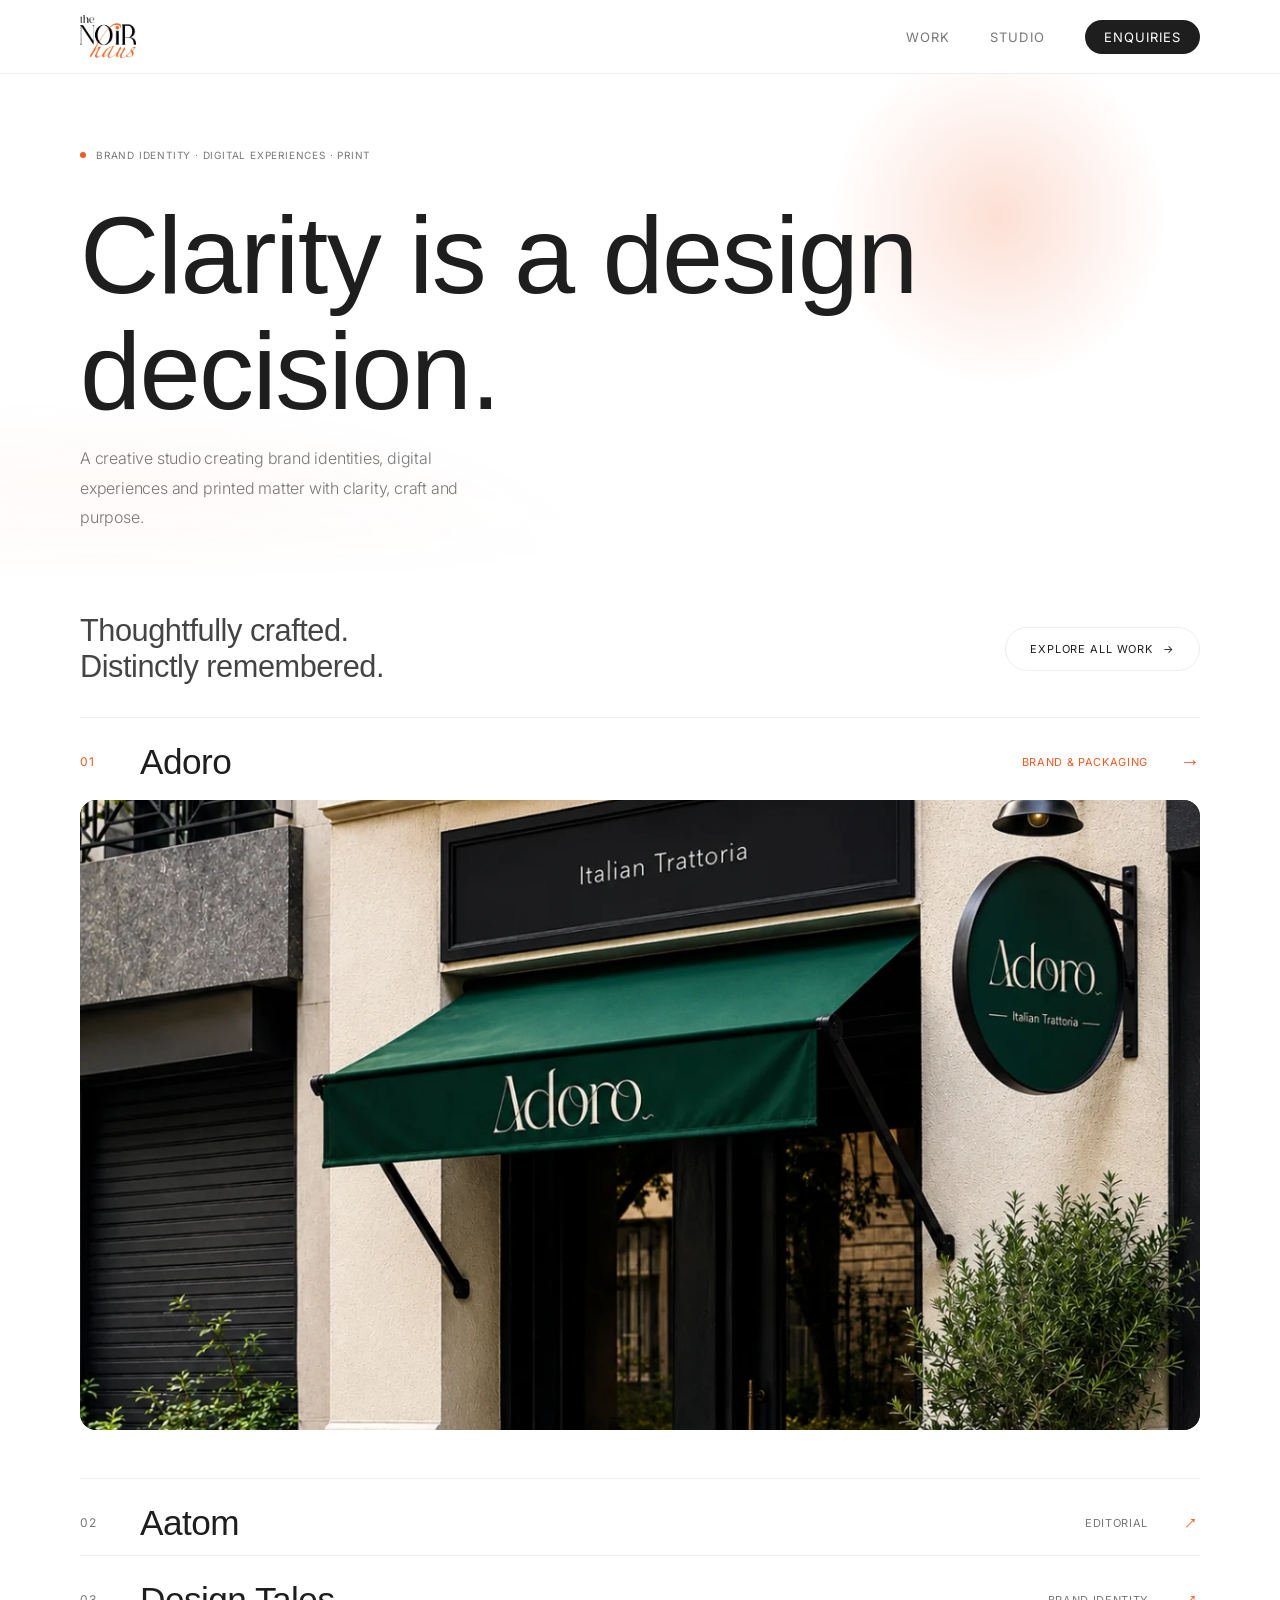
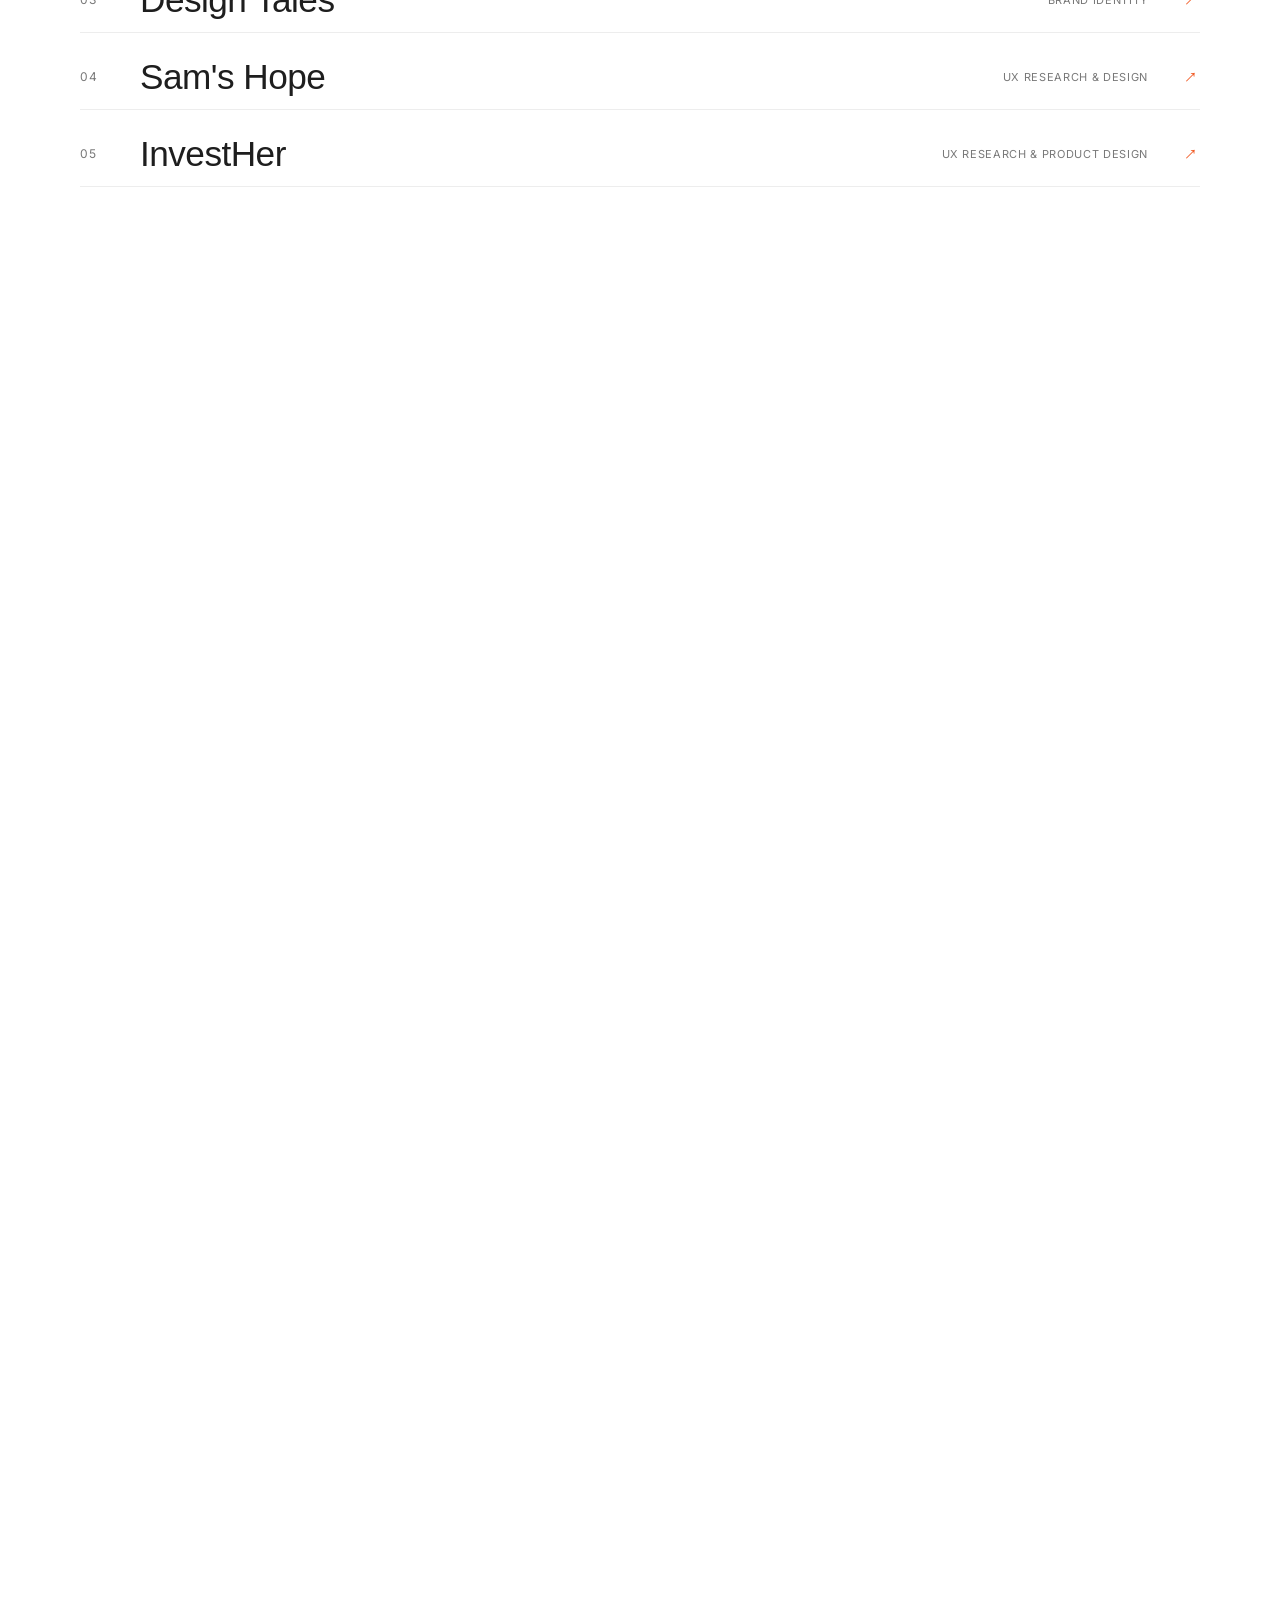
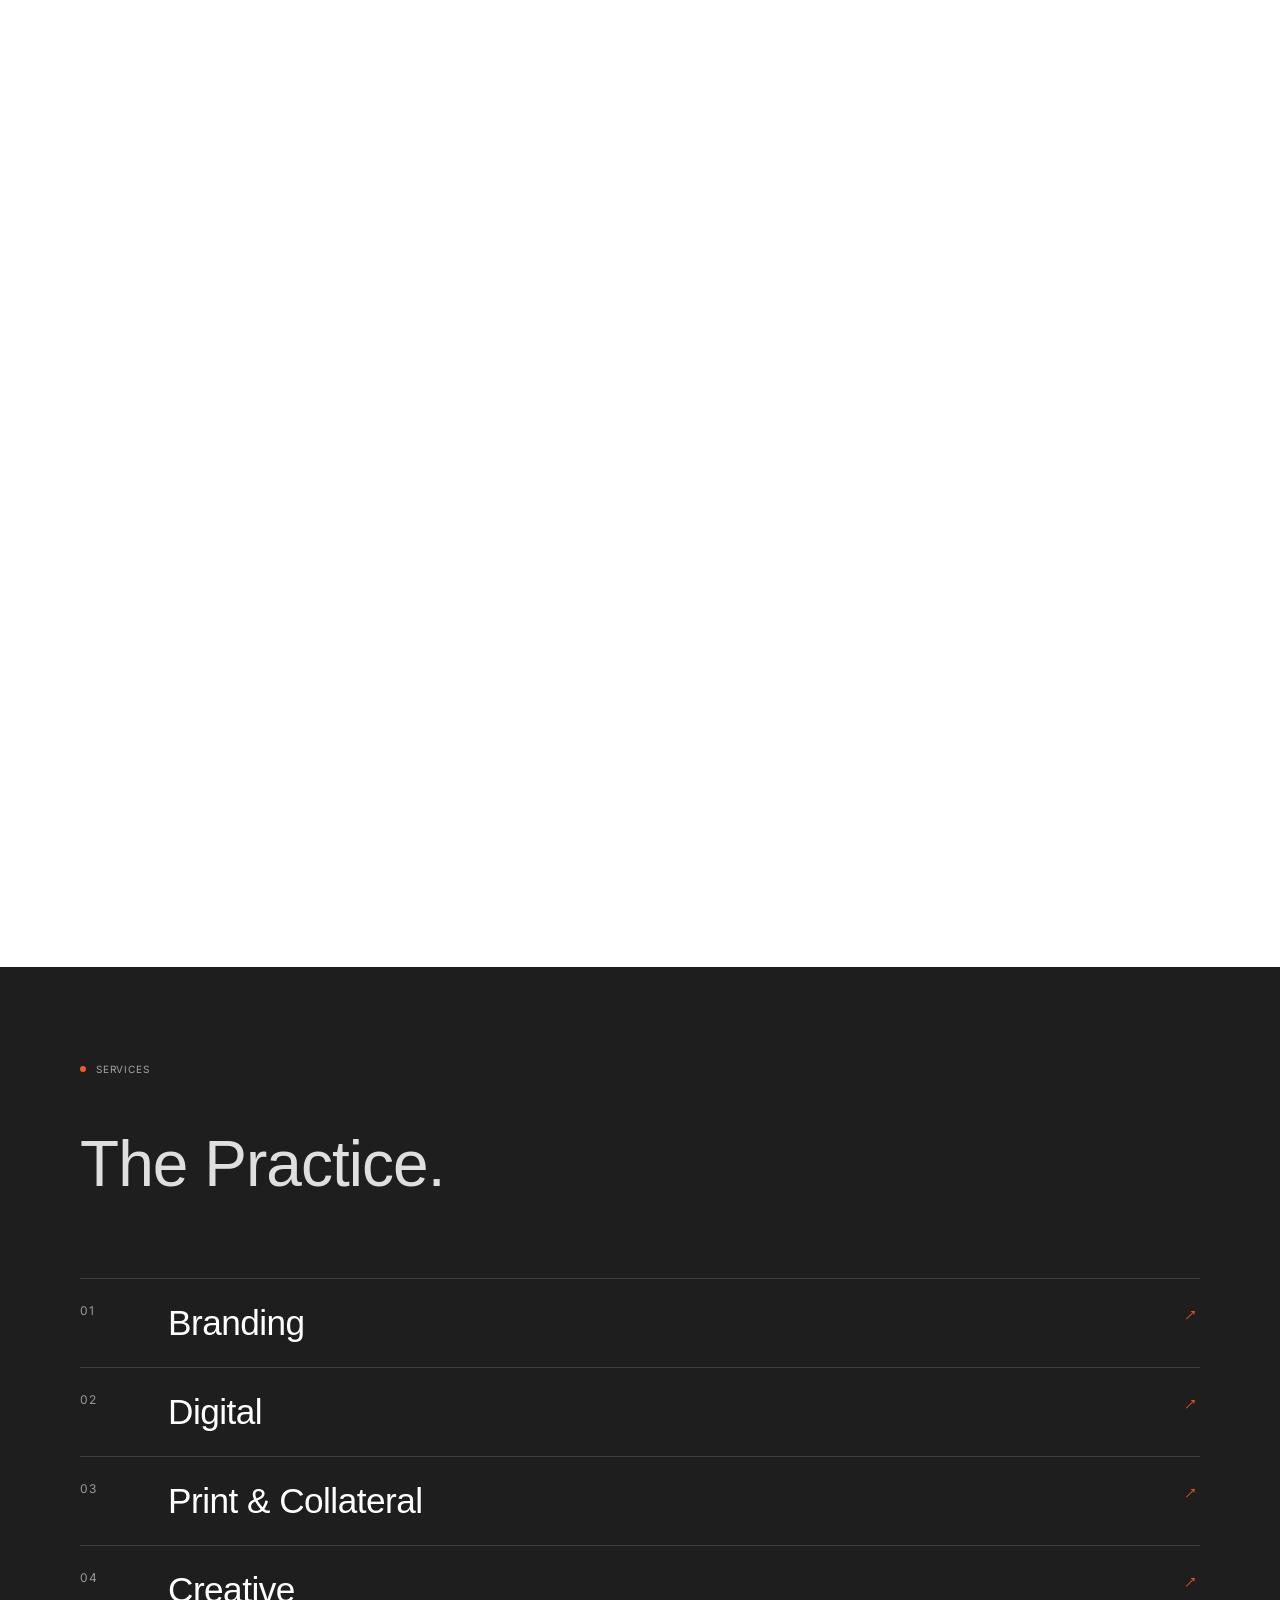
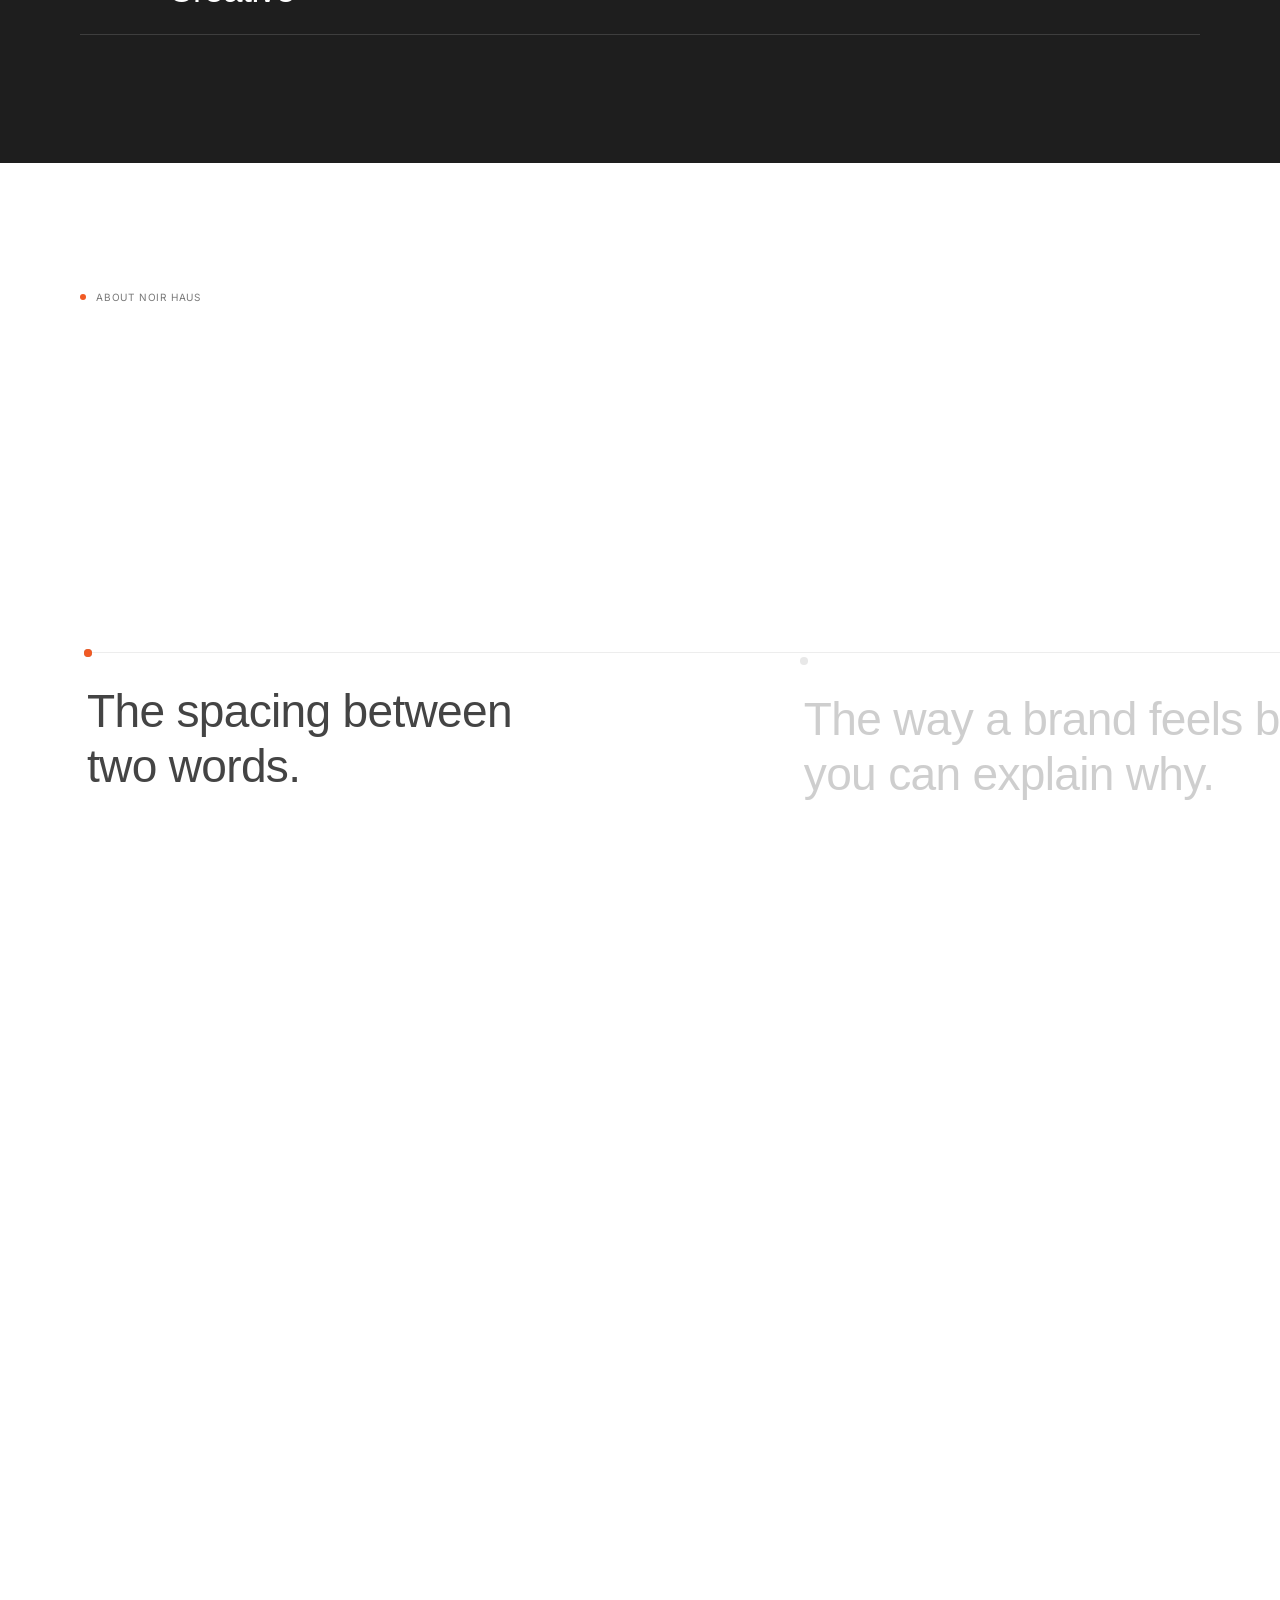
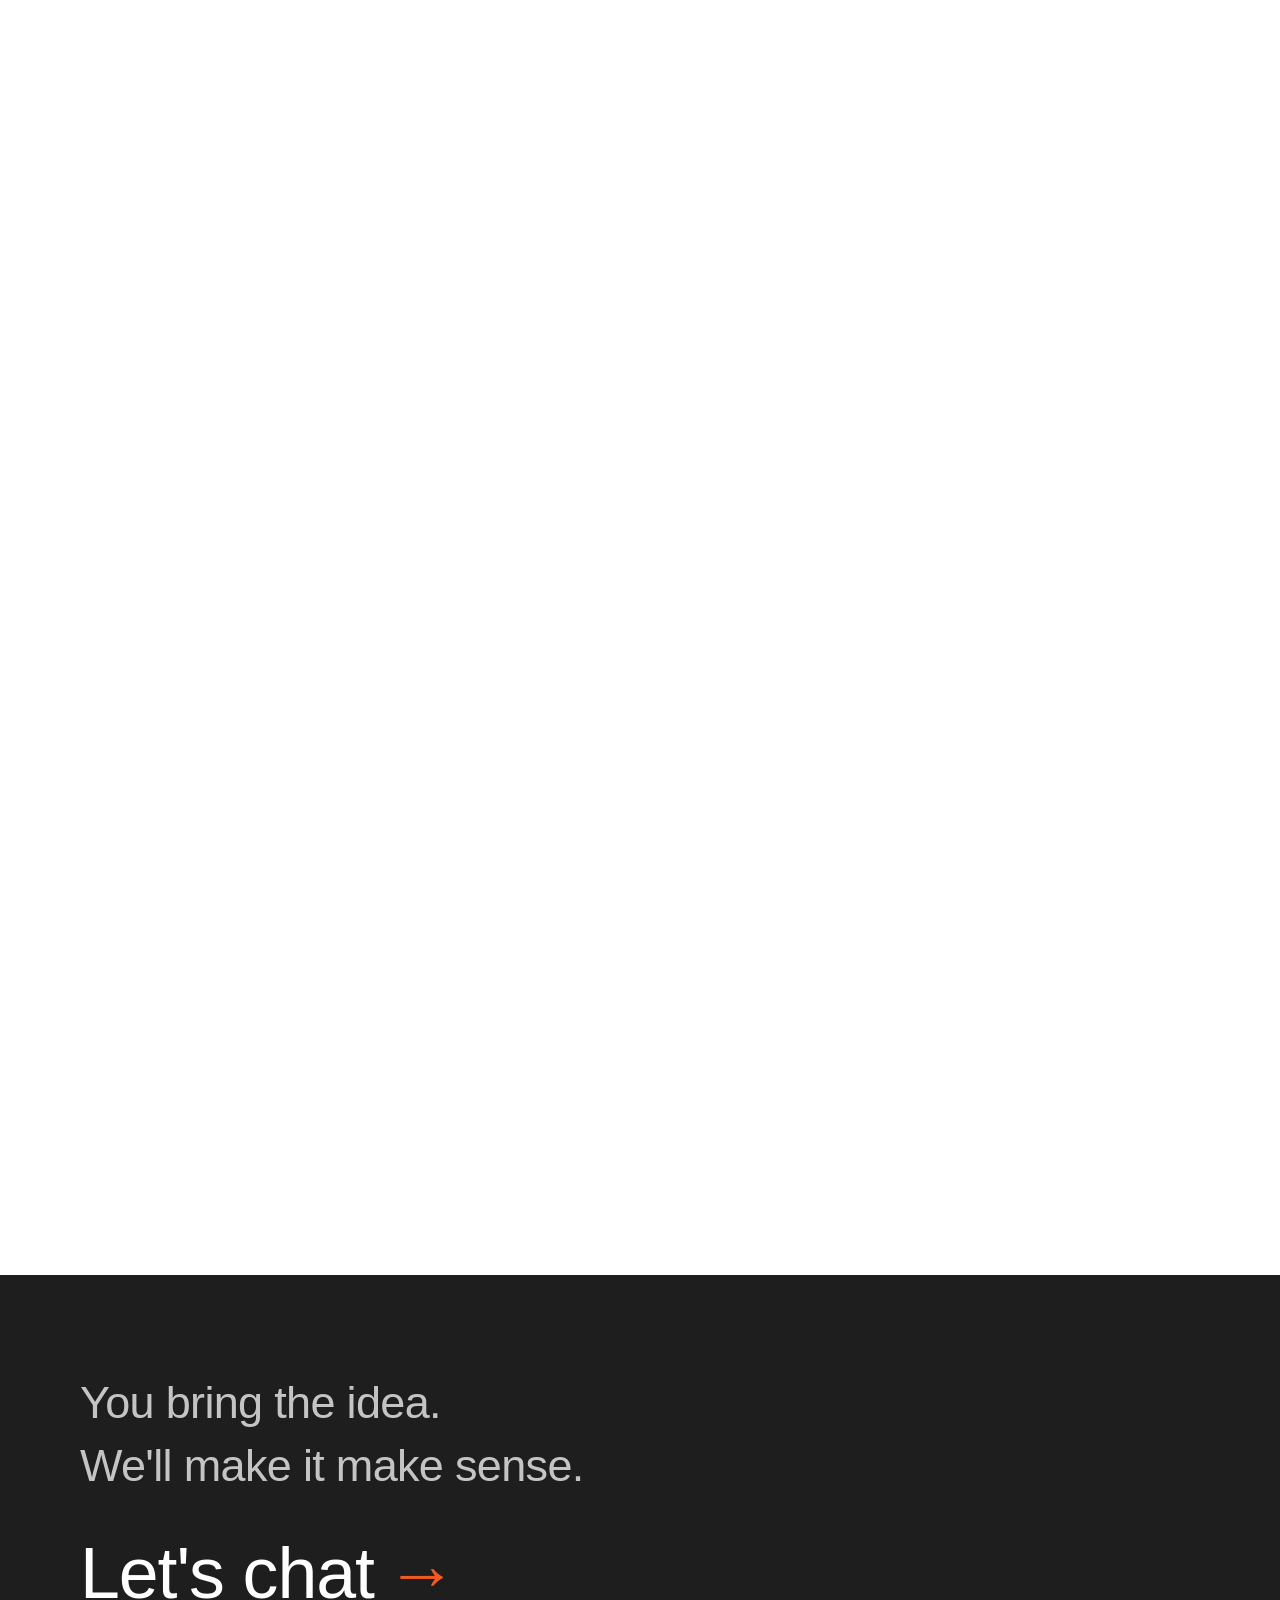
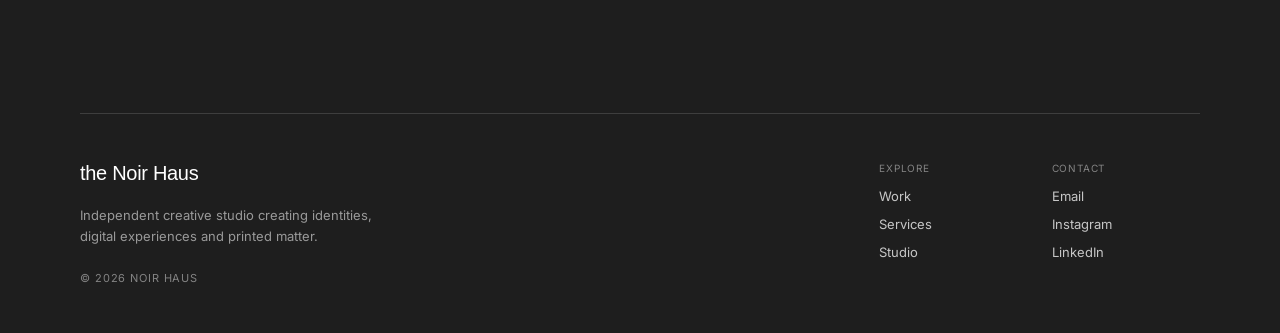
<file: project/index.html>
<!DOCTYPE html>
<html lang="en">
<head>
<meta charset="UTF-8">
<meta name="viewport" content="width=device-width, initial-scale=1">
<title>The Noir Haus — Homepage Hero</title>
<link rel="stylesheet" href="_ds/the-noir-haus-design-system-ba36cd91-7f9a-45d4-92bb-fae37fb37674/tokens/colors.css">
<link rel="stylesheet" href="_ds/the-noir-haus-design-system-ba36cd91-7f9a-45d4-92bb-fae37fb37674/tokens/typography.css">
<link rel="stylesheet" href="_ds/the-noir-haus-design-system-ba36cd91-7f9a-45d4-92bb-fae37fb37674/tokens/spacing.css">
<link rel="stylesheet" href="_ds/the-noir-haus-design-system-ba36cd91-7f9a-45d4-92bb-fae37fb37674/tokens/effects.css">
<style>
*{box-sizing:border-box;margin:0;padding:0}
html,body{background:var(--bg-page);color:var(--text-primary);font-family:var(--font-sans)}
body{min-height:100vh;display:flex;flex-direction:column;position:relative;overflow-x:hidden}
main.hero{position:relative;overflow:hidden;isolation:isolate}
main.hero::before{content:"";position:absolute;inset:0;z-index:-1;pointer-events:none;background:radial-gradient(circle 260px at var(--mx,78%) var(--my,28%),color-mix(in oklch,var(--accent) 19%,transparent) 0%,transparent 65%),radial-gradient(55% 45% at 8% 95%,color-mix(in oklch,var(--accent) 5%,transparent) 0%,transparent 70%);transition:background-position .3s ease-out;-webkit-mask-image:linear-gradient(to bottom,#000 0,#000 calc(100% - 110px),transparent 100%);mask-image:linear-gradient(to bottom,#000 0,#000 calc(100% - 110px),transparent 100%)}
header.site,main.hero{position:relative;z-index:1}
a{color:inherit;text-decoration:none}
.grid{display:grid;grid-template-columns:repeat(12,1fr);gap:var(--space-5);max-width:var(--container-max);width:100%;margin:0 auto;padding:0 60px}
@keyframes reveal{from{opacity:0;transform:translateY(8px)}to{opacity:1;transform:translateY(0)}}
.reveal{opacity:0;animation:reveal .6s cubic-bezier(.16,.8,.24,1) forwards}

header.site{padding:14px 0;border-bottom:1px solid var(--border-subtle);position:sticky;top:0;background:var(--bg-page);z-index:30;transform:translateY(0);transition:transform .5s cubic-bezier(.16,.8,.24,1)}
header.site.nav-hidden{transform:translateY(-100%)}
header.site .grid{align-items:center}
.logo{grid-column:1 / 5;display:flex;align-items:center}
.logo img{height:57px;width:auto;display:block}
nav.primary{grid-column:9 / 13;display:flex;align-items:center;justify-content:flex-end;gap:40px}
nav.primary a{position:relative;font-size:13px;font-weight:var(--fw-regular);letter-spacing:var(--ls-wide);text-transform:uppercase;color:var(--text-secondary);transition:color .5s cubic-bezier(.16,.8,.24,1),letter-spacing .5s cubic-bezier(.16,.8,.24,1)}
nav.primary a::after{content:"";position:absolute;left:0;right:0;bottom:-6px;width:4px;height:4px;margin:0 auto;border-radius:50%;background:var(--accent);opacity:0;transform:scale(.4);transition:opacity .5s cubic-bezier(.16,.8,.24,1),transform .5s cubic-bezier(.16,.8,.24,1)}
nav.primary a:hover,nav.primary a:active{color:var(--accent);text-shadow:0 0 .35px currentColor,0 0 .35px currentColor}
.nav-cta{border:1px solid var(--border-strong);padding:8px 18px;border-radius:240px;background:var(--noir-950);color:#fff!important;transition:background .5s cubic-bezier(.16,.8,.24,1)}
.nav-cta::after{display:none}
.nav-cta:hover,.nav-cta:active{background:var(--accent);border-color:var(--accent);color:#fff!important}
.scroll-top{position:fixed;right:24px;bottom:24px;width:48px;height:48px;border-radius:50%;background:var(--noir-950);border:1px solid var(--border-strong);color:#fff;display:flex;align-items:center;justify-content:center;cursor:pointer;z-index:40;opacity:0;visibility:hidden;transform:translateY(8px);transition:opacity .4s cubic-bezier(.16,.8,.24,1),transform .4s cubic-bezier(.16,.8,.24,1),background .4s cubic-bezier(.16,.8,.24,1)}
.scroll-top.visible{opacity:1;visibility:visible;transform:translateY(0)}
.scroll-top:hover{background:var(--accent);border-color:var(--accent)}
.scroll-top:active{opacity:.8}
.scroll-top svg{width:18px;height:18px}
@media (max-width:640px){.scroll-top{right:16px;bottom:16px;width:44px;height:44px}}
nav.primary a:hover::after,nav.primary a:active::after{opacity:1;transform:scale(1)}
nav.primary a:active{opacity:.8}
.menu-toggle{display:none;grid-column:12/13;justify-self:end;width:32px;height:22px;position:relative;background:none;border:none;padding:0;cursor:pointer;z-index:21}
.menu-toggle span{position:absolute;left:6px;top:10px;width:20px;height:2px;background:var(--text-primary);transition:transform .35s cubic-bezier(.16,.8,.24,1),opacity .35s cubic-bezier(.16,.8,.24,1),background .35s}
.menu-toggle span::before,.menu-toggle span::after{content:"";position:absolute;left:0;height:2px;background:var(--text-primary);transition:transform .35s cubic-bezier(.16,.8,.24,1),width .35s,left .35s}
.menu-toggle span::before{top:-8px;width:26px;left:-4px}
.menu-toggle span::after{top:8px;width:16px;left:2px}
.menu-toggle.open span{background:transparent}
.menu-toggle.open span::before{top:0;left:-6px;width:24px;transform:rotate(45deg)}
.menu-toggle.open span::after{top:0;left:-6px;width:24px;transform:rotate(-45deg)}
.menu-toggle.open span::before,.menu-toggle.open span::after{background:var(--text-primary)}

main.hero{flex:1;display:flex;flex-direction:column;justify-content:flex-start;padding:calc(var(--space-9)*.7) 0 var(--space-7)}
section.work{padding:var(--space-6) 0 0;position:relative;z-index:1}
section.work>.grid{padding-bottom:var(--space-9)}
section.work>section.services{width:100%;max-width:100%;margin-left:0}
.work-head{grid-column:1/13;display:flex;align-items:baseline;justify-content:space-between;padding-top:var(--space-5);padding-bottom:0}
.work-eyebrow{font-size:10px;letter-spacing:var(--ls-wide);text-transform:uppercase;color:var(--text-secondary);display:flex;align-items:center;gap:10px}
.work-eyebrow .dot{width:6px;height:6px;border-radius:50%;background:var(--accent);flex:none}
.work-tagline-row{grid-column:1/13;display:flex;align-items:center;justify-content:space-between;gap:var(--space-6);padding-bottom:0}
.work-tagline{font-family:var(--font-display);font-weight:var(--fw-regular);font-size:clamp(1.4rem,2.4vw,2rem);letter-spacing:var(--ls-heading);color:var(--text-primary);max-width:640px}
.explore-btn{display:inline-flex;align-items:center;gap:10px;font-size:11px;letter-spacing:var(--ls-wide);text-transform:uppercase;color:var(--text-primary);border:1px solid var(--border-subtle);padding:14px 24px;border-radius:999px;transition:background .3s,color .3s,border-color .3s;flex:none}
.explore-btn:hover{background:var(--accent);border-color:var(--accent);color:var(--bg-page)}
.work-list{grid-column:1/13}
section.work .grid{row-gap:var(--space-6)}
.proj{border-top:1px solid var(--border-subtle);position:relative}
.work-list .proj:last-child{border-bottom:1px solid var(--border-subtle)}
.proj-head{display:flex;align-items:center;gap:32px;padding:var(--space-5) 60px var(--space-3);cursor:pointer;position:sticky;top:0;background:var(--bg-page);z-index:1;margin:0 -60px;width:calc(100% + 120px)}
.proj-head .idx{font-size:12px;color:var(--text-secondary);letter-spacing:var(--ls-wide);width:28px;flex:none;transition:color .5s cubic-bezier(.16,.8,.24,1)}
.proj-head .name{font-family:var(--font-display);font-weight:var(--fw-regular);font-size:clamp(1.3rem,3vw,2.2rem);letter-spacing:var(--ls-heading);color:var(--text-primary);flex:1;transition:color .5s cubic-bezier(.16,.8,.24,1)}
.proj-head .cat{font-size:11px;letter-spacing:.06em;text-transform:uppercase;color:var(--text-secondary);white-space:nowrap;flex:none;transition:color .5s cubic-bezier(.16,.8,.24,1)}
.proj-head .arrow{font-family:var(--font-display);font-size:20px;color:var(--accent);transform:rotate(-45deg);transition:transform .5s cubic-bezier(.16,.8,.24,1);flex:none}
.proj-head:hover .arrow{transform:rotate(0deg)}
.proj.open .idx{color:var(--accent)}
.proj.open .cat{color:var(--accent)}
.proj.open .arrow{transform:rotate(0deg)}
.proj-body{display:grid;grid-template-rows:1fr}
.proj-body-inner{min-height:0;overflow:hidden;max-height:0;transition:max-height .6s cubic-bezier(.16,.8,.24,1)}
.proj-detail{display:grid;grid-template-columns:repeat(12,1fr);gap:var(--space-6);align-items:start;padding-bottom:var(--space-7);padding-top:6px}
.proj-detail .media image-slot,.proj-detail .media img{border-radius:16px;overflow:hidden}
.proj-detail .media{grid-column:1/13;aspect-ratio:16/9;overflow:hidden;border-radius:16px;background:var(--pbg,transparent);opacity:0;transform:translateY(16px);transition:opacity .6s cubic-bezier(.16,.8,.24,1),transform .6s cubic-bezier(.16,.8,.24,1)}
.proj.open .proj-detail .media{opacity:1;transform:translateY(0)}
.hero .grid{row-gap:56px;align-content:start}
h1.headline{grid-column:1 / 12;font-family:var(--font-display);font-weight:var(--fw-regular);font-size:110px;line-height:var(--lh-tight);letter-spacing:var(--ls-heading);color:var(--text-primary);max-width:16ch;position:relative;isolation:isolate}
p.supporting{grid-column:1 / 6;font-size:16px;font-weight:300;letter-spacing:-0.2px;line-height:1.85;color:var(--text-secondary);max-width:42ch;margin-top:-40px}
.meta{grid-column:1 / 12;font-size:10px;letter-spacing:var(--ls-wide);text-transform:uppercase;color:var(--text-secondary);display:flex;align-items:center;gap:10px;margin-bottom:-28px}
.meta .dot{width:6px;height:6px;border-radius:50%;background:var(--accent);flex:none}

.links-row{grid-column:1 / 13;display:flex;justify-content:space-between;align-items:flex-end;padding-top:var(--space-6);margin-top:-40px}
.links-row .link{font-family:var(--font-display);font-weight:var(--fw-semibold);font-size:var(--fs-h4);letter-spacing:var(--ls-heading);display:inline-flex;align-items:baseline;gap:var(--space-2);position:relative;transition:color .6s cubic-bezier(.16,.8,.24,1)}
.links-row .link::after{content:"";position:absolute;left:0;bottom:-4px;width:100%;height:1px;background:var(--accent);transform:scaleX(0);transform-origin:left;transition:transform .6s cubic-bezier(.16,.8,.24,1)}
.links-row .link:hover{color:var(--accent)}
.links-row .link:hover::after{transform:scaleX(1)}
.links-row .link:active{opacity:.8}
.links-row .link .arrow{transition:transform .6s cubic-bezier(.16,.8,.24,1)}
.links-row .link:hover .arrow{transform:translateX(6px)}
.links-row .link.secondary{border-bottom:1px solid var(--border-strong);padding-bottom:2px}
.links-row .link.secondary:hover{border-color:var(--accent)}

@media (max-width:1024px){
.grid{gap:var(--space-4)}
header.site{padding:var(--space-5) 0}
.logo{grid-column:1/6}
nav.primary{grid-column:6/13;gap:var(--space-5)}
nav.primary a{font-size:12px}
main.hero{padding:calc(var(--space-9)*.7) 0 var(--space-4)}
section.work{padding:var(--space-5) 0 0}
section.work>.grid{padding-bottom:var(--space-8)}
.hero .grid{row-gap:var(--space-7)}
h1.headline{grid-column:1/13;max-width:20ch;font-size:calc(clamp(2.75rem,6.5vw,4.5rem) + 30px)}
p.supporting{grid-column:1/8;max-width:none}
.links-row{padding-top:var(--space-6)}
.links-row .link{font-size:var(--fs-h4)}
.proj-head{padding:var(--space-4) var(--space-4) var(--space-3);gap:20px;margin:0 calc(-1*var(--space-4));width:calc(100% + var(--space-4)*2)}
.proj-head .cat{display:none}
}

@media (max-width:640px){
:root{--mx:88%;--my:48%}
main.hero::before{background-position:0 0;background:radial-gradient(circle 260px at 88% 48%,color-mix(in oklch,var(--accent) 19%,transparent) 0%,transparent 65%),radial-gradient(55% 45% at 8% 95%,color-mix(in oklch,var(--accent) 5%,transparent) 0%,transparent 70%)}
.grid{gap:0;padding:0 var(--space-5)}
header.site{padding:var(--space-5) 0}
.logo{grid-column:1/9}
.logo img{height:35px}
.menu-toggle{display:block}
body.menu-open{overflow:hidden}
body.menu-open header.site{z-index:25}
nav.primary{position:fixed;top:0;left:0;right:0;height:66.67vh;z-index:20;background:#fff;display:flex;flex-direction:column;justify-content:center;align-items:flex-start;gap:0;padding:32px;visibility:hidden;opacity:0;transform:translateY(-12px);box-shadow:0 40px 80px -20px rgba(30,30,30,.35);transition:opacity .5s cubic-bezier(.16,.8,.24,1),transform .5s cubic-bezier(.16,.8,.24,1),visibility 0s linear .5s}
nav.primary.open{visibility:visible;opacity:1;transform:translateY(0);transition:opacity .5s cubic-bezier(.16,.8,.24,1),transform .5s cubic-bezier(.16,.8,.24,1)}
nav.primary a{color:var(--text-primary);font-size:32px;text-transform:none;letter-spacing:0;font-family:var(--font-display);padding:14px 0;width:100%;border-bottom:1px solid var(--border-subtle);opacity:0;transform:translateY(16px);transition:opacity .5s cubic-bezier(.16,.8,.24,1),transform .5s cubic-bezier(.16,.8,.24,1)}
nav.primary.open a{opacity:1;transform:translateY(0)}
nav.primary.open a:nth-child(1){transition-delay:.08s}
nav.primary.open a:nth-child(2){transition-delay:.15s}
nav.primary.open a:nth-child(3){transition-delay:.22s}
nav.primary.open a:nth-child(4){transition-delay:.29s}
.nav-cta{margin-top:24px;background:none;border:1px solid var(--border-strong);border-radius:240px;padding:12px 28px;width:auto;text-align:center;font-size:14px!important;color:var(--text-primary)!important}
.nav-cta:hover,.nav-cta:active{background:var(--accent);border-color:var(--accent)}
nav.primary a:not(.nav-cta)::after{left:auto;right:0;bottom:auto;top:50%;transform:translateY(-50%) scale(.4);margin:0}
nav.primary a[aria-current]:not(.nav-cta)::after{opacity:1;transform:translateY(-50%) scale(1)}
nav.primary a:not(.nav-cta):hover,nav.primary a:not(.nav-cta):active{color:var(--accent)}
nav.primary a:not(.nav-cta):hover::after,nav.primary a:not(.nav-cta):active::after{opacity:1;transform:translateY(-50%) scale(1)}
main.hero{padding:var(--space-8) 0;justify-content:flex-start}
.hero .grid{row-gap:var(--space-6)}
h1.headline{grid-column:1/13;max-width:none;font-size:calc(clamp(2.25rem,11vw,3rem) + 20px);letter-spacing:var(--ls-heading)}
p.supporting{grid-column:1/13;max-width:none;font-size:var(--fs-body);margin-top:-10px}
.links-row{grid-column:1/13;flex-direction:column;align-items:flex-start;gap:var(--space-5);padding-top:var(--space-6)}
.links-row .link{font-size:var(--fs-body-lg)}
.links-row .link.secondary{border-bottom:none;padding-bottom:0;color:var(--text-secondary)}
section.work{padding:var(--space-4) 0 0}
section.work>.grid{padding-bottom:var(--space-7)}
#work-runway{display:none!important;height:0!important}
.work-tagline-row{flex-direction:column;align-items:flex-start;gap:var(--space-4)}
.work-tagline{font-size:1.6rem;white-space:normal;max-width:none}
.work-tagline br{display:inline}
.explore-btn{font-size:10px;padding:10px 18px}
.proj-head{padding:var(--space-3) 0;gap:14px;margin:0;width:100%}
.proj-head .name{font-size:1.5rem}
.proj-detail{padding-bottom:var(--space-6);display:block;width:100%}
.proj-detail .media{width:100%;box-sizing:border-box;opacity:1!important;transform:none!important}
.proj-head{position:static;cursor:default}
.proj-body-inner{max-height:none!important;background:transparent;border-radius:0}
}
section.services{padding:var(--space-9) 0 var(--space-10);position:relative;z-index:1;background:var(--bg-inverse);width:100vw;margin-left:calc(50% - 50vw)}
.svc-label{grid-column:1/13;display:flex;align-items:center;gap:10px;font-size:10px;letter-spacing:var(--ls-wide);text-transform:uppercase;color:rgba(255,255,255,.6)}
.svc-label .dot{width:6px;height:6px;border-radius:50%;background:var(--accent);flex:none}
.svc-headline{grid-column:1/10;font-family:var(--font-display);font-weight:var(--fw-regular);font-size:clamp(2.4rem,5.4vw,4.6rem);line-height:var(--lh-tight);letter-spacing:var(--ls-heading);color:var(--text-on-dark);max-width:14ch;margin:var(--space-5) 0 var(--space-7)}
.svc-list{grid-column:1/13;border-top:1px solid rgba(255,255,255,.14)}
.svc-row{display:grid;grid-template-columns:64px minmax(0,1fr) 32px;align-items:start;gap:var(--space-5);cursor:pointer;padding:var(--space-5) 0;border-bottom:1px solid rgba(255,255,255,.14);position:relative;transition:padding-left .6s cubic-bezier(.16,.8,.24,1)}
.svc-row::before{content:"";position:absolute;left:0;right:0;top:0;bottom:0;background:var(--accent);opacity:0;transition:opacity .5s cubic-bezier(.16,.8,.24,1);pointer-events:none;z-index:-1}
.svc-row.is-open{padding-left:var(--space-3)}
.svc-num{font-size:12px;letter-spacing:var(--ls-wide);color:rgba(255,255,255,.55);transition:color .5s cubic-bezier(.16,.8,.24,1),transform .5s cubic-bezier(.16,.8,.24,1)}
.svc-row.is-open .svc-num{color:var(--accent)}
.svc-name{font-family:var(--font-display);font-weight:var(--fw-regular);font-size:clamp(1.3rem,3vw,2.2rem);letter-spacing:var(--ls-heading);color:var(--text-on-dark);transition:color .5s cubic-bezier(.16,.8,.24,1)}
.svc-main{min-width:0}
.svc-reveal{display:grid;grid-template-rows:0fr;opacity:0;transition:grid-template-rows .4s cubic-bezier(.16,.8,.24,1),opacity .32s cubic-bezier(.16,.8,.24,1)}
.svc-reveal>*{min-height:0;overflow:hidden}
.svc-row.is-open .svc-reveal{grid-template-rows:1fr;opacity:1}
.svc-points{list-style:none;display:flex;flex-direction:column;gap:6px;padding-top:var(--space-4);transform:translateY(-4px);transition:transform .4s cubic-bezier(.16,.8,.24,1)}
.svc-points li{display:flex;align-items:baseline;gap:10px;font-size:13px;font-weight:300;letter-spacing:.01em;line-height:1.5;color:rgba(255,255,255,.6)}
.svc-point-mark{width:4px;height:4px;border-radius:50%;background:rgba(255,255,255,.32);flex:none;align-self:center;margin-right:2px}
.svc-row.is-open .svc-points{transform:translateY(0)}
.svc-arrow{font-family:var(--font-display);font-size:20px;color:var(--accent);justify-self:end;transform:rotate(-45deg);transition:transform .5s cubic-bezier(.16,.8,.24,1)}
.svc-row.is-open .svc-arrow{transform:rotate(0deg) translateX(4px)}
.svc-row:active{opacity:.8}
.site-footer{background:var(--bg-inverse);width:100vw;margin-left:calc(50% - 50vw);position:relative;z-index:1;padding:var(--space-9) 0 var(--space-7);overflow:hidden}
.site-footer .grid{row-gap:0}
.ft-cta-row{grid-column:1/13;display:flex;justify-content:space-between;align-items:flex-end;gap:var(--space-6)}
.ft-cta{display:flex;align-items:baseline;gap:var(--space-3);width:fit-content;font-family:var(--font-display);font-weight:var(--fw-regular);letter-spacing:var(--ls-heading);font-size:clamp(2.6rem,5.6vw,4.8rem);color:var(--text-on-dark);transition:color .5s cubic-bezier(.16,.8,.24,1)}
.ft-cta .arrow{color:var(--accent);transition:transform .5s cubic-bezier(.16,.8,.24,1)}
.ft-cta:hover{color:var(--accent)}
.ft-cta:hover .arrow{transform:translateX(10px)}
.ft-cta:active{opacity:.8}
.ft-cta-sub{font-family:var(--font-display);font-weight:var(--fw-regular);font-size:clamp(1rem,1.6vw,1.3rem);line-height:1.4;letter-spacing:var(--ls-heading);color:rgba(255,255,255,.55);text-align:right;max-width:32ch}
.ft-divider{grid-column:1/13;border-top:1px solid rgba(255,255,255,.14);margin-top:var(--space-8)}
.ft-brand{grid-column:1/6;margin-top:var(--space-7);display:flex;flex-direction:column;gap:12px}
.ft-brand-name{font-family:var(--font-display);font-weight:var(--fw-regular);font-size:var(--fs-h4);letter-spacing:var(--ls-heading);color:var(--text-on-dark)}
.ft-brand-desc{font-size:13px;line-height:1.6;color:rgba(255,255,255,.55);max-width:38ch}
.ft-copy{font-size:11px;letter-spacing:var(--ls-wide);text-transform:uppercase;color:rgba(255,255,255,.45);margin-top:4px}
.ft-social{display:flex;gap:var(--space-5);margin-top:4px}
.ft-social a{font-size:11px;letter-spacing:var(--ls-wide);text-transform:uppercase;color:rgba(255,255,255,.75);transition:color .5s cubic-bezier(.16,.8,.24,1)}
.ft-social a:hover{color:var(--accent)}
.ft-group{grid-column:span 3;margin-top:var(--space-7);display:flex;flex-direction:column;gap:12px}
.ft-explore{grid-column:7/10}
.ft-contact{grid-column:10/13}
.ft-group-label{font-size:10px;letter-spacing:var(--ls-wide);text-transform:uppercase;color:rgba(255,255,255,.45);margin-bottom:2px}
.ft-group a{font-size:13px;color:rgba(255,255,255,.75);transition:color .5s cubic-bezier(.16,.8,.24,1);width:fit-content}
.ft-group a:hover{color:var(--accent)}
@media (min-width:1025px){
.ft-cta-sub{text-align:left;font-size:45px}
.ft-cta{width:488px;height:152px;align-items:center}
.ft-brand{gap:20px}
.ft-br{display:inline}
}
.ft-br{display:none}
@media (max-width:1024px){
.site-footer{padding:var(--space-8) 0 var(--space-6)}
.ft-cta-row{flex-direction:column;align-items:flex-start;gap:var(--space-4)}
.ft-cta-sub{text-align:left;max-width:60%;box-sizing:border-box;font-size:32px}
.ft-cta{width:fit-content;white-space:nowrap;font-size:clamp(40px,8.8vw,88px)}
.ft-brand{display:contents}
.ft-brand-name{grid-column:1/13;margin-top:var(--space-6);order:1;font-size:clamp(22px,3.4vw,28px)}
.ft-brand-desc{grid-column:1/13;order:2}
.ft-copy{grid-column:1/13;order:5;margin-top:var(--space-6)}
.ft-group-label{font-size:clamp(11px,1.5vw,13px)}
.ft-group a{font-size:clamp(15px,2vw,18px)}
.ft-explore{grid-column:1/7;margin-top:var(--space-6);order:3}
.ft-contact{grid-column:7/13;margin-top:var(--space-6);order:4}
section.services,section.about{padding:var(--space-8) 0 var(--space-9)}
.svc-headline{grid-column:1/13;max-width:18ch}
.svc-row{grid-template-columns:52px minmax(0,1fr) 28px;gap:var(--space-4);row-gap:var(--space-3)}
.svc-desc{grid-column:2/4}
.svc-arrow{grid-column:3;grid-row:1}
}
@media (max-width:640px){
section.services{padding:var(--space-7) 0 var(--space-8)}
.svc-headline{font-size:clamp(2rem,10vw,2.8rem);max-width:none;margin:var(--space-4) 0 var(--space-6)}
.svc-row{grid-template-columns:44px minmax(0,1fr) 24px;padding:var(--space-4) 0;min-height:64px}
.svc-name{font-size:1.5rem}
.svc-points li{font-size:12.5px}
.svc-row.is-open{padding-left:0}
}
section.about{padding:var(--space-9) 0 calc(var(--space-10)*.75);position:relative;z-index:1;background:var(--bg-page)}
.ab-label{grid-column:1/13;display:flex;align-items:center;gap:10px;font-size:10px;letter-spacing:var(--ls-wide);text-transform:uppercase;color:var(--text-secondary)}
.ab-label .dot{width:6px;height:6px;border-radius:50%;background:var(--accent);flex:none}
.ab-statement{grid-column:1/12;font-family:var(--font-display);font-weight:var(--fw-regular);font-size:clamp(2.6rem,6.6vw,5.6rem);line-height:1.04;letter-spacing:var(--ls-heading);color:var(--text-primary);margin:var(--space-5) 0 0}
section.about .grid{row-gap:var(--space-2)}
.ab-statement .ab-line{display:block;overflow:hidden}
.ab-statement .ab-line>span{display:block;transform:translateY(var(--ab-y,110%));opacity:var(--ab-o,0);will-change:transform}
.ab-scroll{position:relative;height:280vh}
.ab-pin{position:sticky;top:0;height:auto;display:flex;align-items:center;overflow:hidden;padding:var(--space-6) 0}
.ab-pin>.grid{align-content:center}
.ab-stage{grid-column:1/13;position:relative;height:clamp(300px,22vw,400px);width:100vw;margin-left:calc(50% - 50vw);overflow:hidden;margin-top:calc(var(--space-5)*.75)}
.ab-track{position:absolute;left:7px;top:100px;width:4200px;height:158px;display:flex;align-items:flex-start;will-change:transform}
.ab-rail{position:absolute;left:0;top:15px;height:1px;background:var(--border-subtle)}
.ab-rail-fill{display:block;width:100%;height:100%;background:var(--accent);transform:scaleX(var(--ab-fill,0));transform-origin:left center}
.ab-note{flex:none;width:56vw;max-width:720px;padding-right:var(--space-9);padding-top:var(--space-6);position:relative;top:15px;opacity:calc(.26 + .74 * var(--ab-act,0));transform:translateY(calc((1 - var(--ab-act,0)) * 8px))}
.ab-note::before,.ab-note::after{content:"";position:absolute;left:-3.5px;top:-3.5px;width:8px;height:8px;border-radius:50%}
.ab-note::before{background:var(--border-strong)}
.ab-note::after{background:var(--accent);opacity:var(--ab-act,0);transform:scale(calc(.6 + .4 * var(--ab-act,0)))}
.ab-note .t{font-family:var(--font-display);font-weight:var(--fw-regular);font-size:clamp(1.8rem,3.6vw,3.1rem);line-height:1.2;letter-spacing:var(--ls-heading);color:var(--text-primary);text-wrap:pretty}
.ab-note.is-payoff .t{color:var(--accent-500,var(--accent));max-width:660px}
@media (max-width:1024px){.ab-statement{grid-column:1/13}.ab-note{width:72vw}}
@media (max-width:640px){
section.about{padding:var(--space-7) 0 var(--space-8)}
.ab-statement{font-size:clamp(2rem,10.5vw,3rem);margin:var(--space-4) 0 0}
.ab-scroll{height:230vh}
.ab-pin{position:sticky;top:0;height:auto;padding:var(--space-6) 0;overflow:hidden;display:block;background:var(--bg-page)}
.ab-stage{position:static;height:auto;width:auto;margin-left:0;overflow:visible;margin-top:calc(var(--space-5)*1.3)}
.ab-track{position:static;width:auto;height:auto;flex-direction:column;padding:0 0 0 var(--space-5);gap:var(--space-6);transform:none!important}
.ab-rail{left:0;right:auto;top:6px;width:1px;height:auto}
.ab-rail-fill{transform:scaleY(var(--ab-fill,0));transform-origin:top center}
.ab-note{width:auto;max-width:none;padding-right:0;padding-top:0;top:0;opacity:calc(.12 + .88 * var(--ab-act,0))}
.ab-note::before,.ab-note::after{left:calc(-1 * var(--space-5) - 3.5px);top:6px}
.ab-note .t{font-size:1.5rem}
.ab-note{min-width:0}
.ab-note.is-payoff .t{width:100%!important;max-width:100%!important;box-sizing:border-box}
.site-footer{padding:var(--space-7) 0 var(--space-6)}
.ft-cta-sub{font-size:20px;max-width:none}
.ft-divider{margin-top:var(--space-6)}
.ft-brand{margin-top:var(--space-6);gap:10px}
.ft-brand-name{font-size:clamp(20px,5vw,24px)}
.ft-brand-desc{font-size:clamp(13px,3.4vw,14px)}
.ft-copy{padding-bottom:45px;font-size:11px;margin-top:var(--space-5)}
.ft-group-label{font-size:11px}
.ft-group a{font-size:clamp(14px,3.6vw,16px)}
.ft-explore,.ft-contact{grid-column:1/13;margin-top:var(--space-5)}
}
</style>
</head>
<body>
<header class="site">
<div class="grid">
<a class="logo" href="index.html" aria-label="The Noir Haus" style="height:45px"><img src="./asset-1-3000-msk4z5c7-dc0f.png" alt="The Noir Haus" style="width:56px;height:43px"></a>
<button class="menu-toggle" aria-label="Menu" aria-expanded="false"><span></span><span></span></button>
<nav class="primary">
<a href="Work.html">Work</a>
<a href="Studio.html">Studio</a>
<a class="nav-cta" href="Enquire.dc.html">Enquiries</a>
</nav>
</div>
</header>
<main class="hero" data-comment-anchor="54b031671c-main">
<div class="grid">
<div class="meta reveal" style="animation-delay:.1s"><span class="dot"></span>Brand Identity · Digital Experiences · Print</div>
<h1 class="headline reveal" style="animation-delay:.15s">Clarity is a design decision.</h1>
<p class="supporting reveal" style="animation-delay:.22s">A creative studio creating brand identities, digital experiences and printed matter with clarity, craft and purpose.</p>
</div>
</main>
<section class="work" id="work">
<div class="grid">
<div class="work-tagline-row" data-comment-anchor="ca86b76d29-div">
<div class="work-tagline" style="color:var(--noir-83)">Thoughtfully crafted.<br>Distinctly remembered.</div>
<a class="explore-btn" href="Work.html">Explore All Work<span class="arrow">→</span></a>
</div>
<div class="work-list">

<div class="proj" data-index="0" style="--pbg:#2E3A2C">
<a class="proj-head" href="Adoro.dc.html" aria-label="View Adoro" style="z-index:1"><span class="idx">01</span><span class="name">Adoro</span><span class="cat">Brand &amp; Packaging</span><span class="arrow">→</span></a>
<div class="proj-body"><div class="proj-body-inner"><div class="proj-detail">
<div class="media"><img src="w-adoro.webp" alt="Adoro — preview" style="width:100%;height:100%;object-fit:cover;object-position:50% 36.513%"></div>
</div></div></div>
</div>

<div class="proj" data-index="1" style="--pbg:#142B5C">
<a class="proj-head" href="AATOM - Project Page.dc.html" aria-label="View Aatom" style="z-index:2"><span class="idx">02</span><span class="name">Aatom</span><span class="cat">Editorial</span><span class="arrow">→</span></a>
<div class="proj-body"><div class="proj-body-inner"><div class="proj-detail">
<div class="media"><img src="w-3.webp" alt="AATOM — preview" style="width:100%;height:100%;object-fit:cover;object-position:50% 56.628%"></div>
</div></div></div>
</div>

<div class="proj" data-index="2" style="--pbg:#241214">
<a class="proj-head" href="Design Tales.dc.html" aria-label="View Design Tales" style="z-index:3"><span class="idx">03</span><span class="name">Design Tales</span><span class="cat">Brand Identity</span><span class="arrow">→</span></a>
<div class="proj-body"><div class="proj-body-inner"><div class="proj-detail">
<div class="media"><img src="w-0.webp" alt="Design Tales — preview" style="width:100%;height:100%;object-fit:cover;object-position:50% 50%"></div>
</div></div></div>
</div>

<div class="proj" data-index="3" style="--pbg:#6B5F49">
<a class="proj-head" href="Sam's Hope.dc.html" aria-label="View Sam's Hope" style="z-index:4"><span class="idx">04</span><span class="name">Sam's Hope</span><span class="cat">UX Research &amp; Design</span><span class="arrow">→</span></a>
<div class="proj-body"><div class="proj-body-inner"><div class="proj-detail">
<div class="media"><img src="assets/samshope/macbook.png" alt="Sam's Hope — preview" style="width:100%;height:100%;object-fit:cover;object-position:50% 50%"></div>
</div></div></div>
</div>

<div class="proj" data-index="4" style="--pbg:#3E2A20">
<div class="proj-head" aria-label="View InvestHer" style="z-index:5"><span class="idx">05</span><span class="name">InvestHer</span><span class="cat">UX Research &amp; Product Design</span><span class="arrow">→</span></div>
<div class="proj-body"><div class="proj-body-inner"><div class="proj-detail">
<div class="media"><img src="assets/investher/cover.webp" alt="InvestHer — preview" style="width:100%;height:100%;object-fit:cover;object-position:50% 50%"></div>
</div></div></div>
</div>

</div>
</div>
<section class="services" id="services">
<div class="grid">
<div class="svc-label"><span class="dot"></span>Services</div>
<h2 class="svc-headline" style="color:#FFFFFFDB;font-size:64px">The Practice.</h2>
<div class="svc-list">
<div class="svc-row" role="button" tabindex="0" aria-expanded="false"><span class="svc-num">01</span><div class="svc-main"><span class="svc-name">Branding</span><div class="svc-reveal"><div><ul class="svc-points"><li><span class="svc-point-mark"></span>Logo Design</li><li><span class="svc-point-mark"></span>Visual Identity</li><li><span class="svc-point-mark"></span>Brand Guidelines</li></ul></div></div></div><span class="svc-arrow">→</span></div>
<div class="svc-row" role="button" tabindex="0" aria-expanded="false"><span class="svc-num">02</span><div class="svc-main"><span class="svc-name">Digital</span><div class="svc-reveal"><div><ul class="svc-points"><li><span class="svc-point-mark"></span>UX/UI Design</li><li><span class="svc-point-mark"></span>Website Design</li><li><span class="svc-point-mark"></span>Digital Products</li></ul></div></div></div><span class="svc-arrow">→</span></div>
<div class="svc-row" role="button" tabindex="0" aria-expanded="false"><span class="svc-num">03</span><div class="svc-main"><span class="svc-name">Print &amp; Collateral</span><div class="svc-reveal"><div><ul class="svc-points"><li><span class="svc-point-mark"></span>Brochures &amp; Banners</li><li><span class="svc-point-mark"></span>Pitch Decks</li><li><span class="svc-point-mark"></span>Invitations &amp; Stationery</li></ul></div></div></div><span class="svc-arrow">→</span></div>
<div class="svc-row" role="button" tabindex="0" aria-expanded="false"><span class="svc-num">04</span><div class="svc-main"><span class="svc-name">Creative</span><div class="svc-reveal"><div><ul class="svc-points"><li><span class="svc-point-mark"></span>Social Media</li><li><span class="svc-point-mark"></span>Illustration</li><li><span class="svc-point-mark"></span>Art Direction</li></ul></div></div></div><span class="svc-arrow">→</span></div>
</div>
</div>
</section>
</section>
<section class="about" id="about">
<div class="ab-scroll"><div class="ab-pin">
<div class="grid">
<div class="ab-label"><span class="dot"></span>About Noir Haus</div>
<h2 class="ab-statement">
<span class="ab-line"><span>We notice things.</span></span>
<span class="ab-line"><span>Then we can't unsee them.</span></span>
</h2>
<div class="ab-stage"><div class="ab-track">
<div class="ab-rail"><span class="ab-rail-fill"></span></div>
<div class="ab-note"><p class="t" style="color:var(--noir-83)">The spacing between two words.</p></div>
<div class="ab-note"><p class="t" style="color:var(--noir-83)">The way a brand feels before you can explain why.</p></div>
<div class="ab-note"><p class="t" style="color:var(--noir-83)">The click that feels obvious.</p></div>
<div class="ab-note"><p class="t" style="color:var(--noir-83)">The piece of print you don't want to throw away.</p></div>
<div class="ab-note is-payoff"><p class="t" style="width:706px;height:102px">That's the stuff we obsess over.</p></div>
</div></div>
</div>
</div></div>
</section>
<footer class="site-footer">
<div class="grid">
<div class="ft-cta-row">
<p class="ft-cta-sub" style="color: #FFFFFFBD">You bring the idea.<br>We'll make it make sense.</p>
</div>
<a class="ft-cta" href="mailto:thenoirhaus@outlook.in" target="_blank" rel="noopener noreferrer">Let's chat<span class="arrow">→</span></a>
<div class="ft-divider"></div>
<div class="ft-brand">
<p class="ft-brand-name">the Noir Haus</p>
<p class="ft-brand-desc">Independent creative studio creating identities, digital experiences and printed matter.</p>
<p class="ft-copy">© 2026 Noir Haus</p>
</div>
<nav class="ft-group ft-explore">
<p class="ft-group-label">Explore</p>
<a href="Work.html">Work</a><a href="#services">Services</a><a href="Studio.html">Studio</a>
</nav>
<nav class="ft-group ft-contact">
<p class="ft-group-label">Contact</p>
<a href="mailto:thenoirhaus@outlook.in" target="_blank" rel="noopener noreferrer">Email</a><a href="https://www.instagram.com/thenoirhaus/" target="_blank" rel="noopener noreferrer">Instagram</a><a href="https://www.linkedin.com/in/riya-patel-103ab422a/" target="_blank" rel="noopener noreferrer">LinkedIn</a>
</nav>
</div>
</footer>
<script>const __mt=document.querySelector('.menu-toggle');if(__mt)__mt.addEventListener('click',function(){const n=document.querySelector('nav.primary');const open=n.classList.toggle('open');this.classList.toggle('open',open);this.setAttribute('aria-expanded',open);document.body.classList.toggle('menu-open',open)});document.querySelectorAll('nav.primary a').forEach(a=>a.addEventListener('click',()=>{const n=document.querySelector('nav.primary'),t=document.querySelector('.menu-toggle');if(!n||!n.classList.contains('open'))return;n.classList.remove('open');if(t){t.classList.remove('open');t.setAttribute('aria-expanded','false')}document.body.classList.remove('menu-open')}));const __heroEl=document.querySelector('main.hero');document.addEventListener('mousemove',e=>{if(window.innerWidth<=640||!__heroEl)return;const r=__heroEl.getBoundingClientRect();__heroEl.style.setProperty('--mx',((e.clientX-r.left)/r.width*100)+'%');__heroEl.style.setProperty('--my',((e.clientY-r.top)/r.height*100)+'%')});
const __header=document.querySelector('header.site');
let __lastY=window.scrollY,__navTicking=false;
function __navScroll(){
if(!__header){__navTicking=false;document.documentElement.style.setProperty('--work-pin-top','0px');return}
__navTicking=false;
const y=window.scrollY;
const delta=y-__lastY;
if(y<=8){__header.classList.remove('nav-hidden')}
else if(delta>24){__header.classList.add('nav-hidden');__lastY=y}
else if(delta<-90){__header.classList.remove('nav-hidden');__lastY=y}
document.documentElement.style.setProperty('--work-pin-top',__header.classList.contains('nav-hidden')?'0px':__header.offsetHeight+'px');
}
window.addEventListener('scroll',()=>{if(!__navTicking){__navTicking=true;requestAnimationFrame(__navScroll)}},{passive:true});
__navScroll();
const projects=[...document.querySelectorAll('.proj')];
const workList=document.querySelector('.work-list');
const TRIGGER=140;
const runway=document.createElement('div');
runway.id='work-runway';
runway.style.cssText='height:0;pointer-events:none';
const pinWrap=document.createElement('div');
pinWrap.id='work-pin';
pinWrap.style.cssText='grid-column:1/-1;position:relative';
workList.parentElement.insertBefore(pinWrap,workList);
pinWrap.appendChild(workList);
pinWrap.appendChild(runway);
const __pin=document.createElement('style');
__pin.textContent='@media(min-width:641px){html,body{overflow-x:clip}html,#work-pin,#work-runway,.work-list,.proj,.proj-body,.proj-body-inner{overflow-anchor:none}.work-list{position:sticky;top:var(--work-pin-top,0px);transition:top .35s cubic-bezier(.16,.8,.24,1)}}';
document.head.appendChild(__pin);
let SLOT=800,runwayBase=0,maxNatural=0;
function sizeRunway(){
if(window.innerWidth<=640){runway.style.height='0px';runwayBase=0;return}
maxNatural=Math.max(160,...projects.map((p,i)=>natural(i)));
runwayBase=Math.max(0,Math.ceil((projects.length-1)*SLOT+maxNatural));
runway.style.height=runwayBase+'px';
}
let headHeights=[],collapsedTop=[],naturals=[],activeIndex=-1;
function natural(i){const d=projects[i].querySelector('.proj-detail');return d?d.offsetHeight:0}
function measure(){
const listTop=pinWrap.getBoundingClientRect().top+window.scrollY;
let cum=listTop;
projects.forEach((p,i)=>{
headHeights[i]=p.querySelector('.proj-head').offsetHeight;
collapsedTop[i]=cum;
cum+=headHeights[i];
naturals[i]=natural(i);
});
}
function clamp01(v){return v<0?0:v>1?1:v}
function openAmounts(){
const n=projects.length,y=window.scrollY+TRIGGER,a=new Array(n).fill(0);
const u=(y-collapsedTop[0])/SLOT;
if(u<=0){a[0]=1;return a}
if(u>=n-1){a[n-1]=1;return a}
const k=Math.min(n-1,Math.floor(u)+1);
const f=clamp01(u-(k-1));
a[k-1]=1-f;a[k]=f;
a.closing=k-1;
return a;
}
function render(){
const t=openAmounts();let dominant=0,best=-1;
for(let i=0;i<t.length;i++){if(t[i]>best){best=t[i];dominant=i}}
projects.forEach((p,i)=>{
const inner=p.querySelector('.proj-body-inner');
const media=p.querySelector('.proj-detail .media');
inner.style.transition='none';
inner.style.maxHeight=(natural(i)*t[i])+'px';
if(media){const m=clamp01((t[i]-.15)/.85);media.style.transition='none';media.style.opacity=1;const shift=i===t.closing?-(1-t[i])*72:16*(1-m);media.style.transform='translateY('+shift.toFixed(2)+'px)'}
p.classList.toggle('open',i===dominant);
});
activeIndex=dominant;
let shown=0;
for(let i=0;i<t.length;i++)shown+=natural(i)*t[i];
runway.style.height=Math.max(0,runwayBase+maxNatural-shown)+'px';
}
let sizedW=-1;
function ensure(){
if(window.innerWidth<=640)return false;
if(sizedW!==window.innerWidth){sizedW=window.innerWidth;measure();sizeRunway()}
return true;
}
function onScroll(){
if(!ensure())return;
render();
}
ensure();
onScroll();
window.addEventListener('load',()=>{sizedW=-1;onScroll()});
requestAnimationFrame(()=>{sizedW=-1;onScroll()});
if(document.fonts&&document.fonts.ready){document.fonts.ready.then(()=>{sizedW=-1;onScroll()})}
if(window.ResizeObserver){let lastRoW=document.documentElement.clientWidth;const ro=new ResizeObserver(()=>{const w=document.documentElement.clientWidth;if(w===lastRoW)return;lastRoW=w;sizedW=-1;onScroll()});ro.observe(document.documentElement)}
projects.forEach(p=>{const im=p.querySelectorAll('img');im.forEach(x=>x.addEventListener('load',()=>{sizedW=-1;onScroll()},{once:true}))});
let __workTicking=false;
function __requestWorkUpdate(){if(!__workTicking){__workTicking=true;requestAnimationFrame(()=>{__workTicking=false;onScroll()})}}
__requestWorkUpdate();
window.addEventListener('scroll',onScroll,{passive:true});
window.addEventListener('resize',()=>{
sizedW=-1;
onScroll();
});
const __svcList=document.querySelector('.svc-list');
if(__svcList){
const __rows=[...__svcList.querySelectorAll('.svc-row')];
let __locked=null;
const __open=r=>{__rows.forEach(x=>{const on=x===r;x.classList.toggle('is-open',on);x.setAttribute('aria-expanded',on)})};
const __hoverable=matchMedia('(hover:hover) and (pointer:fine)');
__rows.forEach(r=>{
r.addEventListener('mouseenter',()=>{if(__hoverable.matches&&!__locked)__open(r)});
r.addEventListener('click',()=>{if(__locked===r){__locked=null;__open(null)}else{__locked=r;__open(r)}});
r.addEventListener('keydown',e=>{if(e.key==='Enter'||e.key===' '){e.preventDefault();r.click()}});
});
__svcList.addEventListener('mouseleave',()=>{if(__hoverable.matches&&!__locked)__open(null)});
}
const __ab=document.querySelector('section.about');
if(__ab){
const __abLines=[...__ab.querySelectorAll('.ab-line>span')];
const __abLabel=__ab.querySelector('.ab-label'),__abPin=__ab.querySelector('.ab-pin');
const __abNotes=[...__ab.querySelectorAll('.ab-note')];
const __abScroll=__ab.querySelector('.ab-scroll'),__abStage=__ab.querySelector('.ab-stage'),__abTrack=__ab.querySelector('.ab-track'),__abRail=__ab.querySelector('.ab-rail'),__abFill=__ab.querySelector('.ab-rail-fill');
const __abClamp=v=>v<0?0:v>1?1:v;
const __abEase=v=>1-Math.pow(1-v,3);
let __abTick=false;
function __abRender(){
__abTick=false;
const r=__ab.getBoundingClientRect();
const start=window.innerHeight*.92,end=window.innerHeight*.3;
const p=__abClamp((start-r.top)/(start-end));
const n=__abLines.length;
__abLines.forEach((el,i)=>{
const seg=__abClamp((p-i*.16)/.52);
const e=__abEase(seg);
el.style.setProperty('--ab-y',((1-e)*110).toFixed(2)+'%');
el.style.setProperty('--ab-o',e.toFixed(3));
});
if(__abTrack&&window.innerWidth>640){const __abDocTop=__abScroll.getBoundingClientRect().top+window.scrollY;const __abMaxScroll=document.documentElement.scrollHeight-window.innerHeight;const span=Math.max(1,Math.min(__abScroll.offsetHeight-__abPin.offsetHeight,__abMaxScroll-__abDocTop));const sp=__abClamp(-__abScroll.getBoundingClientRect().top/span);const last=__abNotes.length-1;const d=__abNotes.map(el=>el.offsetLeft);const rampX=Math.max(1,d[last]-d[0]);const contentLeft=__abLabel.getBoundingClientRect().left-__abStage.getBoundingClientRect().left;__abRail.style.height='';__abRail.style.width=__abTrack.scrollWidth+'px';__abFill.style.height='';__abFill.style.width=(rampX+1)+'px';__abTrack.style.transform='translate3d('+(contentLeft-sp*rampX).toFixed(1)+'px,0,0)';const head=d[0]+sp*rampX;__abFill.style.setProperty('--ab-fill',sp.toFixed(4));let lastAct=0;__abNotes.forEach((el,i)=>{const a=__abClamp(1+(head-d[i])/120);if(i===last)lastAct=a;el.style.setProperty('--ab-act',a.toFixed(3))})}
else if(__abTrack){const last=__abNotes.length-1;const abDocTop=__abScroll.getBoundingClientRect().top+window.scrollY;const maxScroll=document.documentElement.scrollHeight-window.innerHeight;const span=Math.max(1,Math.min(__abScroll.offsetHeight-__abPin.offsetHeight,maxScroll-abDocTop));const sp=__abClamp(-__abScroll.getBoundingClientRect().top/span);const step=1/last;__abFill.style.setProperty('--ab-fill',sp.toFixed(4));__abNotes.forEach((el,i)=>{const a=__abClamp(1+(sp-i*step)/step);el.style.setProperty('--ab-act',a.toFixed(3))})}
}
window.addEventListener('scroll',()=>{if(!__abTick){__abTick=true;requestAnimationFrame(__abRender)}},{passive:true});
window.addEventListener('resize',__abRender);
__abRender();
}
</script>
<button class="scroll-top" aria-label="Scroll to top"><svg viewBox="0 0 24 24" fill="none" stroke="currentColor" stroke-width="1.5" stroke-linecap="round" stroke-linejoin="round"><line x1="12" y1="19" x2="12" y2="5"></line><polyline points="5 12 12 5 19 12"></polyline></svg></button>
<script>const __st=document.querySelector('.scroll-top');if(__st){__st.addEventListener('click',()=>window.scrollTo({top:0,behavior:'smooth'}));let __stTick=false;function __stCheck(){__stTick=false;__st.classList.toggle('visible',window.scrollY>window.innerHeight*.6)}window.addEventListener('scroll',()=>{if(!__stTick){__stTick=true;requestAnimationFrame(__stCheck)}},{passive:true});__stCheck()}</script>
</body>
</html>
</file>
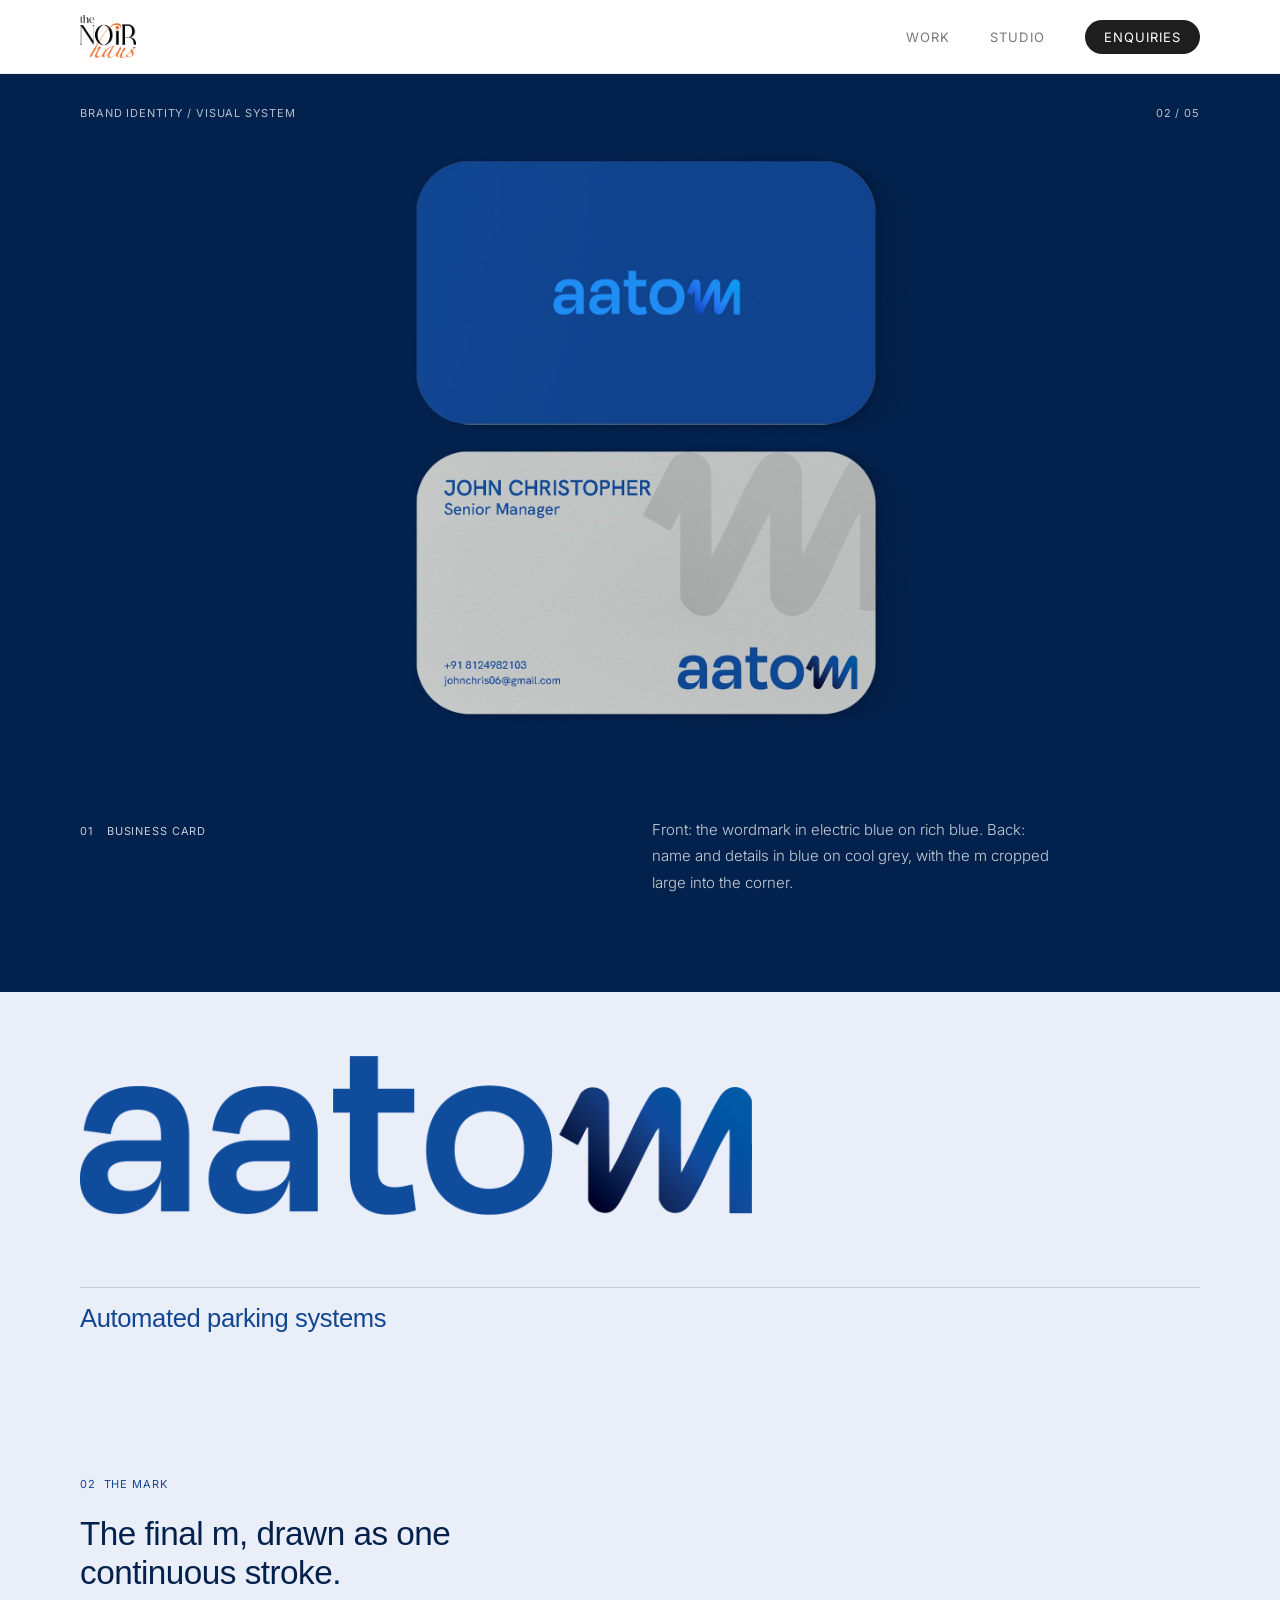
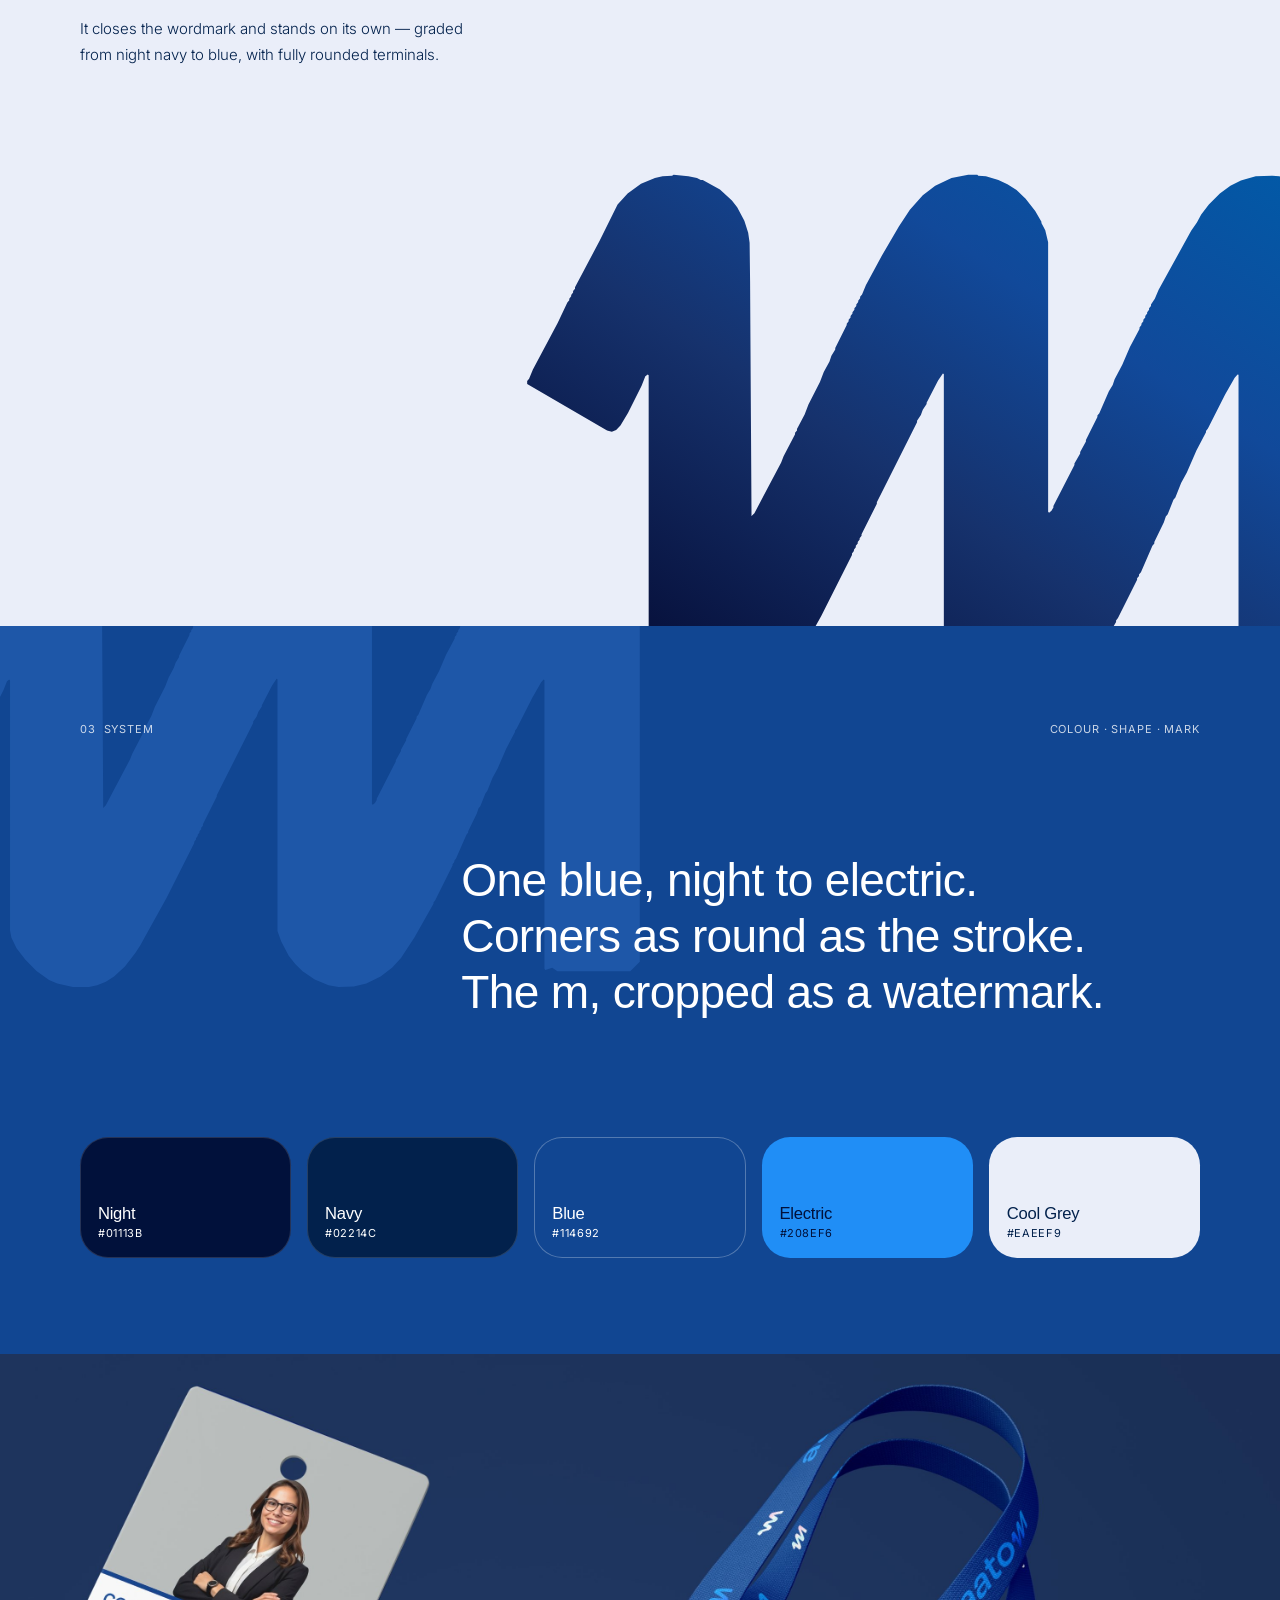
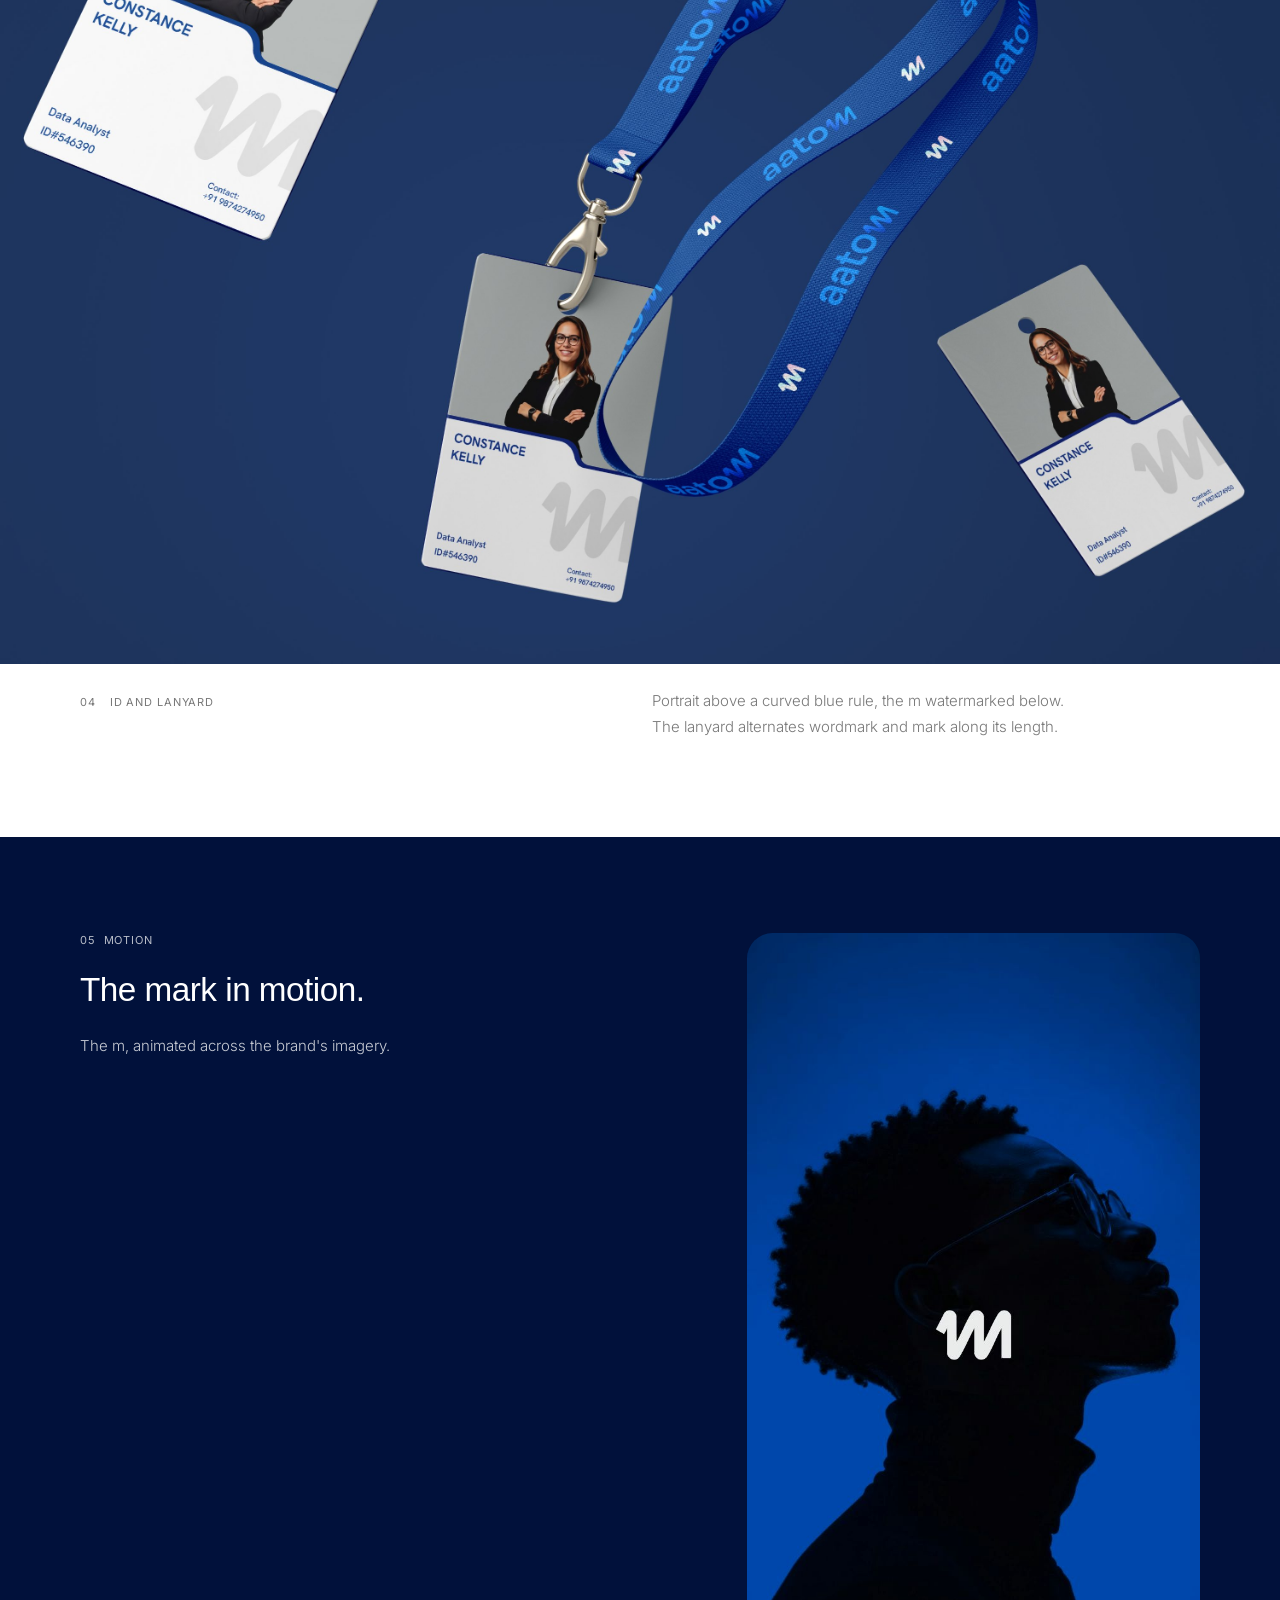
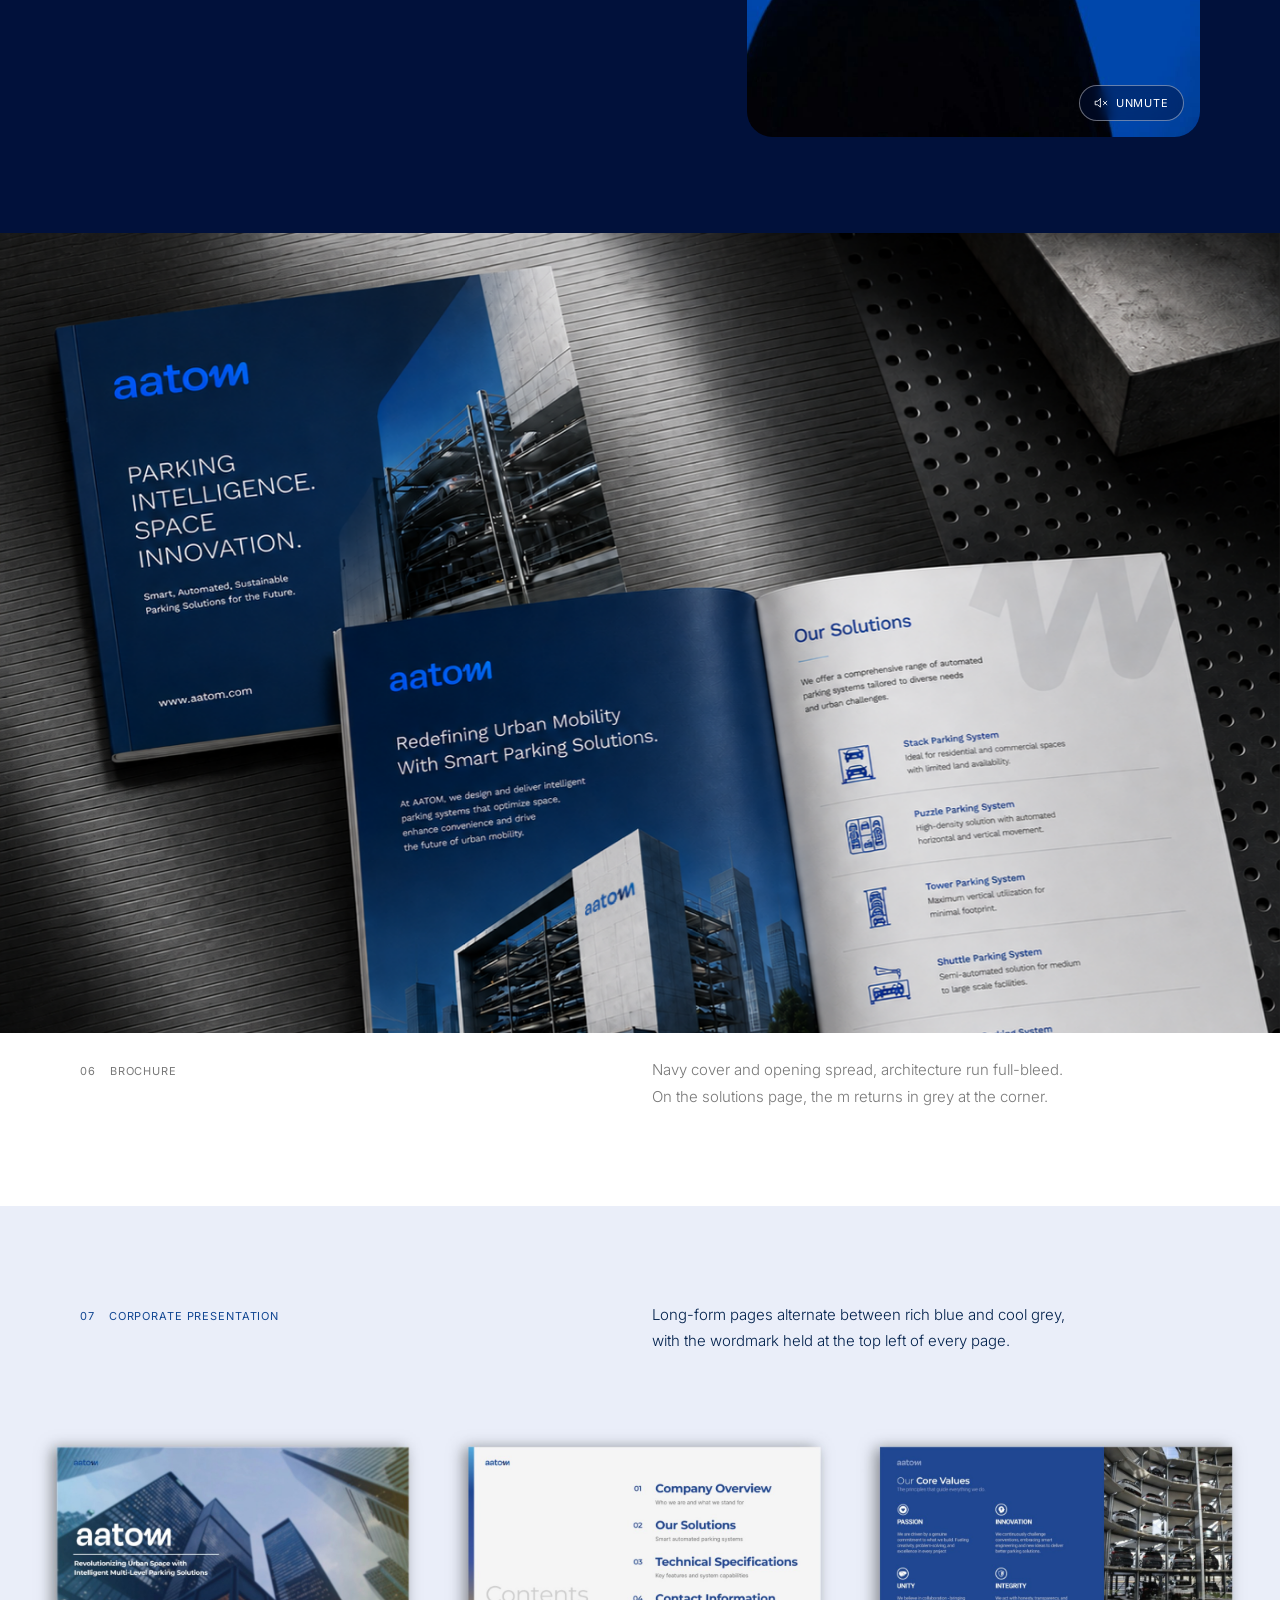
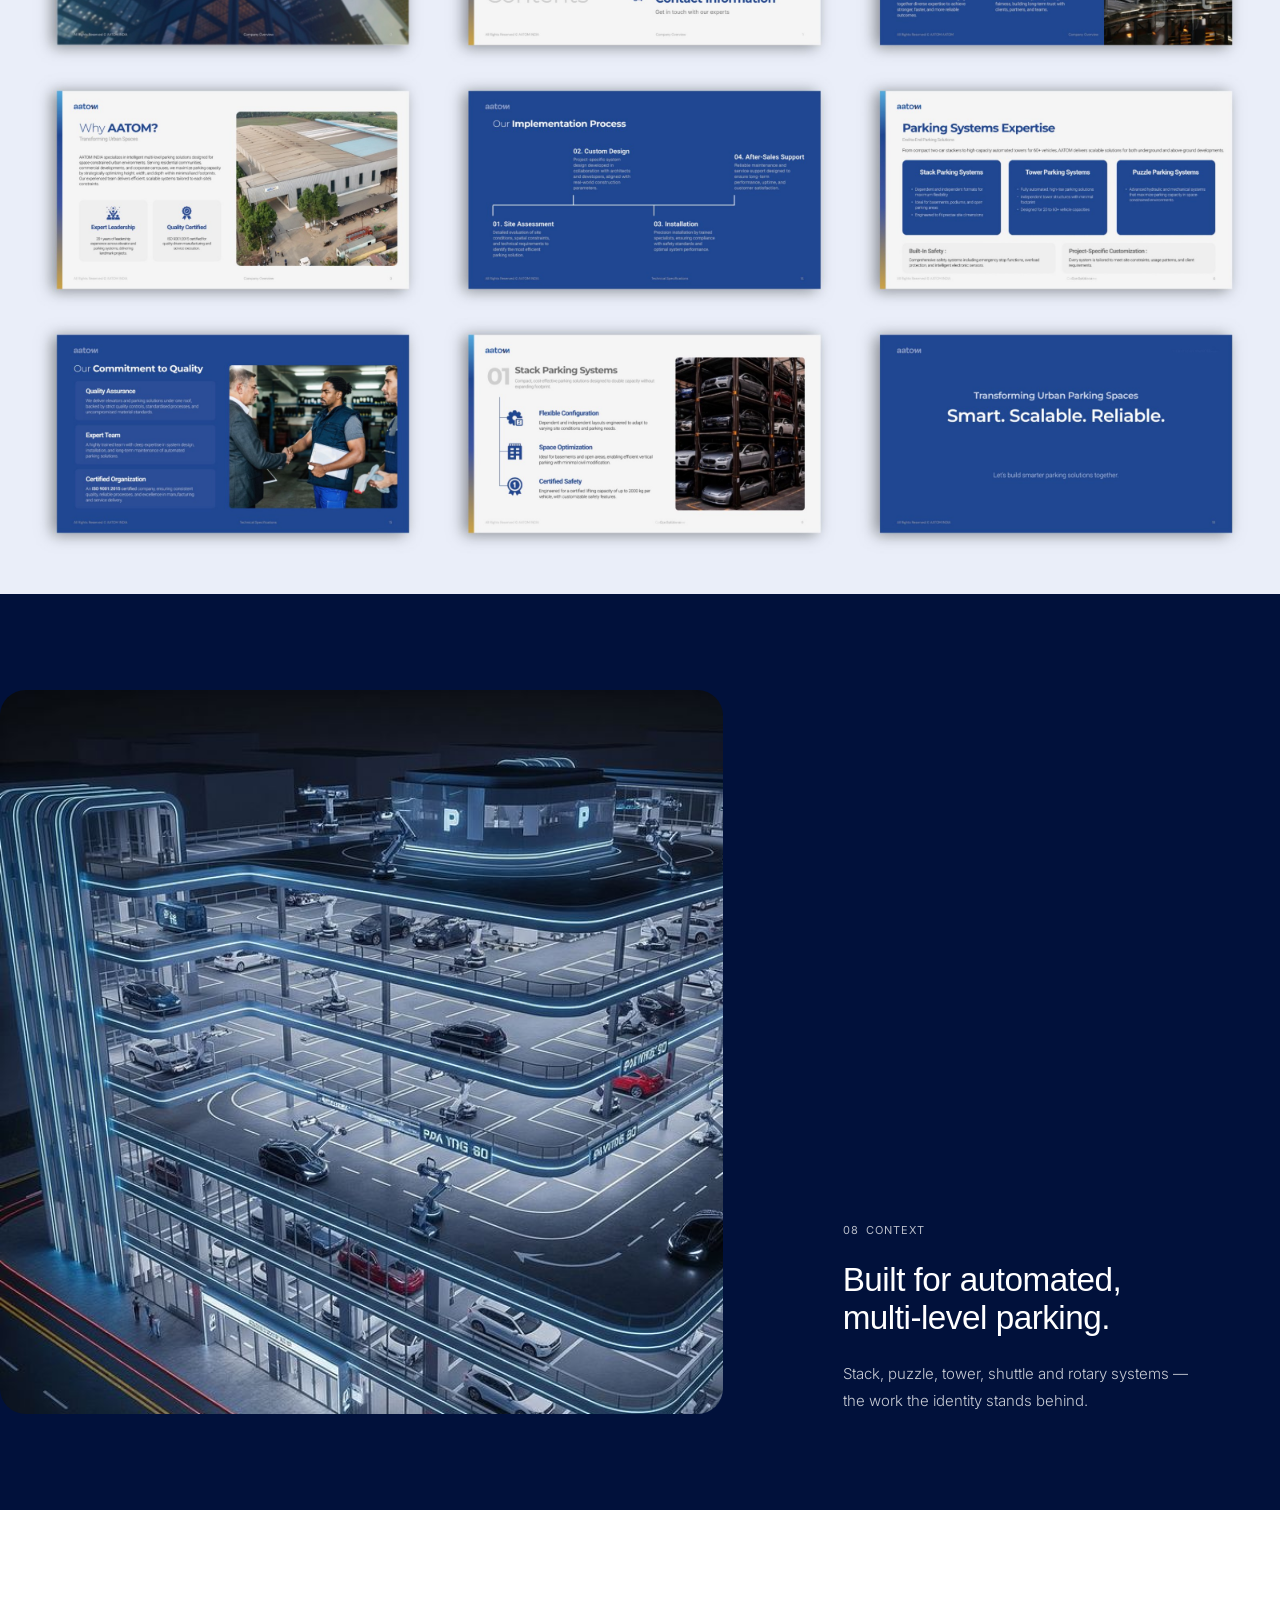
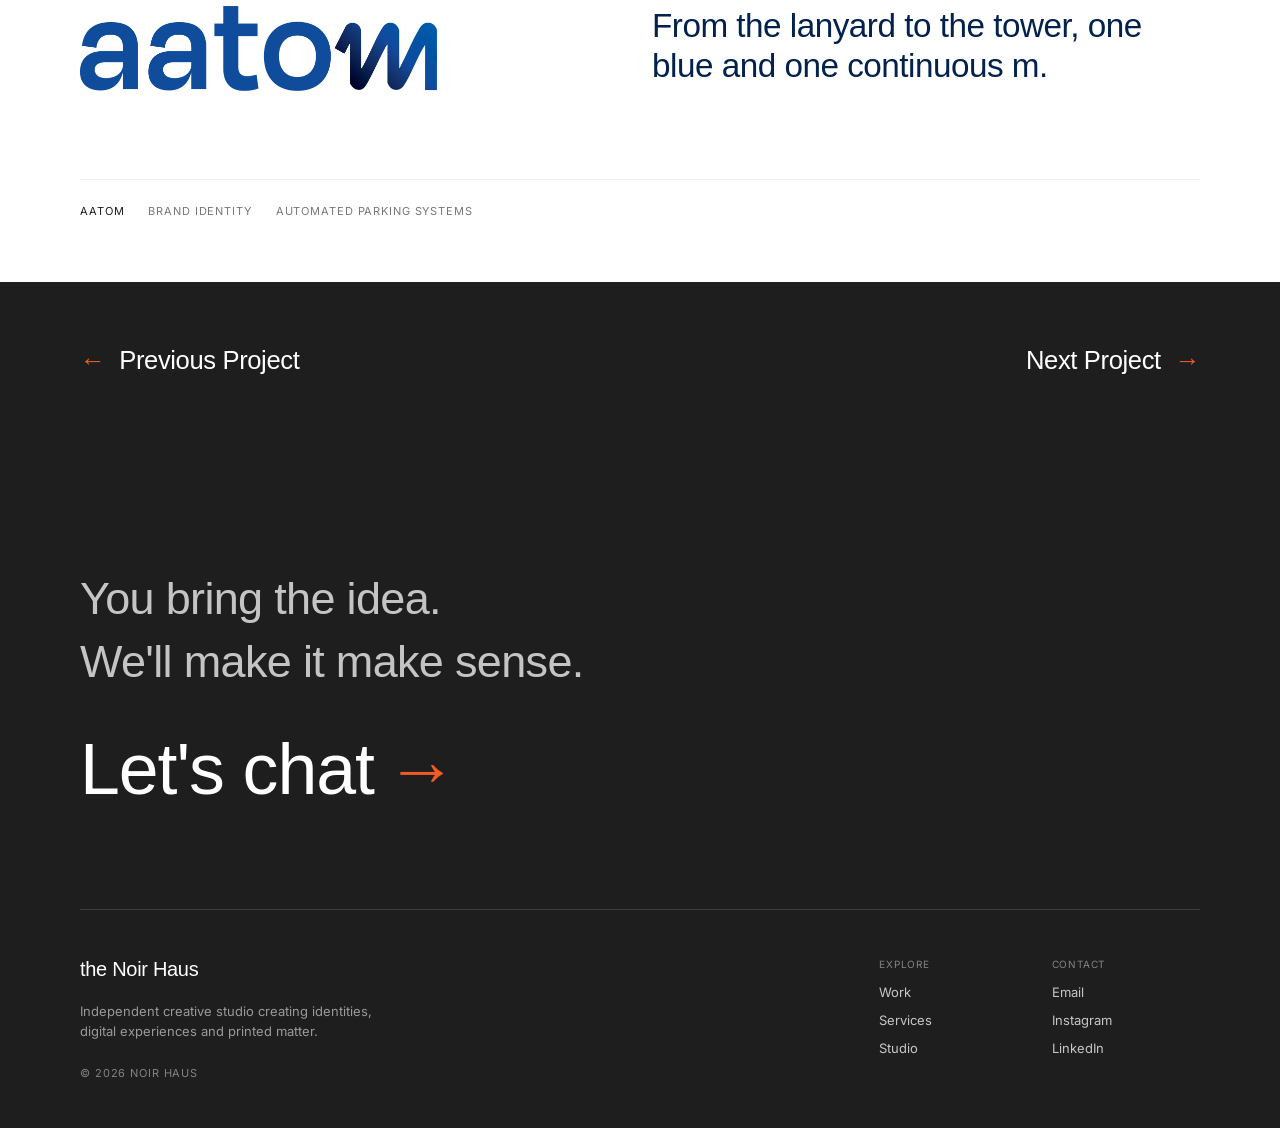
<file: project/AATOM - Project Page.dc.html>
<!DOCTYPE html>
<html lang="en">
<head>
<meta charset="UTF-8">
<meta name="viewport" content="width=device-width, initial-scale=1">
<title>AATOM — The Noir Haus</title>
<link rel="stylesheet" href="_ds/the-noir-haus-design-system-ba36cd91-7f9a-45d4-92bb-fae37fb37674/tokens/colors.css">
<link rel="stylesheet" href="_ds/the-noir-haus-design-system-ba36cd91-7f9a-45d4-92bb-fae37fb37674/tokens/typography.css">
<link rel="stylesheet" href="_ds/the-noir-haus-design-system-ba36cd91-7f9a-45d4-92bb-fae37fb37674/tokens/spacing.css">
<link rel="stylesheet" href="_ds/the-noir-haus-design-system-ba36cd91-7f9a-45d4-92bb-fae37fb37674/tokens/effects.css">
<style>
*{box-sizing:border-box;margin:0;padding:0}
html,body{background:var(--bg-page);color:var(--text-primary);font-family:var(--font-sans)}
body{min-height:100vh;display:flex;flex-direction:column;position:relative;overflow-x:hidden}
a{color:inherit;text-decoration:none}
a:hover{color:var(--accent)}
.grid{display:grid;grid-template-columns:repeat(12,1fr);gap:var(--space-5);max-width:var(--container-max);width:100%;margin:0 auto;padding:0 60px}

header.site{padding:14px 0;border-bottom:1px solid var(--border-subtle);position:sticky;top:0;background:var(--bg-page);z-index:30;transform:translateY(0);transition:transform .5s cubic-bezier(.16,.8,.24,1)}
header.site.nav-hidden{transform:translateY(-100%)}
header.site .grid{align-items:center}
.logo{grid-column:1/5;display:flex;align-items:center}
.logo img{height:57px;width:auto;display:block}
nav.primary{grid-column:9/13;display:flex;align-items:center;justify-content:flex-end;gap:40px}
nav.primary a{position:relative;font-size:13px;font-weight:var(--fw-regular);letter-spacing:var(--ls-wide);text-transform:uppercase;color:var(--text-secondary);transition:color .5s cubic-bezier(.16,.8,.24,1)}
nav.primary a::after{content:"";position:absolute;left:0;right:0;bottom:-6px;width:4px;height:4px;margin:0 auto;border-radius:50%;background:var(--accent);opacity:0;transform:scale(.4);transition:opacity .5s cubic-bezier(.16,.8,.24,1),transform .5s cubic-bezier(.16,.8,.24,1)}
nav.primary a:hover::after,nav.primary a:active::after{opacity:1;transform:scale(1)}
.nav-cta{border:1px solid var(--border-strong);padding:8px 18px;border-radius:240px;background:var(--noir-950);color:#fff!important;transition:background .5s cubic-bezier(.16,.8,.24,1)}
.nav-cta::after{display:none}
.nav-cta:hover,.nav-cta:active{background:var(--accent);border-color:var(--accent);color:#fff!important}
.menu-toggle{display:none;grid-column:12/13;justify-self:end;width:32px;height:22px;position:relative;background:none;border:none;padding:0;cursor:pointer;z-index:21}
.menu-toggle span{position:absolute;left:6px;top:10px;width:20px;height:2px;background:var(--text-primary);transition:transform .35s,opacity .35s,background .35s}
.menu-toggle span::before,.menu-toggle span::after{content:"";position:absolute;left:0;height:2px;background:var(--text-primary);transition:transform .35s,width .35s,left .35s}
.menu-toggle span::before{top:-8px;width:26px;left:-4px}
.menu-toggle span::after{top:8px;width:16px;left:2px}
.menu-toggle.open span{background:transparent}
.menu-toggle.open span::before{top:0;left:-6px;width:24px;transform:rotate(45deg)}
.menu-toggle.open span::after{top:0;left:-6px;width:24px;transform:rotate(-45deg)}
.menu-toggle.open span::before,.menu-toggle.open span::after{background:var(--text-primary)}

.scroll-top{position:fixed;right:24px;bottom:24px;width:48px;height:48px;border-radius:50%;background:var(--noir-950);border:1px solid var(--border-strong);color:#fff;display:flex;align-items:center;justify-content:center;cursor:pointer;z-index:40;opacity:0;visibility:hidden;transform:translateY(8px);transition:opacity .4s,transform .4s,background .4s}
.scroll-top.visible{opacity:1;visibility:visible;transform:translateY(0)}
.scroll-top:hover{background:var(--accent);border-color:var(--accent)}
.scroll-top svg{width:18px;height:18px}
@media (max-width:640px){.scroll-top{right:16px;bottom:16px;width:44px;height:44px}}

main{flex:1}
img{display:block;max-width:100%}

/* aatom */
:root{--at-night:#01113B;--at-navy:#02214C;--at-blue:#114692;--at-electric:#208EF6;--at-grey:#EAEEF9;--at-id:#1E345D;--bleed-l:calc(max(0px,(100vw - var(--container-max))/2) + 60px)}
main{overflow-x:clip}
.k{display:flex;gap:14px;align-items:baseline;font-size:11px;letter-spacing:var(--ls-wide);text-transform:uppercase}
img.art{display:block;width:100%;height:auto}
.full{position:relative;width:100%;overflow:hidden}
.full>img{width:100%;height:100%;object-fit:cover}
.cap{padding:var(--space-5) 0 var(--space-9)}
.cap .grid{align-items:baseline}
.cap .k{grid-column:1/6;color:var(--text-secondary)}
.cap p{grid-column:7/13;font-size:15px;font-weight:300;line-height:1.75;color:var(--text-secondary);max-width:46ch}
.at-h{font-family:var(--font-display);font-size:clamp(1.6rem,2.6vw,2.4rem);line-height:1.15;letter-spacing:var(--ls-heading)}
.at-p{font-size:15px;font-weight:300;line-height:1.75;max-width:44ch}
.op{background:var(--at-grey);color:var(--at-navy);padding:var(--space-8) 0 var(--space-7)}
.op .k{grid-column:1/13;justify-content:space-between;color:rgba(255,255,255,.72)}
.op-wm{grid-column:1/13;margin-top:var(--space-9)}
.op-wm img.art{width:60%}
.op-row{grid-column:1/13;display:flex;justify-content:space-between;align-items:baseline;gap:var(--space-5);margin-top:var(--space-7);padding-top:var(--space-4);border-top:1px solid rgba(255,255,255,.18)}
.op-row span{font-family:var(--font-display);font-size:clamp(1.15rem,2vw,1.75rem);letter-spacing:var(--ls-heading)}
.op-row span:last-child{color:rgba(255,255,255,.72)}
.op .op-row{border-top-color:rgba(2,33,76,.16)}
.op .op-row span{color:var(--at-blue)!important}
.bc{background:var(--at-navy);aspect-ratio:16/9;max-height:108vh}
.bc>img{transform:scale(.86)}
.cap.cap-navy{background:var(--at-navy);margin-top:-1px}
.cap.cap-navy .k,.cap.cap-navy p{color:rgba(255,255,255,.78)}
.hero-k{position:absolute;left:0;right:0;top:0;padding-top:var(--space-6);color:rgba(255,255,255,.72)}
.hero-k .k{grid-column:1/13;justify-content:space-between}
.op .op-wm{margin-top:0}
.mk{background:var(--at-grey);color:var(--at-navy);position:relative;overflow:hidden;padding:var(--space-9) 0;min-height:min(104vh,66vw)}
.mk>.grid{position:relative;z-index:1}
.mk-txt{grid-column:1/6;display:flex;flex-direction:column;gap:var(--space-5)}
.mk-txt .k{color:var(--at-blue)}
.mk-m{position:absolute;right:-5vw;bottom:-7vw;width:min(64vw,1100px)}
.sy{background:var(--at-blue);color:#fff;position:relative;overflow:hidden;padding:var(--space-9) 0}
.sy>.grid{position:relative;z-index:1}
.sy-wm{position:absolute;left:-8vw;top:-10vw;width:min(58vw,980px);aspect-ratio:428/283;background:#1E57A8;-webkit-mask:url(assets/aatom/mark.svg) center/contain no-repeat;mask:url(assets/aatom/mark.svg) center/contain no-repeat}
.sy .k{grid-column:1/13;justify-content:space-between;color:rgba(255,255,255,.78)}
.sy ul{grid-column:5/13;list-style:none;margin-top:var(--space-9);display:flex;flex-direction:column;gap:6px;font-family:var(--font-display);font-size:clamp(1.8rem,3.6vw,3.4rem);line-height:1.08;letter-spacing:var(--ls-heading)}
.sw{grid-column:1/13;margin-top:var(--space-9);display:grid;grid-template-columns:repeat(5,minmax(0,1fr));gap:var(--space-4)}
.sw>div{aspect-ratio:1.75/1;border-radius:clamp(14px,2.2vw,32px);padding:clamp(12px,1.4vw,20px);display:flex;flex-direction:column;justify-content:flex-end;gap:2px}
.sw .n{font-family:var(--font-display);font-size:clamp(.95rem,1.3vw,1.2rem);letter-spacing:var(--ls-heading)}
.sw .x{font-size:11px;letter-spacing:.06em}
.idc{background:var(--at-id);aspect-ratio:4500/3200;max-height:112vh}
.mo{background:var(--at-night);color:#fff;padding:var(--space-9) 0}
.mo .grid{align-items:center}
.mo-txt{grid-column:1/6;display:flex;flex-direction:column;gap:var(--space-5);align-self:start}
.mo-txt .k{color:rgba(255,255,255,.72)}
.mo-txt .at-p{color:rgba(255,255,255,.78)}
.mo-v{grid-column:8/13;aspect-ratio:9/16;max-height:96vh;background:#00275F;overflow:hidden;justify-self:end;width:100%;border-radius:clamp(16px,2vw,28px)}
.cx-img{border-radius:clamp(16px,2vw,28px);overflow:hidden}
.mo-v .mo-seq{display:block;width:100%;height:100%;object-fit:cover}
.mo-snd[hidden]{display:none!important}
.mo-v video{display:block;width:100%;height:100%;object-fit:cover}
.mo-v{position:relative}
.mo-snd{position:absolute;right:16px;bottom:16px;min-height:36px;padding:0 14px;display:flex;align-items:center;gap:8px;border-radius:240px;border:1px solid rgba(255,255,255,.4);background:rgba(1,17,59,.45);backdrop-filter:blur(6px);-webkit-backdrop-filter:blur(6px);color:#fff;font:inherit;font-size:11px;letter-spacing:var(--ls-wide);text-transform:uppercase;cursor:pointer;transition:background .4s,border-color .4s}
.mo-snd:hover{background:rgba(1,17,59,.7);border-color:#fff}
.mo-snd svg{width:14px;height:14px}
.mo-snd .on{display:none}.mo-snd[aria-pressed="true"] .on{display:inline}.mo-snd[aria-pressed="true"] .off{display:none}
.pk{background:#2b2b2b;aspect-ratio:16/10;max-height:112vh}
.pk>img{position:absolute;left:0;top:0;width:100%;height:auto;will-change:transform}
.dk{background:var(--at-grey);color:var(--at-navy);padding-top:var(--space-9)}
.dk .grid{align-items:baseline}
.dk .k{grid-column:1/6;color:var(--at-blue)}
.dk p{grid-column:7/13;font-size:15px;font-weight:300;line-height:1.75;max-width:46ch}
.dk img{width:100%;height:auto;margin-top:var(--space-6)}
.cx{background:var(--at-night);color:#fff;padding:var(--space-9) 0}
.cx .grid{align-items:end}
.cx-img{grid-column:1/8;margin-left:calc(-1*var(--bleed-l));aspect-ratio:1/1;overflow:hidden}
.cx-img img{width:100%;height:100%;object-fit:cover;transform:scale(1.1);transform-origin:0 0}
.cx-txt{grid-column:9/13;display:flex;flex-direction:column;gap:var(--space-5)}
.cx-txt .k{color:rgba(255,255,255,.72)}
.cx-txt .at-p{color:rgba(255,255,255,.78)}
.cz{padding:var(--space-9) 0 var(--space-8)}
.cz-wm{grid-column:1/5}
.cz-p{grid-column:7/13;font-family:var(--font-display);font-size:clamp(1.5rem,2.6vw,2.4rem);line-height:1.2;letter-spacing:var(--ls-heading);color:var(--at-navy)}
.cz-meta{grid-column:1/13;margin-top:var(--space-8);padding-top:var(--space-5);border-top:1px solid var(--border-subtle);display:flex;gap:24px;font-size:11px;letter-spacing:var(--ls-wide);text-transform:uppercase;color:var(--text-secondary)}
.cz-meta strong{color:var(--text-primary);font-weight:var(--fw-regular)}
/* next project */
.next-project{padding:var(--space-8) 0 var(--space-9);background:var(--bg-inverse);width:100vw;margin-left:calc(50% - 50vw)}
.next-inner{grid-column:1/13;display:flex;align-items:center;justify-content:space-between;gap:var(--space-6)}
.next-label{font-size:10px;letter-spacing:var(--ls-wide);text-transform:uppercase;color:rgba(255,255,255,.5)}
.next-link{font-family:var(--font-display);font-weight:var(--fw-regular);font-size:clamp(1.8rem,4vw,3rem);letter-spacing:var(--ls-heading);color:var(--text-on-dark);display:inline-flex;align-items:center;gap:14px;transition:color .5s cubic-bezier(.16,.8,.24,1)}
.next-link:hover{color:var(--accent)}
.next-link .arrow{color:var(--accent);transition:transform .5s cubic-bezier(.16,.8,.24,1)}
.next-link:hover .arrow{transform:translateX(10px)}
.next-link{font-size:clamp(1.25rem,2vw,1.75rem)!important;font-weight:var(--fw-regular)}
.next-link.prev:hover .arrow{transform:translateX(-10px)}

.site-footer{background:var(--bg-inverse);width:100vw;margin-left:calc(50% - 50vw);position:relative;z-index:1;padding:var(--space-9) 0 var(--space-7);overflow:hidden}
.site-footer .grid{row-gap:0}
.ft-cta-row{grid-column:1/13;display:flex;justify-content:space-between;align-items:flex-end;gap:var(--space-6)}
.ft-cta-sub{font-family:var(--font-display);font-weight:var(--fw-regular);font-size:clamp(1rem,1.6vw,1.3rem);line-height:1.4;letter-spacing:var(--ls-heading);color:rgba(255,255,255,.55);text-align:right;max-width:32ch}
.ft-cta{display:flex;align-items:baseline;gap:var(--space-3);width:fit-content;font-family:var(--font-display);font-weight:var(--fw-regular);letter-spacing:var(--ls-heading);font-size:clamp(2.6rem,5.6vw,4.8rem);color:var(--text-on-dark);transition:color .5s cubic-bezier(.16,.8,.24,1)}
.ft-cta .arrow{color:var(--accent);transition:transform .5s cubic-bezier(.16,.8,.24,1)}
.ft-cta:hover{color:var(--accent)}
.ft-cta:hover .arrow{transform:translateX(10px)}
.ft-cta:active{opacity:.8}
.ft-divider{grid-column:1/13;border-top:1px solid rgba(255,255,255,.14);margin-top:var(--space-8)}
.ft-brand{grid-column:1/6;margin-top:var(--space-7);display:flex;flex-direction:column;gap:12px}
.ft-brand-name{font-family:var(--font-display);font-weight:var(--fw-regular);font-size:var(--fs-h4);letter-spacing:var(--ls-heading);color:var(--text-on-dark)}
.ft-brand-desc{font-size:13px;line-height:1.6;color:rgba(255,255,255,.55);max-width:38ch}
.ft-copy{font-size:11px;letter-spacing:var(--ls-wide);text-transform:uppercase;color:rgba(255,255,255,.45);margin-top:4px}
.ft-group{grid-column:span 3;margin-top:var(--space-7);display:flex;flex-direction:column;gap:12px}
.ft-explore{grid-column:7/10}
.ft-contact{grid-column:10/13}
.ft-group-label{font-size:10px;letter-spacing:var(--ls-wide);text-transform:uppercase;color:rgba(255,255,255,.45);margin-bottom:2px}
.ft-group a{font-size:13px;color:rgba(255,255,255,.75);transition:color .5s cubic-bezier(.16,.8,.24,1);width:fit-content}
.ft-group a:hover{color:var(--accent)}
.ft-br{display:none}
@media (min-width:1025px){.ft-cta-sub{text-align:left;font-size:45px}.ft-cta{width:488px;height:152px;align-items:center}.ft-brand{gap:20px}.ft-br{display:inline}}

@media (max-width:1024px){
.grid{gap:var(--space-4)}
header.site{padding:var(--space-5) 0}
.logo{grid-column:1/6}
nav.primary{grid-column:6/13;gap:var(--space-5)}
nav.primary a{font-size:12px}
.site-footer{padding:var(--space-8) 0 var(--space-6)}
.ft-cta-row{flex-direction:column;align-items:flex-start;gap:var(--space-4)}
.ft-cta-sub{text-align:left;max-width:60%;box-sizing:border-box;font-size:32px}
.ft-cta{width:fit-content;white-space:nowrap;font-size:clamp(40px,8.8vw,88px)}
.ft-brand{display:contents}
.ft-brand-name{grid-column:1/13;margin-top:var(--space-6);order:1;font-size:clamp(22px,3.4vw,28px)}
.ft-brand-desc{grid-column:1/13;order:2}
.ft-copy{grid-column:1/13;order:5;margin-top:var(--space-6)}
.ft-group-label{font-size:clamp(11px,1.5vw,13px)}
.ft-group a{font-size:clamp(15px,2vw,18px)}
.ft-explore{grid-column:1/7;margin-top:var(--space-6);order:3}
.ft-contact{grid-column:7/13;margin-top:var(--space-6);order:4}
.next-inner{flex-direction:row;align-items:center;gap:var(--space-4)}
}
@media (max-width:640px){
.grid{gap:0;padding:0 var(--space-5)}
header.site{padding:var(--space-5) 0}
.logo{grid-column:1/9}
.logo img{height:35px}
.menu-toggle{display:block}
body.menu-open{overflow:hidden}
body.menu-open header.site,body.menu-open header.site.nav-hidden{transform:none!important}
body.menu-open header.site{z-index:25}
nav.primary{position:fixed;top:0;left:0;right:0;height:66.67vh;z-index:20;background:#fff;display:flex;flex-direction:column;justify-content:center;align-items:flex-start;gap:0;padding:32px;visibility:hidden;opacity:0;transform:translateY(-12px);box-shadow:0 40px 80px -20px rgba(30,30,30,.35);transition:opacity .5s cubic-bezier(.16,.8,.24,1),transform .5s cubic-bezier(.16,.8,.24,1),visibility 0s linear .5s}
nav.primary.open{visibility:visible;opacity:1;transform:translateY(0);transition:opacity .5s cubic-bezier(.16,.8,.24,1),transform .5s cubic-bezier(.16,.8,.24,1)}
nav.primary a{color:var(--text-primary);font-size:32px;text-transform:none;letter-spacing:0;font-family:var(--font-display);padding:14px 0;width:100%;border-bottom:1px solid var(--border-subtle);opacity:0;transform:translateY(16px);transition:opacity .5s cubic-bezier(.16,.8,.24,1),transform .5s cubic-bezier(.16,.8,.24,1)}
nav.primary.open a{opacity:1;transform:translateY(0)}
nav.primary.open a:nth-child(1){transition-delay:.08s}
nav.primary.open a:nth-child(2){transition-delay:.15s}
nav.primary.open a:nth-child(3){transition-delay:.22s}
.nav-cta{margin-top:24px;background:none;border:1px solid var(--border-strong);border-radius:240px;padding:12px 28px;width:auto;text-align:center;font-size:14px!important;color:var(--text-primary)!important}
.nav-cta:hover,.nav-cta:active{background:var(--accent);border-color:var(--accent)}
nav.primary a:not(.nav-cta)::after{left:auto;right:0;bottom:auto;top:50%;transform:translateY(-50%) scale(.4);margin:0}
nav.primary a[aria-current]:not(.nav-cta)::after{opacity:1;transform:translateY(-50%) scale(1)}
nav.primary a:not(.nav-cta):hover::after,nav.primary a:not(.nav-cta):active::after{opacity:1;transform:translateY(-50%) scale(1)}
.next-project{padding:var(--space-6) 0 var(--space-7)}
.next-link{font-size:clamp(1.6rem,7vw,2.2rem)}
.site-footer{padding:var(--space-7) 0 var(--space-6)}
.ft-cta-sub{font-size:20px;max-width:none}
.ft-divider{margin-top:var(--space-6)}
.ft-brand{margin-top:var(--space-6);gap:10px}
.ft-brand-name{font-size:clamp(20px,5vw,24px)}
.ft-brand-desc{font-size:clamp(13px,3.4vw,14px)}
.ft-copy{padding-bottom:45px;font-size:11px;margin-top:var(--space-5)}
.ft-group-label{font-size:11px}
.ft-group a{font-size:clamp(14px,3.6vw,16px)}
.ft-explore,.ft-contact{grid-column:1/13;margin-top:var(--space-5)}
}

@media (max-width:1024px){
.mk{min-height:0;padding-bottom:62vw}.mk-txt{grid-column:1/9}.mk-m{width:78vw;right:-6vw;bottom:-6vw}
.sy ul{grid-column:1/13}.sy-wm{width:80vw}
.sw{grid-template-columns:repeat(3,minmax(0,1fr))}
.mo-txt{grid-column:1/7}.mo-v{grid-column:8/13}
.cx-img{grid-column:1/13;margin-right:calc(-1*var(--bleed-l))}.cx-txt{grid-column:1/10;margin-top:var(--space-6)}
.cz-wm{grid-column:1/7}.cz-p{grid-column:1/13;margin-top:var(--space-6)}
}
@media (max-width:640px){
:root{--bleed-l:var(--space-5)}
.next-project{padding:var(--space-5) 0 var(--space-6)}
.next-inner{gap:var(--space-3)}
.next-link{font-size:15px!important;gap:8px;white-space:nowrap;min-height:44px}
.next-link:hover .arrow{transform:translateX(4px)}.next-link.prev:hover .arrow{transform:translateX(-4px)}
.cap{padding:var(--space-4) 0 var(--space-8)}
.cap .k,.cap p{grid-column:1/13}.cap p{margin-top:var(--space-3)}
.op{padding:var(--space-7) 0 var(--space-6)}
.op-wm{margin-top:var(--space-8)}
.op-row{flex-direction:column;gap:4px;margin-top:var(--space-6)}
.bc,.idc{aspect-ratio:4/5;max-height:none}
.idc img{object-position:58% 50%}
.mk{padding:var(--space-8) 0 84vw}.mk-txt{grid-column:1/13}.mk-m{width:104vw;right:-14vw;bottom:-8vw}
.sy{padding:var(--space-8) 0}.sy .k{flex-direction:column;gap:4px}.sy ul{margin-top:var(--space-8)}.sy-wm{width:110vw;left:-20vw;top:-16vw}
.sw{grid-template-columns:repeat(2,minmax(0,1fr));gap:var(--space-3);margin-top:var(--space-8)}
.sw>div:last-child{grid-column:1/3;aspect-ratio:3.6/1}
.mo{padding:var(--space-8) 0}.mo-txt{grid-column:1/13}.mo-v{grid-column:1/13;margin-top:var(--space-7);max-height:none}
.pk{aspect-ratio:auto;max-height:none}.pk>img{position:static;transform:none!important}
.dk{padding-top:var(--space-8)}.dk .k,.dk p{grid-column:1/13}.dk p{margin-top:var(--space-3)}
.dk img{margin-top:var(--space-5)}
.cx{padding:var(--space-8) 0}.cx-txt{grid-column:1/13}
.cz{padding:var(--space-8) 0 var(--space-7)}.cz-wm{grid-column:1/9}.cz-meta{flex-direction:column;gap:8px}
}
</style>
</head>
<body>
<header class="site">
<div class="grid">
<a class="logo" href="index.html" aria-label="The Noir Haus" style="height:45px"><img src="./asset-1-3000-msk4z5c7-dc0f.png" alt="The Noir Haus" style="width:56px;height:43px"></a>
<button class="menu-toggle" aria-label="Menu" aria-expanded="false"><span></span><span></span></button>
<nav class="primary">
<a href="Work.html">Work</a>
<a href="Studio.html">Studio</a>
<a class="nav-cta" href="Enquire.dc.html">Enquiries</a>
</nav>
</div>
</header>
<main>
<figure class="full bc" data-screen-label="Business cards"><img src="assets/aatom/business-cards.jpg" alt="AATOM business cards, front and back, on deep navy"><figcaption class="hero-k"><div class="grid"><div class="k"><span>Brand Identity / Visual System</span><span>02 / 05</span></div></div></figcaption></figure>
<section class="cap cap-navy"><div class="grid"><div class="k"><span>01</span><span>Business card</span></div><p>Front: the wordmark in electric blue on rich blue. Back: name and details in blue on cool grey, with the m cropped large into the corner.</p></div></section>
<section class="op" data-screen-label="Opening">
<div class="grid">
<h1 class="op-wm" aria-label="AATOM"><img class="art" src="assets/aatom/wordmark-blue.png" alt=""></h1>
<div class="op-row"><span>Automated parking systems</span></div>
</div>
</section>

<section class="mk" data-screen-label="The mark">
<div class="grid">
<div class="mk-txt">
<span class="k"><span>02 &nbsp;The mark</span></span>
<p class="at-h">The final m, drawn as one continuous stroke.</p>
<p class="at-p">It closes the wordmark and stands on its own — graded from night navy to blue, with fully rounded terminals.</p>
</div>
</div>
<img class="mk-m" src="assets/aatom/mark.svg" alt="AATOM m mark">
</section>

<section class="sy" data-screen-label="System">
<div class="sy-wm" aria-hidden="true"></div>
<div class="grid">
<div class="k"><span>03 &nbsp;System</span><span>Colour · Shape · Mark</span></div>
<ul><li>One blue, night to electric.</li><li>Corners as round as the stroke.</li><li>The m, cropped as a watermark.</li></ul>
<div class="sw" aria-label="Colour palette">
<div style="background:#01113B;color:#fff;box-shadow:inset 0 0 0 1px rgba(255,255,255,.14)"><span class="n">Night</span><span class="x">#01113B</span></div>
<div style="background:#02214C;color:#fff;box-shadow:inset 0 0 0 1px rgba(255,255,255,.14)"><span class="n">Navy</span><span class="x">#02214C</span></div>
<div style="background:#114692;color:#fff;box-shadow:inset 0 0 0 1px rgba(255,255,255,.28)"><span class="n">Blue</span><span class="x">#114692</span></div>
<div style="background:#208EF6;color:#01113B"><span class="n">Electric</span><span class="x">#208EF6</span></div>
<div style="background:#EAEEF9;color:#02214C"><span class="n">Cool Grey</span><span class="x">#EAEEF9</span></div>
</div>
</div>
</section>

<figure class="full idc" data-screen-label="ID and lanyard"><img src="assets/aatom/id-lanyard.jpg" alt="AATOM employee ID cards and printed lanyard"></figure>
<section class="cap"><div class="grid"><div class="k"><span>04</span><span>ID and lanyard</span></div><p>Portrait above a curved blue rule, the m watermarked below. The lanyard alternates wordmark and mark along its length.</p></div></section>

<section class="mo" data-screen-label="Motion">
<div class="grid">
<div class="mo-txt">
<span class="k"><span>05 &nbsp;Motion</span></span>
<p class="at-h">The mark in motion.</p>
<p class="at-p">The m, animated across the brand's imagery.</p>
</div>
<div class="mo-v"><video src="assets/aatom/logo-motion.mp4" poster="assets/aatom/motion-poster.jpg" muted autoplay loop playsinline webkit-playsinline preload="auto" aria-label="AATOM logo animation"></video><button class="mo-snd" type="button" aria-pressed="false" aria-label="Unmute video"><svg viewBox="0 0 24 24" fill="none" stroke="currentColor" stroke-width="1.5" stroke-linecap="round" stroke-linejoin="round"><polygon points="11 5 6 9 2 9 2 15 6 15 11 19 11 5"></polygon><g class="off"><line x1="22" y1="9" x2="16" y2="15"></line><line x1="16" y1="9" x2="22" y2="15"></line></g><g class="on"><path d="M15.5 8.5a5 5 0 0 1 0 7"></path><path d="M19 5a10 10 0 0 1 0 14"></path></g></svg><span class="off">Unmute</span><span class="on">Mute</span></button></div>
</div>
</section>

<figure class="full pk" data-screen-label="Brochure"><img src="assets/aatom/brochure-v4.png" alt="AATOM brochure cover and opening spread"></figure>
<section class="cap"><div class="grid"><div class="k"><span>06</span><span>Brochure</span></div><p>Navy cover and opening spread, architecture run full-bleed. On the solutions page, the m returns in grey at the corner.</p></div></section>

<section class="dk" data-screen-label="Presentation">
<div class="grid"><div class="k"><span>07</span><span>Corporate presentation</span></div><p>Long-form pages alternate between rich blue and cool grey, with the wordmark held at the top left of every page.</p></div>
<img src="assets/aatom/presentation-3200.jpg" alt="Nine pages from the AATOM corporate presentation">
</section>

<section class="cx" data-screen-label="Context">
<div class="grid">
<div class="cx-img"><img src="assets/aatom/parking.jpg" alt="Multi-level automated parking structure at night"></div>
<div class="cx-txt">
<span class="k"><span>08 &nbsp;Context</span></span>
<p class="at-h">Built for automated, multi-level parking.</p>
<p class="at-p">Stack, puzzle, tower, shuttle and rotary systems — the work the identity stands behind.</p>
</div>
</div>
</section>

<section class="cz">
<div class="grid">
<div class="cz-wm"><img class="art" src="assets/aatom/wordmark-blue.png" alt="AATOM"></div>
<p class="cz-p">From the lanyard to the tower, one blue and one continuous m.</p>
<div class="cz-meta"><strong>AATOM</strong><span>Brand Identity</span><span>Automated Parking Systems</span></div>
</div>
</section>
</main>

<section class="next-project">
<div class="grid">
<div class="next-inner">
<a class="next-link prev" href="Adoro.dc.html"><span class="arrow">←</span>Previous Project</a>
<a class="next-link" href="Design Tales.dc.html">Next Project<span class="arrow">→</span></a>
</div>
</div>
</section>

<footer class="site-footer">
<div class="grid">
<div class="ft-cta-row">
<p class="ft-cta-sub" style="color: #FFFFFFBD">You bring the idea.<br>We'll make it make sense.</p>
</div>
<a class="ft-cta" href="mailto:thenoirhaus@outlook.in" target="_blank" rel="noopener noreferrer">Let's chat<span class="arrow">→</span></a>
<div class="ft-divider"></div>
<div class="ft-brand">
<p class="ft-brand-name">the Noir Haus</p>
<p class="ft-brand-desc">Independent creative studio creating identities, digital experiences and printed matter.</p>
<p class="ft-copy">© 2026 Noir Haus</p>
</div>
<nav class="ft-group ft-explore">
<p class="ft-group-label">Explore</p>
<a href="Work.html">Work</a><a href="index.html#services">Services</a><a href="Studio.html">Studio</a>
</nav>
<nav class="ft-group ft-contact">
<p class="ft-group-label">Contact</p>
<a href="mailto:thenoirhaus@outlook.in" target="_blank" rel="noopener noreferrer">Email</a><a href="https://www.instagram.com/thenoirhaus/" target="_blank" rel="noopener noreferrer">Instagram</a><a href="https://www.linkedin.com/in/riya-patel-103ab422a/" target="_blank" rel="noopener noreferrer">LinkedIn</a>
</nav>
</div>
</footer>

<script>
const __mt=document.querySelector('.menu-toggle');if(__mt)__mt.addEventListener('click',function(){const n=document.querySelector('nav.primary');const open=n.classList.toggle('open');this.classList.toggle('open',open);this.setAttribute('aria-expanded',open);document.body.classList.toggle('menu-open',open)});document.querySelectorAll('nav.primary a').forEach(a=>a.addEventListener('click',()=>{const n=document.querySelector('nav.primary'),t=document.querySelector('.menu-toggle');if(!n||!n.classList.contains('open'))return;n.classList.remove('open');if(t){t.classList.remove('open');t.setAttribute('aria-expanded','false')}document.body.classList.remove('menu-open')}));
const __header=document.querySelector('header.site');
let __lastY=window.scrollY,__navTicking=false;
function __navScroll(){__navTicking=false;const y=window.scrollY;const delta=y-__lastY;if(y<=8){__header.classList.remove('nav-hidden')}else if(delta>24){__header.classList.add('nav-hidden');__lastY=y}else if(delta<-90){__header.classList.remove('nav-hidden');__lastY=y}}
window.addEventListener('scroll',()=>{if(!__navTicking){__navTicking=true;requestAnimationFrame(__navScroll)}},{passive:true});
__navScroll();
const __st=document.querySelector('.scroll-top');if(__st){__st.addEventListener('click',()=>window.scrollTo({top:0,behavior:'smooth'}));let __stTick=false;function __stCheck(){__stTick=false;__st.classList.toggle('visible',window.scrollY>window.innerHeight*.6)}window.addEventListener('scroll',()=>{if(!__stTick){__stTick=true;requestAnimationFrame(__stCheck)}},{passive:true});__stCheck()}
</script>
<button class="scroll-top" aria-label="Scroll to top"><svg viewBox="0 0 24 24" fill="none" stroke="currentColor" stroke-width="1.5" stroke-linecap="round" stroke-linejoin="round"><line x1="12" y1="19" x2="12" y2="5"></line><polyline points="5 12 12 5 19 12"></polyline></svg></button>
<script>
(function(){const f=document.querySelector('.pk'),im=f&&f.querySelector('img');if(!im)return;let t=false;
function u(){t=false;const r=f.getBoundingClientRect(),vh=innerHeight,ov=Math.max(0,im.offsetHeight-r.height);if(!ov){im.style.transform='';return}
const c=(vh-r.height)/2,d=Math.min(ov,Math.max(0,c+ov/2-r.top));im.style.transform='translate3d(0,'+(-d)+'px,0)'}
const q=()=>{if(!t){t=true;requestAnimationFrame(u)}};addEventListener('scroll',q,{passive:true});addEventListener('resize',q);im.complete?u():im.addEventListener('load',u)})();
</script>
<script>
(function(){const box=document.querySelector('.mo-v'),v=box&&box.querySelector('video'),b=box&&box.querySelector('.mo-snd');if(!v)return;
v.muted=true;v.defaultMuted=true;v.setAttribute('muted','');
let inView=false,alive=false,seq=null,snd=false;
const au=new Audio('assets/aatom/logo-motion-audio.wav');au.loop=true;au.preload='auto';au.volume=.6;
const aSync=()=>{if(!snd||seq)return;if(Math.abs(au.currentTime-v.currentTime)>.25)au.currentTime=v.currentTime};
v.addEventListener('timeupdate',aSync);v.addEventListener('pause',()=>au.pause());v.addEventListener('play',()=>{if(snd){aSync();au.play().catch(()=>{})}});
const sync=()=>{if(!b)return;b.setAttribute('aria-pressed',String(snd));b.setAttribute('aria-label',snd?'Mute video':'Unmute video')};
if(b)b.addEventListener('click',e=>{e.stopPropagation();snd=!snd;if(snd){if(!seq){au.currentTime=v.currentTime;if(v.paused)v.play().catch(()=>{})}au.play().catch(()=>{snd=false;sync()})}else au.pause();sync()});sync();
v.addEventListener('timeupdate',()=>{if(v.currentTime>0.05)alive=true});
const play=()=>{if(seq){seq.start();if(snd)au.play().catch(()=>{});return}v.muted=true;const pr=v.play();if(pr)pr.catch(()=>{})};
const stop=()=>{au.pause();if(seq)seq.stop();else v.pause()};
function fallback(){if(alive||seq)return;const c=document.createElement('canvas');c.width=360;c.height=640;c.className='mo-seq';c.setAttribute('aria-label','AATOM logo animation');const x=c.getContext('2d');
const sh=[0,1,2].map(i=>{const im=new Image();im.src='assets/aatom/motion-s'+i+'.jpg';return im});const N=71,fps=8;let f=0,raf=0,last=0,on=false;
const draw=()=>{const s=sh[Math.floor(f/24)],k=f%24;if(s.complete&&s.naturalWidth)x.drawImage(s,(k%6)*360,Math.floor(k/6)*640,360,640,0,0,360,640)};
const tick=ts=>{if(!on)return;if(ts-last>=1000/fps){last=ts;draw();f=(f+1)%N}raf=requestAnimationFrame(tick)};
seq={start(){if(on)return;on=true;raf=requestAnimationFrame(tick)},stop(){on=false;cancelAnimationFrame(raf)}};
v.pause();v.style.display='none';box.insertBefore(c,v);sh[0].onload=draw;if(inView)seq.start()}
new IntersectionObserver(e=>e.forEach(x=>{inView=x.isIntersecting;if(inView){play();setTimeout(()=>{if(inView&&!alive)fallback()},2500)}else stop()}),{threshold:.2}).observe(box);
addEventListener('touchend',()=>{if(inView&&!seq&&v.paused)play()},{passive:true});
})();
</script>
</body>
</html>
</file>
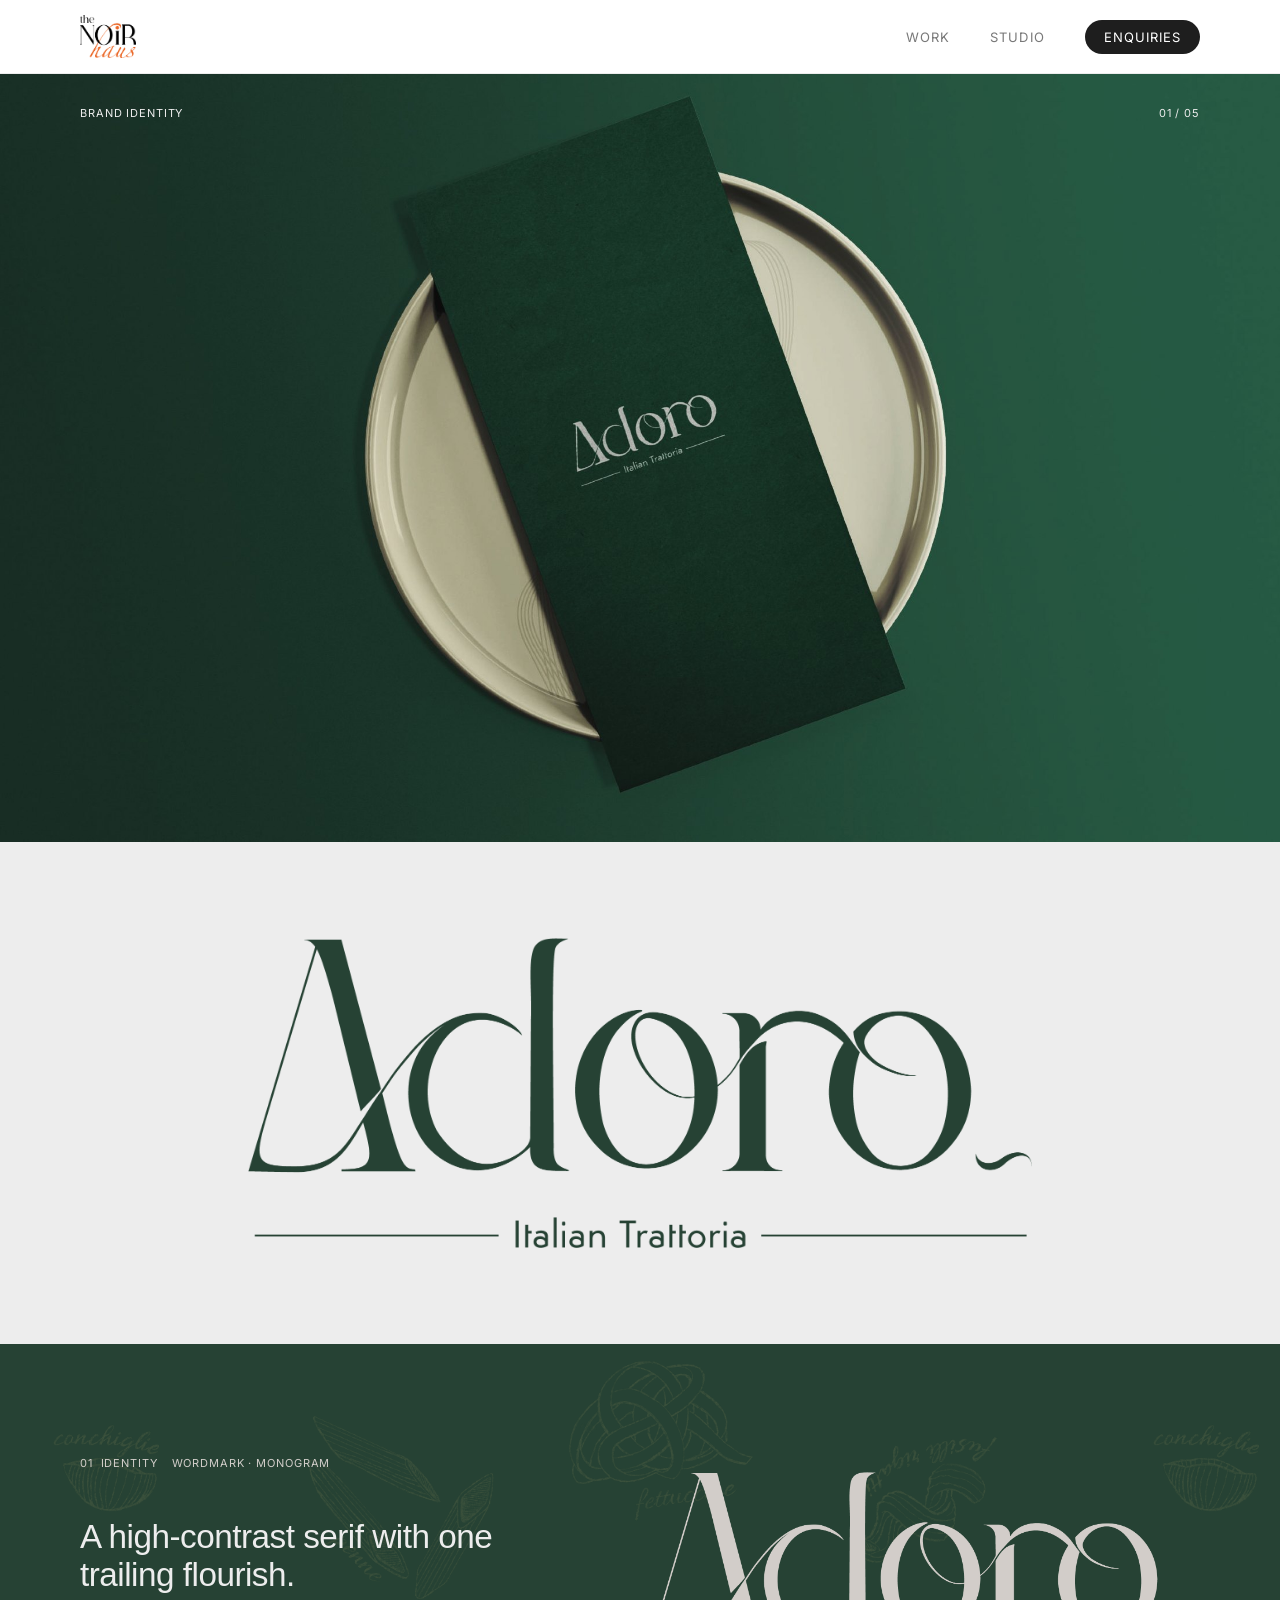
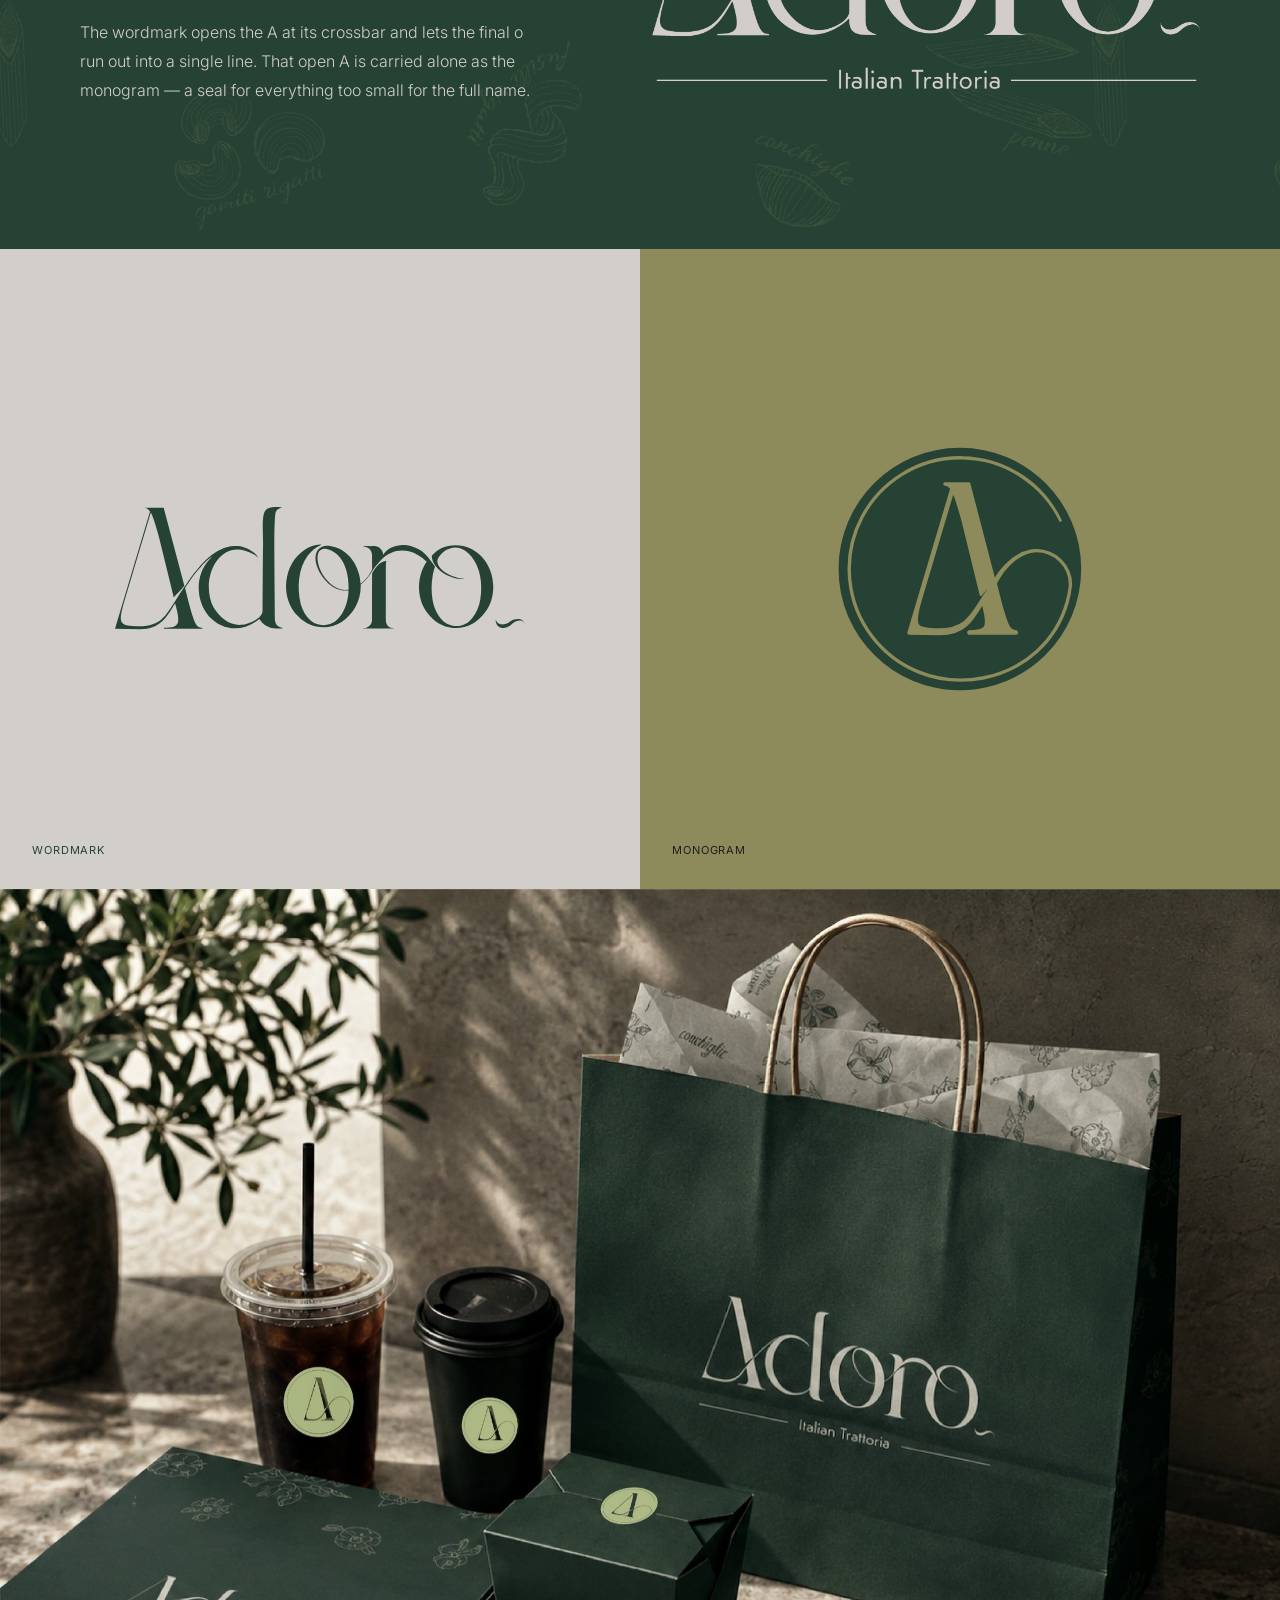
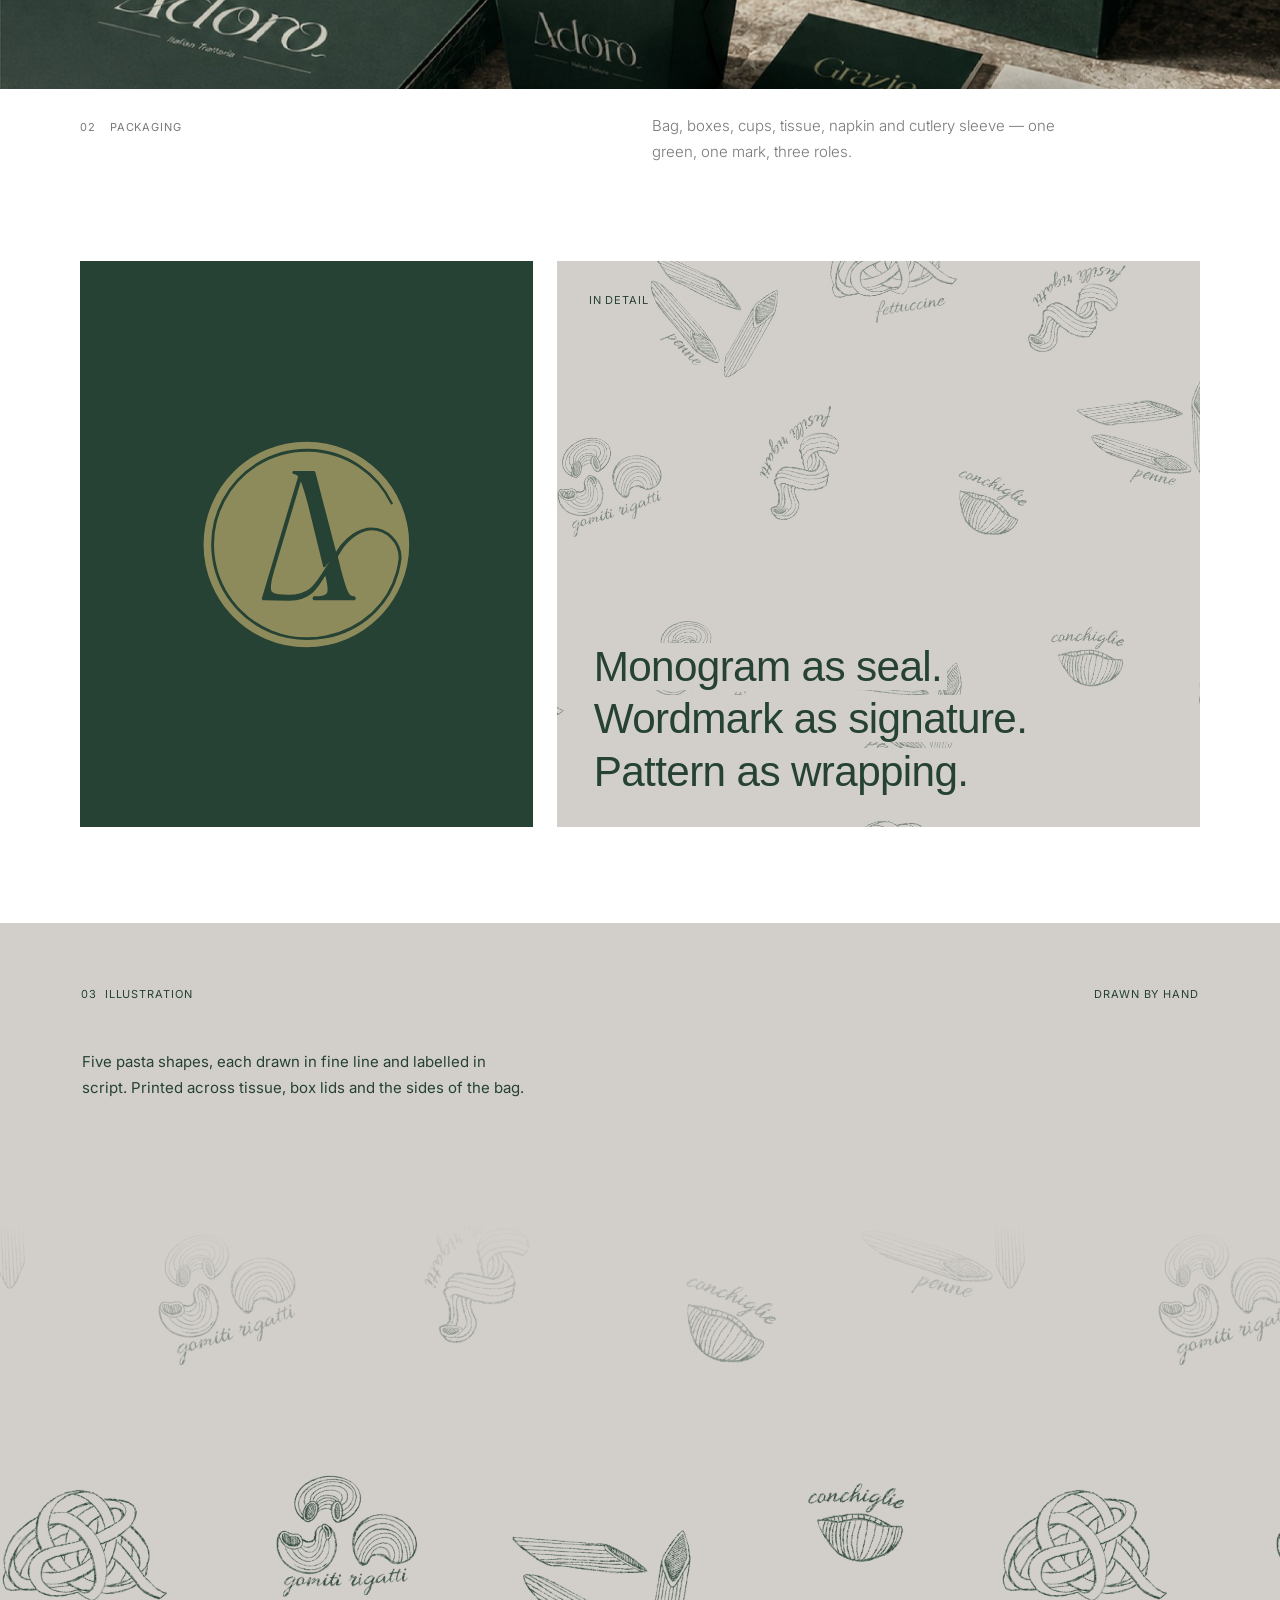
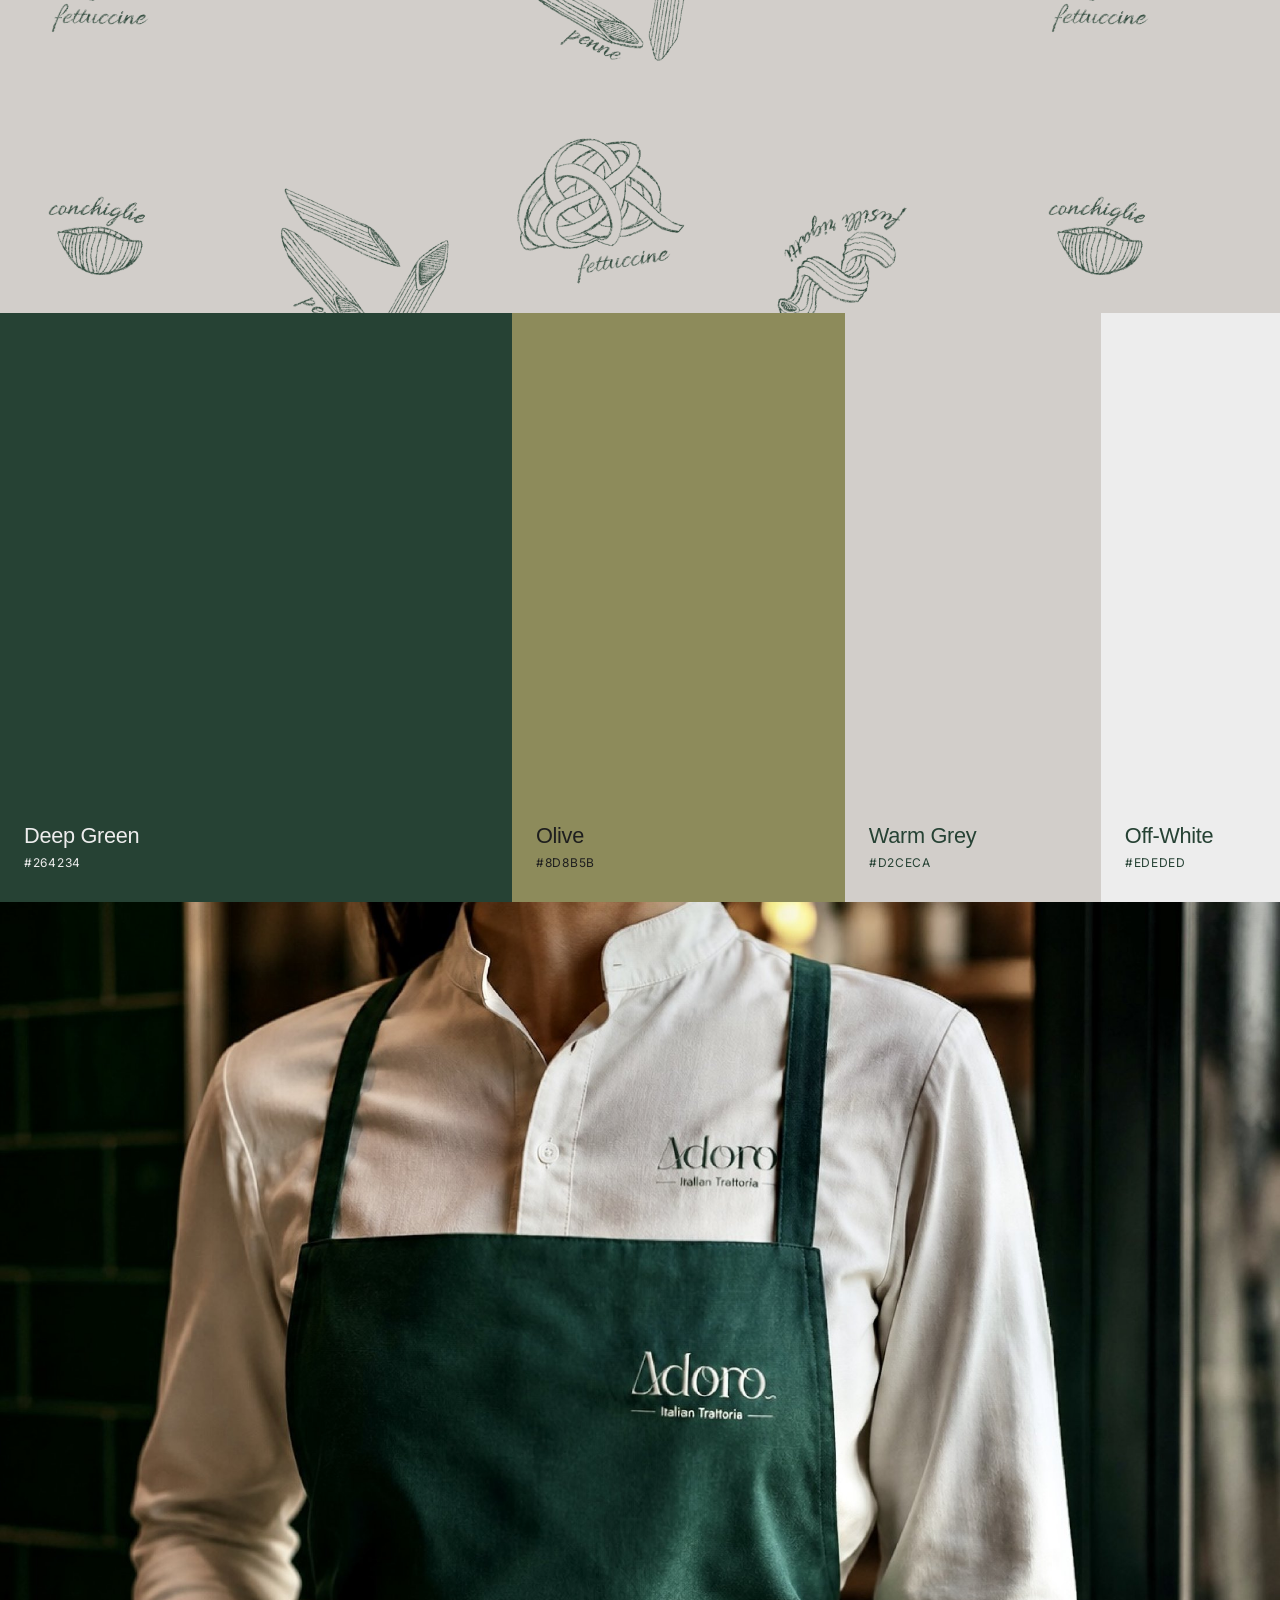
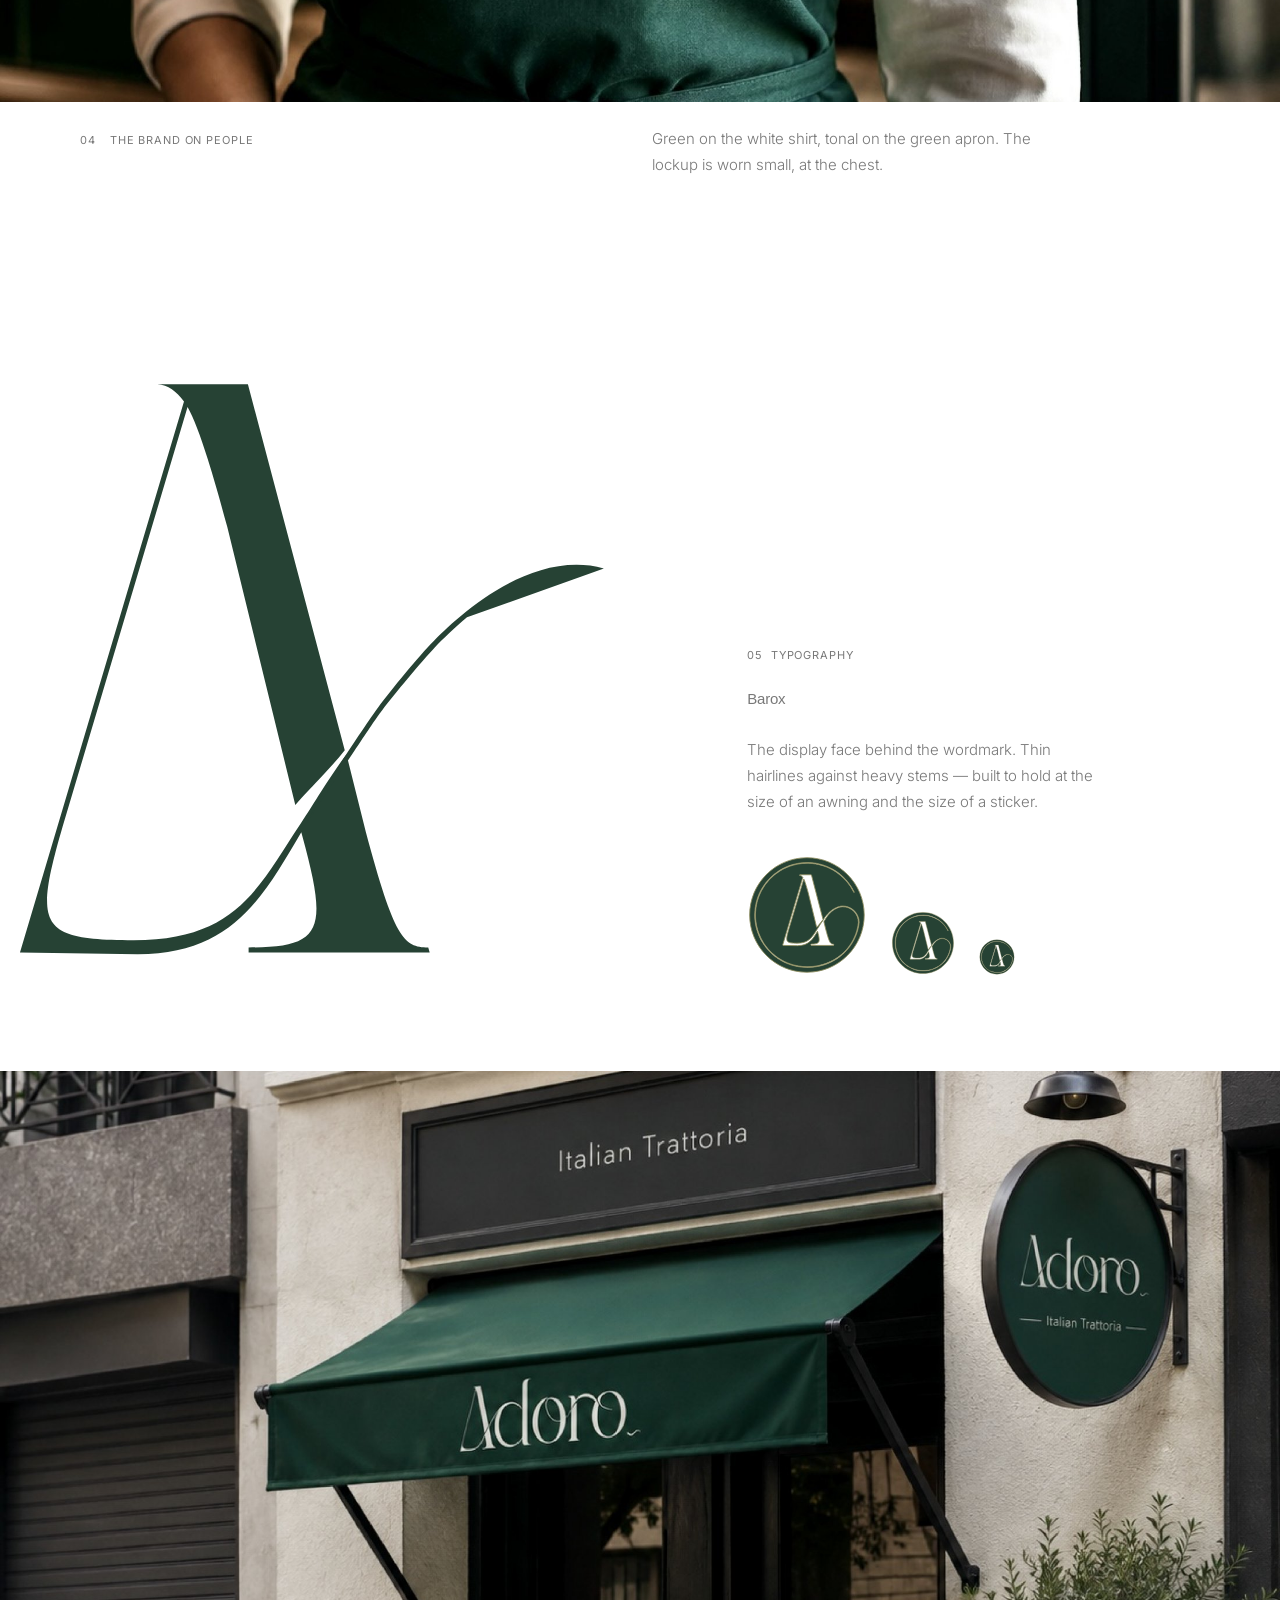
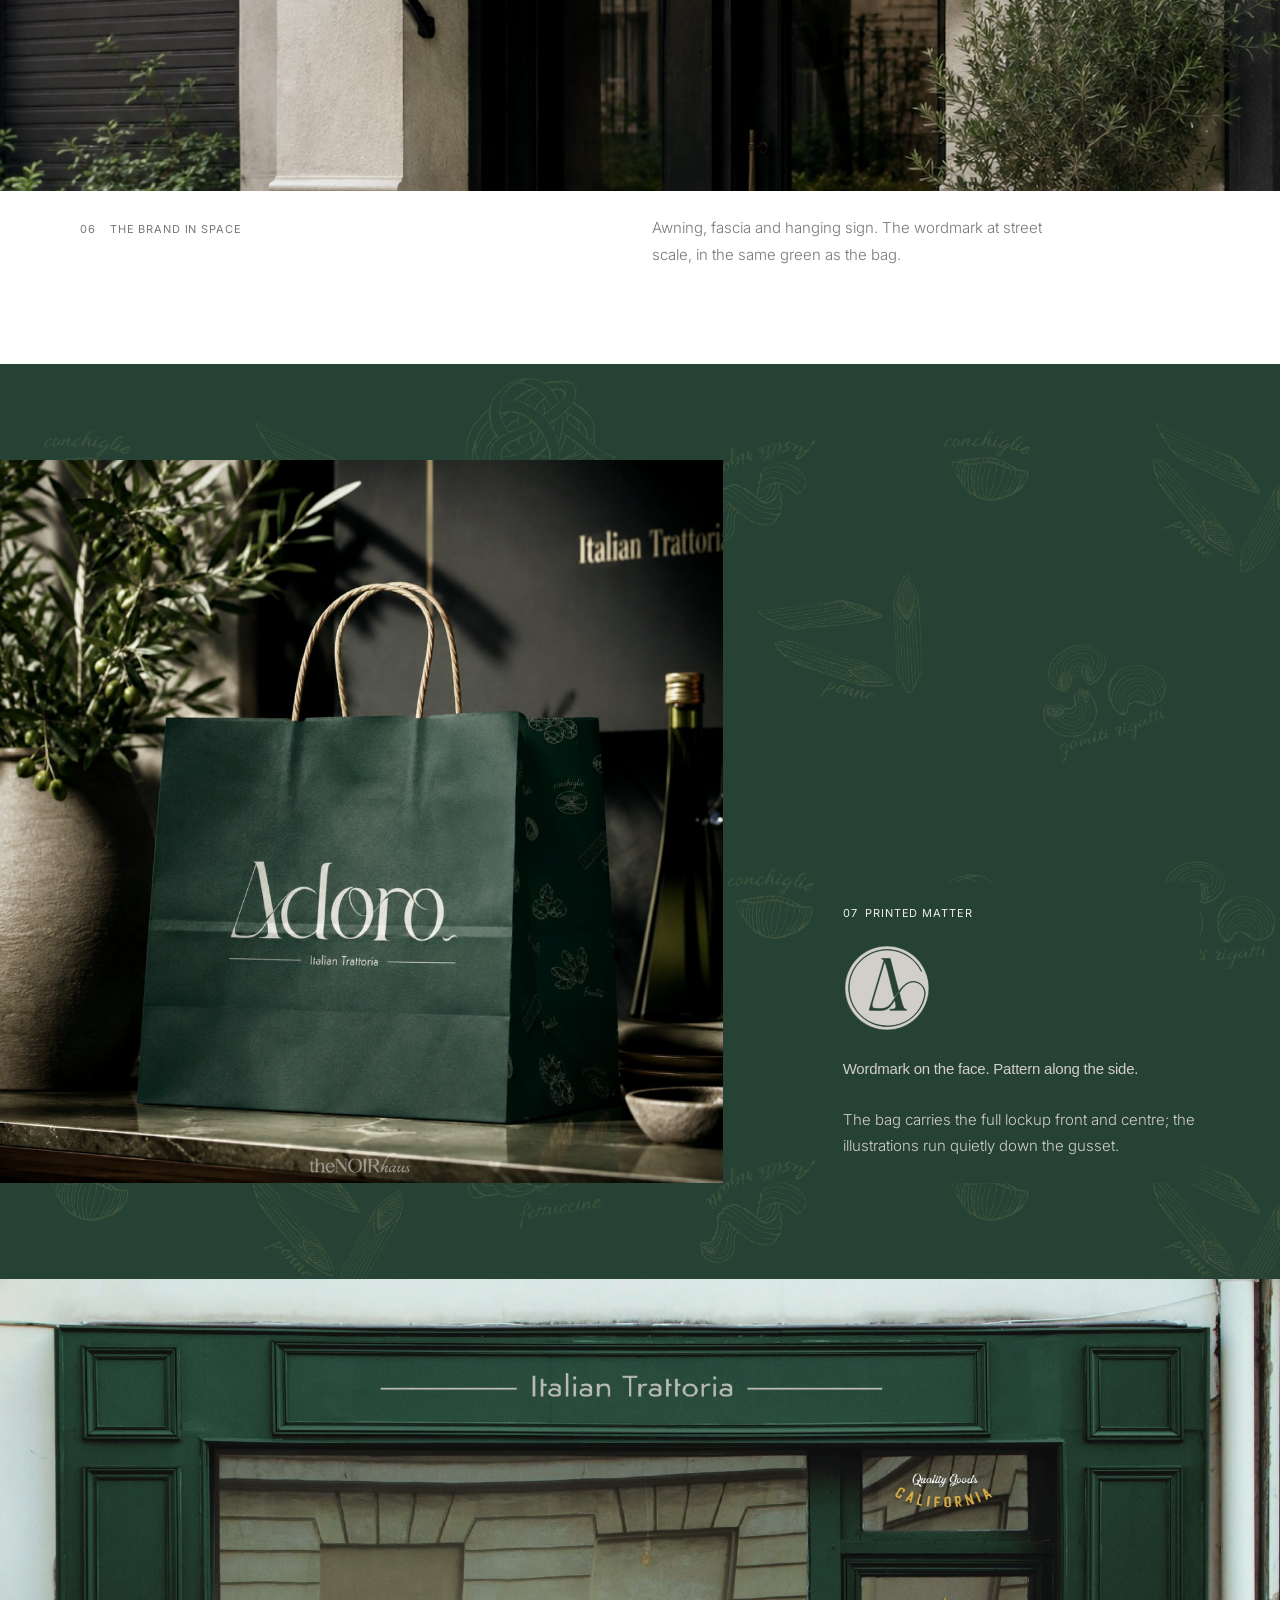
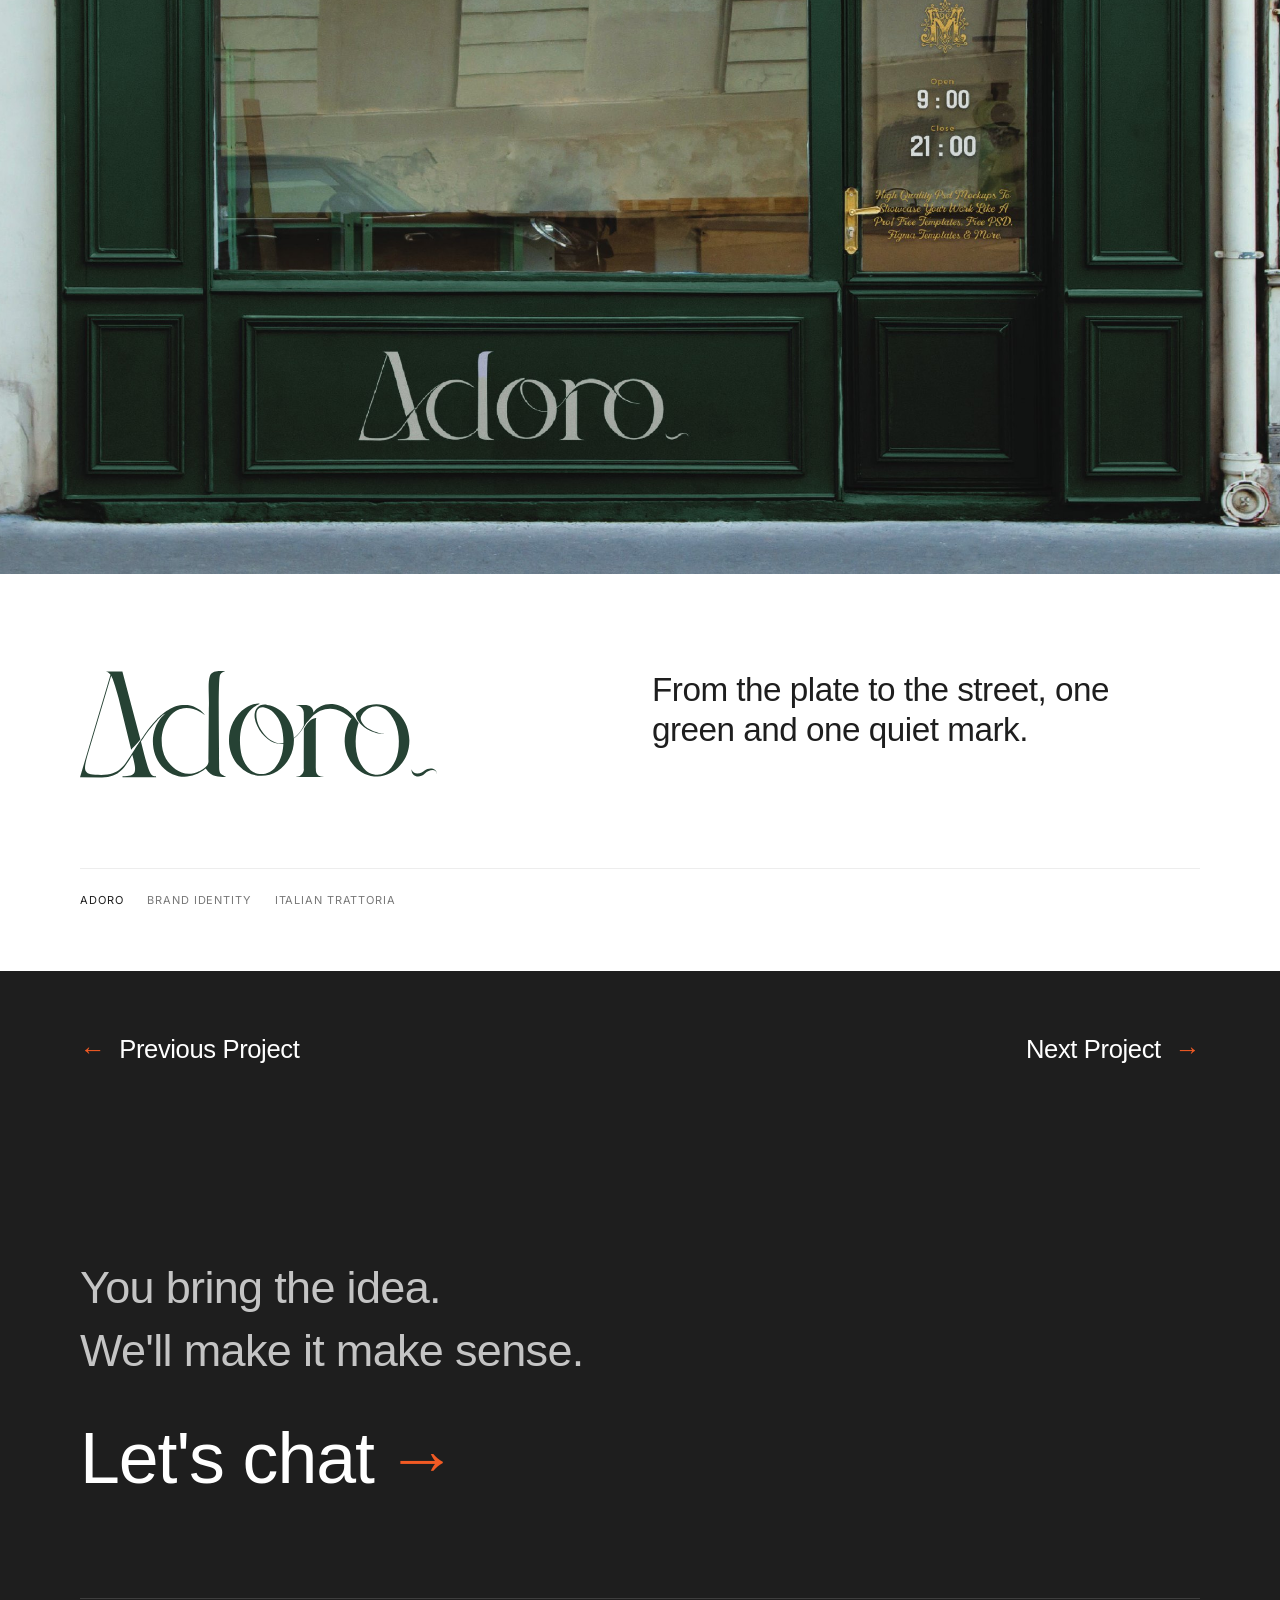
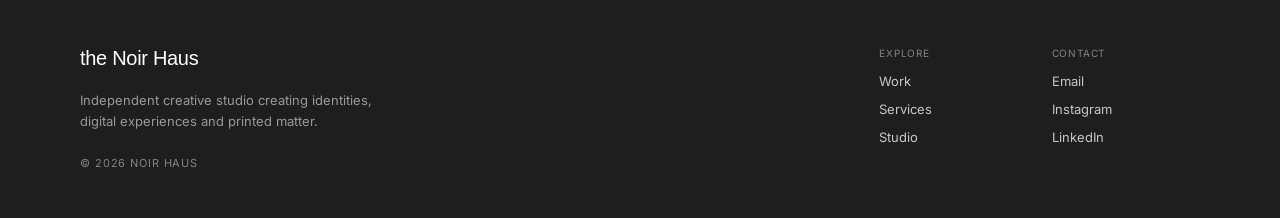
<file: project/Adoro.dc.html>
<!DOCTYPE html>
<html lang="en">
<head>
<meta charset="UTF-8">
<meta name="viewport" content="width=device-width, initial-scale=1">
<title>Adoro — The Noir Haus</title>
<link rel="stylesheet" href="_ds/the-noir-haus-design-system-ba36cd91-7f9a-45d4-92bb-fae37fb37674/tokens/colors.css">
<link rel="stylesheet" href="_ds/the-noir-haus-design-system-ba36cd91-7f9a-45d4-92bb-fae37fb37674/tokens/typography.css">
<link rel="stylesheet" href="_ds/the-noir-haus-design-system-ba36cd91-7f9a-45d4-92bb-fae37fb37674/tokens/spacing.css">
<link rel="stylesheet" href="_ds/the-noir-haus-design-system-ba36cd91-7f9a-45d4-92bb-fae37fb37674/tokens/effects.css">
<style>
*{box-sizing:border-box;margin:0;padding:0}
html,body{background:var(--bg-page);color:var(--text-primary);font-family:var(--font-sans)}
body{min-height:100vh;display:flex;flex-direction:column;position:relative;overflow-x:hidden}
a{color:inherit;text-decoration:none}
a:hover{color:var(--accent)}
.grid{display:grid;grid-template-columns:repeat(12,1fr);gap:var(--space-5);max-width:var(--container-max);width:100%;margin:0 auto;padding:0 60px}

header.site{padding:14px 0;border-bottom:1px solid var(--border-subtle);position:sticky;top:0;background:var(--bg-page);z-index:30;transform:translateY(0);transition:transform .5s cubic-bezier(.16,.8,.24,1)}
header.site.nav-hidden{transform:translateY(-100%)}
header.site .grid{align-items:center}
.logo{grid-column:1/5;display:flex;align-items:center}
.logo img{height:57px;width:auto;display:block}
nav.primary{grid-column:9/13;display:flex;align-items:center;justify-content:flex-end;gap:40px}
nav.primary a{position:relative;font-size:13px;font-weight:var(--fw-regular);letter-spacing:var(--ls-wide);text-transform:uppercase;color:var(--text-secondary);transition:color .5s cubic-bezier(.16,.8,.24,1)}
nav.primary a::after{content:"";position:absolute;left:0;right:0;bottom:-6px;width:4px;height:4px;margin:0 auto;border-radius:50%;background:var(--accent);opacity:0;transform:scale(.4);transition:opacity .5s cubic-bezier(.16,.8,.24,1),transform .5s cubic-bezier(.16,.8,.24,1)}
nav.primary a:hover::after,nav.primary a:active::after{opacity:1;transform:scale(1)}
.nav-cta{border:1px solid var(--border-strong);padding:8px 18px;border-radius:240px;background:var(--noir-950);color:#fff!important;transition:background .5s cubic-bezier(.16,.8,.24,1)}
.nav-cta::after{display:none}
.nav-cta:hover,.nav-cta:active{background:var(--accent);border-color:var(--accent);color:#fff!important}
.menu-toggle{display:none;grid-column:12/13;justify-self:end;width:32px;height:22px;position:relative;background:none;border:none;padding:0;cursor:pointer;z-index:21}
.menu-toggle span{position:absolute;left:6px;top:10px;width:20px;height:2px;background:var(--text-primary);transition:transform .35s,opacity .35s,background .35s}
.menu-toggle span::before,.menu-toggle span::after{content:"";position:absolute;left:0;height:2px;background:var(--text-primary);transition:transform .35s,width .35s,left .35s}
.menu-toggle span::before{top:-8px;width:26px;left:-4px}
.menu-toggle span::after{top:8px;width:16px;left:2px}
.menu-toggle.open span{background:transparent}
.menu-toggle.open span::before{top:0;left:-6px;width:24px;transform:rotate(45deg)}
.menu-toggle.open span::after{top:0;left:-6px;width:24px;transform:rotate(-45deg)}
.menu-toggle.open span::before,.menu-toggle.open span::after{background:var(--text-primary)}

.scroll-top{position:fixed;right:24px;bottom:24px;width:48px;height:48px;border-radius:50%;background:var(--noir-950);border:1px solid var(--border-strong);color:#fff;display:flex;align-items:center;justify-content:center;cursor:pointer;z-index:40;opacity:0;visibility:hidden;transform:translateY(8px);transition:opacity .4s,transform .4s,background .4s}
.scroll-top.visible{opacity:1;visibility:visible;transform:translateY(0)}
.scroll-top:hover{background:var(--accent);border-color:var(--accent)}
.scroll-top svg{width:18px;height:18px}
@media (max-width:640px){.scroll-top{right:16px;bottom:16px;width:44px;height:44px}}

main{flex:1}
img{display:block;max-width:100%}

/* adoro */
:root{--ad-green:#264234;--ad-olive:#8D8B5B;--ad-grey:#D2CECA;--ad-white:#EDEDED;--bleed-l:calc(max(0px,(100vw - var(--container-max))/2) + 60px)}
main{overflow-x:clip}
.k{display:flex;gap:14px;align-items:baseline;font-size:11px;letter-spacing:var(--ls-wide);text-transform:uppercase}
.k b{font-weight:var(--fw-regular);opacity:.6}
img.art{display:block;width:100%;height:auto}
.pat{position:absolute;inset:0;opacity:var(--po,1);background-image:var(--pi,url("assets/adoro/tile2-green.png"));background-size:calc(var(--ps,1000px) * var(--pk,1)) auto;background-repeat:repeat;background-position:var(--pp,0 0);pointer-events:none}
.full{position:relative;width:100%;overflow:hidden;background:var(--ad-green)}
.full>img{width:100%;height:100%;object-fit:cover}
.cap{padding:var(--space-5) 0 var(--space-9)}
.cap .grid{align-items:baseline}
.cap .k{grid-column:1/6;color:var(--text-secondary)}
.cap p{grid-column:7/13;font-size:15px;font-weight:300;line-height:1.75;color:var(--text-secondary);max-width:46ch}
.op{padding:var(--space-8) 0 var(--space-7);background:var(--ad-white)}
.op .k{grid-column:1/13;justify-content:space-between;color:var(--text-secondary)}
.op-wm{grid-column:1/13;color:var(--ad-green);margin-top:var(--space-8)}
.op-row{grid-column:1/13;display:flex;justify-content:space-between;align-items:baseline;gap:var(--space-5);margin-top:var(--space-7);padding-top:var(--space-4);border-top:1px solid var(--border-subtle)}
.op-row span{font-family:var(--font-display);font-size:clamp(1.15rem,2vw,1.75rem);letter-spacing:var(--ls-heading)}
.op-row span:last-child{color:var(--text-secondary)}
.op-wm{container-type:inline-size}
.op-wm img.art{width:70%;margin-inline:auto}
.op{padding-block:var(--space-9)!important}
.op-tag{display:flex;align-items:center;gap:2.2cqi;margin-top:1.6cqi;padding-left:3cqi;font-family:var(--font-body);font-weight:300;font-size:4.2cqi;letter-spacing:.04em;line-height:1;color:var(--ad-green);white-space:nowrap}
.op-tag i{flex:1;height:max(1px,.14cqi);background:currentColor}
.hero{height:min(94vh,60vw);min-height:440px}
.hero-k{position:absolute;left:0;right:0;top:0;padding-top:var(--space-6);color:var(--ad-white)}
.hero-k .k{grid-column:1/13;justify-content:space-between}
.op-wm{margin-top:0!important}
.idf{background:var(--ad-green);color:var(--ad-grey);padding-top:var(--space-8);position:relative;overflow:hidden}
.idf>.grid{position:relative;z-index:1}
.idf>.grid{align-items:center;padding-bottom:var(--space-9)}
.idf-txt{grid-column:1/6;display:flex;flex-direction:column;gap:var(--space-5)}
.idf .k{gap:14px}
.lock{grid-column:7/13;display:flex;flex-direction:column;gap:var(--space-5);margin:var(--space-8) 0}
.lock-line{display:flex;align-items:center;gap:22px;font-size:clamp(11px,1.25vw,18px);letter-spacing:.1em;white-space:nowrap}
.lock-line::before,.lock-line::after{content:"";flex:1;height:1px;background:currentColor;opacity:.75}
.idf-p{font-size:16px;font-weight:300;line-height:1.8;max-width:46ch}
.idf-h{margin-top:var(--space-5);font-family:var(--font-display);font-size:clamp(1.6rem,2.6vw,2.4rem);line-height:1.15;letter-spacing:var(--ls-heading);color:var(--ad-white)}
.split{display:grid;grid-template-columns:1fr 1fr;position:relative;z-index:1}
.split>div{height:min(84vh,50vw);min-height:360px;position:relative;display:flex;align-items:center;justify-content:center}
.split .k{position:absolute;left:var(--space-6);bottom:var(--space-6)}
.sp-grey{background:var(--ad-grey);color:var(--ad-green)}
.sp-grey img.art{width:64%}
.sp-olive{background:var(--ad-olive);color:var(--ad-green);--ring:var(--ad-olive)}
.sp-olive img.art{width:40%}
.sp-olive .k{color:#1E1E1E}
.pk{aspect-ratio:16/10;max-height:112vh}
.pk>img{position:absolute;left:0;top:0;width:100%;height:auto;will-change:transform}
.dt{padding:0 0 var(--space-9)}
.dt .grid{row-gap:0}
.dt-a{grid-column:1/6;background:var(--ad-green);aspect-ratio:4/5;display:flex;align-items:center;justify-content:center;color:var(--ad-olive);--ring:var(--ad-green)}
.dt-a img.art{width:48%}
.dt-b{grid-column:6/13;background:var(--ad-grey);position:relative;overflow:hidden;display:flex;flex-direction:column;justify-content:space-between;padding:var(--space-6);color:var(--ad-green)}
.dt-b .k,.dt-b ul{position:relative}
.dt-b ul{list-style:none;display:flex;flex-direction:column;gap:6px;font-family:var(--font-display);font-size:clamp(1.6rem,3.3vw,3.2rem);line-height:1.1;letter-spacing:var(--ls-heading)}
.ko{background:var(--ad-grey);padding:0 .12em;box-decoration-break:clone;-webkit-box-decoration-break:clone}
.pf{background:var(--ad-grey);position:relative;overflow:hidden;color:var(--ad-green);padding:var(--space-8) 0 var(--space-9);min-height:min(110vh,90vw)}
.pf>.grid{position:relative}
.pf .pat{-webkit-mask-image:linear-gradient(to bottom,transparent 0,transparent var(--pf-clear,300px),#000 var(--pf-full,560px));mask-image:linear-gradient(to bottom,transparent 0,transparent var(--pf-clear,300px),#000 var(--pf-full,560px))}
.pf .k{grid-column:1/13;justify-content:space-between}
.pf ol{grid-column:1/13;list-style:none;margin-top:var(--space-9);display:grid;grid-template-columns:repeat(12,1fr);row-gap:var(--space-3)}
.pf li{font-family:var(--font-display);font-size:clamp(2.8rem,8.4vw,8.6rem);line-height:.98;letter-spacing:var(--ls-heading);grid-column:1/13}
.pf li:nth-child(2){grid-column:4/13}.pf li:nth-child(3){grid-column:2/13}.pf li:nth-child(4){grid-column:6/13}.pf li:nth-child(5){grid-column:3/13}
.pf-p{grid-column:1/6;margin-top:var(--space-5);font-size:15px;line-height:1.75}
.pl{display:grid;grid-template-columns:4fr 2.6fr 2fr 1.4fr;height:min(72vh,46vw);min-height:320px}
.pl>div{display:flex;flex-direction:column;justify-content:flex-end;gap:6px;padding:var(--space-6) var(--space-5)}
.pl .n{font-family:var(--font-display);font-size:clamp(1.1rem,1.7vw,1.6rem);letter-spacing:var(--ls-heading)}
.pl .x{font-size:12px;letter-spacing:.06em}
.cl{aspect-ratio:16/10;max-height:112vh}
.cl img{object-position:50% 40%}
.ty{padding:var(--space-9) 0}
.ty .grid{align-items:end}
.ty-A{grid-column:1/7;color:var(--ad-green);margin-left:calc(-1*var(--bleed-l))}
.ty-body{grid-column:8/13;display:flex;flex-direction:column;gap:var(--space-5)}
.ty-body .k{color:var(--text-secondary)}
.ty-name{font-family:var(--font-display);font-size:clamp(2.6rem,5vw,4.6rem);line-height:1;letter-spacing:var(--ls-heading);color:var(--ad-green)}
.ty-body p{font-size:15px;font-weight:300;line-height:1.75;color:var(--text-secondary);max-width:40ch}
.seals{display:flex;align-items:flex-end;gap:var(--space-5);color:var(--ad-green);--ring:var(--ad-olive);margin-top:var(--space-4)}
.seals img{flex:none}
.sf{aspect-ratio:16/9;max-height:108vh}
.sf img{object-position:50% 36%}
.bg{background:var(--ad-green);position:relative;overflow:hidden;color:var(--ad-white);padding:var(--space-9) 0}
.bg>.grid{position:relative;align-items:end}
.bg-img{grid-column:1/8;margin-left:calc(-1*var(--bleed-l));aspect-ratio:1/1;overflow:hidden}
.bg-img img{width:100%;height:100%;object-fit:cover}
.bg-txt{grid-column:9/13;display:flex;flex-direction:column;gap:var(--space-5);background:var(--ad-green);padding:var(--space-5) 0}
.bg-txt img.art{width:88px;color:var(--ad-grey);--ring:var(--ad-green)}
.bg-h{font-family:var(--font-display);font-size:clamp(1.6rem,2.6vw,2.4rem);line-height:1.15;letter-spacing:var(--ls-heading)}
.bg-txt p{font-size:15px;font-weight:300;line-height:1.75;color:var(--ad-grey)}
.fin{aspect-ratio:1.43/1;max-height:110vh}
.fin img{object-position:50% 60%}
.cz{padding:var(--space-9) 0 var(--space-8)}
.cz-wm{grid-column:1/5;color:var(--ad-green)}
.cz-p{grid-column:7/13;font-family:var(--font-display);font-size:clamp(1.5rem,2.6vw,2.4rem);line-height:1.2;letter-spacing:var(--ls-heading)}
.cz-meta{grid-column:1/13;margin-top:var(--space-8);padding-top:var(--space-5);border-top:1px solid var(--border-subtle);display:flex;gap:24px;font-size:11px;letter-spacing:var(--ls-wide);text-transform:uppercase;color:var(--text-secondary)}
.cz-meta strong{color:var(--text-primary);font-weight:var(--fw-regular)}
/* next project */
.next-project{padding:var(--space-8) 0 var(--space-9);background:var(--bg-inverse);width:100vw;margin-left:calc(50% - 50vw)}
.next-inner{grid-column:1/13;display:flex;align-items:center;justify-content:space-between;gap:var(--space-6)}
.next-label{font-size:10px;letter-spacing:var(--ls-wide);text-transform:uppercase;color:rgba(255,255,255,.5)}
.next-link{font-family:var(--font-display);font-weight:var(--fw-regular);font-size:clamp(1.8rem,4vw,3rem);letter-spacing:var(--ls-heading);color:var(--text-on-dark);display:inline-flex;align-items:center;gap:14px;transition:color .5s cubic-bezier(.16,.8,.24,1)}
.next-link:hover{color:var(--accent)}
.next-link .arrow{color:var(--accent);transition:transform .5s cubic-bezier(.16,.8,.24,1)}
.next-link:hover .arrow{transform:translateX(10px)}
.next-link{font-size:clamp(1.25rem,2vw,1.75rem)!important;font-weight:var(--fw-regular)}
.next-link.prev:hover .arrow{transform:translateX(-10px)}

.site-footer{background:var(--bg-inverse);width:100vw;margin-left:calc(50% - 50vw);position:relative;z-index:1;padding:var(--space-9) 0 var(--space-7);overflow:hidden}
.site-footer .grid{row-gap:0}
.ft-cta-row{grid-column:1/13;display:flex;justify-content:space-between;align-items:flex-end;gap:var(--space-6)}
.ft-cta-sub{font-family:var(--font-display);font-weight:var(--fw-regular);font-size:clamp(1rem,1.6vw,1.3rem);line-height:1.4;letter-spacing:var(--ls-heading);color:rgba(255,255,255,.55);text-align:right;max-width:32ch}
.ft-cta{display:flex;align-items:baseline;gap:var(--space-3);width:fit-content;font-family:var(--font-display);font-weight:var(--fw-regular);letter-spacing:var(--ls-heading);font-size:clamp(2.6rem,5.6vw,4.8rem);color:var(--text-on-dark);transition:color .5s cubic-bezier(.16,.8,.24,1)}
.ft-cta .arrow{color:var(--accent);transition:transform .5s cubic-bezier(.16,.8,.24,1)}
.ft-cta:hover{color:var(--accent)}
.ft-cta:hover .arrow{transform:translateX(10px)}
.ft-cta:active{opacity:.8}
.ft-divider{grid-column:1/13;border-top:1px solid rgba(255,255,255,.14);margin-top:var(--space-8)}
.ft-brand{grid-column:1/6;margin-top:var(--space-7);display:flex;flex-direction:column;gap:12px}
.ft-brand-name{font-family:var(--font-display);font-weight:var(--fw-regular);font-size:var(--fs-h4);letter-spacing:var(--ls-heading);color:var(--text-on-dark)}
.ft-brand-desc{font-size:13px;line-height:1.6;color:rgba(255,255,255,.55);max-width:38ch}
.ft-copy{font-size:11px;letter-spacing:var(--ls-wide);text-transform:uppercase;color:rgba(255,255,255,.45);margin-top:4px}
.ft-group{grid-column:span 3;margin-top:var(--space-7);display:flex;flex-direction:column;gap:12px}
.ft-explore{grid-column:7/10}
.ft-contact{grid-column:10/13}
.ft-group-label{font-size:10px;letter-spacing:var(--ls-wide);text-transform:uppercase;color:rgba(255,255,255,.45);margin-bottom:2px}
.ft-group a{font-size:13px;color:rgba(255,255,255,.75);transition:color .5s cubic-bezier(.16,.8,.24,1);width:fit-content}
.ft-group a:hover{color:var(--accent)}
.ft-br{display:none}
@media (min-width:1025px){.ft-cta-sub{text-align:left;font-size:45px}.ft-cta{width:488px;height:152px;align-items:center}.ft-brand{gap:20px}.ft-br{display:inline}}

@media (max-width:1024px){
.grid{gap:var(--space-4)}
header.site{padding:var(--space-5) 0}
.logo{grid-column:1/6}
nav.primary{grid-column:6/13;gap:var(--space-5)}
nav.primary a{font-size:12px}
.site-footer{padding:var(--space-8) 0 var(--space-6)}
.ft-cta-row{flex-direction:column;align-items:flex-start;gap:var(--space-4)}
.ft-cta-sub{text-align:left;max-width:60%;box-sizing:border-box;font-size:32px}
.ft-cta{width:fit-content;white-space:nowrap;font-size:clamp(40px,8.8vw,88px)}
.ft-brand{display:contents}
.ft-brand-name{grid-column:1/13;margin-top:var(--space-6);order:1;font-size:clamp(22px,3.4vw,28px)}
.ft-brand-desc{grid-column:1/13;order:2}
.ft-copy{grid-column:1/13;order:5;margin-top:var(--space-6)}
.ft-group-label{font-size:clamp(11px,1.5vw,13px)}
.ft-group a{font-size:clamp(15px,2vw,18px)}
.ft-explore{grid-column:1/7;margin-top:var(--space-6);order:3}
.ft-contact{grid-column:7/13;margin-top:var(--space-6);order:4}
.next-inner{flex-direction:row;align-items:center;gap:var(--space-4)}
}
@media (max-width:640px){
.grid{gap:0;padding:0 var(--space-5)}
header.site{padding:var(--space-5) 0}
.logo{grid-column:1/9}
.logo img{height:35px}
.menu-toggle{display:block}
body.menu-open{overflow:hidden}
body.menu-open header.site,body.menu-open header.site.nav-hidden{transform:none!important}
body.menu-open header.site{z-index:25}
nav.primary{position:fixed;top:0;left:0;right:0;height:66.67vh;z-index:20;background:#fff;display:flex;flex-direction:column;justify-content:center;align-items:flex-start;gap:0;padding:32px;visibility:hidden;opacity:0;transform:translateY(-12px);box-shadow:0 40px 80px -20px rgba(30,30,30,.35);transition:opacity .5s cubic-bezier(.16,.8,.24,1),transform .5s cubic-bezier(.16,.8,.24,1),visibility 0s linear .5s}
nav.primary.open{visibility:visible;opacity:1;transform:translateY(0);transition:opacity .5s cubic-bezier(.16,.8,.24,1),transform .5s cubic-bezier(.16,.8,.24,1)}
nav.primary a{color:var(--text-primary);font-size:32px;text-transform:none;letter-spacing:0;font-family:var(--font-display);padding:14px 0;width:100%;border-bottom:1px solid var(--border-subtle);opacity:0;transform:translateY(16px);transition:opacity .5s cubic-bezier(.16,.8,.24,1),transform .5s cubic-bezier(.16,.8,.24,1)}
nav.primary.open a{opacity:1;transform:translateY(0)}
nav.primary.open a:nth-child(1){transition-delay:.08s}
nav.primary.open a:nth-child(2){transition-delay:.15s}
nav.primary.open a:nth-child(3){transition-delay:.22s}
.nav-cta{margin-top:24px;background:none;border:1px solid var(--border-strong);border-radius:240px;padding:12px 28px;width:auto;text-align:center;font-size:14px!important;color:var(--text-primary)!important}
.nav-cta:hover,.nav-cta:active{background:var(--accent);border-color:var(--accent)}
nav.primary a:not(.nav-cta)::after{left:auto;right:0;bottom:auto;top:50%;transform:translateY(-50%) scale(.4);margin:0}
nav.primary a[aria-current]:not(.nav-cta)::after{opacity:1;transform:translateY(-50%) scale(1)}
nav.primary a:not(.nav-cta):hover::after,nav.primary a:not(.nav-cta):active::after{opacity:1;transform:translateY(-50%) scale(1)}
.next-project{padding:var(--space-6) 0 var(--space-7)}
.next-link{font-size:clamp(1.6rem,7vw,2.2rem)}
.site-footer{padding:var(--space-7) 0 var(--space-6)}
.ft-cta-sub{font-size:20px;max-width:none}
.ft-divider{margin-top:var(--space-6)}
.ft-brand{margin-top:var(--space-6);gap:10px}
.ft-brand-name{font-size:clamp(20px,5vw,24px)}
.ft-brand-desc{font-size:clamp(13px,3.4vw,14px)}
.ft-copy{padding-bottom:45px;font-size:11px;margin-top:var(--space-5)}
.ft-group-label{font-size:11px}
.ft-group a{font-size:clamp(14px,3.6vw,16px)}
.ft-explore,.ft-contact{grid-column:1/13;margin-top:var(--space-5)}
}

@media (max-width:1024px){
:root{--pk:.72}
.pf{min-height:0;aspect-ratio:4/3.4;--pf-clear:260px;--pf-full:460px}
.idf-txt{grid-column:1/13}.lock{grid-column:1/13;margin:var(--space-8) 0 0}
.dt-a{grid-column:1/7}.dt-b{grid-column:7/13}
.pf-p{grid-column:1/9}
.ty-A{grid-column:1/8}.ty-body{grid-column:1/13;margin-top:var(--space-7)}
.bg-img{grid-column:1/13;margin-right:calc(-1*var(--bleed-l))}.bg-txt{grid-column:1/13;margin-top:var(--space-6)}
.cz-wm{grid-column:1/7}.cz-p{grid-column:1/13;margin-top:var(--space-6)}
}
@media (max-width:640px){
:root{--bleed-l:var(--space-5);--pk:.46}
.pf{aspect-ratio:auto;min-height:clamp(560px,150vw,680px);--pf-clear:230px;--pf-full:380px}
.next-project{padding:var(--space-5) 0 var(--space-6)}
.next-inner{gap:var(--space-3)}
.next-link{font-size:15px!important;gap:8px;white-space:nowrap;min-height:44px}
.next-link:hover .arrow{transform:translateX(4px)}.next-link.prev:hover .arrow{transform:translateX(-4px)}
.cap{padding:var(--space-4) 0 var(--space-8)}
.cap .k,.cap p{grid-column:1/13}.cap p{margin-top:var(--space-3)}
.op{padding:var(--space-7) 0 var(--space-6)}
.op-wm{margin-top:var(--space-7)}
.op-row{flex-direction:column;gap:4px;margin-top:var(--space-6)}
.hero{height:auto;min-height:0;aspect-ratio:4/5}
.cl,.sf,.fin{aspect-ratio:4/5;max-height:none}
.pk{aspect-ratio:1/1;max-height:none}
.cl img{object-position:50% 45%}
.idf{padding-top:var(--space-7)}
.lock{margin:var(--space-8) 0;gap:var(--space-4)}
.lock-line{gap:12px}
.idf>.grid{padding-bottom:var(--space-8)}.lock{margin-top:var(--space-7)}
.split{grid-template-columns:1fr}.split>div{height:auto;min-height:0;aspect-ratio:1/1}
.split .k{left:var(--space-5);bottom:var(--space-5)}
.dt-a,.dt-b{grid-column:1/13}.dt-b{min-height:380px;padding:var(--space-5)}
.pf{padding:var(--space-7) 0 var(--space-8)}
.pf-p{grid-column:1/13;margin-top:var(--space-4)}
.pl{grid-template-columns:1fr;height:auto}.pl>div{min-height:112px;flex-direction:row;justify-content:space-between;align-items:flex-end}
.pl>div:first-child{min-height:200px}
.ty{padding:var(--space-8) 0}
.ty-A{grid-column:1/11}
.seals{gap:var(--space-4)}
.bg{padding:var(--space-8) 0}
.cz{padding:var(--space-8) 0 var(--space-7)}
.cz-wm{grid-column:1/9}
.cz-meta{flex-direction:column;gap:8px}
}
</style>
</head>
<body>
<header class="site">
<div class="grid">
<a class="logo" href="index.html" aria-label="The Noir Haus" style="height:45px"><img src="./asset-1-3000-msk4z5c7-dc0f.png" alt="The Noir Haus" style="width:56px;height:43px"></a>
<button class="menu-toggle" aria-label="Menu" aria-expanded="false"><span></span><span></span></button>
<nav class="primary">
<a href="Work.html">Work</a>
<a href="Studio.html">Studio</a>
<a class="nav-cta" href="Enquire.dc.html">Enquiries</a>
</nav>
</div>
</header>
<main>
<figure class="full hero"><img src="assets/adoro/sheet-menu.jpg" alt="Adoro menu on a ceramic plate, deep green field"><figcaption class="hero-k"><div class="grid"><div class="k"><span>Brand Identity</span><span>01 / 05</span></div></div></figcaption></figure>
<section class="op" data-screen-label="Opening">
<div class="grid">
<h1 class="op-wm" aria-label="Adoro — Italian Trattoria"><img class="art" src="assets/adoro/logo-primary-green.png" alt=""></h1>
</div>
</section>

<section class="idf" data-screen-label="Identity">
<div class="pat" style="--pi:url(assets/adoro/tile2-olive.png);--po:.22;--ps:1100px"></div>
<div class="grid">
<div class="idf-txt">
<div class="k"><span>01 &nbsp;Identity</span><span>Wordmark · Monogram</span></div>
<p class="idf-h">A high-contrast serif with one trailing flourish.</p>
<p class="idf-p">The wordmark opens the A at its crossbar and lets the final o run out into a single line. That open A is carried alone as the monogram — a seal for everything too small for the full name.</p>
</div>
<div class="lock"><img class="art" src="assets/adoro/logo-primary-beige.png" alt="Adoro — Italian Trattoria"></div>
</div>
<div class="split">
<div class="sp-grey"><img class="art" src="assets/adoro/wm-green.svg" alt="Adoro wordmark, green on warm grey"><span class="k">Wordmark</span></div>
<div class="sp-olive"><img class="art" src="assets/adoro/mono-green.svg" alt="Adoro monogram"><span class="k">Monogram</span></div>
</div>
</section>

<figure class="full pk" data-screen-label="Packaging"><img src="assets/adoro/packaging.jpg" alt="Adoro takeaway packaging suite"></figure>
<section class="cap"><div class="grid"><div class="k"><span>02</span><span>Packaging</span></div><p>Bag, boxes, cups, tissue, napkin and cutlery sleeve — one green, one mark, three roles.</p></div></section>
<section class="dt">
<div class="grid">
<div class="dt-a"><img class="art" src="assets/adoro/mono-olive.svg" alt="Adoro monogram as seal"></div>
<div class="dt-b"><div class="pat" style="--po:.55;--ps:760px;--pp:-120px -60px"></div><span class="k">In detail</span><ul><li><span class="ko">Monogram as seal.</span></li><li><span class="ko">Wordmark as signature.</span></li><li><span class="ko">Pattern as wrapping.</span></li></ul></div>
</div>
</section>

<section class="pf" data-screen-label="Pattern">
<div class="pat" style="--ps:1000px;--pp:0 0"></div>
<div class="grid">
<div class="k"><span class="ko">03 &nbsp;Illustration</span><span class="ko">Drawn by hand</span></div>
<p class="pf-p"><span class="ko">Five pasta shapes, each drawn in fine line and labelled in script. Printed across tissue, box lids and the sides of the bag.</span></p>
</div>
</section>

<section class="pl" aria-label="Colour palette">
<div style="background:#264234;color:#EDEDED"><span class="n">Deep Green</span><span class="x">#264234</span></div>
<div style="background:#8D8B5B;color:#1E1E1E"><span class="n">Olive</span><span class="x">#8D8B5B</span></div>
<div style="background:#D2CECA;color:#264234"><span class="n">Warm Grey</span><span class="x">#D2CECA</span></div>
<div style="background:#EDEDED;color:#264234"><span class="n">Off-White</span><span class="x">#EDEDED</span></div>
</section>

<figure class="full cl" data-screen-label="On people"><img src="assets/adoro/clothing.jpg" alt="Adoro apron and shirt, front of house"></figure>
<section class="cap"><div class="grid"><div class="k"><span>04</span><span>The brand on people</span></div><p>Green on the white shirt, tonal on the green apron. The lockup is worn small, at the chest.</p></div></section>

<section class="ty" data-screen-label="Typography">
<div class="grid">
<div class="ty-A"><img class="art" src="assets/adoro/a-green.svg" alt="Adoro A, detail"></div>
<div class="ty-body">
<span class="k">05 &nbsp;Typography</span>
<p class="ty-name">Barox</p>
<p>The display face behind the wordmark. Thin hairlines against heavy stems — built to hold at the size of an awning and the size of a sticker.</p>
<div class="seals">
<img class="art" style="width:120px" src="assets/adoro/mono-green.svg" alt="">
<img class="art" style="width:64px" src="assets/adoro/mono-green.svg" alt="">
<img class="art" style="width:36px" src="assets/adoro/mono-green.svg" alt="">
</div>
</div>
</div>
</section>

<figure class="full sf" data-screen-label="In space"><img src="assets/adoro/storefront.jpg" alt="Adoro storefront with green awning and hanging sign"></figure>
<section class="cap"><div class="grid"><div class="k"><span>06</span><span>The brand in space</span></div><p>Awning, fascia and hanging sign. The wordmark at street scale, in the same green as the bag.</p></div></section>

<section class="bg" data-screen-label="Printed matter">
<div class="pat" style="--pi:url(assets/adoro/tile2-olive.png);--po:.3;--ps:900px"></div>
<div class="grid">
<div class="bg-img"><img src="assets/adoro/paperbag.jpg" alt="Adoro green paper bag with twisted kraft handles"></div>
<div class="bg-txt">
<span class="k">07 &nbsp;Printed matter</span>
<img class="art" src="assets/adoro/mono-grey.svg" alt="">
<p class="bg-h">Wordmark on the face. Pattern along the side.</p>
<p>The bag carries the full lockup front and centre; the illustrations run quietly down the gusset.</p>
</div>
</div>
</section>

<figure class="full fin" data-screen-label="Shopfront"><img src="assets/adoro/sheet-shopfront.jpg" alt="Adoro shopfront, green panelled facade"></figure>

<section class="cz">
<div class="grid">
<div class="cz-wm"><img class="art" src="assets/adoro/wm-green.svg" alt="Adoro"></div>
<p class="cz-p">From the plate to the street, one green and one quiet mark.</p>
<div class="cz-meta"><strong>Adoro</strong><span>Brand Identity</span><span>Italian Trattoria</span></div>
</div>
</section>
</main>

<section class="next-project">
<div class="grid">
<div class="next-inner">
<a class="next-link prev" href="Work.html"><span class="arrow">←</span>Previous Project</a>
<a class="next-link" href="AATOM - Project Page.dc.html">Next Project<span class="arrow">→</span></a>
</div>
</div>
</section>

<footer class="site-footer">
<div class="grid">
<div class="ft-cta-row">
<p class="ft-cta-sub" style="color: #FFFFFFBD">You bring the idea.<br>We'll make it make sense.</p>
</div>
<a class="ft-cta" href="mailto:thenoirhaus@outlook.in" target="_blank" rel="noopener noreferrer">Let's chat<span class="arrow">→</span></a>
<div class="ft-divider"></div>
<div class="ft-brand">
<p class="ft-brand-name">the Noir Haus</p>
<p class="ft-brand-desc">Independent creative studio creating identities, digital experiences and printed matter.</p>
<p class="ft-copy">© 2026 Noir Haus</p>
</div>
<nav class="ft-group ft-explore">
<p class="ft-group-label">Explore</p>
<a href="Work.html">Work</a><a href="index.html#services">Services</a><a href="Studio.html">Studio</a>
</nav>
<nav class="ft-group ft-contact">
<p class="ft-group-label">Contact</p>
<a href="mailto:thenoirhaus@outlook.in" target="_blank" rel="noopener noreferrer">Email</a><a href="https://www.instagram.com/thenoirhaus/" target="_blank" rel="noopener noreferrer">Instagram</a><a href="https://www.linkedin.com/in/riya-patel-103ab422a/" target="_blank" rel="noopener noreferrer">LinkedIn</a>
</nav>
</div>
</footer>

<script>
const __mt=document.querySelector('.menu-toggle');if(__mt)__mt.addEventListener('click',function(){const n=document.querySelector('nav.primary');const open=n.classList.toggle('open');this.classList.toggle('open',open);this.setAttribute('aria-expanded',open);document.body.classList.toggle('menu-open',open)});document.querySelectorAll('nav.primary a').forEach(a=>a.addEventListener('click',()=>{const n=document.querySelector('nav.primary'),t=document.querySelector('.menu-toggle');if(!n||!n.classList.contains('open'))return;n.classList.remove('open');if(t){t.classList.remove('open');t.setAttribute('aria-expanded','false')}document.body.classList.remove('menu-open')}));
const __header=document.querySelector('header.site');
let __lastY=window.scrollY,__navTicking=false;
function __navScroll(){__navTicking=false;const y=window.scrollY;const delta=y-__lastY;if(y<=8){__header.classList.remove('nav-hidden')}else if(delta>24){__header.classList.add('nav-hidden');__lastY=y}else if(delta<-90){__header.classList.remove('nav-hidden');__lastY=y}}
window.addEventListener('scroll',()=>{if(!__navTicking){__navTicking=true;requestAnimationFrame(__navScroll)}},{passive:true});
__navScroll();
const __st=document.querySelector('.scroll-top');if(__st){__st.addEventListener('click',()=>window.scrollTo({top:0,behavior:'smooth'}));let __stTick=false;function __stCheck(){__stTick=false;__st.classList.toggle('visible',window.scrollY>window.innerHeight*.6)}window.addEventListener('scroll',()=>{if(!__stTick){__stTick=true;requestAnimationFrame(__stCheck)}},{passive:true});__stCheck()}
</script>
<button class="scroll-top" aria-label="Scroll to top"><svg viewBox="0 0 24 24" fill="none" stroke="currentColor" stroke-width="1.5" stroke-linecap="round" stroke-linejoin="round"><line x1="12" y1="19" x2="12" y2="5"></line><polyline points="5 12 12 5 19 12"></polyline></svg></button>
<script>
(function(){const f=document.querySelector('.pk'),im=f&&f.querySelector('img');if(!im)return;let t=false;
function u(){t=false;const r=f.getBoundingClientRect(),vh=innerHeight,ov=Math.max(0,im.offsetHeight-r.height);if(!ov){im.style.transform='';return}
const c=(vh-r.height)/2,d=Math.min(ov,Math.max(0,c+ov/2-r.top));im.style.transform='translate3d(0,'+(-d)+'px,0)'}
const q=()=>{if(!t){t=true;requestAnimationFrame(u)}};addEventListener('scroll',q,{passive:true});addEventListener('resize',q);im.complete?u():im.addEventListener('load',u)})();
</script>
</body>
</html>
</file>
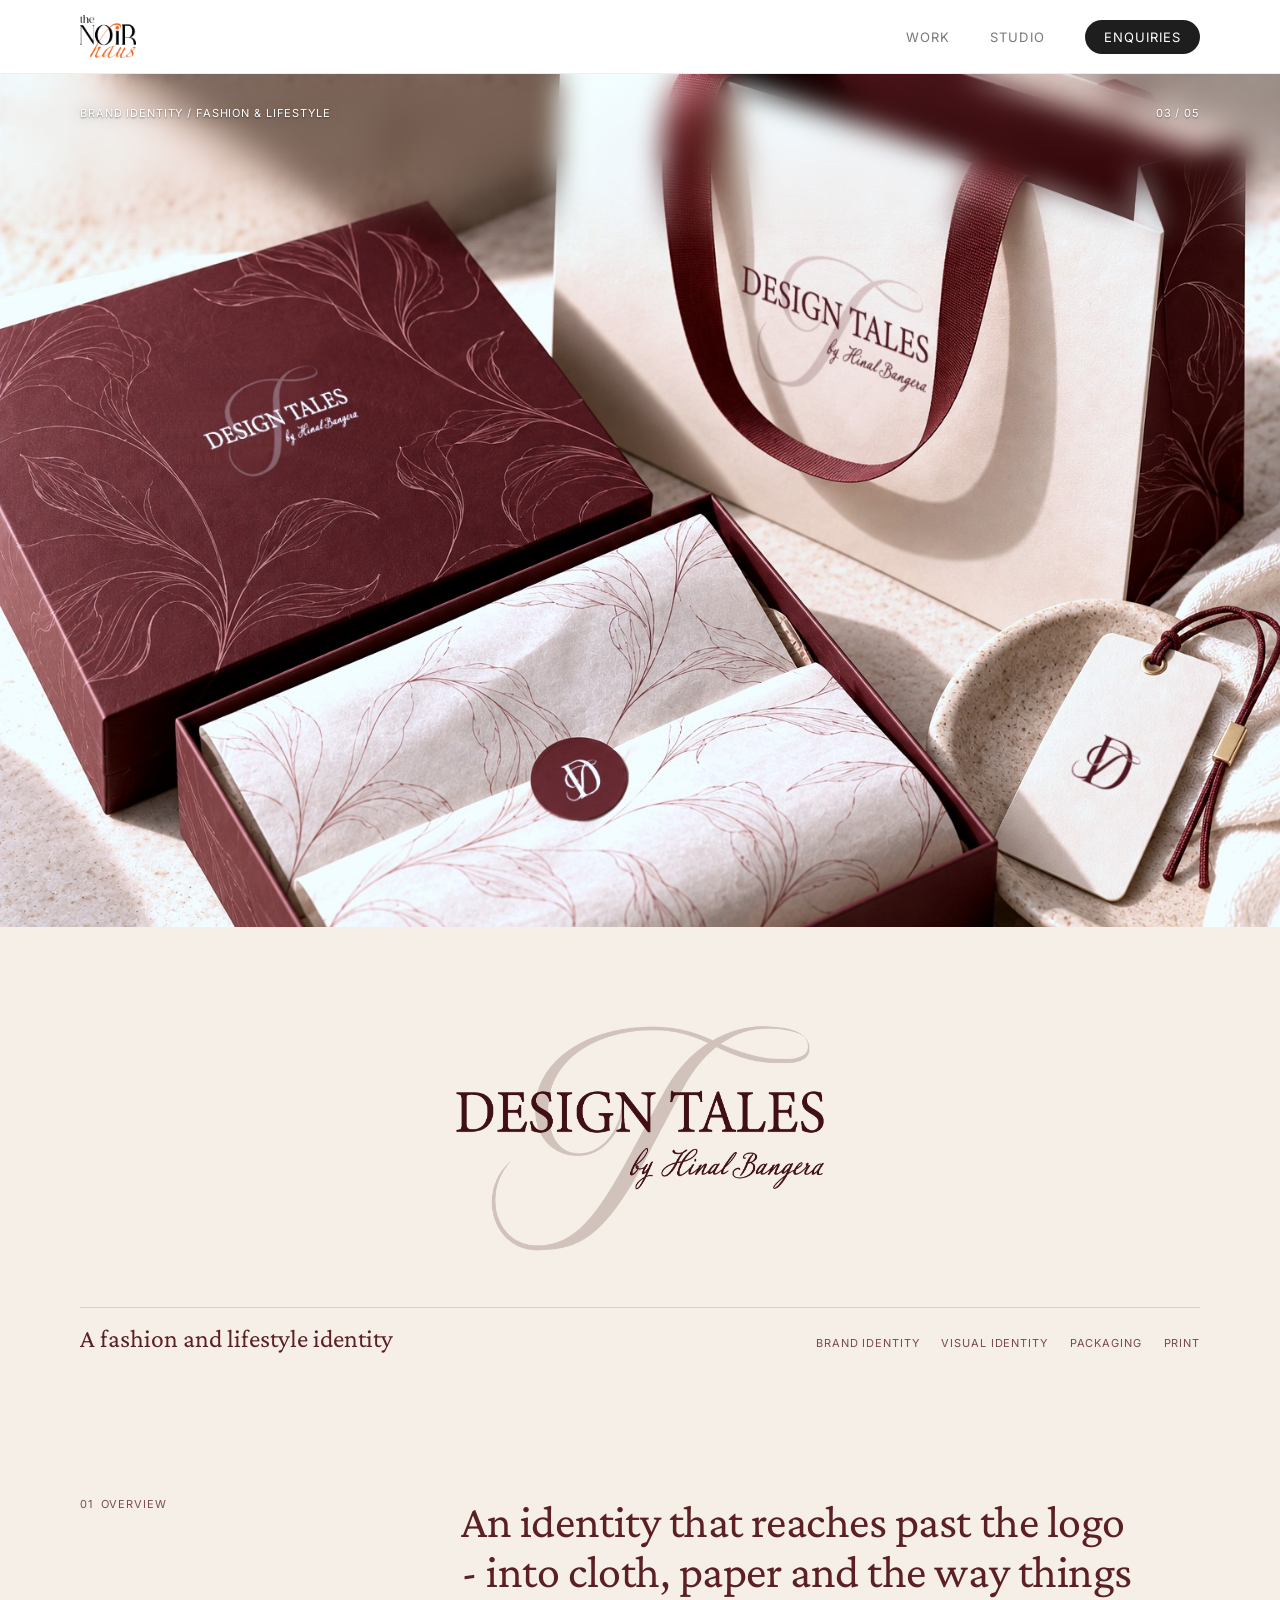
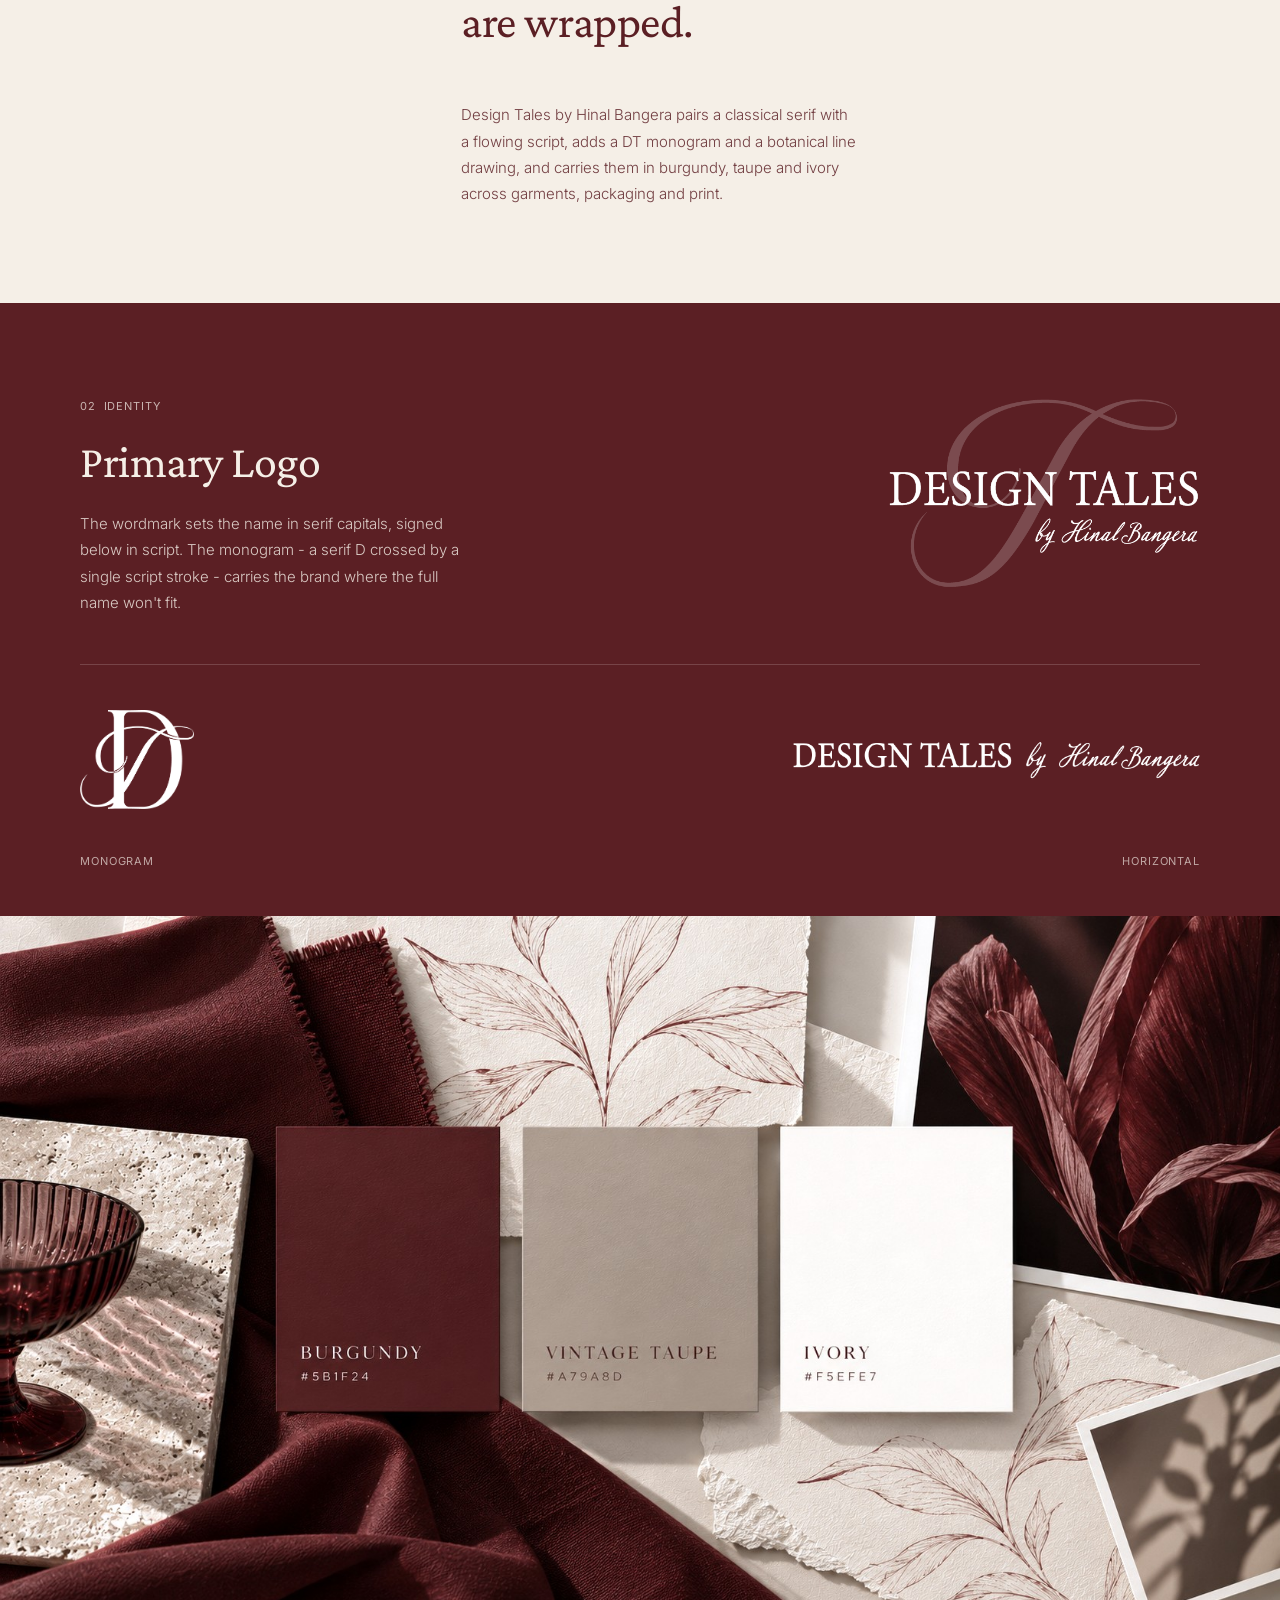
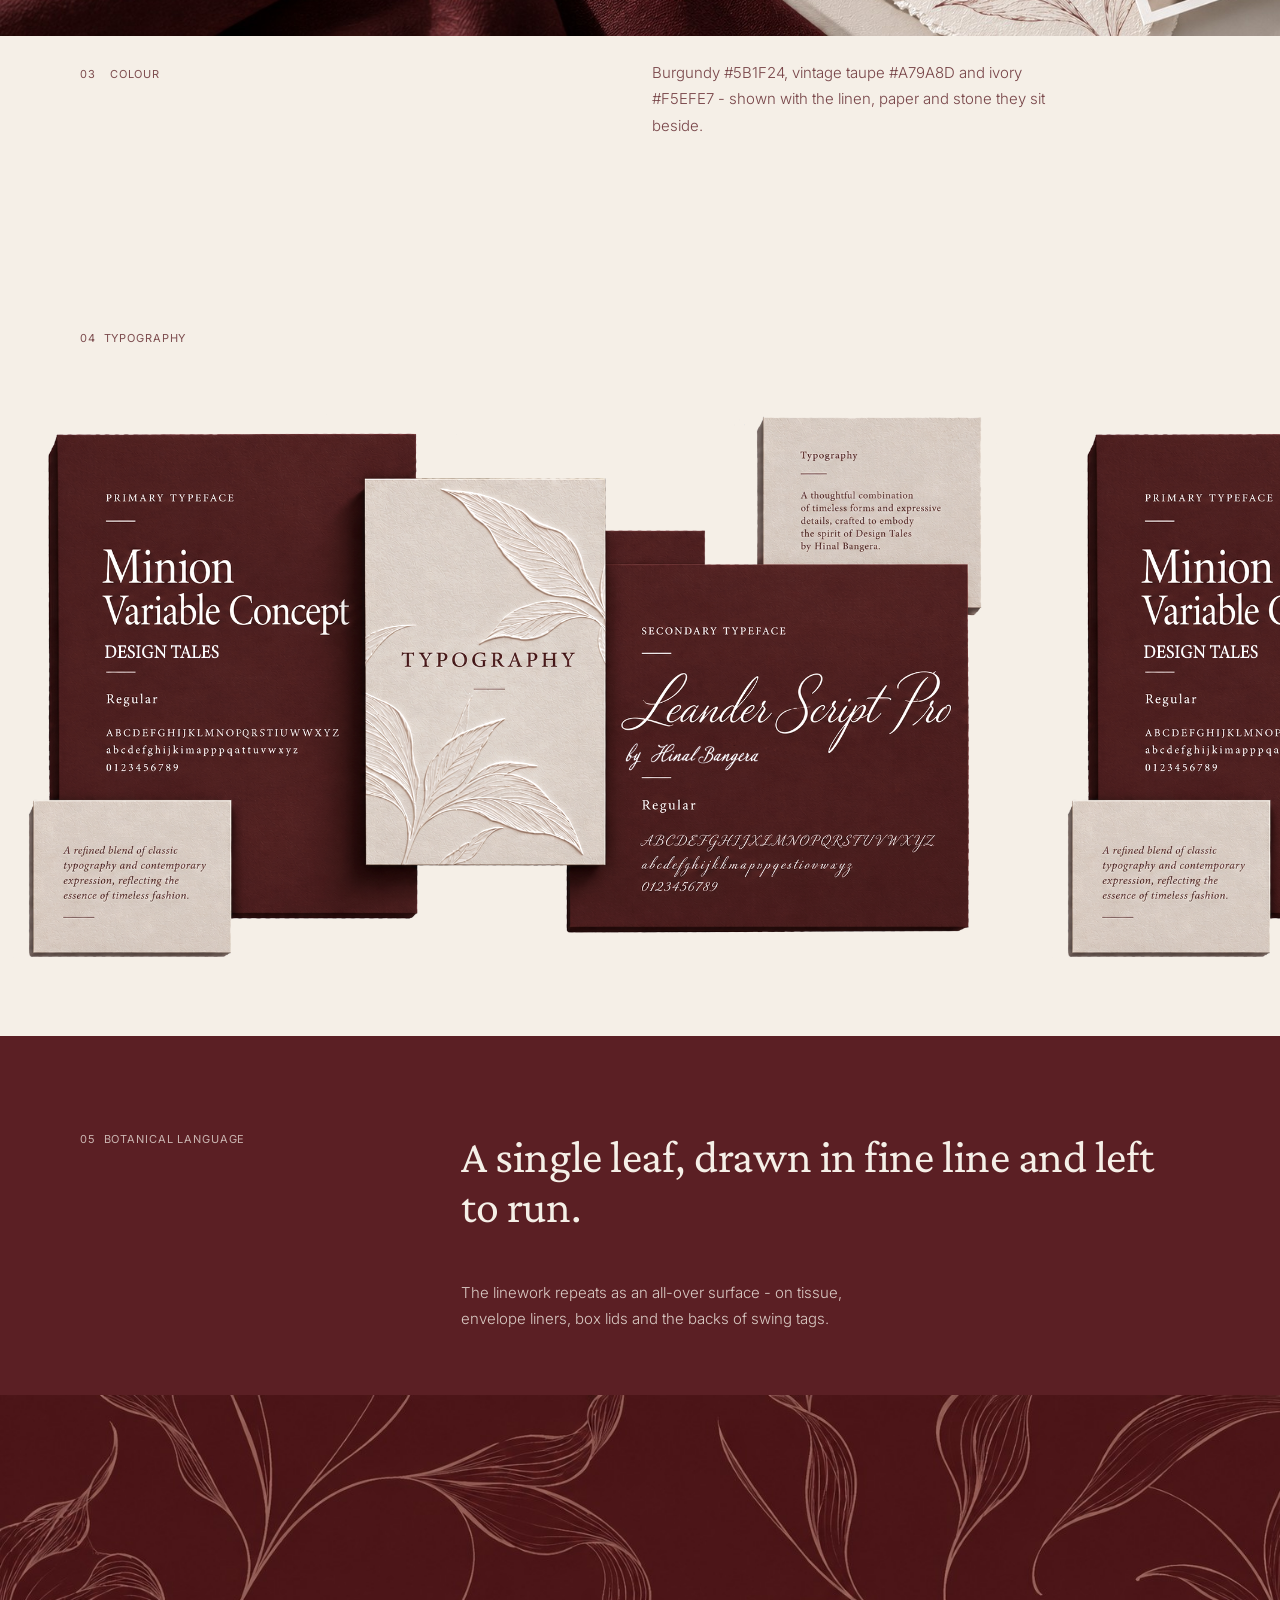
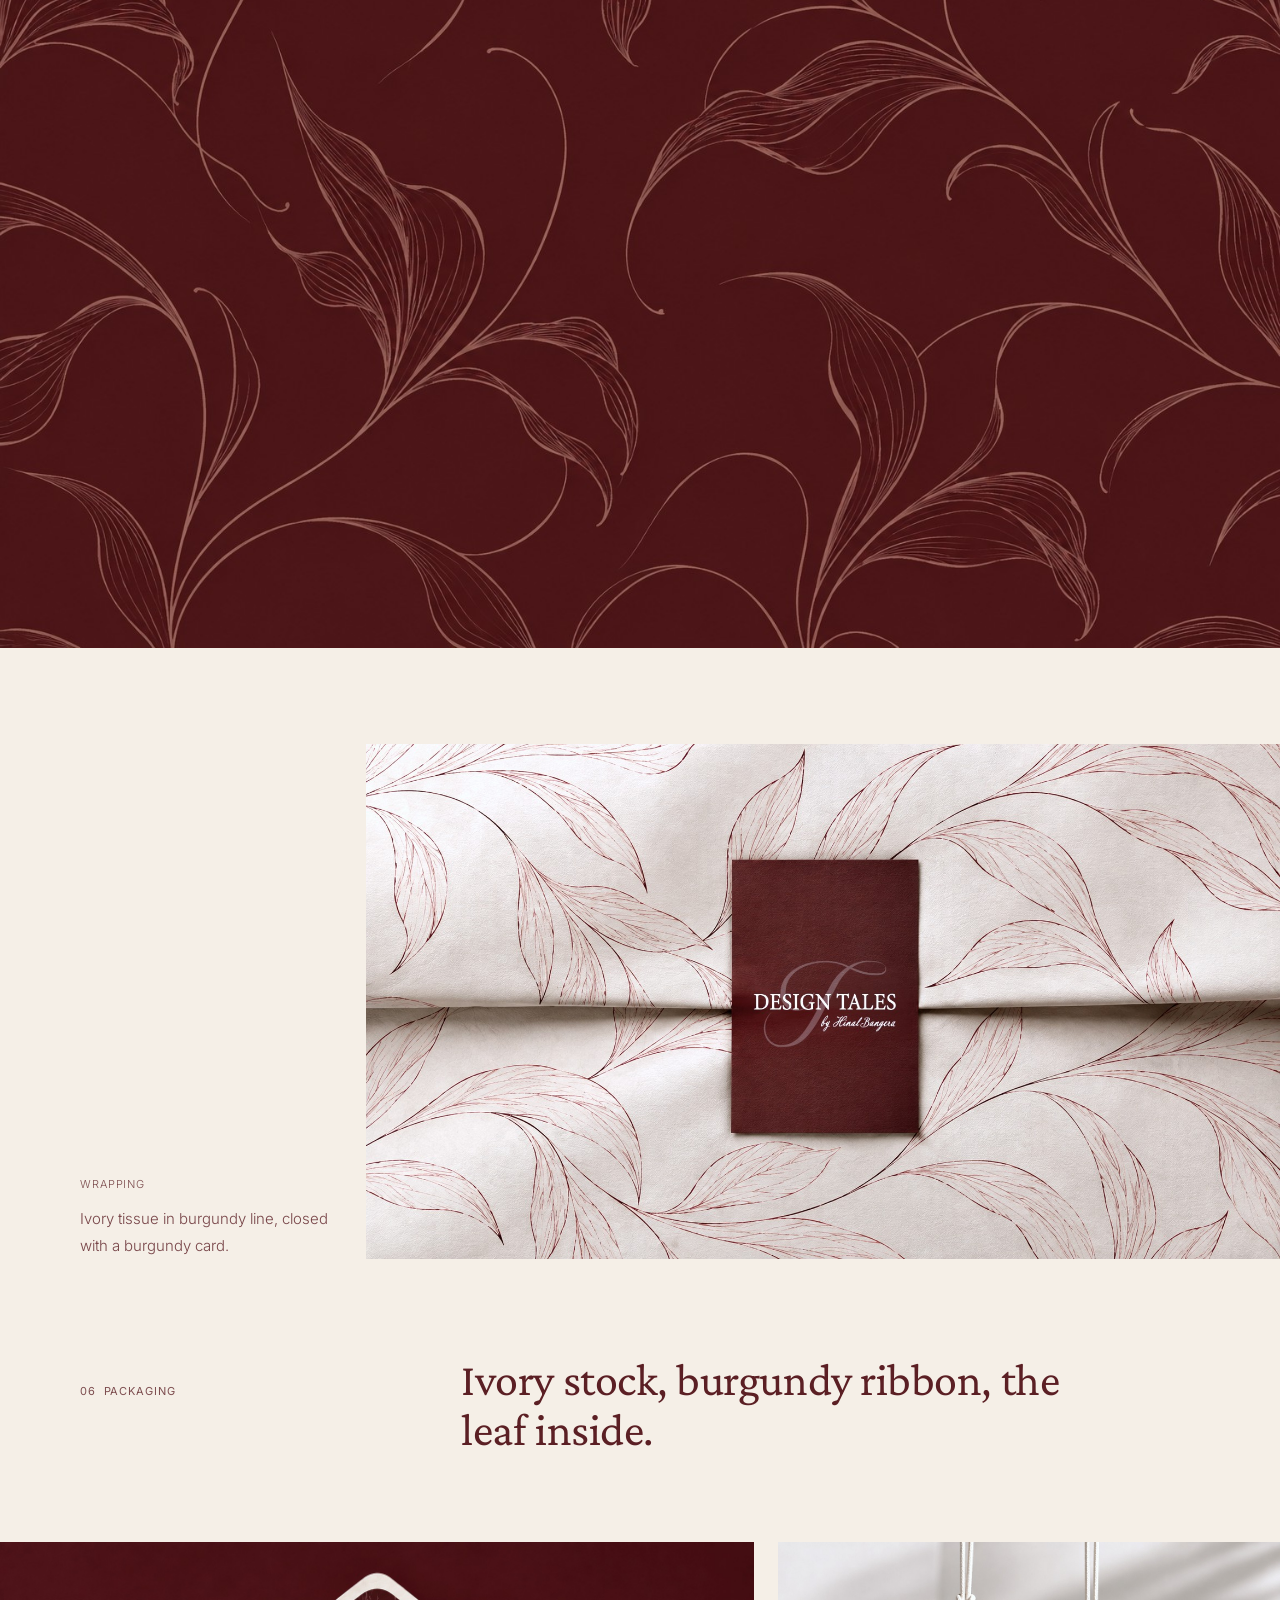
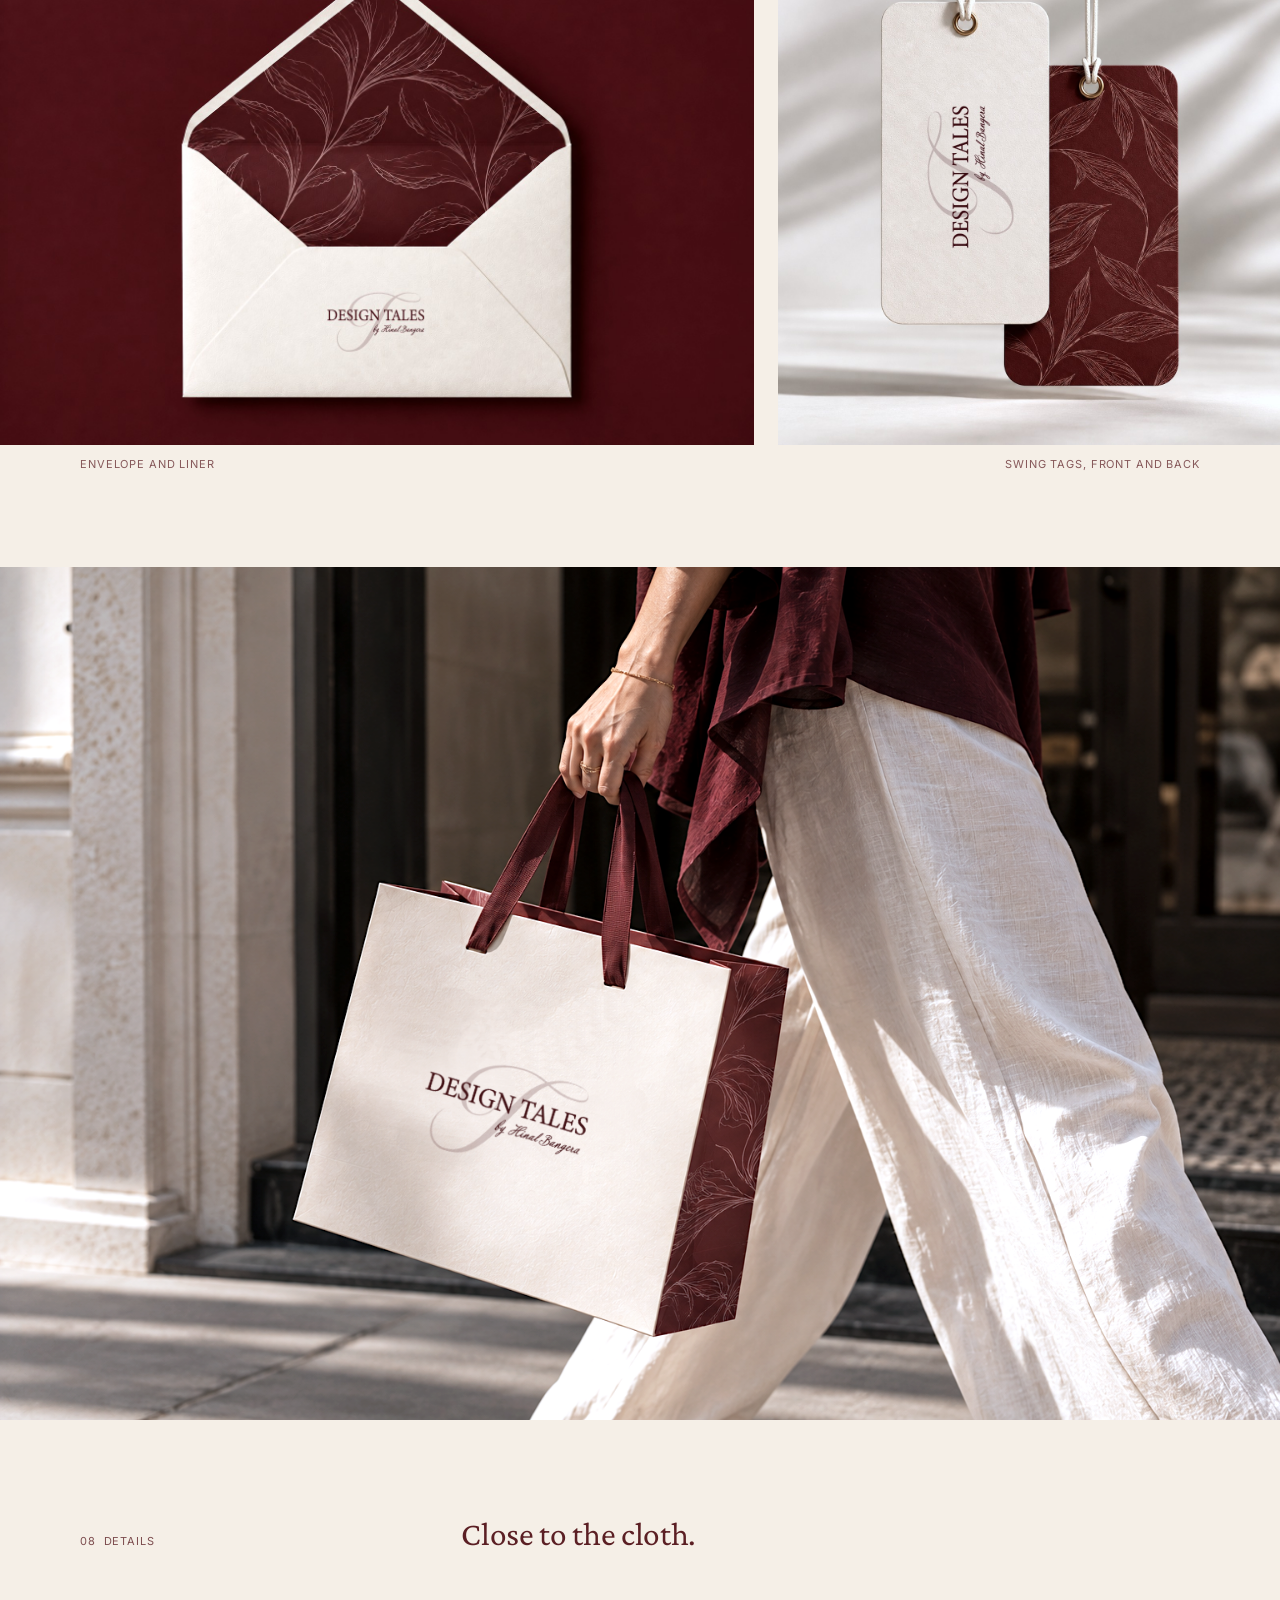
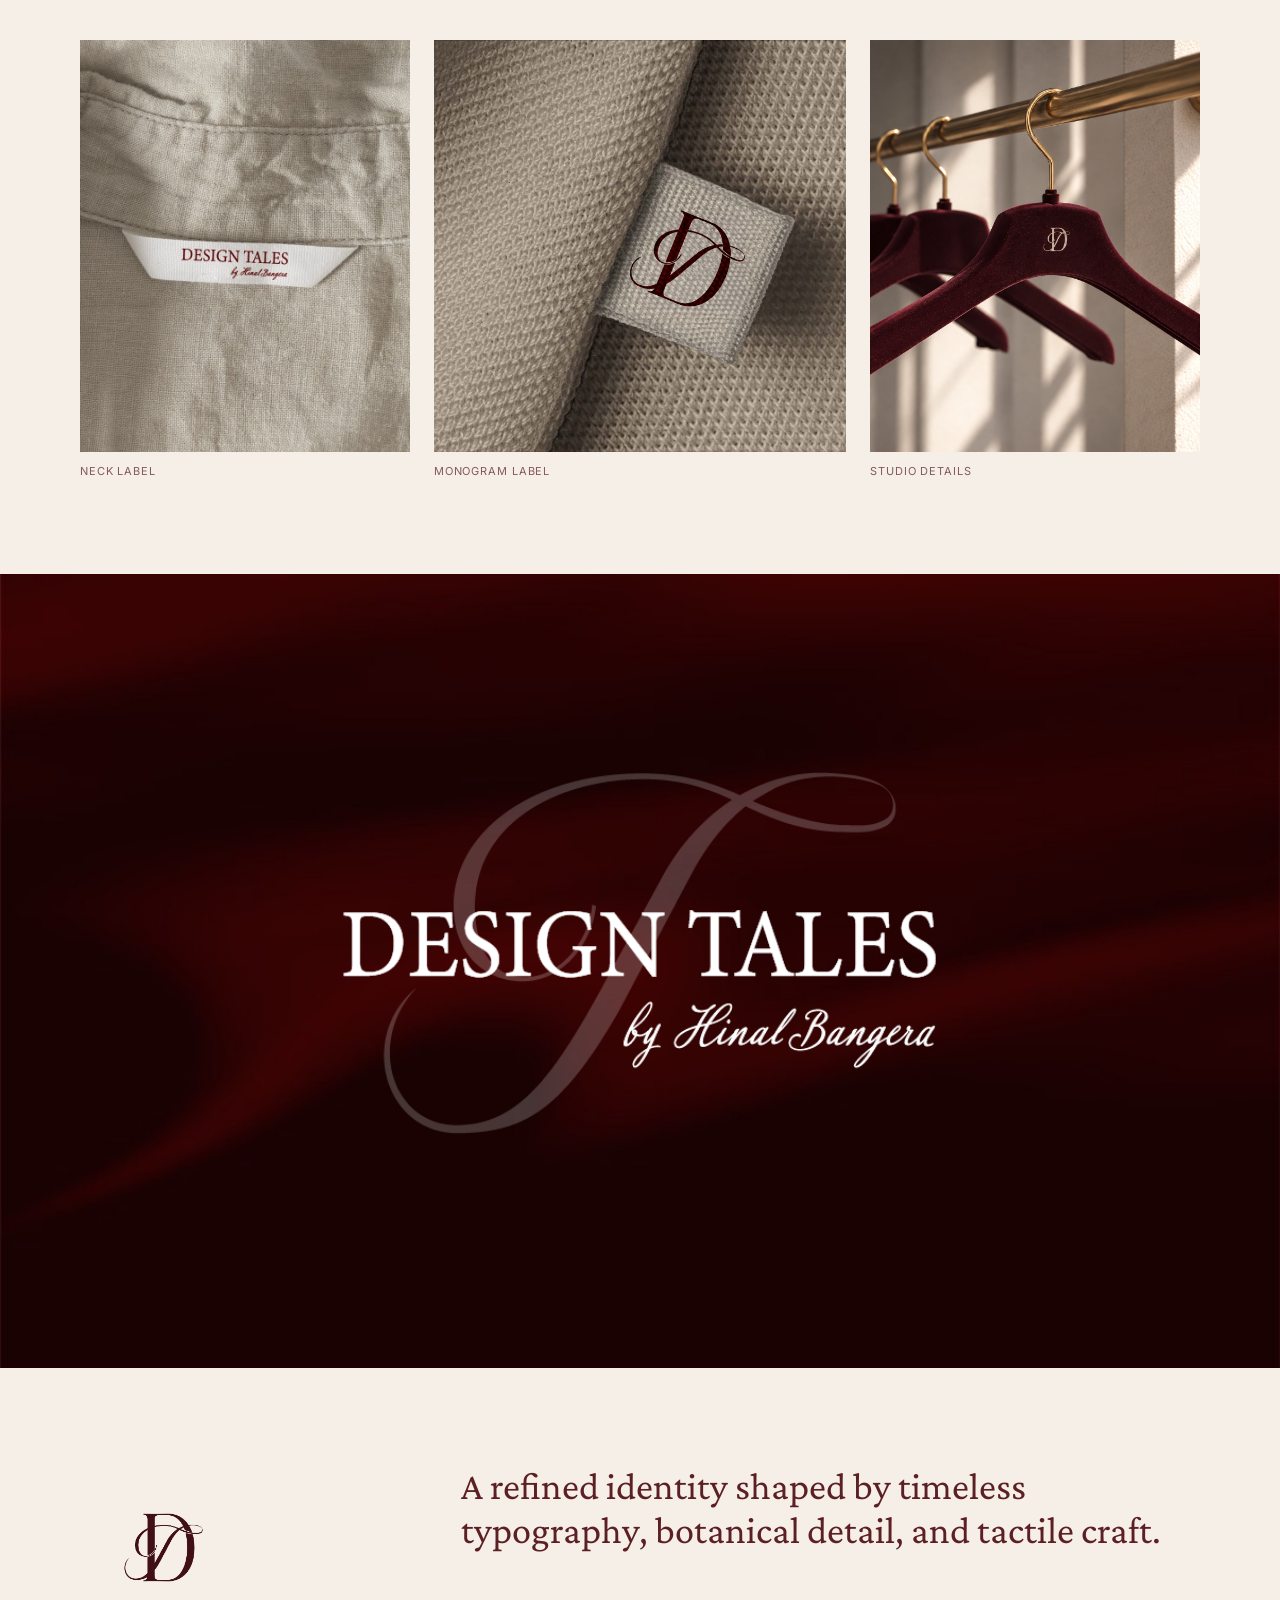
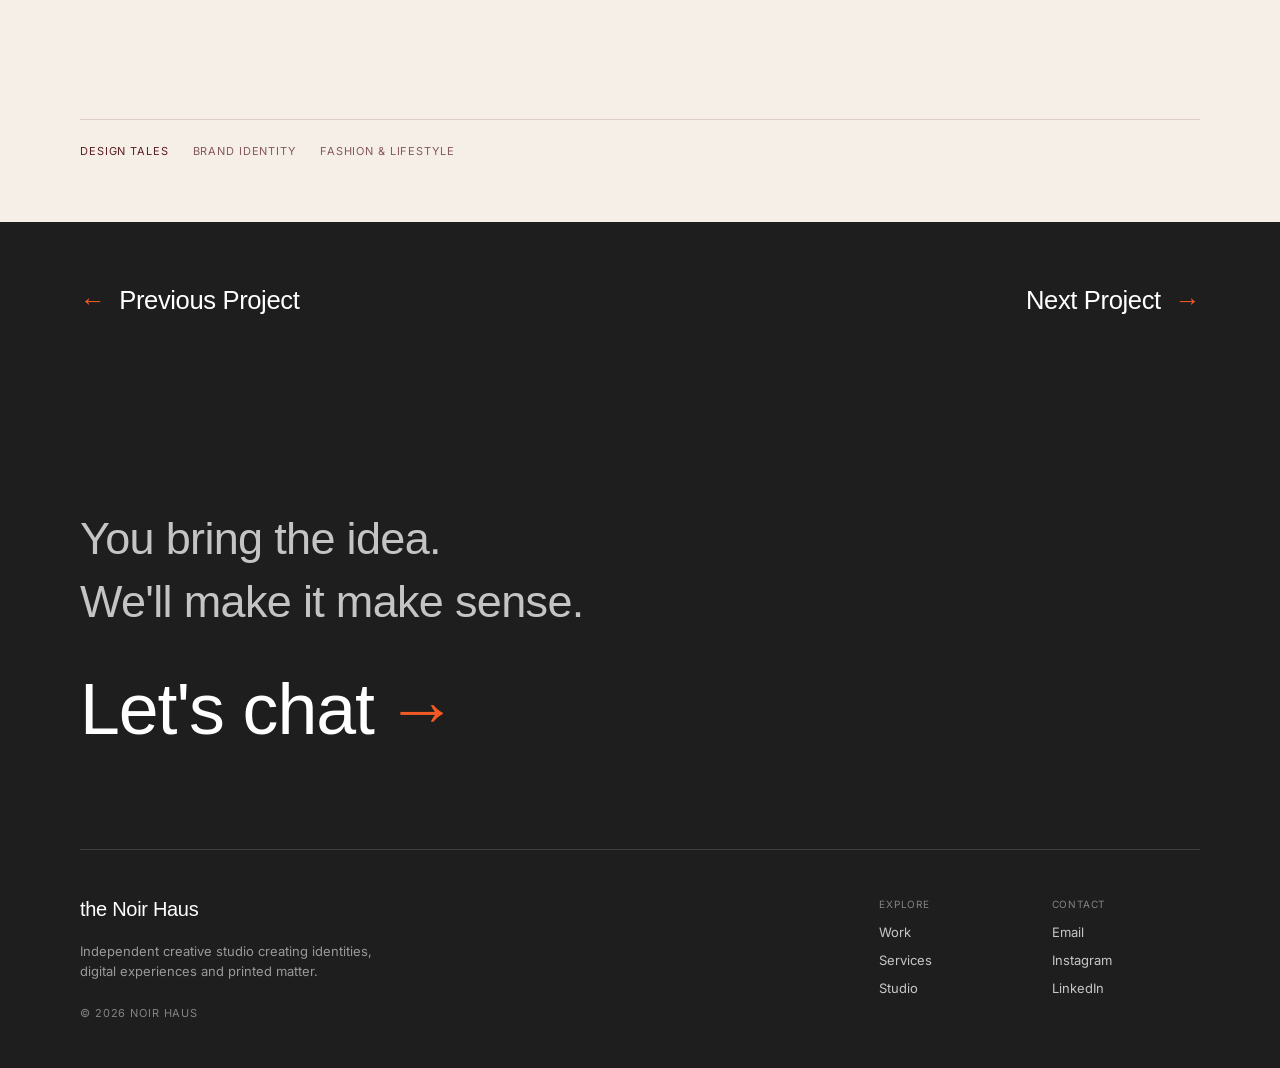
<file: project/Design Tales.dc.html>
<!DOCTYPE html>
<html lang="en">
<head>
<meta charset="UTF-8">
<meta name="viewport" content="width=device-width, initial-scale=1">
<title>Design Tales — The Noir Haus</title>
<link rel="stylesheet" href="_ds/the-noir-haus-design-system-ba36cd91-7f9a-45d4-92bb-fae37fb37674/tokens/colors.css">
<link rel="stylesheet" href="_ds/the-noir-haus-design-system-ba36cd91-7f9a-45d4-92bb-fae37fb37674/tokens/typography.css">
<link rel="stylesheet" href="_ds/the-noir-haus-design-system-ba36cd91-7f9a-45d4-92bb-fae37fb37674/tokens/spacing.css">
<link rel="stylesheet" href="_ds/the-noir-haus-design-system-ba36cd91-7f9a-45d4-92bb-fae37fb37674/tokens/effects.css">
<link rel="preconnect" href="https://fonts.googleapis.com">
<link rel="stylesheet" href="https://fonts.googleapis.com/css2?family=Crimson+Pro:wght@300;400&display=swap">
<style>
*{box-sizing:border-box;margin:0;padding:0}
html,body{background:var(--bg-page);color:var(--text-primary);font-family:var(--font-sans)}
body{min-height:100vh;display:flex;flex-direction:column;position:relative;overflow-x:hidden}
a{color:inherit;text-decoration:none}
a:hover{color:var(--accent)}
.grid{display:grid;grid-template-columns:repeat(12,1fr);gap:var(--space-5);max-width:var(--container-max);width:100%;margin:0 auto;padding:0 60px}

header.site{padding:14px 0;border-bottom:1px solid var(--border-subtle);position:sticky;top:0;background:var(--bg-page);z-index:30;transform:translateY(0);transition:transform .5s cubic-bezier(.16,.8,.24,1)}
header.site.nav-hidden{transform:translateY(-100%)}
header.site .grid{align-items:center}
.logo{grid-column:1/5;display:flex;align-items:center}
.logo img{height:57px;width:auto;display:block}
nav.primary{grid-column:9/13;display:flex;align-items:center;justify-content:flex-end;gap:40px}
nav.primary a{position:relative;font-size:13px;font-weight:var(--fw-regular);letter-spacing:var(--ls-wide);text-transform:uppercase;color:var(--text-secondary);transition:color .5s cubic-bezier(.16,.8,.24,1)}
nav.primary a::after{content:"";position:absolute;left:0;right:0;bottom:-6px;width:4px;height:4px;margin:0 auto;border-radius:50%;background:var(--accent);opacity:0;transform:scale(.4);transition:opacity .5s cubic-bezier(.16,.8,.24,1),transform .5s cubic-bezier(.16,.8,.24,1)}
nav.primary a:hover::after,nav.primary a:active::after{opacity:1;transform:scale(1)}
.nav-cta{border:1px solid var(--border-strong);padding:8px 18px;border-radius:240px;background:var(--noir-950);color:#fff!important;transition:background .5s cubic-bezier(.16,.8,.24,1)}
.nav-cta::after{display:none}
.nav-cta:hover,.nav-cta:active{background:var(--accent);border-color:var(--accent);color:#fff!important}
.menu-toggle{display:none;grid-column:12/13;justify-self:end;width:32px;height:22px;position:relative;background:none;border:none;padding:0;cursor:pointer;z-index:21}
.menu-toggle span{position:absolute;left:6px;top:10px;width:20px;height:2px;background:var(--text-primary);transition:transform .35s,opacity .35s,background .35s}
.menu-toggle span::before,.menu-toggle span::after{content:"";position:absolute;left:0;height:2px;background:var(--text-primary);transition:transform .35s,width .35s,left .35s}
.menu-toggle span::before{top:-8px;width:26px;left:-4px}
.menu-toggle span::after{top:8px;width:16px;left:2px}
.menu-toggle.open span{background:transparent}
.menu-toggle.open span::before{top:0;left:-6px;width:24px;transform:rotate(45deg)}
.menu-toggle.open span::after{top:0;left:-6px;width:24px;transform:rotate(-45deg)}
.menu-toggle.open span::before,.menu-toggle.open span::after{background:var(--text-primary)}

.scroll-top{position:fixed;right:24px;bottom:24px;width:48px;height:48px;border-radius:50%;background:var(--noir-950);border:1px solid var(--border-strong);color:#fff;display:flex;align-items:center;justify-content:center;cursor:pointer;z-index:40;opacity:0;visibility:hidden;transform:translateY(8px);transition:opacity .4s,transform .4s,background .4s}
.scroll-top.visible{opacity:1;visibility:visible;transform:translateY(0)}
.scroll-top:hover{background:var(--accent);border-color:var(--accent)}
.scroll-top svg{width:18px;height:18px}
@media (max-width:640px){.scroll-top{right:16px;bottom:16px;width:44px;height:44px}}

main{flex:1}
img{display:block;max-width:100%}

/* next project */
.next-project{padding:var(--space-8) 0 var(--space-9);background:var(--bg-inverse);width:100vw;margin-left:calc(50% - 50vw)}
.next-inner{grid-column:1/13;display:flex;align-items:center;justify-content:space-between;gap:var(--space-6)}
.next-label{font-size:10px;letter-spacing:var(--ls-wide);text-transform:uppercase;color:rgba(255,255,255,.5)}
.next-link{font-family:var(--font-display);font-weight:var(--fw-regular);font-size:clamp(1.8rem,4vw,3rem);letter-spacing:var(--ls-heading);color:var(--text-on-dark);display:inline-flex;align-items:center;gap:14px;transition:color .5s cubic-bezier(.16,.8,.24,1)}
.next-link:hover{color:var(--accent)}
.next-link .arrow{color:var(--accent);transition:transform .5s cubic-bezier(.16,.8,.24,1)}
.next-link:hover .arrow{transform:translateX(10px)}
.next-link{font-size:clamp(1.25rem,2vw,1.75rem)!important;font-weight:var(--fw-regular)}
.next-link.prev:hover .arrow{transform:translateX(-10px)}

.site-footer{background:var(--bg-inverse);width:100vw;margin-left:calc(50% - 50vw);position:relative;z-index:1;padding:var(--space-9) 0 var(--space-7);overflow:hidden}
.site-footer .grid{row-gap:0}
.ft-cta-row{grid-column:1/13;display:flex;justify-content:space-between;align-items:flex-end;gap:var(--space-6)}
.ft-cta-sub{font-family:var(--font-display);font-weight:var(--fw-regular);font-size:clamp(1rem,1.6vw,1.3rem);line-height:1.4;letter-spacing:var(--ls-heading);color:rgba(255,255,255,.55);text-align:right;max-width:32ch}
.ft-cta{display:flex;align-items:baseline;gap:var(--space-3);width:fit-content;font-family:var(--font-display);font-weight:var(--fw-regular);letter-spacing:var(--ls-heading);font-size:clamp(2.6rem,5.6vw,4.8rem);color:var(--text-on-dark);transition:color .5s cubic-bezier(.16,.8,.24,1)}
.ft-cta .arrow{color:var(--accent);transition:transform .5s cubic-bezier(.16,.8,.24,1)}
.ft-cta:hover{color:var(--accent)}
.ft-cta:hover .arrow{transform:translateX(10px)}
.ft-cta:active{opacity:.8}
.ft-divider{grid-column:1/13;border-top:1px solid rgba(255,255,255,.14);margin-top:var(--space-8)}
.ft-brand{grid-column:1/6;margin-top:var(--space-7);display:flex;flex-direction:column;gap:12px}
.ft-brand-name{font-family:var(--font-display);font-weight:var(--fw-regular);font-size:var(--fs-h4);letter-spacing:var(--ls-heading);color:var(--text-on-dark)}
.ft-brand-desc{font-size:13px;line-height:1.6;color:rgba(255,255,255,.55);max-width:38ch}
.ft-copy{font-size:11px;letter-spacing:var(--ls-wide);text-transform:uppercase;color:rgba(255,255,255,.45);margin-top:4px}
.ft-group{grid-column:span 3;margin-top:var(--space-7);display:flex;flex-direction:column;gap:12px}
.ft-explore{grid-column:7/10}
.ft-contact{grid-column:10/13}
.ft-group-label{font-size:10px;letter-spacing:var(--ls-wide);text-transform:uppercase;color:rgba(255,255,255,.45);margin-bottom:2px}
.ft-group a{font-size:13px;color:rgba(255,255,255,.75);transition:color .5s cubic-bezier(.16,.8,.24,1);width:fit-content}
.ft-group a:hover{color:var(--accent)}
.ft-br{display:none}
@media (min-width:1025px){.ft-cta-sub{text-align:left;font-size:45px}.ft-cta{width:488px;height:152px;align-items:center}.ft-brand{gap:20px}.ft-br{display:inline}}

@media (max-width:1024px){
.grid{gap:var(--space-4)}
header.site{padding:var(--space-5) 0}
.logo{grid-column:1/6}
nav.primary{grid-column:6/13;gap:var(--space-5)}
nav.primary a{font-size:12px}
.site-footer{padding:var(--space-8) 0 var(--space-6)}
.ft-cta-row{flex-direction:column;align-items:flex-start;gap:var(--space-4)}
.ft-cta-sub{text-align:left;max-width:60%;box-sizing:border-box;font-size:32px}
.ft-cta{width:fit-content;white-space:nowrap;font-size:clamp(40px,8.8vw,88px)}
.ft-brand{display:contents}
.ft-brand-name{grid-column:1/13;margin-top:var(--space-6);order:1;font-size:clamp(22px,3.4vw,28px)}
.ft-brand-desc{grid-column:1/13;order:2}
.ft-copy{grid-column:1/13;order:5;margin-top:var(--space-6)}
.ft-group-label{font-size:clamp(11px,1.5vw,13px)}
.ft-group a{font-size:clamp(15px,2vw,18px)}
.ft-explore{grid-column:1/7;margin-top:var(--space-6);order:3}
.ft-contact{grid-column:7/13;margin-top:var(--space-6);order:4}
.next-inner{flex-direction:row;align-items:center;gap:var(--space-4)}
}
@media (max-width:640px){
.grid{gap:0;padding:0 var(--space-5)}
header.site{padding:var(--space-5) 0}
.logo{grid-column:1/9}
.logo img{height:35px}
.menu-toggle{display:block}
body.menu-open{overflow:hidden}
body.menu-open header.site,body.menu-open header.site.nav-hidden{transform:none!important}
body.menu-open header.site{z-index:25}
nav.primary{position:fixed;top:0;left:0;right:0;height:66.67vh;z-index:20;background:#fff;display:flex;flex-direction:column;justify-content:center;align-items:flex-start;gap:0;padding:32px;visibility:hidden;opacity:0;transform:translateY(-12px);box-shadow:0 40px 80px -20px rgba(30,30,30,.35);transition:opacity .5s cubic-bezier(.16,.8,.24,1),transform .5s cubic-bezier(.16,.8,.24,1),visibility 0s linear .5s}
nav.primary.open{visibility:visible;opacity:1;transform:translateY(0);transition:opacity .5s cubic-bezier(.16,.8,.24,1),transform .5s cubic-bezier(.16,.8,.24,1)}
nav.primary a{color:var(--text-primary);font-size:32px;text-transform:none;letter-spacing:0;font-family:var(--font-display);padding:14px 0;width:100%;border-bottom:1px solid var(--border-subtle);opacity:0;transform:translateY(16px);transition:opacity .5s cubic-bezier(.16,.8,.24,1),transform .5s cubic-bezier(.16,.8,.24,1)}
nav.primary.open a{opacity:1;transform:translateY(0)}
nav.primary.open a:nth-child(1){transition-delay:.08s}
nav.primary.open a:nth-child(2){transition-delay:.15s}
nav.primary.open a:nth-child(3){transition-delay:.22s}
.nav-cta{margin-top:24px;background:none;border:1px solid var(--border-strong);border-radius:240px;padding:12px 28px;width:auto;text-align:center;font-size:14px!important;color:var(--text-primary)!important}
.nav-cta:hover,.nav-cta:active{background:var(--accent);border-color:var(--accent)}
nav.primary a:not(.nav-cta)::after{left:auto;right:0;bottom:auto;top:50%;transform:translateY(-50%) scale(.4);margin:0}
nav.primary a:not(.nav-cta):hover::after,nav.primary a:not(.nav-cta):active::after{opacity:1;transform:translateY(-50%) scale(1)}
.next-project{padding:var(--space-6) 0 var(--space-7)}
.next-link{font-size:clamp(1.6rem,7vw,2.2rem)}
.site-footer{padding:var(--space-7) 0 var(--space-6)}
.ft-cta-sub{font-size:20px;max-width:none}
.ft-divider{margin-top:var(--space-6)}
.ft-brand{margin-top:var(--space-6);gap:10px}
.ft-brand-name{font-size:clamp(20px,5vw,24px)}
.ft-brand-desc{font-size:clamp(13px,3.4vw,14px)}
.ft-copy{padding-bottom:45px;font-size:11px;margin-top:var(--space-5)}
.ft-group-label{font-size:11px}
.ft-group a{font-size:clamp(14px,3.6vw,16px)}
.ft-explore,.ft-contact{grid-column:1/13;margin-top:var(--space-5)}
}


:root{--dt:#5B1F24;--dt-deep:#48171b;--dt-taupe:#A79A8D;--dt-iv:#F5EFE7;--serif:'Crimson Pro',Georgia,serif;--bleed-l:calc(max(0px,(100vw - var(--container-max))/2) + 60px)}
main{overflow-x:clip;background:var(--dt-iv);color:var(--dt)}
.k{display:flex;gap:14px;align-items:baseline;font-size:11px;letter-spacing:var(--ls-wide);text-transform:uppercase}
img.art{display:block;width:100%;height:auto}
.full{position:relative;width:100%;overflow:hidden}
.full>img{width:100%;height:100%;object-fit:cover}
.dt-h{font-family:var(--serif);font-weight:400;font-size:clamp(2rem,3.6vw,3.4rem);line-height:1.08;letter-spacing:-.01em;text-wrap:pretty}
.dt-p{font-size:15px;font-weight:300;line-height:1.75;max-width:44ch;text-wrap:pretty}
.cap{padding:var(--space-5) 0 var(--space-9)}
.cap .grid{align-items:baseline}
.cap .k{grid-column:1/6;color:rgba(91,31,36,.78)}
.cap p{grid-column:7/13;font-size:15px;font-weight:300;line-height:1.75;color:rgba(91,31,36,.82);max-width:46ch}
.cap.on-dt{background:var(--dt);margin-top:-1px}.cap.on-dt .k,.cap.on-dt p{color:rgba(245,239,231,.8)}
.hero{background:var(--dt-iv);aspect-ratio:3/2}
.hero>img{object-position:50% 60%}
.hero-k{position:absolute;left:0;right:0;top:0;padding-top:var(--space-6);color:var(--dt)}
.hero-k .k{grid-column:1/13;justify-content:space-between}
.op{padding:var(--space-8) 0 var(--space-7)}
.op-logo{grid-column:2/12;margin:calc(-1*var(--space-7)) 0 calc(-1*var(--space-6))}
.op-row{grid-column:1/13;display:flex;justify-content:space-between;align-items:baseline;gap:var(--space-5);padding-top:var(--space-4);border-top:1px solid rgba(91,31,36,.16)}
.op-row .dt-sub{font-family:var(--serif);font-size:clamp(1.25rem,2vw,1.75rem)}
.op-row ul{list-style:none;display:flex;flex-wrap:wrap;justify-content:flex-end;gap:6px 22px;font-size:11px;letter-spacing:var(--ls-wide);text-transform:uppercase;color:rgba(91,31,36,.8)}
.ov{padding:var(--space-9) 0}
.ov .k{grid-column:1/4;color:rgba(91,31,36,.78)}
.ov .dt-h{grid-column:5/13}
.ov .dt-p{grid-column:5/11;margin-top:var(--space-6);color:rgba(91,31,36,.85)}
.mn{background:var(--dt);color:var(--dt-iv);padding:var(--space-9) 0 var(--space-7)}
.mn .grid{align-items:start}
.mn-txt{grid-column:1/6;display:flex;flex-direction:column;gap:var(--space-5)}
.mn-txt .k{color:rgba(245,239,231,.72)}.mn-txt .dt-p{color:rgba(245,239,231,.82)}
.mn-m{grid-column:7/13;justify-self:end;width:min(60%,312px)}
.lk{grid-column:1/13;margin-top:var(--space-5);padding-top:var(--space-5);border-top:1px solid rgba(245,239,231,.18);display:grid;display:flex;justify-content:space-between;gap:var(--space-6);align-items:flex-end}
.lk figure.lk-h{align-items:flex-end;text-align:right;flex:0 1 52%}.lk figure.lk-h .b{justify-content:flex-end;width:100%}
.lk figure{display:flex;flex-direction:column;gap:var(--space-5)}
.lk .b{height:clamp(90px,11vw,150px);display:flex;align-items:center}
.lk .b img{height:70%;width:auto;max-width:100%}
.lk .b img.wa{height:auto;width:70%;max-height:none;transform:translateY(27%)}
.lk figcaption{font-size:11px;letter-spacing:var(--ls-wide);text-transform:uppercase;color:rgba(245,239,231,.66)}
.pl{aspect-ratio:1672/941;max-height:110vh;background:var(--dt)}
.ty{padding:var(--space-9) 0 var(--space-8)}
.ty .k{grid-column:1/4;color:rgba(91,31,36,.78)}
.ty .dt-h{grid-column:5/13}
.ty .dt-p{grid-column:5/11;margin-top:var(--space-5);color:rgba(91,31,36,.85)}
.ty-mq{margin-top:var(--space-8);overflow:hidden;width:100%}.ty-tr{display:flex;width:max-content;animation:tyMq 45s linear infinite}.ty-tr img{height:clamp(320px,44vw,720px);width:auto;max-width:none;flex:none;padding-right:clamp(24px,3vw,48px)}.ty-mq:hover .ty-tr{animation-play-state:paused}@keyframes tyMq{to{transform:translateX(-50%)}}@media (prefers-reduced-motion:reduce){.ty-tr{animation-duration:180s}}
.bt{background:var(--dt);color:var(--dt-iv);padding:var(--space-9) 0 var(--space-8)}
.bt .k{grid-column:1/4;color:rgba(245,239,231,.72)}
.bt .dt-h{grid-column:5/13}
.bt .dt-p{grid-column:5/11;margin-top:var(--space-5);color:rgba(245,239,231,.82)}
.pt{aspect-ratio:3/2;max-height:108vh;background:var(--dt);margin-top:-1px}
.wr{padding:var(--space-9) 0}
.wr .grid{align-items:end}
.wr-c{grid-column:1/4;display:flex;flex-direction:column;gap:var(--space-3);font-size:15px;font-weight:300;line-height:1.75;color:rgba(91,31,36,.82)}
.wr-c .k{color:rgba(91,31,36,.78)}
.wr-i{grid-column:4/13;margin-right:calc(-1*var(--bleed-l));aspect-ratio:1672/941;overflow:hidden}
.wr-i img{width:100%;height:100%;object-fit:cover}
.pk{padding:0 0 var(--space-9)}
.pk-hd{grid-column:1/13;display:grid;grid-template-columns:subgrid;align-items:baseline;padding-bottom:var(--space-8)}
.pk-hd .k{grid-column:1/4;color:rgba(91,31,36,.78)}.pk-hd .dt-h{grid-column:5/13}
.pk-env,.pk-tag{min-width:0}
.pk-env img,.pk-tag img{width:100%;height:auto;object-fit:cover}
.pk-env img{aspect-ratio:3/2}.pk-tag img{aspect-ratio:1}
.hero::before{content:"";position:absolute;left:0;right:0;top:0;height:clamp(110px,14vw,180px);z-index:1;pointer-events:none;background:transparent;-webkit-backdrop-filter:blur(14px);backdrop-filter:blur(14px);-webkit-mask-image:linear-gradient(to bottom,#000 45%,transparent);mask-image:linear-gradient(to bottom,#000 45%,transparent)}
.hero-k{z-index:2;color:#fff!important;text-shadow:0 1px 2px rgba(0,0,0,.45),0 0 14px rgba(0,0,0,.35)}
.pk-row{grid-column:1/13;display:grid;grid-template-columns:3fr 2fr;gap:var(--space-5);align-items:start;margin:0 calc(-1*var(--bleed-l))}.pk-env .pk-cap{padding-left:var(--bleed-l)}.pk-tag .pk-cap{padding-right:var(--bleed-l);text-align:right}
.pk-cap{font-size:11px;letter-spacing:var(--ls-wide);text-transform:uppercase;color:rgba(91,31,36,.72);margin-top:var(--space-3)}
.pk-dt{grid-column:1/13;display:grid;grid-template-columns:subgrid;margin-top:var(--space-9);align-items:center}
.sl{grid-column:2/7;aspect-ratio:1;overflow:hidden}
.sl img{width:100%;height:100%;object-fit:cover;object-position:45% 81%;transform:scale(2.4);transform-origin:45% 81%}
.sl-t{grid-column:8/12;display:flex;flex-direction:column;gap:var(--space-4)}
.sl-t .k{color:rgba(91,31,36,.78)}.sl-t .dt-p{color:rgba(91,31,36,.85)}
.sl-t .dt-h{font-size:clamp(1.6rem,2.6vw,2.4rem)}
.bw{aspect-ratio:3/2;max-height:112vh;background:var(--dt)}
.bw>img{object-position:50% 40%}
.dl{padding:var(--space-9) 0}
.dl .grid{align-items:start}
.dl-hd{grid-column:1/13;display:grid;grid-template-columns:subgrid;align-items:baseline;padding-bottom:var(--space-8)}
.dl-hd .k{grid-column:1/4;color:rgba(91,31,36,.78)}
.dl-hd .dt-h{grid-column:5/13;font-size:clamp(1.6rem,2.6vw,2.4rem)}
.dl-row{grid-column:1/13;display:grid;grid-template-columns:4fr 5fr 4fr;gap:var(--space-5);align-items:start}.dl-row figure{min-width:0}
.dl-a .im,.dl-c .im{aspect-ratio:4/5;overflow:hidden}.dl-b .im{aspect-ratio:1;overflow:hidden}
.dl .im img{width:100%;height:100%;object-fit:cover}
.cl{background:var(--dt-deep) url(assets/designtales/silk.jpg) center/cover no-repeat;min-height:min(92vh,62vw);display:flex;align-items:center;justify-content:center;padding:var(--space-9) var(--space-5)}
.cl img{width:min(600px,72vw);height:auto}
.cz{padding:var(--space-9) 0 var(--space-8)}
.cz-m{grid-column:1/3}
.cz-p{grid-column:5/13;font-family:var(--serif);font-size:clamp(1.7rem,3vw,2.8rem);line-height:1.15;color:var(--dt)}
.cz-meta{grid-column:1/13;margin-top:var(--space-8);padding-top:var(--space-5);border-top:1px solid rgba(91,31,36,.16);display:flex;gap:24px;font-size:11px;letter-spacing:var(--ls-wide);text-transform:uppercase;color:rgba(91,31,36,.72)}
.cz-meta strong{color:var(--dt);font-weight:var(--fw-regular)}
@media (max-width:1024px){
.ov .dt-h,.ty .dt-h,.bt .dt-h,.pk-hd .dt-h,.dl-hd .dt-h{grid-column:1/13;margin-top:var(--space-4)}
.ov .k,.ty .k,.bt .k,.pk-hd .k,.dl-hd .k{grid-column:1/13}
.ov .dt-p,.ty .dt-p,.bt .dt-p{grid-column:1/11}
.op-logo{grid-column:1/13}
.op-row{flex-direction:column;gap:var(--space-3)}.op-row ul{justify-content:flex-start}
.mn-txt{grid-column:1/13}.mn-m{grid-column:1/13;margin-top:var(--space-7);width:min(42%,252px)}
.wr-c{grid-column:1/13;order:2;margin-top:var(--space-5)}.wr-i{grid-column:1/13;margin-left:calc(-1*var(--bleed-l))}
.sl{grid-column:1/7}.sl-t{grid-column:8/13}
.cz-m{grid-column:1/4}.cz-p{grid-column:1/13;margin-top:var(--space-6)}
}
@media (max-width:640px){
:root{--bleed-l:var(--space-5)}
.next-project{padding:var(--space-5) 0 var(--space-6)}
.next-inner{gap:var(--space-3)}
.next-link{font-size:15px!important;gap:8px;white-space:nowrap;min-height:44px}
.next-link:hover .arrow{transform:translateX(4px)}.next-link.prev:hover .arrow{transform:translateX(-4px)}
.cap{padding:var(--space-4) 0 var(--space-8)}
.cap .k,.cap p{grid-column:1/13}.cap p{margin-top:var(--space-3)}
.hero{aspect-ratio:1/1;max-height:none}.hero>img{object-position:30% 60%}
.op{padding:var(--space-7) 0 var(--space-6)}.op-logo{margin:calc(-1*var(--space-5)) -6% calc(-1*var(--space-4));width:112%}
.ov,.ty,.bt,.mn,.wr,.dl{padding-top:var(--space-8);padding-bottom:var(--space-8)}
.ov .dt-p,.ty .dt-p,.bt .dt-p{grid-column:1/13}
.lk{grid-template-columns:1fr 1fr;gap:var(--space-6) var(--space-5);margin-top:var(--space-5)}
.lk{flex-direction:column;align-items:flex-start}.lk figure.lk-h{align-items:flex-start;text-align:left;flex:none;width:100%}.lk figure.lk-h .b{justify-content:flex-start}
.lk .b{height:80px}
.pl{aspect-ratio:4/5;max-height:none}.pl>img{object-position:50% 50%}
.ty-mq{margin-top:var(--space-6)}.ty-tr img{height:78vw}.ty-tr{animation-duration:30s}
.pt{aspect-ratio:1;max-height:none}
.wr-i{aspect-ratio:1;margin-right:calc(-1*var(--bleed-l))}
.pk{padding-bottom:var(--space-8)}
.pk-row{grid-template-columns:1fr}.pk-tag .pk-cap{text-align:left;padding-left:var(--bleed-l)}.pk-row>div+div{margin-top:var(--space-6)}
.pk-tag img{aspect-ratio:4/5}
.pk-dt{margin-top:var(--space-8)}.sl,.sl-t{grid-column:1/13}.sl-t{margin-top:var(--space-5)}
.bw{aspect-ratio:4/5;max-height:none}.bw>img{object-position:62% 50%}
.dl-row{grid-template-columns:1fr;gap:var(--space-6)}
.cl{min-height:110vw}
.cz{padding:var(--space-8) 0 var(--space-7)}.cz-m{grid-column:1/5}.cz-meta{flex-direction:column;gap:8px}
}
</style>
</head>
<body>
<header class="site">
<div class="grid">
<a class="logo" href="index.html" aria-label="The Noir Haus" style="height:45px"><img src="./asset-1-3000-msk4z5c7-dc0f.png" alt="The Noir Haus" style="width:56px;height:43px"></a>
<button class="menu-toggle" aria-label="Menu" aria-expanded="false"><span></span><span></span></button>
<nav class="primary">
<a href="Work.html">Work</a>
<a href="Studio.html">Studio</a>
<a class="nav-cta" href="Enquire.dc.html">Enquiries</a>
</nav>
</div>
</header>
<main>
<figure class="full hero" data-screen-label="Hero"><img src="assets/designtales/box-set.jpg" alt="Design Tales box, tissue, monogram seal, shopping bag and swing tag"><figcaption class="hero-k"><div class="grid"><div class="k"><span>Brand Identity / Fashion &amp; Lifestyle</span><span>03 / 05</span></div></div></figcaption></figure>
<section class="op" data-screen-label="Opening">
<div class="grid">
<h1 class="op-logo" aria-label="Design Tales by Hinal Bangera"><img class="art" src="assets/designtales/logo.png" alt=""></h1>
<div class="op-row"><span class="dt-sub">A fashion and lifestyle identity</span><ul><li>Brand Identity</li><li>Visual Identity</li><li>Packaging</li><li>Print</li></ul></div>
</div>
</section>
<section class="ov" data-screen-label="Overview">
<div class="grid">
<span class="k"><span>01 &nbsp;Overview</span></span>
<p class="dt-h">An identity that reaches past the logo - into cloth, paper and the way things are wrapped.</p>
<p class="dt-p">Design Tales by Hinal Bangera pairs a classical serif with a flowing script, adds a DT monogram and a botanical line drawing, and carries them in burgundy, taupe and ivory across garments, packaging and print.</p>
</div>
</section>
<section class="mn" data-screen-label="Identity">
<div class="grid">
<div class="mn-txt">
<span class="k"><span>02 &nbsp;Identity</span></span>
<p class="dt-h">Primary Logo</p>
<p class="dt-p">The wordmark sets the name in serif capitals, signed below in script. The monogram - a serif D crossed by a single script stroke - carries the brand where the full name won't fit.</p>
</div>
<img class="mn-m" src="assets/designtales/white-b.png" alt="Design Tales primary logo">
<div class="lk">
<figure><div class="b"><img src="assets/designtales/white-c.png" alt="Design Tales monogram"></div><figcaption>Monogram</figcaption></figure>
<figure class="lk-h"><div class="b"><img class="wa" src="assets/designtales/white-a.png" alt="Design Tales horizontal logo"></div><figcaption>Horizontal</figcaption></figure>
</div>
</div>
</section>
<figure class="full pl" data-screen-label="Colour"><img src="assets/designtales/palette.jpg" alt="Burgundy, vintage taupe and ivory swatches among linen, paper and stone"></figure>
<section class="cap"><div class="grid"><div class="k"><span>03</span><span>Colour</span></div><p>Burgundy #5B1F24, vintage taupe #A79A8D and ivory #F5EFE7 - shown with the linen, paper and stone they sit beside.</p></div></section>
<section class="ty" data-screen-label="Typography">
<div class="grid">
<span class="k"><span>04 &nbsp;Typography</span></span>
</div>
<div class="ty-mq"><div class="ty-tr"><img src="assets/designtales/type.png" alt="Typography specimen: Minion Variable Concept and Leander Script Pro"><img src="assets/designtales/type.png" alt="" aria-hidden="true"><img src="assets/designtales/type.png" alt="" aria-hidden="true"><img src="assets/designtales/type.png" alt="" aria-hidden="true"></div></div>
</section>
<section class="bt" data-screen-label="Botanical">
<div class="grid">
<span class="k"><span>05 &nbsp;Botanical language</span></span>
<p class="dt-h">A single leaf, drawn in fine line and left to run.</p>
<p class="dt-p">The linework repeats as an all-over surface - on tissue, envelope liners, box lids and the backs of swing tags.</p>
</div>
</section>
<figure class="full pt"><img src="assets/designtales/pattern.jpg" alt="Design Tales botanical line pattern on burgundy"></figure>
<section class="wr">
<div class="grid">
<div class="wr-c"><span class="k"><span>Wrapping</span></span><p>Ivory tissue in burgundy line, closed with a burgundy card.</p></div>
<div class="wr-i"><img src="assets/designtales/wrap.jpg" alt="Botanical wrapping paper with a burgundy Design Tales card"></div>
</div>
</section>
<section class="pk" data-screen-label="Packaging">
<div class="grid">
<div class="pk-hd"><span class="k"><span>06 &nbsp;Packaging</span></span><p class="dt-h">Ivory stock, burgundy ribbon, the leaf inside.</p></div>
<div class="pk-row">
<div class="pk-env"><img src="assets/designtales/envelope.jpg" alt="Ivory envelope with botanical burgundy liner"><p class="pk-cap">Envelope and liner</p></div>
<div class="pk-tag"><img src="assets/designtales/tags.jpg" alt="Ivory and burgundy swing tags"><p class="pk-cap">Swing tags, front and back</p></div>
</div>
</div>
</section>
<figure class="full bw" data-screen-label="Brand world"><img src="assets/designtales/bag-v3.png" alt="Design Tales shopping bag carried with burgundy and ivory linen"></figure>
<section class="dl" data-screen-label="Details">
<div class="grid">
<div class="dl-hd"><span class="k"><span>08 &nbsp;Details</span></span><p class="dt-h">Close to the cloth.</p></div>
<div class="dl-row"><figure class="dl-a"><div class="im"><img src="assets/designtales/neck-label.jpg" alt="Woven neck label on natural linen"></div><figcaption class="pk-cap">Neck label</figcaption></figure>
<figure class="dl-b"><div class="im"><img src="assets/designtales/woven-label.jpg" alt="Woven monogram label on knit"></div><figcaption class="pk-cap">Monogram label</figcaption></figure><figure class="dl-c"><div class="im"><img src="assets/designtales/hanger.jpg" alt="Burgundy velvet hanger with DT monogram on a brass rail"></div><figcaption class="pk-cap">Studio details</figcaption></figure></div>
</div>
</section>
<section class="cl" data-screen-label="Closing"><img src="assets/designtales/white-b.png" alt="Design Tales by Hinal Bangera"></section>
<section class="cz">
<div class="grid">
<div class="cz-m"><img class="art" src="assets/designtales/monogram.png" alt="Design Tales monogram"></div>
<p class="cz-p">A refined identity shaped by timeless typography, botanical detail, and tactile craft.</p>
<div class="cz-meta"><strong>Design Tales</strong><span>Brand Identity</span><span>Fashion &amp; Lifestyle</span></div>
</div>
</section>
</main>
<section class="next-project">
<div class="grid">
<div class="next-inner">
<a class="next-link prev" href="AATOM - Project Page.dc.html"><span class="arrow">←</span>Previous Project</a>
<a class="next-link" href="Work.html">Next Project<span class="arrow">→</span></a>
</div>
</div>
</section>
<footer class="site-footer">
<div class="grid">
<div class="ft-cta-row">
<p class="ft-cta-sub" style="color: #FFFFFFBD">You bring the idea.<br>We'll make it make sense.</p>
</div>
<a class="ft-cta" href="mailto:thenoirhaus@outlook.in" target="_blank" rel="noopener noreferrer">Let's chat<span class="arrow">→</span></a>
<div class="ft-divider"></div>
<div class="ft-brand">
<p class="ft-brand-name">the Noir Haus</p>
<p class="ft-brand-desc">Independent creative studio creating identities, digital experiences and printed matter.</p>
<p class="ft-copy">© 2026 Noir Haus</p>
</div>
<nav class="ft-group ft-explore">
<p class="ft-group-label">Explore</p>
<a href="Work.html">Work</a><a href="index.html#services">Services</a><a href="Studio.html">Studio</a>
</nav>
<nav class="ft-group ft-contact">
<p class="ft-group-label">Contact</p>
<a href="mailto:thenoirhaus@outlook.in" target="_blank" rel="noopener noreferrer">Email</a><a href="https://www.instagram.com/thenoirhaus/" target="_blank" rel="noopener noreferrer">Instagram</a><a href="https://www.linkedin.com/in/riya-patel-103ab422a/" target="_blank" rel="noopener noreferrer">LinkedIn</a>
</nav>
</div>
</footer>

<script>
const __mt=document.querySelector('.menu-toggle');if(__mt)__mt.addEventListener('click',function(){const n=document.querySelector('nav.primary');const open=n.classList.toggle('open');this.classList.toggle('open',open);this.setAttribute('aria-expanded',open);document.body.classList.toggle('menu-open',open)});document.querySelectorAll('nav.primary a').forEach(a=>a.addEventListener('click',()=>{const n=document.querySelector('nav.primary'),t=document.querySelector('.menu-toggle');if(!n||!n.classList.contains('open'))return;n.classList.remove('open');if(t){t.classList.remove('open');t.setAttribute('aria-expanded','false')}document.body.classList.remove('menu-open')}));
const __header=document.querySelector('header.site');
let __lastY=window.scrollY,__navTicking=false;
function __navScroll(){__navTicking=false;const y=window.scrollY;const delta=y-__lastY;if(y<=8){__header.classList.remove('nav-hidden')}else if(delta>24){__header.classList.add('nav-hidden');__lastY=y}else if(delta<-90){__header.classList.remove('nav-hidden');__lastY=y}}
window.addEventListener('scroll',()=>{if(!__navTicking){__navTicking=true;requestAnimationFrame(__navScroll)}},{passive:true});
__navScroll();
const __st=document.querySelector('.scroll-top');if(__st){__st.addEventListener('click',()=>window.scrollTo({top:0,behavior:'smooth'}));let __stTick=false;function __stCheck(){__stTick=false;__st.classList.toggle('visible',window.scrollY>window.innerHeight*.6)}window.addEventListener('scroll',()=>{if(!__stTick){__stTick=true;requestAnimationFrame(__stCheck)}},{passive:true});__stCheck()}
</script>
<button class="scroll-top" aria-label="Scroll to top"><svg viewBox="0 0 24 24" fill="none" stroke="currentColor" stroke-width="1.5" stroke-linecap="round" stroke-linejoin="round"><line x1="12" y1="19" x2="12" y2="5"></line><polyline points="5 12 12 5 19 12"></polyline></svg></button>
</body>
</html>
</file>
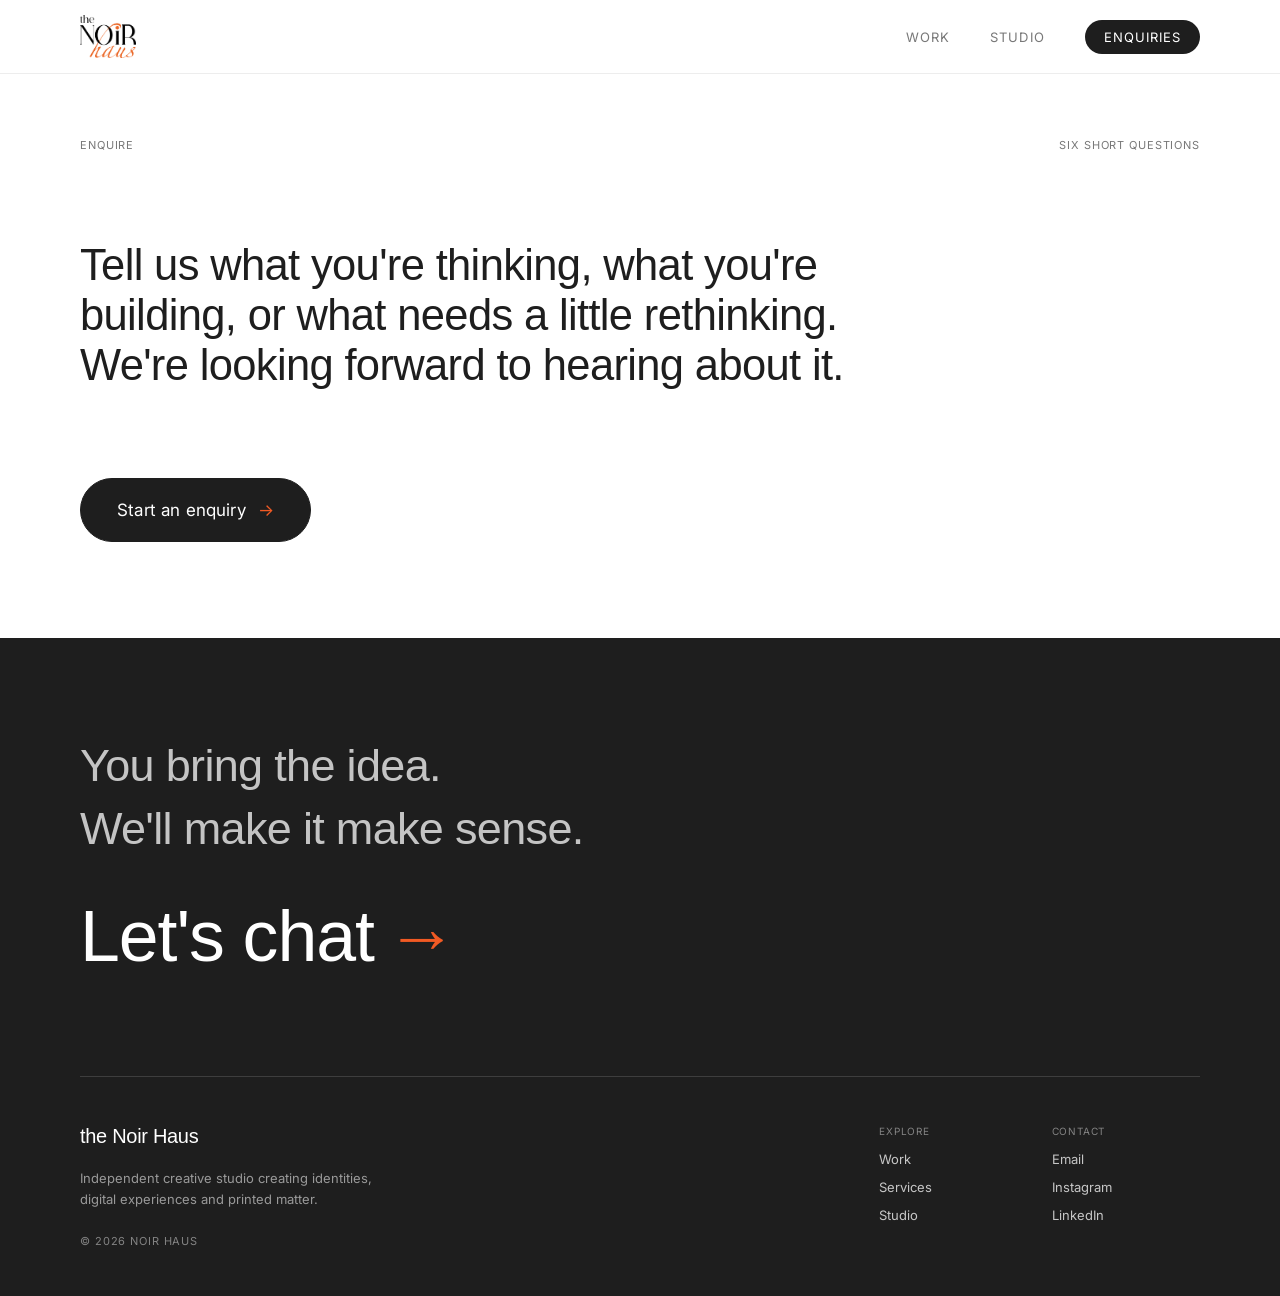
<file: project/Enquire.dc.html>
<!DOCTYPE html>
<html lang="en">
<head>
<meta charset="UTF-8">
<meta name="viewport" content="width=device-width, initial-scale=1">
<title>Enquire — The Noir Haus</title>
<link rel="stylesheet" href="_ds/the-noir-haus-design-system-ba36cd91-7f9a-45d4-92bb-fae37fb37674/tokens/colors.css">
<link rel="stylesheet" href="_ds/the-noir-haus-design-system-ba36cd91-7f9a-45d4-92bb-fae37fb37674/tokens/typography.css">
<link rel="stylesheet" href="_ds/the-noir-haus-design-system-ba36cd91-7f9a-45d4-92bb-fae37fb37674/tokens/spacing.css">
<link rel="stylesheet" href="_ds/the-noir-haus-design-system-ba36cd91-7f9a-45d4-92bb-fae37fb37674/tokens/effects.css">
<style>
*{box-sizing:border-box;margin:0;padding:0}
html,body{background:var(--bg-page);color:var(--text-primary);font-family:var(--font-sans)}
body{min-height:100vh;display:flex;flex-direction:column;position:relative;overflow-x:hidden}
a{color:inherit;text-decoration:none}
a:hover{color:var(--accent)}
.grid{display:grid;grid-template-columns:repeat(12,1fr);gap:var(--space-5);max-width:var(--container-max);width:100%;margin:0 auto;padding:0 60px}

header.site{padding:14px 0;border-bottom:1px solid var(--border-subtle);position:sticky;top:0;background:var(--bg-page);z-index:30;transform:translateY(0);transition:transform .5s cubic-bezier(.16,.8,.24,1)}
header.site.nav-hidden{transform:translateY(-100%)}
header.site .grid{align-items:center}
.logo{grid-column:1/5;display:flex;align-items:center}
.logo img{height:57px;width:auto;display:block}
nav.primary{grid-column:9/13;display:flex;align-items:center;justify-content:flex-end;gap:40px}
nav.primary a{position:relative;font-size:13px;font-weight:var(--fw-regular);letter-spacing:var(--ls-wide);text-transform:uppercase;color:var(--text-secondary);transition:color .5s cubic-bezier(.16,.8,.24,1)}
nav.primary a::after{content:"";position:absolute;left:0;right:0;bottom:-6px;width:4px;height:4px;margin:0 auto;border-radius:50%;background:var(--accent);opacity:0;transform:scale(.4);transition:opacity .5s cubic-bezier(.16,.8,.24,1),transform .5s cubic-bezier(.16,.8,.24,1)}
nav.primary a:hover::after,nav.primary a:active::after{opacity:1;transform:scale(1)}
.nav-cta{border:1px solid var(--border-strong);padding:8px 18px;border-radius:240px;background:var(--noir-950);color:#fff!important;transition:background .5s cubic-bezier(.16,.8,.24,1)}
.nav-cta::after{display:none}
.nav-cta:hover,.nav-cta:active{background:var(--accent);border-color:var(--accent);color:#fff!important}
.menu-toggle{display:none;grid-column:12/13;justify-self:end;width:32px;height:22px;position:relative;background:none;border:none;padding:0;cursor:pointer;z-index:21}
.menu-toggle span{position:absolute;left:6px;top:10px;width:20px;height:2px;background:var(--text-primary);transition:transform .35s,opacity .35s,background .35s}
.menu-toggle span::before,.menu-toggle span::after{content:"";position:absolute;left:0;height:2px;background:var(--text-primary);transition:transform .35s,width .35s,left .35s}
.menu-toggle span::before{top:-8px;width:26px;left:-4px}
.menu-toggle span::after{top:8px;width:16px;left:2px}
.menu-toggle.open span{background:transparent}
.menu-toggle.open span::before{top:0;left:-6px;width:24px;transform:rotate(45deg)}
.menu-toggle.open span::after{top:0;left:-6px;width:24px;transform:rotate(-45deg)}
.menu-toggle.open span::before,.menu-toggle.open span::after{background:var(--text-primary)}

.scroll-top{position:fixed;right:24px;bottom:24px;width:48px;height:48px;border-radius:50%;background:var(--noir-950);border:1px solid var(--border-strong);color:#fff;display:flex;align-items:center;justify-content:center;cursor:pointer;z-index:40;opacity:0;visibility:hidden;transform:translateY(8px);transition:opacity .4s,transform .4s,background .4s}
.scroll-top.visible{opacity:1;visibility:visible;transform:translateY(0)}
.scroll-top:hover{background:var(--accent);border-color:var(--accent)}
.scroll-top svg{width:18px;height:18px}
@media (max-width:640px){.scroll-top{right:16px;bottom:16px;width:44px;height:44px}}

main{flex:1}
img{display:block;max-width:100%}

/* enquire */
[hidden]{display:none!important}
.k{display:flex;gap:14px;align-items:baseline;font-size:11px;letter-spacing:var(--ls-wide);text-transform:uppercase}
.eq{padding:var(--space-8) 0 var(--space-9)}
.eq-view,.eq-step{opacity:0;transform:translateY(8px);transition:opacity .2s cubic-bezier(.4,0,.2,1),transform .2s cubic-bezier(.4,0,.2,1)}
.eq-view.is-on,.eq-step.is-on{opacity:1;transform:none}
.eq-intro .k{grid-column:1/13;justify-content:space-between;color:var(--text-secondary)}
.eq-h1{grid-column:1/12;margin-top:var(--space-8);font-family:var(--font-display);font-weight:var(--fw-regular);font-size:clamp(3rem,8.4vw,8rem);line-height:.94;letter-spacing:var(--ls-heading);text-wrap:balance}
.eq-lede{grid-column:7/12;margin-top:var(--space-7);display:flex;flex-direction:column;align-items:flex-start;gap:var(--space-4);font-size:17px;line-height:1.7;color:var(--text-secondary);text-wrap:pretty}
.eq-lede .btn{margin-top:var(--space-4)}
.eq-intro .eq-h1{grid-column:1/10;font-size:clamp(1.8rem,3.4vw,3.1rem);line-height:1.15;font-weight:300;text-wrap:pretty}
.eq-intro .eq-lede{grid-column:1/13;margin-top:var(--space-8)}
.eq-intro .eq-lede .btn{margin-top:0}
.btn{display:inline-flex;align-items:center;gap:12px;min-height:52px;padding:0 28px;border-radius:240px;background:var(--noir-950);color:#fff;border:1px solid var(--noir-950);font:inherit;font-size:15px;letter-spacing:.01em;cursor:pointer;white-space:nowrap;transition:background .5s cubic-bezier(.16,.8,.24,1),border-color .5s cubic-bezier(.16,.8,.24,1)}
.btn .arrow{color:var(--accent);transition:transform .5s cubic-bezier(.16,.8,.24,1),color .5s cubic-bezier(.16,.8,.24,1)}
.btn:hover{background:var(--accent);border-color:var(--accent)}
.btn:hover .arrow{color:#fff;transform:translateX(4px)}
.btn:active{opacity:.8}
.btn:disabled{opacity:.5;cursor:default}
.btn-lg{min-height:64px;padding:0 36px;font-size:17px}
.lnk{background:none;border:0;font:inherit;font-size:12px;letter-spacing:var(--ls-wide);text-transform:uppercase;color:var(--text-secondary);cursor:pointer;min-height:44px;padding:0;display:inline-flex;align-items:center;gap:8px;transition:color .3s cubic-bezier(.4,0,.2,1)}
.lnk:hover{color:var(--accent)}
.eq-prog{grid-column:1/13;display:flex;justify-content:space-between;gap:var(--space-4);font-size:11px;letter-spacing:var(--ls-wide);text-transform:uppercase;color:var(--text-secondary)}
.eq-count b{font-weight:var(--fw-regular);color:var(--text-primary)}
.eq-track{grid-column:1/13;height:1px;background:var(--border-subtle);margin-top:14px;position:relative}
.eq-track i{position:absolute;left:0;top:-.5px;height:2px;width:100%;background:var(--accent);transform-origin:0 50%;transform:scaleX(0);transition:transform .4s cubic-bezier(.4,0,.2,1)}
.eq-step{margin-top:var(--space-8);align-items:start;min-height:min(52vh,500px);border:0;min-width:0}
.eq-q{grid-column:1/6;display:flex;flex-direction:column;gap:var(--space-4)}
.eq-h{font-family:var(--font-display);font-weight:var(--fw-regular);font-size:clamp(2.2rem,4.6vw,4.4rem);line-height:1;letter-spacing:var(--ls-heading);text-wrap:balance}
.eq-hint{font-size:15px;line-height:1.7;color:var(--text-secondary);max-width:36ch;text-wrap:pretty}
.eq-a{grid-column:7/13;min-width:0}
.opts{display:grid;grid-template-columns:repeat(2,minmax(0,1fr));gap:10px}
.opt{position:relative;display:flex;align-items:center;gap:14px;min-height:64px;padding:16px 20px;border:1px solid var(--border-subtle);border-radius:4px;background:var(--bg-page);font-size:16px;line-height:1.35;cursor:pointer;transition:border-color .3s cubic-bezier(.4,0,.2,1),background .3s cubic-bezier(.4,0,.2,1)}
.opt input{position:absolute;opacity:0;width:1px;height:1px;pointer-events:none}
.opt .ix{flex:none;width:14px;height:14px;border:1px solid var(--border-strong);border-radius:2px;display:grid;place-items:center;transition:background .2s,border-color .2s}
.opt input[type="radio"]+.ix{border-radius:50%}
.opt:hover{border-color:var(--border-strong)}
.opt:has(input:checked){border-color:var(--accent);background:color-mix(in oklch,var(--accent) 6%,var(--bg-page))}
.opt input:checked+.ix{background:var(--accent);border-color:var(--accent)}
.opt input[type="checkbox"]:checked+.ix::after{content:"";width:7px;height:4px;border-left:1.5px solid #fff;border-bottom:1.5px solid #fff;transform:translateY(-1px) rotate(-45deg)}
.opt input[type="radio"]:checked+.ix::after{content:"";width:4px;height:4px;border-radius:50%;background:#fff}
.opt input:focus-visible+.ix{outline:2px solid var(--accent);outline-offset:3px}
.opt-d{align-items:flex-start}.opt-d .ix{margin-top:4px}
.opt-t{display:flex;flex-direction:column;gap:4px;min-width:0}
.opt-t small{font-size:13px;line-height:1.45;color:var(--text-secondary)}
.eq-ta{display:block;width:100%;min-height:240px;border:0;border-bottom:1px solid var(--border-strong);border-radius:0;background:transparent;font-family:var(--font-display);font-weight:var(--fw-regular);font-size:clamp(1.3rem,2vw,1.75rem);line-height:1.4;letter-spacing:var(--ls-heading);color:var(--text-primary);padding:0 0 16px;resize:vertical;outline:none;transition:border-color .3s cubic-bezier(.4,0,.2,1)}
.eq-ta.sm{min-height:140px}
.eq-ta::placeholder,.fld input::placeholder{color:var(--text-secondary);opacity:.7}
.eq-ta:focus,.fld input:focus{border-color:var(--accent)}
.fields{display:grid;grid-template-columns:repeat(2,minmax(0,1fr));gap:var(--space-6) var(--space-5)}
.fld{display:flex;flex-direction:column;gap:8px;min-width:0}
.fld>span{font-size:11px;letter-spacing:var(--ls-wide);text-transform:uppercase;color:var(--text-secondary)}
.fld>span em{font-style:normal;opacity:.7}
.fld input{width:100%;border:0;border-bottom:1px solid var(--border-strong);border-radius:0;background:transparent;font:inherit;font-size:20px;padding:10px 0;color:var(--text-primary);outline:none;transition:border-color .3s cubic-bezier(.4,0,.2,1)}
.sum{margin-top:var(--space-7)}
.sum-h{padding-bottom:12px;border-bottom:1px solid var(--text-primary);color:var(--text-primary)}
.sum dl{margin:0}
.sum-row{display:grid;grid-template-columns:minmax(0,10rem) minmax(0,1fr) auto;gap:var(--space-4);padding:14px 0;border-bottom:1px solid var(--border-subtle);align-items:baseline}
.sum-row dt{font-size:11px;letter-spacing:var(--ls-wide);text-transform:uppercase;color:var(--text-secondary)}
.sum-row dd{margin:0;font-size:16px;line-height:1.5;white-space:pre-line;overflow-wrap:anywhere}
.sum-row .lnk{min-height:0;font-size:11px}
.eq-actions{margin-top:var(--space-8)}
.eq-act{grid-column:1/13;display:flex;align-items:center;justify-content:space-between;gap:var(--space-5);padding-top:var(--space-5);border-top:1px solid var(--border-subtle)}
.eq-msg{flex:1;text-align:right;font-size:14px;line-height:1.5;color:var(--text-secondary)}
.eq-msg.is-err{color:var(--text-primary)}
.eq-msg.is-err::before{content:"";display:inline-block;width:6px;height:6px;border-radius:50%;background:var(--accent);margin-right:10px;vertical-align:middle}
.eq-done .eq-lede{grid-column:1/8}
.eq-home{font-family:var(--font-display);font-size:clamp(1.25rem,2vw,1.6rem);letter-spacing:var(--ls-heading);color:var(--text-primary);display:inline-flex;gap:10px;align-items:baseline}
.eq-home .arrow{color:var(--accent);transition:transform .5s cubic-bezier(.16,.8,.24,1)}
.eq-home:hover .arrow{transform:translateX(6px)}
/* next project */
.next-project{padding:var(--space-8) 0 var(--space-9);background:var(--bg-inverse);width:100vw;margin-left:calc(50% - 50vw)}
.next-inner{grid-column:1/13;display:flex;align-items:center;justify-content:space-between;gap:var(--space-6)}
.next-label{font-size:10px;letter-spacing:var(--ls-wide);text-transform:uppercase;color:rgba(255,255,255,.5)}
.next-link{font-family:var(--font-display);font-weight:var(--fw-regular);font-size:clamp(1.8rem,4vw,3rem);letter-spacing:var(--ls-heading);color:var(--text-on-dark);display:inline-flex;align-items:center;gap:14px;transition:color .5s cubic-bezier(.16,.8,.24,1)}
.next-link:hover{color:var(--accent)}
.next-link .arrow{color:var(--accent);transition:transform .5s cubic-bezier(.16,.8,.24,1)}
.next-link:hover .arrow{transform:translateX(10px)}
.next-link{font-size:clamp(1.25rem,2vw,1.75rem)!important;font-weight:var(--fw-regular)}
.next-link.prev:hover .arrow{transform:translateX(-10px)}

.site-footer{background:var(--bg-inverse);width:100vw;margin-left:calc(50% - 50vw);position:relative;z-index:1;padding:var(--space-9) 0 var(--space-7);overflow:hidden}
.site-footer .grid{row-gap:0}
.ft-cta-row{grid-column:1/13;display:flex;justify-content:space-between;align-items:flex-end;gap:var(--space-6)}
.ft-cta-sub{font-family:var(--font-display);font-weight:var(--fw-regular);font-size:clamp(1rem,1.6vw,1.3rem);line-height:1.4;letter-spacing:var(--ls-heading);color:rgba(255,255,255,.55);text-align:right;max-width:32ch}
.ft-cta{display:flex;align-items:baseline;gap:var(--space-3);width:fit-content;font-family:var(--font-display);font-weight:var(--fw-regular);letter-spacing:var(--ls-heading);font-size:clamp(2.6rem,5.6vw,4.8rem);color:var(--text-on-dark);transition:color .5s cubic-bezier(.16,.8,.24,1)}
.ft-cta .arrow{color:var(--accent);transition:transform .5s cubic-bezier(.16,.8,.24,1)}
.ft-cta:hover{color:var(--accent)}
.ft-cta:hover .arrow{transform:translateX(10px)}
.ft-cta:active{opacity:.8}
.ft-divider{grid-column:1/13;border-top:1px solid rgba(255,255,255,.14);margin-top:var(--space-8)}
.ft-brand{grid-column:1/6;margin-top:var(--space-7);display:flex;flex-direction:column;gap:12px}
.ft-brand-name{font-family:var(--font-display);font-weight:var(--fw-regular);font-size:var(--fs-h4);letter-spacing:var(--ls-heading);color:var(--text-on-dark)}
.ft-brand-desc{font-size:13px;line-height:1.6;color:rgba(255,255,255,.55);max-width:38ch}
.ft-copy{font-size:11px;letter-spacing:var(--ls-wide);text-transform:uppercase;color:rgba(255,255,255,.45);margin-top:4px}
.ft-group{grid-column:span 3;margin-top:var(--space-7);display:flex;flex-direction:column;gap:12px}
.ft-explore{grid-column:7/10}
.ft-contact{grid-column:10/13}
.ft-group-label{font-size:10px;letter-spacing:var(--ls-wide);text-transform:uppercase;color:rgba(255,255,255,.45);margin-bottom:2px}
.ft-group a{font-size:13px;color:rgba(255,255,255,.75);transition:color .5s cubic-bezier(.16,.8,.24,1);width:fit-content}
.ft-group a:hover{color:var(--accent)}
.ft-br{display:none}
@media (min-width:1025px){.ft-cta-sub{text-align:left;font-size:45px}.ft-cta{width:488px;height:152px;align-items:center}.ft-brand{gap:20px}.ft-br{display:inline}}

@media (max-width:1024px){
.grid{gap:var(--space-4)}
header.site{padding:var(--space-5) 0}
.logo{grid-column:1/6}
nav.primary{grid-column:6/13;gap:var(--space-5)}
nav.primary a{font-size:12px}
.site-footer{padding:var(--space-8) 0 var(--space-6)}
.ft-cta-row{flex-direction:column;align-items:flex-start;gap:var(--space-4)}
.ft-cta-sub{text-align:left;max-width:60%;box-sizing:border-box;font-size:32px}
.ft-cta{width:fit-content;white-space:nowrap;font-size:clamp(40px,8.8vw,88px)}
.ft-brand{display:contents}
.ft-brand-name{grid-column:1/13;margin-top:var(--space-6);order:1;font-size:clamp(22px,3.4vw,28px)}
.ft-brand-desc{grid-column:1/13;order:2}
.ft-copy{grid-column:1/13;order:5;margin-top:var(--space-6)}
.ft-group-label{font-size:clamp(11px,1.5vw,13px)}
.ft-group a{font-size:clamp(15px,2vw,18px)}
.ft-explore{grid-column:1/7;margin-top:var(--space-6);order:3}
.ft-contact{grid-column:7/13;margin-top:var(--space-6);order:4}
.next-inner{flex-direction:row;align-items:center;gap:var(--space-4)}
}
@media (max-width:640px){
.grid{gap:0;padding:0 var(--space-5)}
header.site{padding:var(--space-5) 0}
.logo{grid-column:1/9}
.logo img{height:35px}
.menu-toggle{display:block}
body.menu-open{overflow:hidden}
body.menu-open header.site,body.menu-open header.site.nav-hidden{transform:none!important}
body.menu-open header.site{z-index:25}
nav.primary{position:fixed;top:0;left:0;right:0;height:66.67vh;z-index:20;background:#fff;display:flex;flex-direction:column;justify-content:center;align-items:flex-start;gap:0;padding:32px;visibility:hidden;opacity:0;transform:translateY(-12px);box-shadow:0 40px 80px -20px rgba(30,30,30,.35);transition:opacity .5s cubic-bezier(.16,.8,.24,1),transform .5s cubic-bezier(.16,.8,.24,1),visibility 0s linear .5s}
nav.primary.open{visibility:visible;opacity:1;transform:translateY(0);transition:opacity .5s cubic-bezier(.16,.8,.24,1),transform .5s cubic-bezier(.16,.8,.24,1)}
nav.primary a{color:var(--text-primary);font-size:32px;text-transform:none;letter-spacing:0;font-family:var(--font-display);padding:14px 0;width:100%;border-bottom:1px solid var(--border-subtle);opacity:0;transform:translateY(16px);transition:opacity .5s cubic-bezier(.16,.8,.24,1),transform .5s cubic-bezier(.16,.8,.24,1)}
nav.primary.open a{opacity:1;transform:translateY(0)}
nav.primary.open a:nth-child(1){transition-delay:.08s}
nav.primary.open a:nth-child(2){transition-delay:.15s}
nav.primary.open a:nth-child(3){transition-delay:.22s}
.nav-cta{margin-top:24px;background:none;border:1px solid var(--border-strong);border-radius:240px;padding:12px 28px;width:auto;text-align:center;font-size:14px!important;color:var(--text-primary)!important}
.nav-cta:hover,.nav-cta:active{background:var(--accent);border-color:var(--accent)}
nav.primary a:not(.nav-cta)::after{left:auto;right:0;bottom:auto;top:50%;transform:translateY(-50%) scale(.4);margin:0}
nav.primary a[aria-current]:not(.nav-cta)::after{opacity:1;transform:translateY(-50%) scale(1)}
nav.primary a:not(.nav-cta):hover::after,nav.primary a:not(.nav-cta):active::after{opacity:1;transform:translateY(-50%) scale(1)}
.next-project{padding:var(--space-6) 0 var(--space-7)}
.next-link{font-size:clamp(1.6rem,7vw,2.2rem)}
.site-footer{padding:var(--space-7) 0 var(--space-6)}
.ft-cta-sub{font-size:20px;max-width:none}
.ft-divider{margin-top:var(--space-6)}
.ft-brand{margin-top:var(--space-6);gap:10px}
.ft-brand-name{font-size:clamp(20px,5vw,24px)}
.ft-brand-desc{font-size:clamp(13px,3.4vw,14px)}
.ft-copy{padding-bottom:45px;font-size:11px;margin-top:var(--space-5)}
.ft-group-label{font-size:11px}
.ft-group a{font-size:clamp(14px,3.6vw,16px)}
.ft-explore,.ft-contact{grid-column:1/13;margin-top:var(--space-5)}
}

@media (max-width:1024px){
.eq-h1{grid-column:1/13}.eq-lede{grid-column:5/13}
.eq-intro .eq-h1{grid-column:1/12}.eq-intro .eq-lede{grid-column:1/13}
.eq-q{grid-column:1/13}.eq-a{grid-column:1/13;margin-top:var(--space-6)}.eq-step{min-height:0;margin-top:var(--space-7)}
.eq-done .eq-lede{grid-column:1/11}
}
@media (max-width:640px){
.eq{padding:var(--space-7) 0 var(--space-8)}
.eq-intro .k{flex-direction:column;gap:4px}
.eq-h1{font-size:clamp(2.6rem,12.5vw,3.6rem);margin-top:var(--space-7)}
.eq-lede{grid-column:1/13;margin-top:var(--space-6);font-size:16px}
.eq-lede .btn{width:100%;justify-content:center}
.eq-step{margin-top:var(--space-6)}
.eq-h{font-size:clamp(2rem,9.5vw,2.6rem)}
.opts{grid-template-columns:minmax(0,1fr);gap:8px}
.opt{min-height:56px;padding:14px 16px}
.fields{grid-template-columns:minmax(0,1fr);gap:var(--space-5)}
.eq-ta{min-height:200px}
.eq-actions{position:sticky;bottom:0;z-index:5;background:var(--bg-page);margin-top:var(--space-6)}
.eq-act{padding:12px 0 calc(12px + env(safe-area-inset-bottom));flex-wrap:wrap;gap:8px 16px}
.eq-msg{order:-1;flex-basis:100%;text-align:left}.eq-msg:empty{display:none}
.eq-next{flex:1;justify-content:center}
.btn-lg{min-height:56px;padding:0 24px;font-size:16px}
.sum-row{grid-template-columns:minmax(0,1fr) auto;gap:4px 16px}
.sum-row dt{grid-row:1;grid-column:1}.sum-row .lnk{grid-row:1;grid-column:2}.sum-row dd{grid-column:1/-1}
body.eq-active .scroll-top{display:none}
.eq-intro .eq-h1{grid-column:1/13;font-size:clamp(1.6rem,7.4vw,2.1rem)}
.eq-intro .eq-lede{grid-column:1/13;margin-top:var(--space-7)}
}
</style>
</head>
<body>
<header class="site">
<div class="grid">
<a class="logo" href="index.html" aria-label="The Noir Haus" style="height:45px"><img src="./asset-1-3000-msk4z5c7-dc0f.png" alt="The Noir Haus" style="width:56px;height:43px"></a>
<button class="menu-toggle" aria-label="Menu" aria-expanded="false"><span></span><span></span></button>
<nav class="primary">
<a href="Work.html">Work</a>
<a href="Studio.html">Studio</a>
<a class="nav-cta" href="Enquire.dc.html" aria-current="page">Enquiries</a>
</nav>
</div>
</header>
<main>
<section class="eq" data-screen-label="Enquire">
<div class="eq-view eq-intro is-on">
<div class="grid">
<div class="k"><span>Enquire</span><span>Six short questions</span></div>
<h1 class="eq-h1">Tell us what you're thinking, what you're building, or what needs a little rethinking.<br>We're looking forward to hearing about it.</h1>
<div class="eq-lede">
<button type="button" class="btn btn-lg eq-start">Start an enquiry <span class="arrow">→</span></button>
</div>
</div>
</div>
<!-- Wired to Netlify Forms: name + data-netlify + hidden form-name/subject/honeypot fields below. -->
<form class="eq-view eq-flow" id="enquiry" name="noir-haus-enquiry" method="POST" data-netlify="true" data-netlify-honeypot="bot-field" novalidate hidden>
<input type="hidden" name="form-name" value="noir-haus-enquiry">
<input type="hidden" name="subject" value="New Noir Haus enquiry">
<p hidden><label>Don't fill this out if you're human: <input name="bot-field" tabindex="-1" autocomplete="off"></label></p>
<div class="grid"><div class="eq-prog"><span class="eq-count"><b>01</b> / 06</span><span class="eq-name">Services</span></div><div class="eq-track"><i></i></div></div>
<section class="eq-step grid" data-name="Services" data-req="many" role="group" aria-labelledby="q1" hidden>
<div class="eq-q"><h2 class="eq-h" id="q1">What are you looking for?</h2><p class="eq-hint">Choose as many as you like.</p></div>
<div class="eq-a"><div class="opts"><label class="opt opt-d"><input type="checkbox" name="services" value="Brand Identity"><span class="ix"></span><span class="opt-t"><span>Brand Identity</span><small>Logos, visual identities &amp; brand systems</small></span></label><label class="opt opt-d"><input type="checkbox" name="services" value="UX / UI + Website"><span class="ix"></span><span class="opt-t"><span>UX / UI + Website</span><small>Websites, apps, digital products &amp; user experiences</small></span></label><label class="opt opt-d"><input type="checkbox" name="services" value="Print &amp; Packaging"><span class="ix"></span><span class="opt-t"><span>Print &amp; Packaging</span><small>Brochures, packaging, stationery &amp; physical touchpoints</small></span></label><label class="opt opt-d"><input type="checkbox" name="services" value="Illustration"><span class="ix"></span><span class="opt-t"><span>Illustration</span><small>Custom illustrations &amp; visual assets</small></span></label><label class="opt opt-d"><input type="checkbox" name="services" value="Creative Direction"><span class="ix"></span><span class="opt-t"><span>Creative Direction</span><small>Visual direction, campaigns &amp; art direction</small></span></label><label class="opt opt-d"><input type="checkbox" name="services" value="Invitation Design"><span class="ix"></span><span class="opt-t"><span>Invitation Design</span><small>Print and digital invitations, stationery, custom monograms</small></span></label><label class="opt opt-d"><input type="checkbox" name="services" value="Something Else"><span class="ix"></span><span class="opt-t"><span>Something Else</span><small>Have something different in mind?</small></span></label></div></div>
</section>
<section class="eq-step grid" data-name="The project" role="group" aria-labelledby="q2" hidden>
<div class="eq-q"><h2 class="eq-h" id="q2">What would you like to make?</h2><p class="eq-hint">You don't need to know exactly what you need yet. Whatever you already know is a good start.</p></div>
<div class="eq-a"><textarea class="eq-ta" name="project" rows="6" placeholder="Tell us about the project, the idea, the problem, or whatever you already know."></textarea></div>
</section>
<section class="eq-step grid" data-name="Where you are" data-req="one" role="group" aria-labelledby="q3" hidden>
<div class="eq-q"><h2 class="eq-h" id="q3">Where are you in the process?</h2><p class="eq-hint">Choose the one that fits best.</p></div>
<div class="eq-a"><div class="opts"><label class="opt"><input type="radio" name="stage" value="Just an idea"><span class="ix"></span><span>Just an idea</span></label><label class="opt"><input type="radio" name="stage" value="Planning the project"><span class="ix"></span><span>Planning the project</span></label><label class="opt"><input type="radio" name="stage" value="Ready to start"><span class="ix"></span><span>Ready to start</span></label><label class="opt"><input type="radio" name="stage" value="Already have an existing brand"><span class="ix"></span><span>Already have an existing brand</span></label><label class="opt"><input type="radio" name="stage" value="Already have a website"><span class="ix"></span><span>Already have a website</span></label><label class="opt"><input type="radio" name="stage" value="Looking for ongoing creative support"><span class="ix"></span><span>Looking for ongoing creative support</span></label><label class="opt"><input type="radio" name="stage" value="Something else"><span class="ix"></span><span>Something else</span></label></div></div>
</section>
<section class="eq-step grid" data-name="Timing" data-req="one" role="group" aria-labelledby="q4" hidden>
<div class="eq-q"><h2 class="eq-h" id="q4">When are you thinking?</h2><p class="eq-hint">A rough idea is fine — nothing is fixed at this point.</p></div>
<div class="eq-a"><div class="opts"><label class="opt"><input type="radio" name="timeline" value="As soon as possible"><span class="ix"></span><span>As soon as possible</span></label><label class="opt"><input type="radio" name="timeline" value="Within 1 month"><span class="ix"></span><span>Within 1 month</span></label><label class="opt"><input type="radio" name="timeline" value="1–3 months"><span class="ix"></span><span>1–3 months</span></label><label class="opt"><input type="radio" name="timeline" value="3–6 months"><span class="ix"></span><span>3–6 months</span></label><label class="opt"><input type="radio" name="timeline" value="Just exploring for now"><span class="ix"></span><span>Just exploring for now</span></label></div></div>
</section>
<section class="eq-step grid" data-name="Your details" data-req="details" role="group" aria-labelledby="q5" hidden>
<div class="eq-q"><h2 class="eq-h" id="q5">And who are we talking to?</h2><p class="eq-hint">Just enough to reply to you.</p></div>
<div class="eq-a"><div class="fields">
<label class="fld"><span>Name</span><input type="text" name="name" autocomplete="name" required></label>
<label class="fld"><span>Email</span><input type="email" name="email" autocomplete="email" inputmode="email" required></label>
<label class="fld"><span>Company / Brand</span><input type="text" name="company" autocomplete="organization"></label>
<label class="fld"><span>Website / Instagram <em>(optional)</em></span><input type="text" name="website" autocomplete="url"></label>
</div></div>
</section>
<section class="eq-step grid" data-name="Review" role="group" aria-labelledby="q6" hidden>
<div class="eq-q"><h2 class="eq-h" id="q6">Anything else?</h2><p class="eq-hint">Add a final note if you like, then check everything below before sending.</p></div>
<div class="eq-a"><textarea class="eq-ta sm" name="note" rows="4" placeholder="Anything else you'd like us to know?"></textarea>
<div class="sum"><p class="k sum-h">Your enquiry</p><dl class="sum-list"></dl></div></div>
</section>
<div class="grid eq-actions"><div class="eq-act"><button type="button" class="lnk eq-back"><span>←</span>Back</button><p class="eq-msg" aria-live="polite"></p><button type="button" class="btn btn-lg eq-next">Continue <span class="arrow">→</span></button></div></div>
</form>
<div class="eq-view eq-done" hidden>
<div class="grid">
<div class="k" style="grid-column:1/13;color:var(--text-secondary)"><span>Enquiry</span></div>
<h2 class="eq-h1" tabindex="-1">Thank you.</h2>
<div class="eq-lede"><p>We've got your enquiry.<br>We're looking forward to hearing more about the project.</p><a class="eq-home" href="index.html">Back to Noir Haus<span class="arrow">→</span></a></div>
</div>
</div>
</section>
</main>
<footer class="site-footer">
<div class="grid">
<div class="ft-cta-row">
<p class="ft-cta-sub" style="color: #FFFFFFBD">You bring the idea.<br>We'll make it make sense.</p>
</div>
<a class="ft-cta" href="mailto:thenoirhaus@outlook.in" target="_blank" rel="noopener noreferrer">Let's chat<span class="arrow">→</span></a>
<div class="ft-divider"></div>
<div class="ft-brand">
<p class="ft-brand-name">the Noir Haus</p>
<p class="ft-brand-desc">Independent creative studio creating identities, digital experiences and printed matter.</p>
<p class="ft-copy">© 2026 Noir Haus</p>
</div>
<nav class="ft-group ft-explore">
<p class="ft-group-label">Explore</p>
<a href="Work.html">Work</a><a href="index.html#services">Services</a><a href="Studio.html">Studio</a>
</nav>
<nav class="ft-group ft-contact">
<p class="ft-group-label">Contact</p>
<a href="mailto:thenoirhaus@outlook.in" target="_blank" rel="noopener noreferrer">Email</a><a href="https://www.instagram.com/thenoirhaus/" target="_blank" rel="noopener noreferrer">Instagram</a><a href="https://www.linkedin.com/in/riya-patel-103ab422a/" target="_blank" rel="noopener noreferrer">LinkedIn</a>
</nav>
</div>
</footer>

<script>
const __mt=document.querySelector('.menu-toggle');if(__mt)__mt.addEventListener('click',function(){const n=document.querySelector('nav.primary');const open=n.classList.toggle('open');this.classList.toggle('open',open);this.setAttribute('aria-expanded',open);document.body.classList.toggle('menu-open',open)});document.querySelectorAll('nav.primary a').forEach(a=>a.addEventListener('click',()=>{const n=document.querySelector('nav.primary'),t=document.querySelector('.menu-toggle');if(!n||!n.classList.contains('open'))return;n.classList.remove('open');if(t){t.classList.remove('open');t.setAttribute('aria-expanded','false')}document.body.classList.remove('menu-open')}));
const __header=document.querySelector('header.site');
let __lastY=window.scrollY,__navTicking=false;
function __navScroll(){__navTicking=false;const y=window.scrollY;const delta=y-__lastY;if(y<=8){__header.classList.remove('nav-hidden')}else if(delta>24){__header.classList.add('nav-hidden');__lastY=y}else if(delta<-90){__header.classList.remove('nav-hidden');__lastY=y}}
window.addEventListener('scroll',()=>{if(!__navTicking){__navTicking=true;requestAnimationFrame(__navScroll)}},{passive:true});
__navScroll();
const __st=document.querySelector('.scroll-top');if(__st){__st.addEventListener('click',()=>window.scrollTo({top:0,behavior:'smooth'}));let __stTick=false;function __stCheck(){__stTick=false;__st.classList.toggle('visible',window.scrollY>window.innerHeight*.6)}window.addEventListener('scroll',()=>{if(!__stTick){__stTick=true;requestAnimationFrame(__stCheck)}},{passive:true});__stCheck()}
</script>
<button class="scroll-top" aria-label="Scroll to top"><svg viewBox="0 0 24 24" fill="none" stroke="currentColor" stroke-width="1.5" stroke-linecap="round" stroke-linejoin="round"><line x1="12" y1="19" x2="12" y2="5"></line><polyline points="5 12 12 5 19 12"></polyline></svg></button>
<script>
(function(){
const $=q=>document.querySelector(q);
const form=$('#enquiry'),intro=$('.eq-intro'),done=$('.eq-done'),stage=$('.eq'),steps=[...form.querySelectorAll('.eq-step')],N=steps.length;
const back=$('.eq-back'),next=$('.eq-next'),msg=$('.eq-msg'),cnt=$('.eq-count b'),nm=$('.eq-name'),fill=$('.eq-track i'),list=$('.sum-list');
let cur=0;
const show=el=>{el.classList.remove('is-on');el.hidden=false;requestAnimationFrame(()=>requestAnimationFrame(()=>el.classList.add('is-on')))};
const view=v=>{[intro,form,done].forEach(el=>{if(el!==v){el.hidden=true;el.classList.remove('is-on')}});show(v);document.body.classList.toggle('eq-active',v===form)};
const toTop=()=>{const y=stage.getBoundingClientRect().top+scrollY;if(scrollY>y+4)scrollTo({top:y,behavior:'smooth'})};
const say=(t,err)=>{msg.textContent=t;msg.classList.toggle('is-err',!!err)};
function go(i){cur=i;steps.forEach((s,k)=>{if(k!==i){s.hidden=true;s.classList.remove('is-on')}});show(steps[i]);
cnt.textContent=String(i+1).padStart(2,'0');nm.textContent=steps[i].dataset.name;fill.style.transform='scaleX('+(i+1)/N+')';
const last=i===N-1;next.innerHTML=(last?'Send enquiry':'Continue')+' <span class="arrow">→</span>';say(last?"We'll get back to you with next steps.":'');if(last)summary();toTop()}
function check(i){const s=steps[i],r=s.dataset.req;
if(r==='many'&&!s.querySelector('input:checked'))return 'Choose at least one to continue.';
if(r==='one'&&!s.querySelector('input:checked'))return 'Choose one to continue.';
if(r==='details'){if(!form.elements.name.value.trim())return 'Tell us your name.';if(!/^[^\s@]+@[^\s@]+\.[^\s@]+$/.test(form.elements.email.value.trim()))return 'Add an email address we can reply to.'}
return ''}
function summary(){const fd=new FormData(form),v=k=>(fd.get(k)||'').toString().trim();
const rows=[['Services',fd.getAll('services').join('\n'),0],['Project',v('project'),1],['Current stage',v('stage'),2],['Timeline',v('timeline'),3],['Name',v('name'),4],['Company / brand',v('company'),4],['Email',v('email'),4],['Website / Instagram',v('website'),4],['Additional note',v('note'),5]];
list.textContent='';rows.forEach(([l,val,s])=>{if(!val)return;const r=document.createElement('div');r.className='sum-row';const dt=document.createElement('dt');dt.textContent=l;const dd=document.createElement('dd');dd.textContent=val;const b=document.createElement('button');b.type='button';b.className='lnk';b.textContent='Edit';b.addEventListener('click',()=>go(s));r.append(dt,dd,b);list.append(r)})}
$('.eq-start').addEventListener('click',()=>{view(form);go(0)});
back.addEventListener('click',()=>{if(cur===0){view(intro);toTop()}else go(cur-1)});
next.addEventListener('click',()=>{const e=check(cur);if(e){say(e,true);return}if(cur<N-1)go(cur+1);else form.requestSubmit()});
form.addEventListener('input',e=>{if(msg.classList.contains('is-err'))say('');if(e.target.name==='note')summary()});
form.addEventListener('keydown',e=>{if(e.key==='Enter'&&e.target.tagName==='INPUT'){e.preventDefault();next.click()}});
form.addEventListener('submit',async e=>{e.preventDefault();next.disabled=true;
try{const body=new URLSearchParams(new FormData(form)).toString();const r=await fetch('/',{method:'POST',headers:{'Content-Type':'application/x-www-form-urlencoded'},body});if(!r.ok)throw 0}
catch(_){next.disabled=false;say('This didn’t send. Please try again, or email hello@thenoirhaus.com.',true);return}
view(done);toTop();const h=done.querySelector('.eq-h1');if(h)h.focus({preventScroll:true})});
})();
</script>
</body>
</html>
</file>
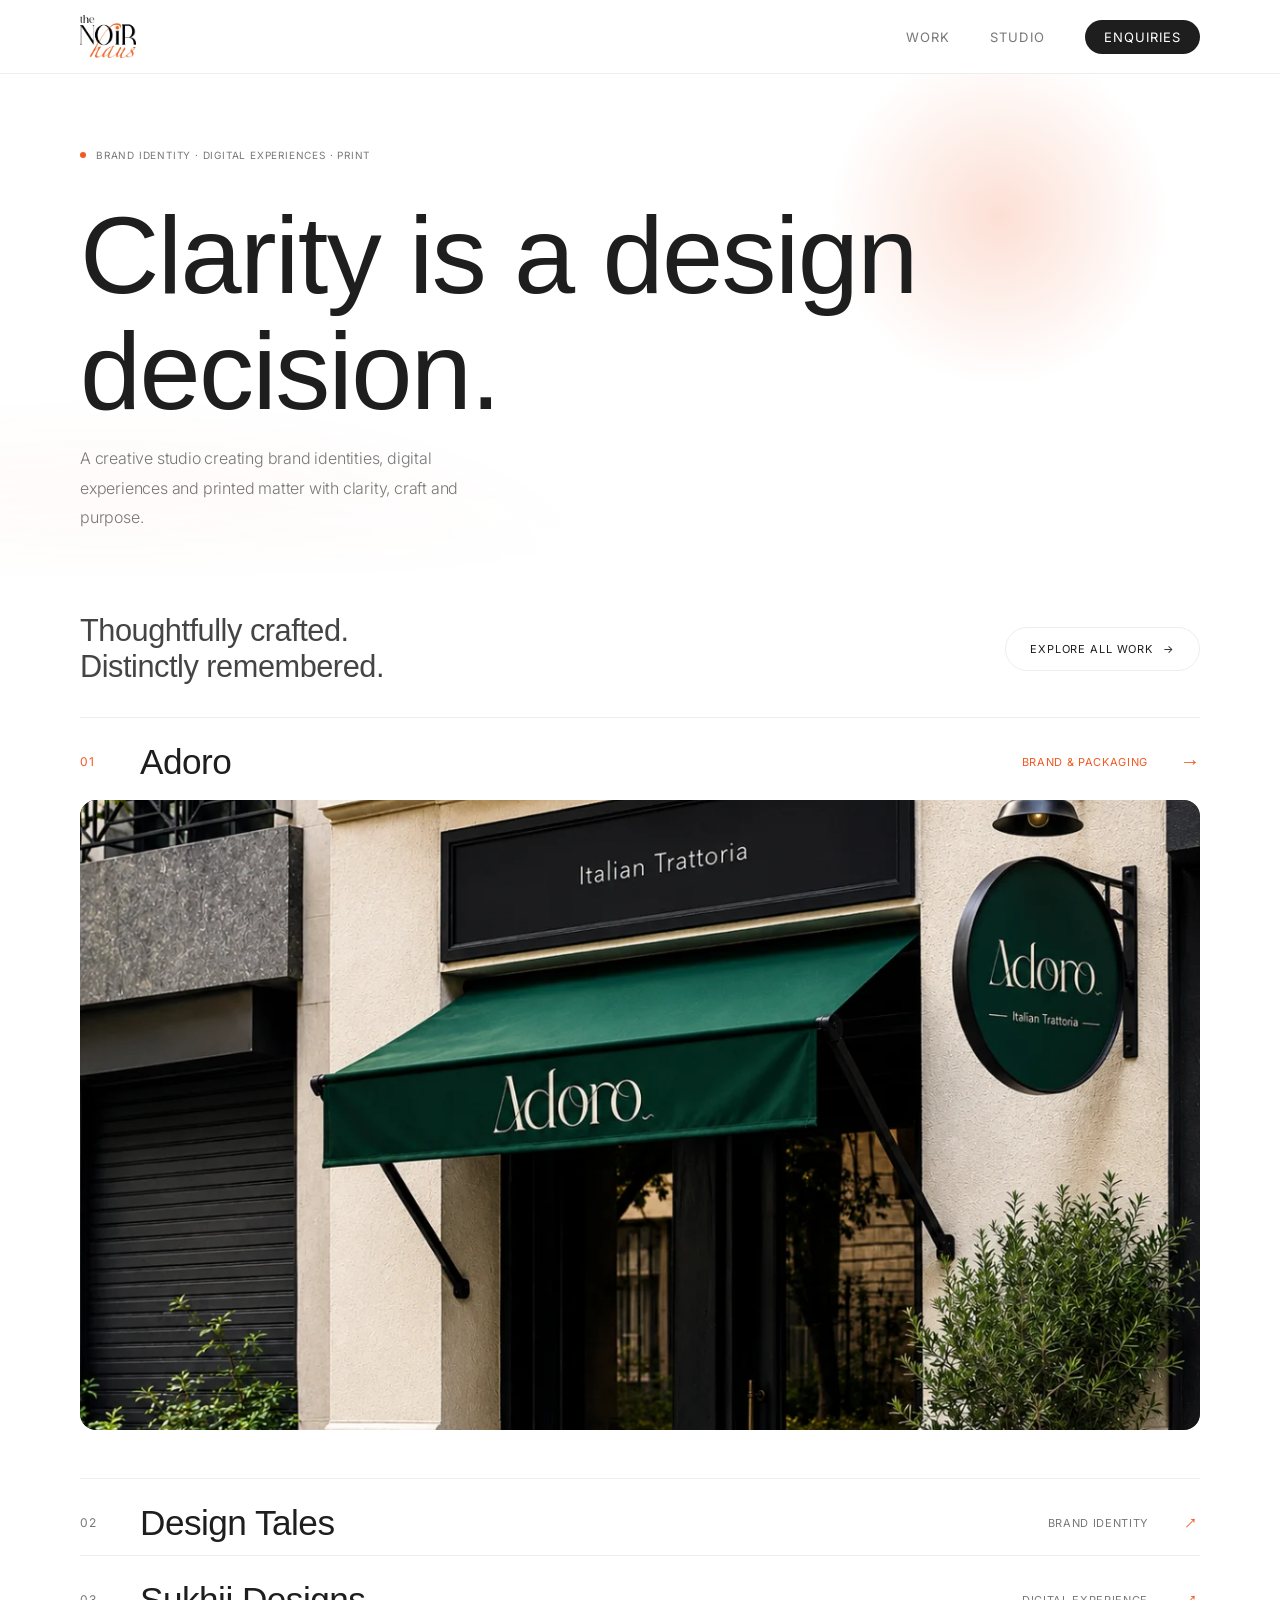
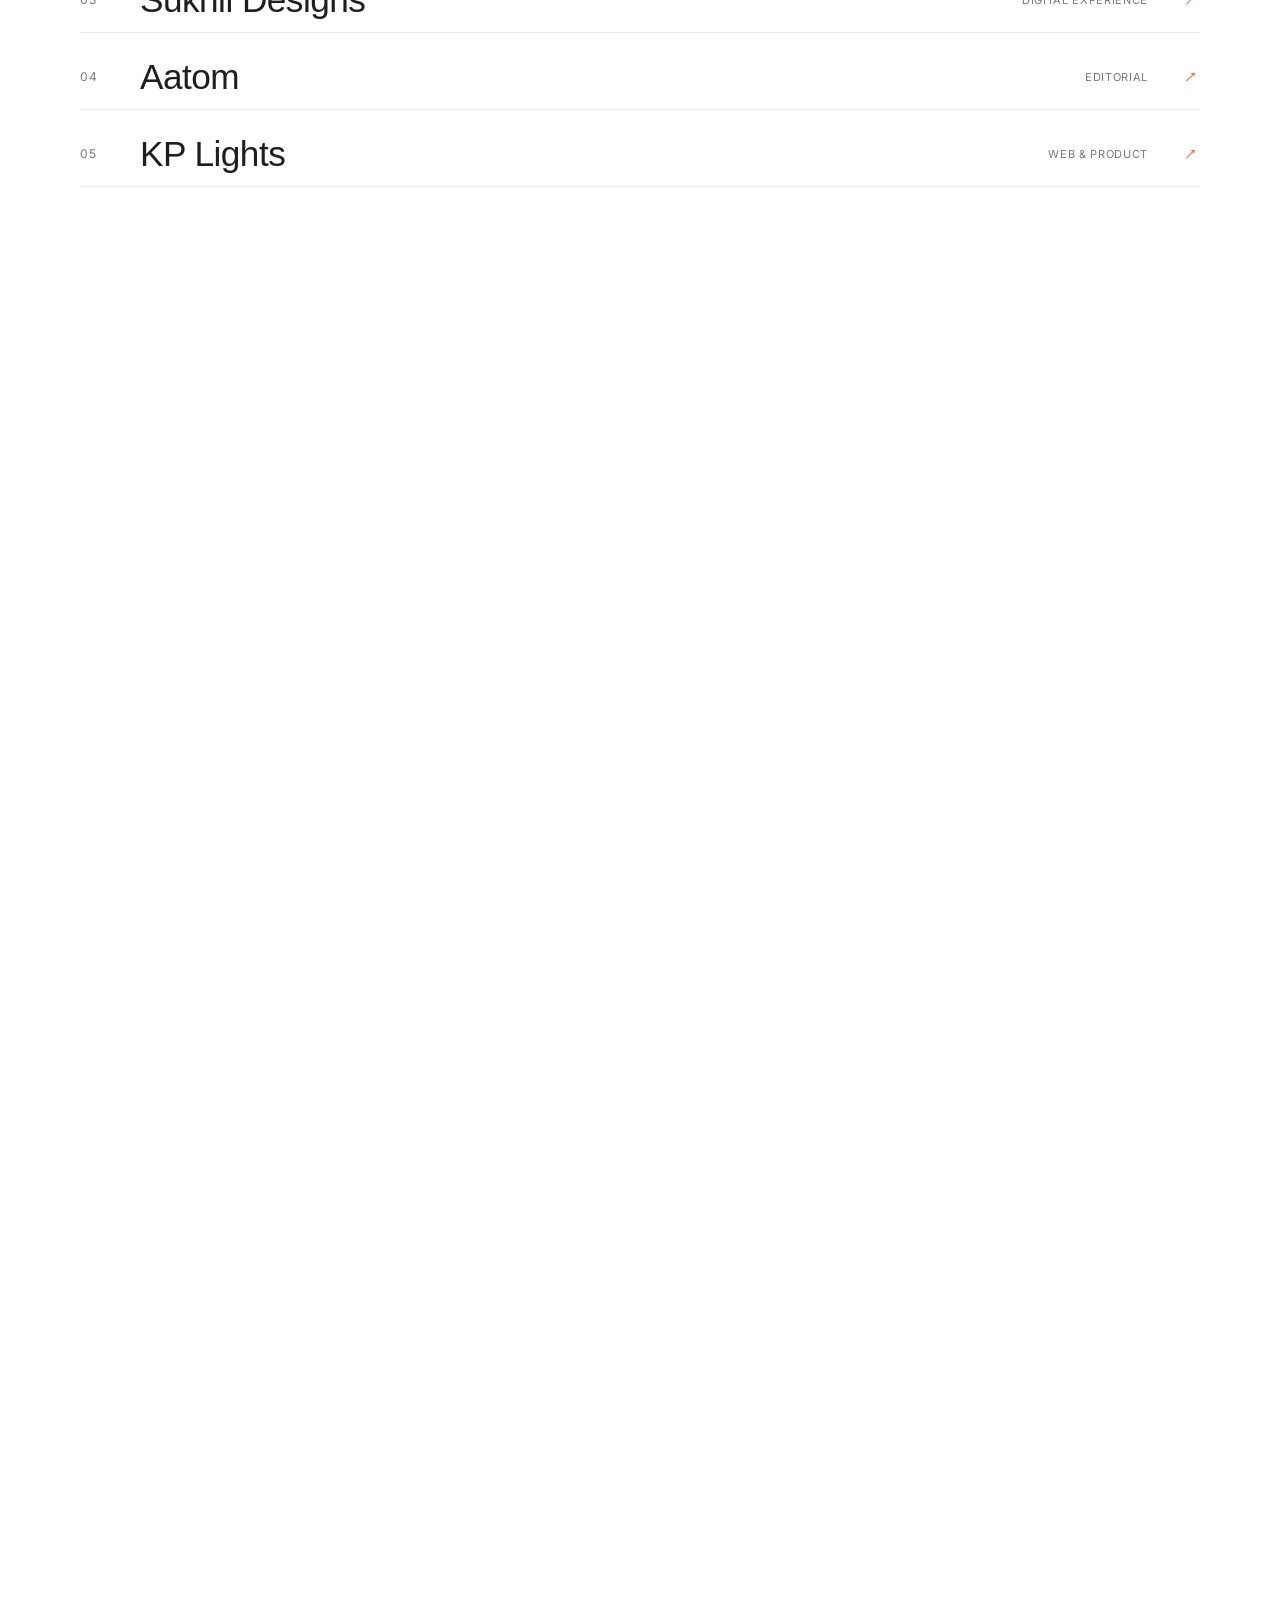
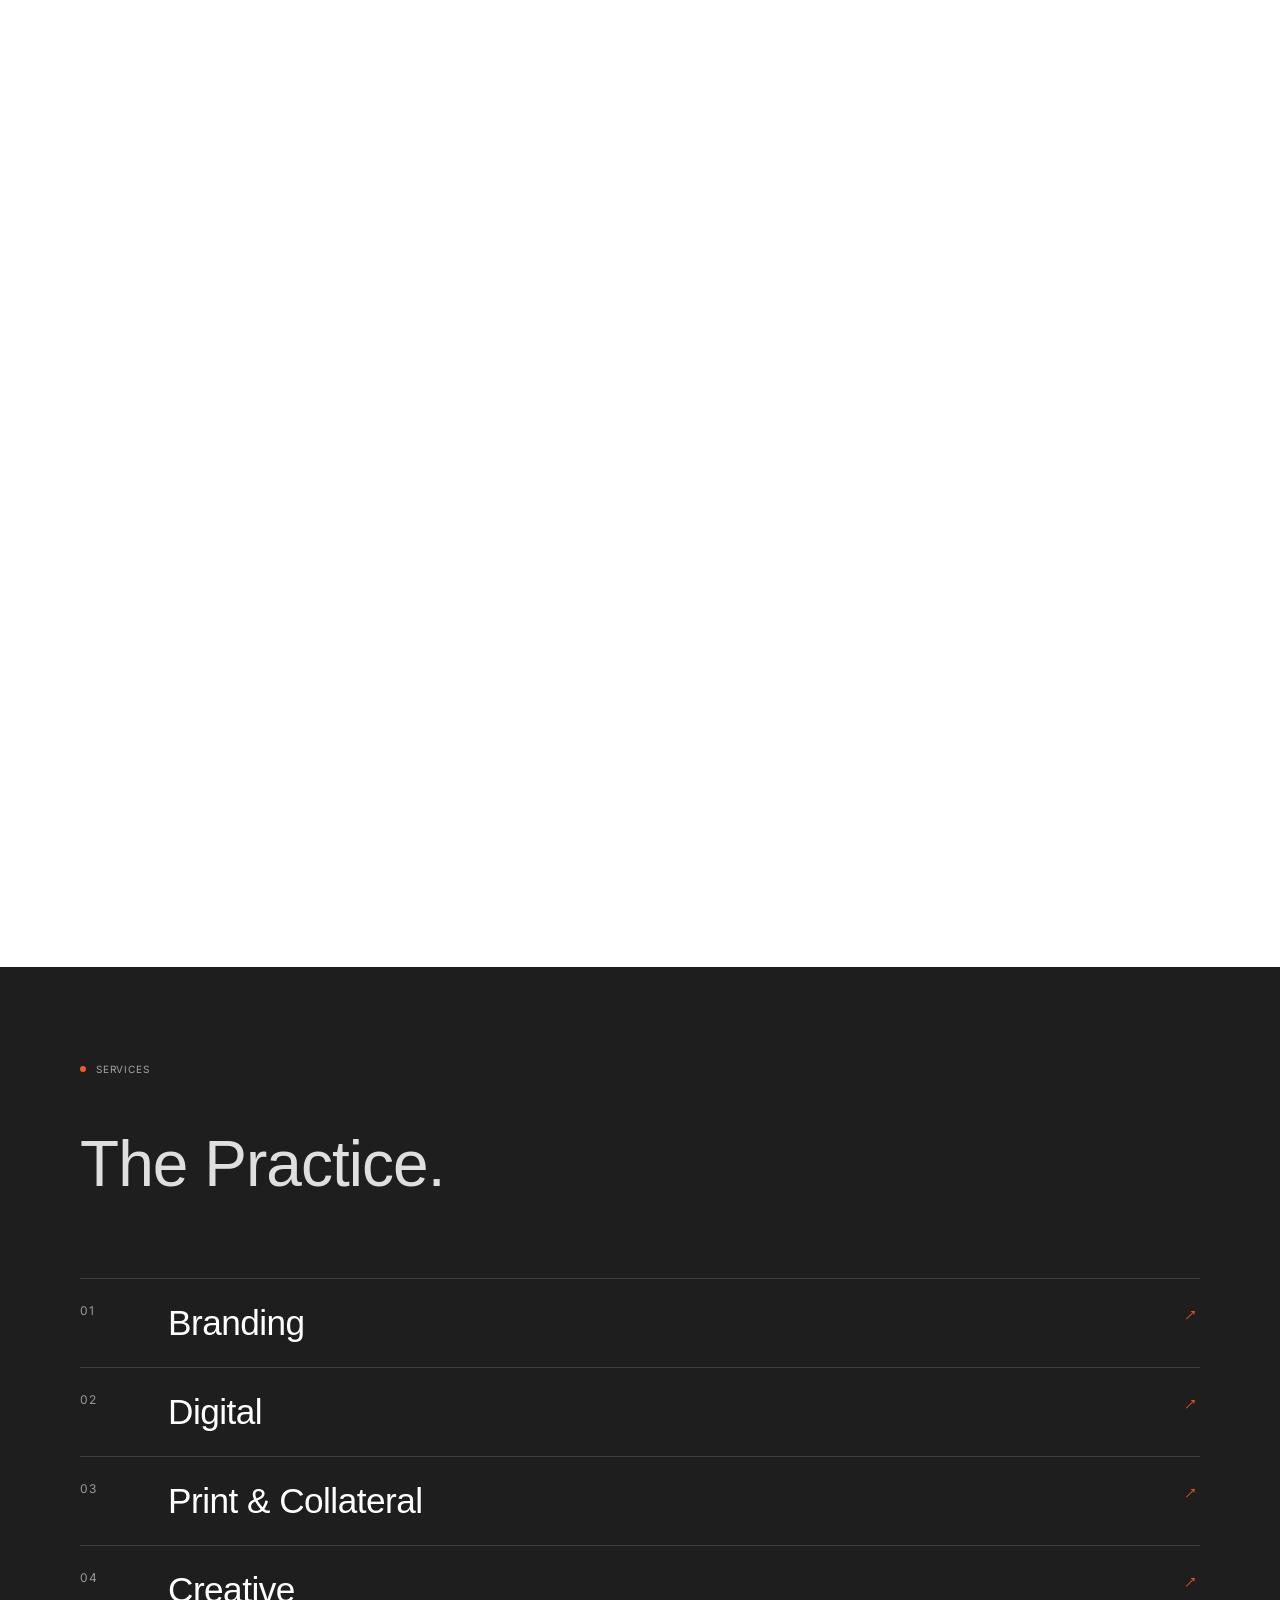
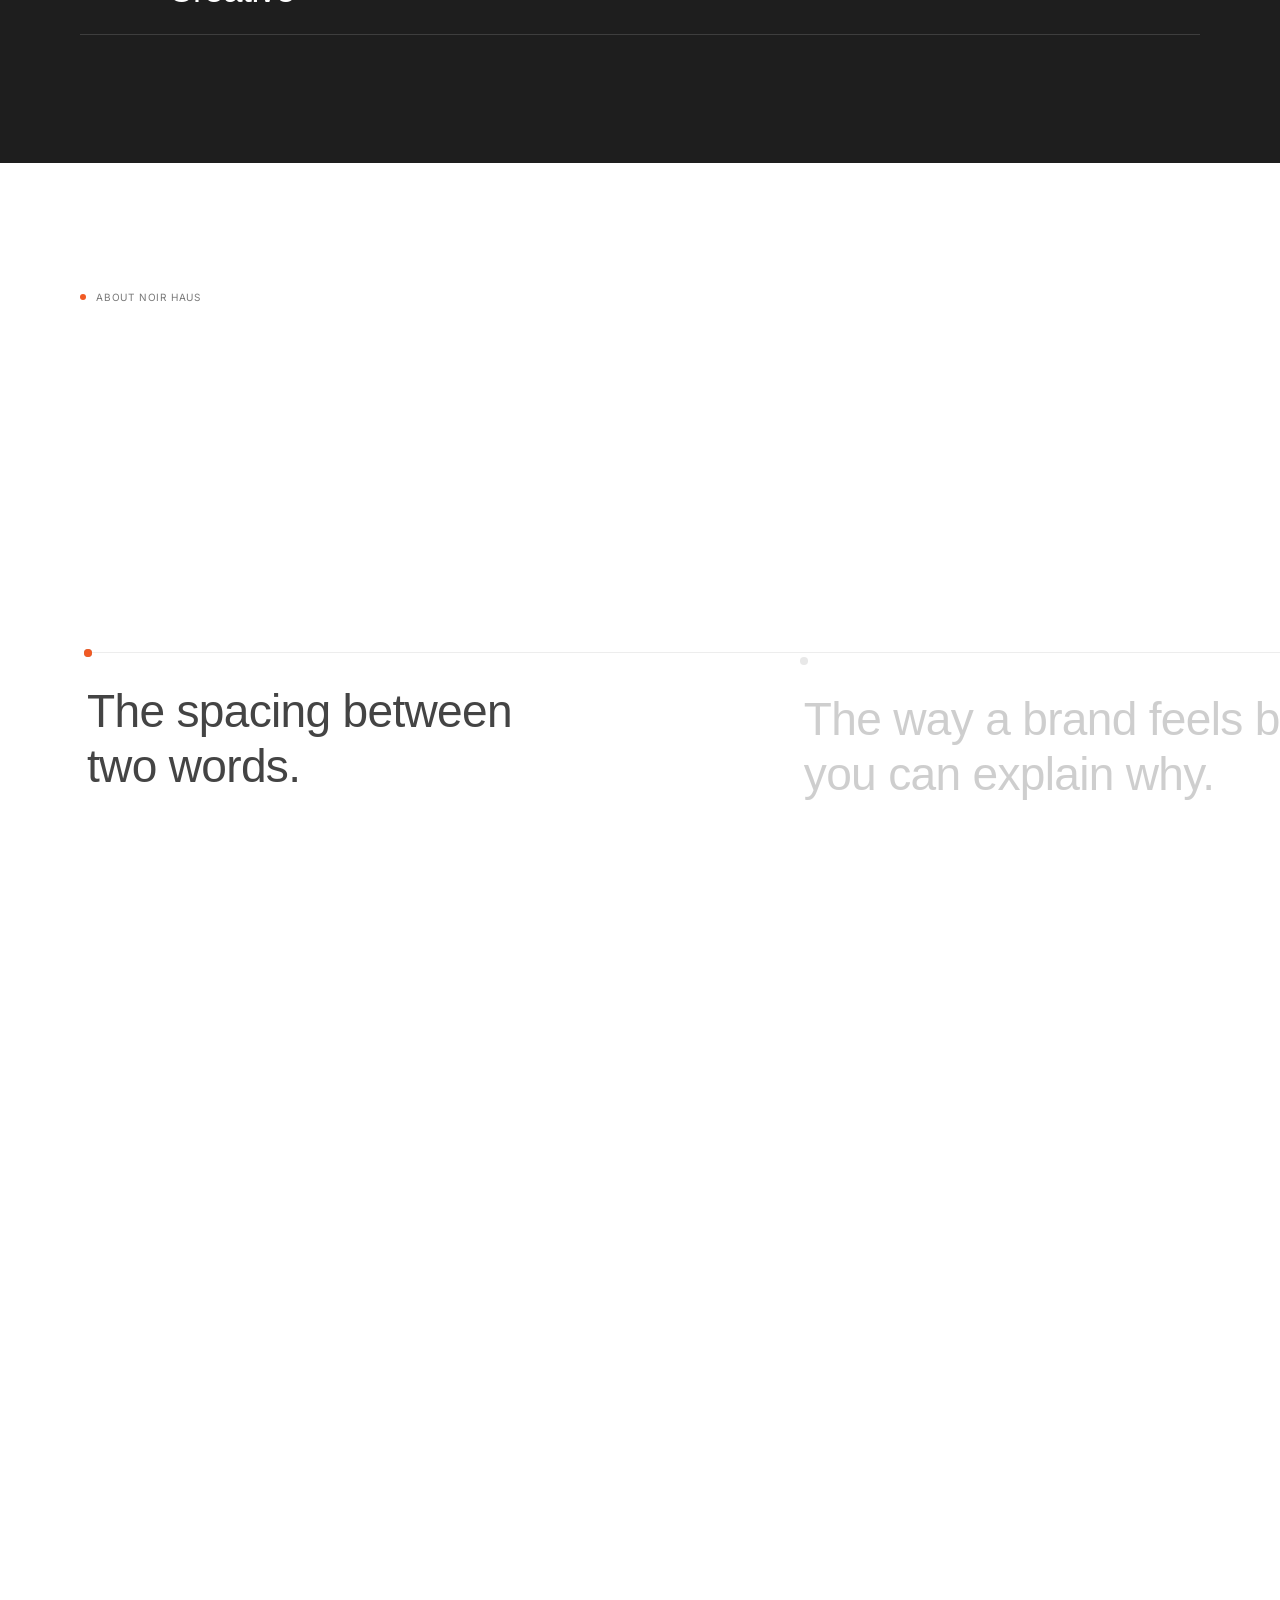
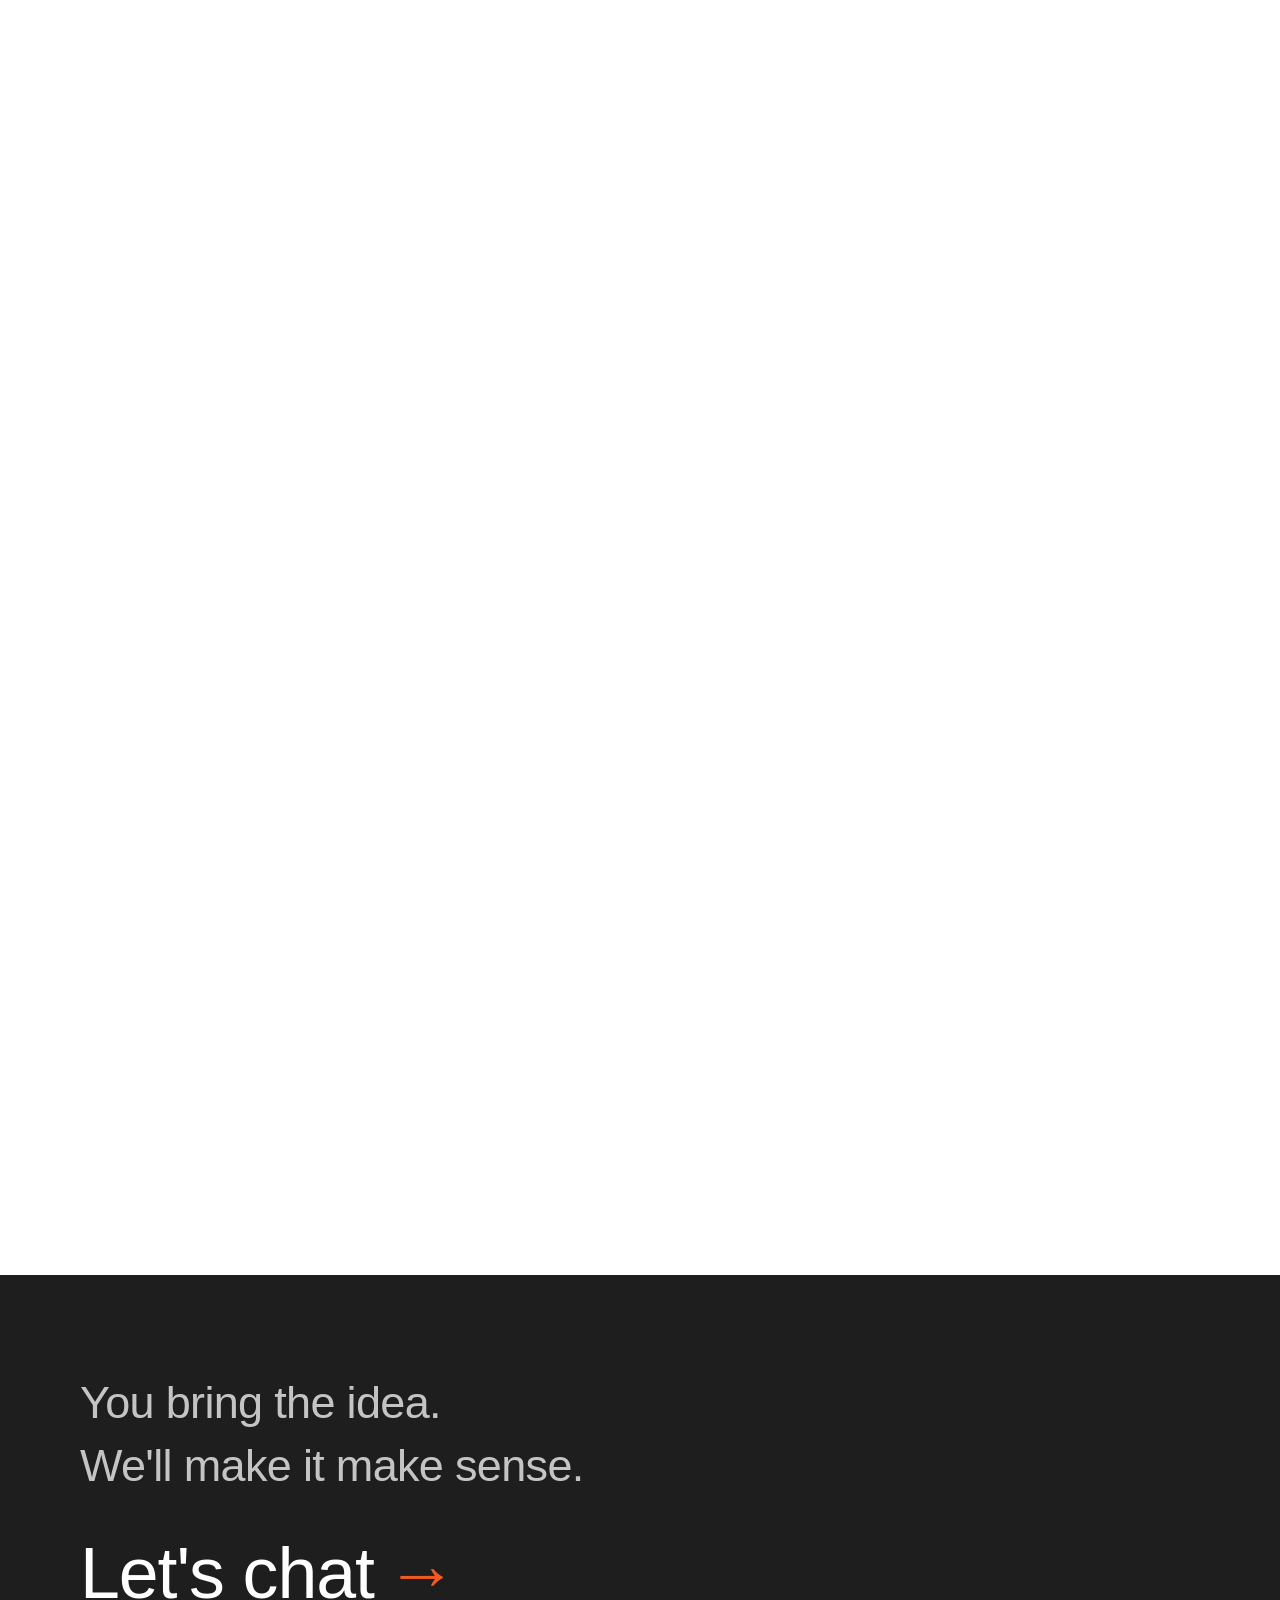
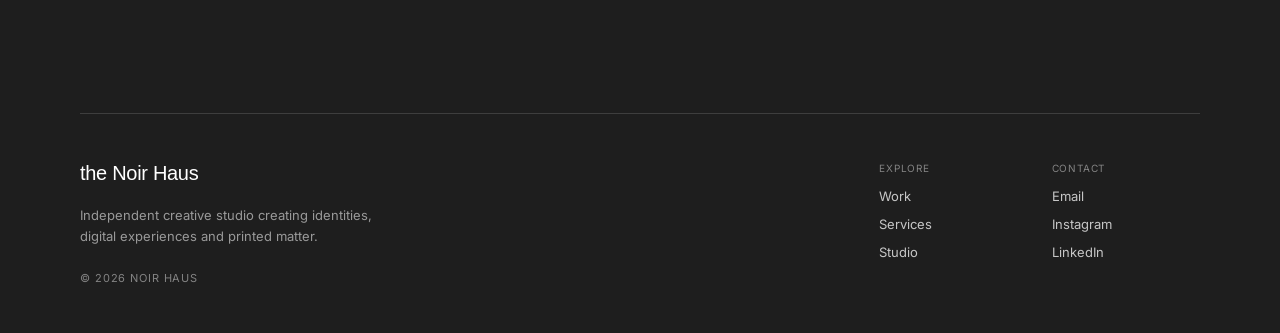
<file: project/Homepage Hero.html>
<!DOCTYPE html>
<html lang="en">
<head>
<meta charset="UTF-8">
<title>The Noir Haus — Homepage Hero</title>
<link rel="stylesheet" href="_ds/the-noir-haus-design-system-ba36cd91-7f9a-45d4-92bb-fae37fb37674/tokens/colors.css">
<link rel="stylesheet" href="_ds/the-noir-haus-design-system-ba36cd91-7f9a-45d4-92bb-fae37fb37674/tokens/typography.css">
<link rel="stylesheet" href="_ds/the-noir-haus-design-system-ba36cd91-7f9a-45d4-92bb-fae37fb37674/tokens/spacing.css">
<link rel="stylesheet" href="_ds/the-noir-haus-design-system-ba36cd91-7f9a-45d4-92bb-fae37fb37674/tokens/effects.css">
<script src="image-slot.js"></script>
<style>
*{box-sizing:border-box;margin:0;padding:0}
html,body{background:var(--bg-page);color:var(--text-primary);font-family:var(--font-sans)}
body{min-height:100vh;display:flex;flex-direction:column;position:relative;overflow-x:hidden}
main.hero{position:relative;overflow:hidden;isolation:isolate}
main.hero::before{content:"";position:absolute;inset:0;z-index:-1;pointer-events:none;background:radial-gradient(circle 260px at var(--mx,78%) var(--my,28%),color-mix(in oklch,var(--accent) 19%,transparent) 0%,transparent 65%),radial-gradient(55% 45% at 8% 95%,color-mix(in oklch,var(--accent) 5%,transparent) 0%,transparent 70%);transition:background-position .3s ease-out;-webkit-mask-image:linear-gradient(to bottom,#000 0,#000 calc(100% - 110px),transparent 100%);mask-image:linear-gradient(to bottom,#000 0,#000 calc(100% - 110px),transparent 100%)}
header.site,main.hero{position:relative;z-index:1}
a{color:inherit;text-decoration:none}
.grid{display:grid;grid-template-columns:repeat(12,1fr);gap:var(--space-5);max-width:var(--container-max);width:100%;margin:0 auto;padding:0 60px}
@keyframes reveal{from{opacity:0;transform:translateY(8px)}to{opacity:1;transform:translateY(0)}}
.reveal{opacity:0;animation:reveal .6s cubic-bezier(.16,.8,.24,1) forwards}

header.site{padding:14px 0;border-bottom:1px solid var(--border-subtle);position:sticky;top:0;background:var(--bg-page);z-index:30;transform:translateY(0);transition:transform .5s cubic-bezier(.16,.8,.24,1)}
header.site.nav-hidden{transform:translateY(-100%)}
header.site .grid{align-items:center}
.logo{grid-column:1 / 5;display:flex;align-items:center}
.logo img{height:57px;width:auto;display:block}
nav.primary{grid-column:9 / 13;display:flex;align-items:center;justify-content:flex-end;gap:40px}
nav.primary a{position:relative;font-size:13px;font-weight:var(--fw-regular);letter-spacing:var(--ls-wide);text-transform:uppercase;color:var(--text-secondary);transition:color .5s cubic-bezier(.16,.8,.24,1),letter-spacing .5s cubic-bezier(.16,.8,.24,1)}
nav.primary a::after{content:"";position:absolute;left:0;right:0;bottom:-6px;width:4px;height:4px;margin:0 auto;border-radius:50%;background:var(--accent);opacity:0;transform:scale(.4);transition:opacity .5s cubic-bezier(.16,.8,.24,1),transform .5s cubic-bezier(.16,.8,.24,1)}
nav.primary a:hover,nav.primary a:active{color:var(--accent);text-shadow:0 0 .35px currentColor,0 0 .35px currentColor}
.nav-cta{border:1px solid var(--border-strong);padding:8px 18px;border-radius:240px;background:var(--noir-950);color:#fff!important;transition:background .5s cubic-bezier(.16,.8,.24,1)}
.nav-cta::after{display:none}
.nav-cta:hover,.nav-cta:active{background:var(--accent);border-color:var(--accent);color:#fff!important}
.scroll-top{position:fixed;right:24px;bottom:24px;width:48px;height:48px;border-radius:50%;background:var(--noir-950);border:1px solid var(--border-strong);color:#fff;display:flex;align-items:center;justify-content:center;cursor:pointer;z-index:40;opacity:0;visibility:hidden;transform:translateY(8px);transition:opacity .4s cubic-bezier(.16,.8,.24,1),transform .4s cubic-bezier(.16,.8,.24,1),background .4s cubic-bezier(.16,.8,.24,1)}
.scroll-top.visible{opacity:1;visibility:visible;transform:translateY(0)}
.scroll-top:hover{background:var(--accent);border-color:var(--accent)}
.scroll-top:active{opacity:.8}
.scroll-top svg{width:18px;height:18px}
@media (max-width:640px){.scroll-top{right:16px;bottom:16px;width:44px;height:44px}}
nav.primary a:hover::after,nav.primary a:active::after{opacity:1;transform:scale(1)}
nav.primary a:active{opacity:.8}
.menu-toggle{display:none;grid-column:12/13;justify-self:end;width:32px;height:22px;position:relative;background:none;border:none;padding:0;cursor:pointer;z-index:21}
.menu-toggle span{position:absolute;left:6px;top:10px;width:20px;height:2px;background:var(--text-primary);transition:transform .35s cubic-bezier(.16,.8,.24,1),opacity .35s cubic-bezier(.16,.8,.24,1),background .35s}
.menu-toggle span::before,.menu-toggle span::after{content:"";position:absolute;left:0;height:2px;background:var(--text-primary);transition:transform .35s cubic-bezier(.16,.8,.24,1),width .35s,left .35s}
.menu-toggle span::before{top:-8px;width:26px;left:-4px}
.menu-toggle span::after{top:8px;width:16px;left:2px}
.menu-toggle.open span{background:transparent}
.menu-toggle.open span::before{top:0;left:-6px;width:24px;transform:rotate(45deg)}
.menu-toggle.open span::after{top:0;left:-6px;width:24px;transform:rotate(-45deg)}
.menu-toggle.open span::before,.menu-toggle.open span::after{background:var(--text-primary)}

main.hero{flex:1;display:flex;flex-direction:column;justify-content:flex-start;padding:calc(var(--space-9)*.7) 0 var(--space-7)}
section.work{padding:var(--space-6) 0 0;position:relative;z-index:1}
section.work>.grid{padding-bottom:var(--space-9)}
section.work>section.services{width:100%;max-width:100%;margin-left:0}
.work-head{grid-column:1/13;display:flex;align-items:baseline;justify-content:space-between;padding-top:var(--space-5);padding-bottom:0}
.work-eyebrow{font-size:10px;letter-spacing:var(--ls-wide);text-transform:uppercase;color:var(--text-secondary);display:flex;align-items:center;gap:10px}
.work-eyebrow .dot{width:6px;height:6px;border-radius:50%;background:var(--accent);flex:none}
.work-tagline-row{grid-column:1/13;display:flex;align-items:center;justify-content:space-between;gap:var(--space-6);padding-bottom:0}
.work-tagline{font-family:var(--font-display);font-weight:var(--fw-regular);font-size:clamp(1.4rem,2.4vw,2rem);letter-spacing:var(--ls-heading);color:var(--text-primary);max-width:640px}
.explore-btn{display:inline-flex;align-items:center;gap:10px;font-size:11px;letter-spacing:var(--ls-wide);text-transform:uppercase;color:var(--text-primary);border:1px solid var(--border-subtle);padding:14px 24px;border-radius:999px;transition:background .3s,color .3s,border-color .3s;flex:none}
.explore-btn:hover{background:var(--accent);border-color:var(--accent);color:var(--bg-page)}
.work-list{grid-column:1/13}
section.work .grid{row-gap:var(--space-6)}
.proj{border-top:1px solid var(--border-subtle);position:relative}
.work-list .proj:last-child{border-bottom:1px solid var(--border-subtle)}
.proj-head{display:flex;align-items:center;gap:32px;padding:var(--space-5) 60px var(--space-3);cursor:pointer;position:sticky;top:0;background:var(--bg-page);z-index:1;margin:0 -60px;width:calc(100% + 120px)}
.proj-head .idx{font-size:12px;color:var(--text-secondary);letter-spacing:var(--ls-wide);width:28px;flex:none;transition:color .5s cubic-bezier(.16,.8,.24,1)}
.proj-head .name{font-family:var(--font-display);font-weight:var(--fw-regular);font-size:clamp(1.3rem,3vw,2.2rem);letter-spacing:var(--ls-heading);color:var(--text-primary);flex:1;transition:color .5s cubic-bezier(.16,.8,.24,1)}
.proj-head .cat{font-size:11px;letter-spacing:.06em;text-transform:uppercase;color:var(--text-secondary);white-space:nowrap;flex:none;transition:color .5s cubic-bezier(.16,.8,.24,1)}
.proj-head .arrow{font-family:var(--font-display);font-size:20px;color:var(--accent);transform:rotate(-45deg);transition:transform .5s cubic-bezier(.16,.8,.24,1);flex:none}
.proj-head:hover .arrow{transform:rotate(0deg)}
.proj.open .idx{color:var(--accent)}
.proj.open .cat{color:var(--accent)}
.proj.open .arrow{transform:rotate(0deg)}
.proj-body{display:grid;grid-template-rows:1fr}
.proj-body-inner{min-height:0;overflow:hidden;max-height:0;transition:max-height .6s cubic-bezier(.16,.8,.24,1)}
.proj-detail{display:grid;grid-template-columns:repeat(12,1fr);gap:var(--space-6);align-items:start;padding-bottom:var(--space-7);padding-top:6px}
.proj-detail .media image-slot,.proj-detail .media img{border-radius:16px;overflow:hidden}
.proj-detail .media{grid-column:1/13;aspect-ratio:16/9;overflow:hidden;border-radius:16px;background:var(--pbg,transparent);opacity:0;transform:translateY(16px);transition:opacity .6s cubic-bezier(.16,.8,.24,1),transform .6s cubic-bezier(.16,.8,.24,1)}
.proj.open .proj-detail .media{opacity:1;transform:translateY(0)}
.hero .grid{row-gap:56px;align-content:start}
h1.headline{grid-column:1 / 12;font-family:var(--font-display);font-weight:var(--fw-regular);font-size:110px;line-height:var(--lh-tight);letter-spacing:var(--ls-heading);color:var(--text-primary);max-width:16ch;position:relative;isolation:isolate}
p.supporting{grid-column:1 / 6;font-size:16px;font-weight:300;letter-spacing:-0.2px;line-height:1.85;color:var(--text-secondary);max-width:42ch;margin-top:-40px}
.meta{grid-column:1 / 12;font-size:10px;letter-spacing:var(--ls-wide);text-transform:uppercase;color:var(--text-secondary);display:flex;align-items:center;gap:10px;margin-bottom:-28px}
.meta .dot{width:6px;height:6px;border-radius:50%;background:var(--accent);flex:none}

.links-row{grid-column:1 / 13;display:flex;justify-content:space-between;align-items:flex-end;padding-top:var(--space-6);margin-top:-40px}
.links-row .link{font-family:var(--font-display);font-weight:var(--fw-semibold);font-size:var(--fs-h4);letter-spacing:var(--ls-heading);display:inline-flex;align-items:baseline;gap:var(--space-2);position:relative;transition:color .6s cubic-bezier(.16,.8,.24,1)}
.links-row .link::after{content:"";position:absolute;left:0;bottom:-4px;width:100%;height:1px;background:var(--accent);transform:scaleX(0);transform-origin:left;transition:transform .6s cubic-bezier(.16,.8,.24,1)}
.links-row .link:hover{color:var(--accent)}
.links-row .link:hover::after{transform:scaleX(1)}
.links-row .link:active{opacity:.8}
.links-row .link .arrow{transition:transform .6s cubic-bezier(.16,.8,.24,1)}
.links-row .link:hover .arrow{transform:translateX(6px)}
.links-row .link.secondary{border-bottom:1px solid var(--border-strong);padding-bottom:2px}
.links-row .link.secondary:hover{border-color:var(--accent)}

@media (max-width:1024px){
.grid{gap:var(--space-4)}
header.site{padding:var(--space-5) 0}
.logo{grid-column:1/6}
nav.primary{grid-column:6/13;gap:var(--space-5)}
nav.primary a{font-size:12px}
main.hero{padding:calc(var(--space-9)*.7) 0 var(--space-4)}
section.work{padding:var(--space-5) 0 0}
section.work>.grid{padding-bottom:var(--space-8)}
.hero .grid{row-gap:var(--space-7)}
h1.headline{grid-column:1/13;max-width:20ch;font-size:calc(clamp(2.75rem,6.5vw,4.5rem) + 30px)}
p.supporting{grid-column:1/8;max-width:none}
.links-row{padding-top:var(--space-6)}
.links-row .link{font-size:var(--fs-h4)}
.proj-head{padding:var(--space-4) var(--space-4) var(--space-3);gap:20px;margin:0 calc(-1*var(--space-4));width:calc(100% + var(--space-4)*2)}
.proj-head .cat{display:none}
}

@media (max-width:640px){
:root{--mx:88%;--my:48%}
main.hero::before{background-position:0 0;background:radial-gradient(circle 260px at 88% 48%,color-mix(in oklch,var(--accent) 19%,transparent) 0%,transparent 65%),radial-gradient(55% 45% at 8% 95%,color-mix(in oklch,var(--accent) 5%,transparent) 0%,transparent 70%)}
.grid{gap:0;padding:0 var(--space-5)}
header.site{padding:var(--space-5) 0}
.logo{grid-column:1/9}
.logo img{height:35px}
.menu-toggle{display:block}
body.menu-open{overflow:hidden}
body.menu-open header.site{z-index:25}
nav.primary{position:fixed;top:0;left:0;right:0;height:66.67vh;z-index:20;background:#fff;display:flex;flex-direction:column;justify-content:center;align-items:flex-start;gap:0;padding:32px;visibility:hidden;opacity:0;transform:translateY(-12px);box-shadow:0 40px 80px -20px rgba(30,30,30,.35);transition:opacity .5s cubic-bezier(.16,.8,.24,1),transform .5s cubic-bezier(.16,.8,.24,1),visibility 0s linear .5s}
nav.primary.open{visibility:visible;opacity:1;transform:translateY(0);transition:opacity .5s cubic-bezier(.16,.8,.24,1),transform .5s cubic-bezier(.16,.8,.24,1)}
nav.primary a{color:var(--text-primary);font-size:32px;text-transform:none;letter-spacing:0;font-family:var(--font-display);padding:14px 0;width:100%;border-bottom:1px solid var(--border-subtle);opacity:0;transform:translateY(16px);transition:opacity .5s cubic-bezier(.16,.8,.24,1),transform .5s cubic-bezier(.16,.8,.24,1)}
nav.primary.open a{opacity:1;transform:translateY(0)}
nav.primary.open a:nth-child(1){transition-delay:.08s}
nav.primary.open a:nth-child(2){transition-delay:.15s}
nav.primary.open a:nth-child(3){transition-delay:.22s}
nav.primary.open a:nth-child(4){transition-delay:.29s}
.nav-cta{margin-top:24px;background:none;border:1px solid var(--border-strong);border-radius:240px;padding:12px 28px;width:auto;text-align:center;font-size:14px!important;color:var(--text-primary)!important}
.nav-cta:hover,.nav-cta:active{background:var(--accent);border-color:var(--accent)}
nav.primary a:not(.nav-cta)::after{left:auto;right:0;bottom:auto;top:50%;transform:translateY(-50%) scale(.4);margin:0}
nav.primary a:not(.nav-cta):hover,nav.primary a:not(.nav-cta):active{color:var(--accent)}
nav.primary a:not(.nav-cta):hover::after,nav.primary a:not(.nav-cta):active::after{opacity:1;transform:translateY(-50%) scale(1)}
main.hero{padding:var(--space-8) 0;justify-content:flex-start}
.hero .grid{row-gap:var(--space-6)}
h1.headline{grid-column:1/13;max-width:none;font-size:calc(clamp(2.25rem,11vw,3rem) + 20px);letter-spacing:var(--ls-heading)}
p.supporting{grid-column:1/13;max-width:none;font-size:var(--fs-body);margin-top:-10px}
.links-row{grid-column:1/13;flex-direction:column;align-items:flex-start;gap:var(--space-5);padding-top:var(--space-6)}
.links-row .link{font-size:var(--fs-body-lg)}
.links-row .link.secondary{border-bottom:none;padding-bottom:0;color:var(--text-secondary)}
section.work{padding:var(--space-4) 0 0}
section.work>.grid{padding-bottom:var(--space-7)}
#work-runway{display:none!important;height:0!important}
.work-tagline-row{flex-direction:column;align-items:flex-start;gap:var(--space-4)}
.work-tagline{font-size:1.6rem;white-space:normal;max-width:none}
.work-tagline br{display:inline}
.explore-btn{font-size:10px;padding:10px 18px}
.proj-head{padding:var(--space-3) 0;gap:14px;margin:0;width:100%}
.proj-head .name{font-size:1.5rem}
.proj-detail{padding-bottom:var(--space-6);display:block;width:100%}
.proj-detail .media{width:100%;box-sizing:border-box;opacity:1!important;transform:none!important}
.proj-head{position:static;cursor:default}
.proj-body-inner{max-height:none!important;background:transparent;border-radius:0}
}
section.services{padding:var(--space-9) 0 var(--space-10);position:relative;z-index:1;background:var(--bg-inverse);width:100vw;margin-left:calc(50% - 50vw)}
.svc-label{grid-column:1/13;display:flex;align-items:center;gap:10px;font-size:10px;letter-spacing:var(--ls-wide);text-transform:uppercase;color:rgba(255,255,255,.6)}
.svc-label .dot{width:6px;height:6px;border-radius:50%;background:var(--accent);flex:none}
.svc-headline{grid-column:1/10;font-family:var(--font-display);font-weight:var(--fw-regular);font-size:clamp(2.4rem,5.4vw,4.6rem);line-height:var(--lh-tight);letter-spacing:var(--ls-heading);color:var(--text-on-dark);max-width:14ch;margin:var(--space-5) 0 var(--space-7)}
.svc-list{grid-column:1/13;border-top:1px solid rgba(255,255,255,.14)}
.svc-row{display:grid;grid-template-columns:64px minmax(0,1fr) 32px;align-items:start;gap:var(--space-5);cursor:pointer;padding:var(--space-5) 0;border-bottom:1px solid rgba(255,255,255,.14);position:relative;transition:padding-left .6s cubic-bezier(.16,.8,.24,1)}
.svc-row::before{content:"";position:absolute;left:0;right:0;top:0;bottom:0;background:var(--accent);opacity:0;transition:opacity .5s cubic-bezier(.16,.8,.24,1);pointer-events:none;z-index:-1}
.svc-row.is-open{padding-left:var(--space-3)}
.svc-num{font-size:12px;letter-spacing:var(--ls-wide);color:rgba(255,255,255,.55);transition:color .5s cubic-bezier(.16,.8,.24,1),transform .5s cubic-bezier(.16,.8,.24,1)}
.svc-row.is-open .svc-num{color:var(--accent)}
.svc-name{font-family:var(--font-display);font-weight:var(--fw-regular);font-size:clamp(1.3rem,3vw,2.2rem);letter-spacing:var(--ls-heading);color:var(--text-on-dark);transition:color .5s cubic-bezier(.16,.8,.24,1)}
.svc-main{min-width:0}
.svc-reveal{display:grid;grid-template-rows:0fr;opacity:0;transition:grid-template-rows .4s cubic-bezier(.16,.8,.24,1),opacity .32s cubic-bezier(.16,.8,.24,1)}
.svc-reveal>*{min-height:0;overflow:hidden}
.svc-row.is-open .svc-reveal{grid-template-rows:1fr;opacity:1}
.svc-points{list-style:none;display:flex;flex-direction:column;gap:6px;padding-top:var(--space-4);transform:translateY(-4px);transition:transform .4s cubic-bezier(.16,.8,.24,1)}
.svc-points li{display:flex;align-items:baseline;gap:10px;font-size:13px;font-weight:300;letter-spacing:.01em;line-height:1.5;color:rgba(255,255,255,.6)}
.svc-point-mark{width:4px;height:4px;border-radius:50%;background:rgba(255,255,255,.32);flex:none;align-self:center;margin-right:2px}
.svc-row.is-open .svc-points{transform:translateY(0)}
.svc-arrow{font-family:var(--font-display);font-size:20px;color:var(--accent);justify-self:end;transform:rotate(-45deg);transition:transform .5s cubic-bezier(.16,.8,.24,1)}
.svc-row.is-open .svc-arrow{transform:rotate(0deg) translateX(4px)}
.svc-row:active{opacity:.8}
.site-footer{background:var(--bg-inverse);width:100vw;margin-left:calc(50% - 50vw);position:relative;z-index:1;padding:var(--space-9) 0 var(--space-7);overflow:hidden}
.site-footer .grid{row-gap:0}
.ft-cta-row{grid-column:1/13;display:flex;justify-content:space-between;align-items:flex-end;gap:var(--space-6)}
.ft-cta{display:flex;align-items:baseline;gap:var(--space-3);width:fit-content;font-family:var(--font-display);font-weight:var(--fw-regular);letter-spacing:var(--ls-heading);font-size:clamp(2.6rem,5.6vw,4.8rem);color:var(--text-on-dark);transition:color .5s cubic-bezier(.16,.8,.24,1)}
.ft-cta .arrow{color:var(--accent);transition:transform .5s cubic-bezier(.16,.8,.24,1)}
.ft-cta:hover{color:var(--accent)}
.ft-cta:hover .arrow{transform:translateX(10px)}
.ft-cta:active{opacity:.8}
.ft-cta-sub{font-family:var(--font-display);font-weight:var(--fw-regular);font-size:clamp(1rem,1.6vw,1.3rem);line-height:1.4;letter-spacing:var(--ls-heading);color:rgba(255,255,255,.55);text-align:right;max-width:32ch}
.ft-divider{grid-column:1/13;border-top:1px solid rgba(255,255,255,.14);margin-top:var(--space-8)}
.ft-brand{grid-column:1/6;margin-top:var(--space-7);display:flex;flex-direction:column;gap:12px}
.ft-brand-name{font-family:var(--font-display);font-weight:var(--fw-regular);font-size:var(--fs-h4);letter-spacing:var(--ls-heading);color:var(--text-on-dark)}
.ft-brand-desc{font-size:13px;line-height:1.6;color:rgba(255,255,255,.55);max-width:38ch}
.ft-copy{font-size:11px;letter-spacing:var(--ls-wide);text-transform:uppercase;color:rgba(255,255,255,.45);margin-top:4px}
.ft-social{display:flex;gap:var(--space-5);margin-top:4px}
.ft-social a{font-size:11px;letter-spacing:var(--ls-wide);text-transform:uppercase;color:rgba(255,255,255,.75);transition:color .5s cubic-bezier(.16,.8,.24,1)}
.ft-social a:hover{color:var(--accent)}
.ft-group{grid-column:span 3;margin-top:var(--space-7);display:flex;flex-direction:column;gap:12px}
.ft-explore{grid-column:7/10}
.ft-contact{grid-column:10/13}
.ft-group-label{font-size:10px;letter-spacing:var(--ls-wide);text-transform:uppercase;color:rgba(255,255,255,.45);margin-bottom:2px}
.ft-group a{font-size:13px;color:rgba(255,255,255,.75);transition:color .5s cubic-bezier(.16,.8,.24,1);width:fit-content}
.ft-group a:hover{color:var(--accent)}
@media (min-width:1025px){
.ft-cta-sub{text-align:left;font-size:45px}
.ft-cta{width:488px;height:152px;align-items:center}
.ft-brand{gap:20px}
.ft-br{display:inline}
}
.ft-br{display:none}
@media (max-width:1024px){
.site-footer{padding:var(--space-8) 0 var(--space-6)}
.ft-cta-row{flex-direction:column;align-items:flex-start;gap:var(--space-4)}
.ft-cta-sub{text-align:left;max-width:60%;box-sizing:border-box;font-size:32px}
.ft-cta{width:fit-content;white-space:nowrap;font-size:clamp(40px,8.8vw,88px)}
.ft-brand{display:contents}
.ft-brand-name{grid-column:1/13;margin-top:var(--space-6);order:1;font-size:clamp(22px,3.4vw,28px)}
.ft-brand-desc{grid-column:1/13;order:2}
.ft-copy{grid-column:1/13;order:5;margin-top:var(--space-6)}
.ft-group-label{font-size:clamp(11px,1.5vw,13px)}
.ft-group a{font-size:clamp(15px,2vw,18px)}
.ft-explore{grid-column:1/7;margin-top:var(--space-6);order:3}
.ft-contact{grid-column:7/13;margin-top:var(--space-6);order:4}
section.services,section.about{padding:var(--space-8) 0 var(--space-9)}
.svc-headline{grid-column:1/13;max-width:18ch}
.svc-row{grid-template-columns:52px minmax(0,1fr) 28px;gap:var(--space-4);row-gap:var(--space-3)}
.svc-desc{grid-column:2/4}
.svc-arrow{grid-column:3;grid-row:1}
}
@media (max-width:640px){
section.services{padding:var(--space-7) 0 var(--space-8)}
.svc-headline{font-size:clamp(2rem,10vw,2.8rem);max-width:none;margin:var(--space-4) 0 var(--space-6)}
.svc-row{grid-template-columns:44px minmax(0,1fr) 24px;padding:var(--space-4) 0;min-height:64px}
.svc-name{font-size:1.5rem}
.svc-points li{font-size:12.5px}
.svc-row.is-open{padding-left:0}
}
section.about{padding:var(--space-9) 0 calc(var(--space-10)*.75);position:relative;z-index:1;background:var(--bg-page)}
.ab-label{grid-column:1/13;display:flex;align-items:center;gap:10px;font-size:10px;letter-spacing:var(--ls-wide);text-transform:uppercase;color:var(--text-secondary)}
.ab-label .dot{width:6px;height:6px;border-radius:50%;background:var(--accent);flex:none}
.ab-statement{grid-column:1/12;font-family:var(--font-display);font-weight:var(--fw-regular);font-size:clamp(2.6rem,6.6vw,5.6rem);line-height:1.04;letter-spacing:var(--ls-heading);color:var(--text-primary);margin:var(--space-5) 0 0}
section.about .grid{row-gap:var(--space-2)}
.ab-statement .ab-line{display:block;overflow:hidden}
.ab-statement .ab-line>span{display:block;transform:translateY(var(--ab-y,110%));opacity:var(--ab-o,0);will-change:transform}
.ab-scroll{position:relative;height:280vh}
.ab-pin{position:sticky;top:0;height:auto;display:flex;align-items:center;overflow:hidden;padding:var(--space-6) 0}
.ab-pin>.grid{align-content:center}
.ab-stage{grid-column:1/13;position:relative;height:clamp(300px,22vw,400px);width:100vw;margin-left:calc(50% - 50vw);overflow:hidden;margin-top:calc(var(--space-5)*.75)}
.ab-track{position:absolute;left:7px;top:100px;width:4200px;height:158px;display:flex;align-items:flex-start;will-change:transform}
.ab-rail{position:absolute;left:0;top:15px;height:1px;background:var(--border-subtle)}
.ab-rail-fill{display:block;width:100%;height:100%;background:var(--accent);transform:scaleX(var(--ab-fill,0));transform-origin:left center}
.ab-note{flex:none;width:56vw;max-width:720px;padding-right:var(--space-9);padding-top:var(--space-6);position:relative;top:15px;opacity:calc(.26 + .74 * var(--ab-act,0));transform:translateY(calc((1 - var(--ab-act,0)) * 8px))}
.ab-note::before,.ab-note::after{content:"";position:absolute;left:-3.5px;top:-3.5px;width:8px;height:8px;border-radius:50%}
.ab-note::before{background:var(--border-strong)}
.ab-note::after{background:var(--accent);opacity:var(--ab-act,0);transform:scale(calc(.6 + .4 * var(--ab-act,0)))}
.ab-note .t{font-family:var(--font-display);font-weight:var(--fw-regular);font-size:clamp(1.8rem,3.6vw,3.1rem);line-height:1.2;letter-spacing:var(--ls-heading);color:var(--text-primary);text-wrap:pretty}
.ab-note.is-payoff .t{color:var(--accent-500,var(--accent));max-width:660px}
@media (max-width:1024px){.ab-statement{grid-column:1/13}.ab-note{width:72vw}}
@media (max-width:640px){
section.about{padding:var(--space-7) 0 var(--space-8)}
.ab-statement{font-size:clamp(2rem,10.5vw,3rem);margin:var(--space-4) 0 0}
.ab-scroll{height:230vh}
.ab-pin{position:sticky;top:0;height:auto;padding:var(--space-6) 0;overflow:hidden;display:block;background:var(--bg-page)}
.ab-stage{position:static;height:auto;width:auto;margin-left:0;overflow:visible;margin-top:calc(var(--space-5)*1.3)}
.ab-track{position:static;width:auto;height:auto;flex-direction:column;padding:0 0 0 var(--space-5);gap:var(--space-6);transform:none!important}
.ab-rail{left:0;right:auto;top:6px;width:1px;height:auto}
.ab-rail-fill{transform:scaleY(var(--ab-fill,0));transform-origin:top center}
.ab-note{width:auto;max-width:none;padding-right:0;padding-top:0;top:0;opacity:calc(.12 + .88 * var(--ab-act,0))}
.ab-note::before,.ab-note::after{left:calc(-1 * var(--space-5) - 3.5px);top:6px}
.ab-note .t{font-size:1.5rem}
.ab-note{min-width:0}
.ab-note.is-payoff .t{width:100%!important;max-width:100%!important;box-sizing:border-box}
.site-footer{padding:var(--space-7) 0 var(--space-6)}
.ft-cta-sub{font-size:20px;max-width:none}
.ft-divider{margin-top:var(--space-6)}
.ft-brand{margin-top:var(--space-6);gap:10px}
.ft-brand-name{font-size:clamp(20px,5vw,24px)}
.ft-brand-desc{font-size:clamp(13px,3.4vw,14px)}
.ft-copy{padding-bottom:45px;font-size:11px;margin-top:var(--space-5)}
.ft-group-label{font-size:11px}
.ft-group a{font-size:clamp(14px,3.6vw,16px)}
.ft-explore,.ft-contact{grid-column:1/13;margin-top:var(--space-5)}
}
</style>
</head>
<body>
<header class="site">
<div class="grid">
<a class="logo" href="#" aria-label="The Noir Haus" style="height:45px"><img src="./asset-1-3000-msk4z5c7-dc0f.png" alt="The Noir Haus" style="width:56px;height:43px"></a>
<button class="menu-toggle" aria-label="Menu" aria-expanded="false"><span></span><span></span></button>
<nav class="primary">
<a href="#work">Work</a>
<a href="Studio.html">Studio</a>
<a class="nav-cta" href="mailto:hello@thenoirhaus.com">Enquiries</a>
</nav>
</div>
</header>
<main class="hero" data-comment-anchor="54b031671c-main">
<div class="grid">
<div class="meta reveal" style="animation-delay:.1s"><span class="dot"></span>Brand Identity · Digital Experiences · Print</div>
<h1 class="headline reveal" style="animation-delay:.15s">Clarity is a design decision.</h1>
<p class="supporting reveal" style="animation-delay:.22s">A creative studio creating brand identities, digital experiences and printed matter with clarity, craft and purpose.</p>
</div>
</main>
<section class="work" id="work">
<div class="grid">
<div class="work-tagline-row" data-comment-anchor="ca86b76d29-div">
<div class="work-tagline" style="color:var(--noir-83)">Thoughtfully crafted.<br>Distinctly remembered.</div>
<a class="explore-btn" href="#">Explore All Work<span class="arrow">→</span></a>
</div>
<div class="work-list">

<div class="proj" data-index="0" style="--pbg:#2E3A2C">
<a class="proj-head" href="#" aria-label="View Adoro" style="z-index:1"><span class="idx">01</span><span class="name">Adoro</span><span class="cat">Brand &amp; Packaging</span><span class="arrow">→</span></a>
<div class="proj-body"><div class="proj-body-inner"><div class="proj-detail">
<div class="media"><image-slot id="w-adoro" shape="rounded" radius="16" placeholder="Adoro — preview"></image-slot></div>
</div></div></div>
</div>

<div class="proj" data-index="1" style="--pbg:#241214">
<a class="proj-head" href="#" aria-label="View AATOM" style="z-index:2"><span class="idx">02</span><span class="name">Design Tales</span><span class="cat">Brand Identity</span><span class="arrow">→</span></a>
<div class="proj-body"><div class="proj-body-inner"><div class="proj-detail">
<div class="media"><image-slot id="w-0" shape="rounded" radius="16" placeholder="AATOM — preview"></image-slot></div>
</div></div></div>
</div>

<div class="proj" data-index="2" style="--pbg:#6B5F49">
<a class="proj-head" href="#" aria-label="View KP Lights" style="z-index:3"><span class="idx">03</span><span class="name">Sukhii Designs</span><span class="cat">Digital Experience</span><span class="arrow">→</span></a>
<div class="proj-body"><div class="proj-body-inner"><div class="proj-detail">
<div class="media"><image-slot id="w-1" shape="rounded" radius="16" placeholder="KP Lights — preview"></image-slot></div>
</div></div></div>
</div>

<div class="proj" data-index="3" style="--pbg:#142B5C">
<a class="proj-head" href="#" aria-label="View Sukhii Designs" style="z-index:4"><span class="idx">04</span><span class="name">Aatom</span><span class="cat">Editorial</span><span class="arrow">→</span></a>
<div class="proj-body"><div class="proj-body-inner"><div class="proj-detail">
<div class="media"><image-slot id="w-3" shape="rounded" radius="16" placeholder="Shivani & Manush — preview"></image-slot></div>
</div></div></div>
</div>

<div class="proj" data-index="4" style="--pbg:#3E2A20">
<a class="proj-head" href="#" aria-label="View Design Tales" style="z-index:5"><span class="idx">05</span><span class="name">KP Lights</span><span class="cat">Web &amp; Product</span><span class="arrow">→</span></a>
<div class="proj-body"><div class="proj-body-inner"><div class="proj-detail">
<div class="media"><image-slot id="w-4" shape="rounded" radius="16" placeholder="PressGel — preview"></image-slot></div>
</div></div></div>
</div>

</div>
</div>
<section class="services" id="services">
<div class="grid">
<div class="svc-label"><span class="dot"></span>Services</div>
<h2 class="svc-headline" style="color:#FFFFFFDB;font-size:64px">The Practice.</h2>
<div class="svc-list">
<div class="svc-row" role="button" tabindex="0" aria-expanded="false"><span class="svc-num">01</span><div class="svc-main"><span class="svc-name">Branding</span><div class="svc-reveal"><div><ul class="svc-points"><li><span class="svc-point-mark"></span>Logo Design</li><li><span class="svc-point-mark"></span>Visual Identity</li><li><span class="svc-point-mark"></span>Brand Guidelines</li></ul></div></div></div><span class="svc-arrow">→</span></div>
<div class="svc-row" role="button" tabindex="0" aria-expanded="false"><span class="svc-num">02</span><div class="svc-main"><span class="svc-name">Digital</span><div class="svc-reveal"><div><ul class="svc-points"><li><span class="svc-point-mark"></span>UX/UI Design</li><li><span class="svc-point-mark"></span>Website Design</li><li><span class="svc-point-mark"></span>Digital Products</li></ul></div></div></div><span class="svc-arrow">→</span></div>
<div class="svc-row" role="button" tabindex="0" aria-expanded="false"><span class="svc-num">03</span><div class="svc-main"><span class="svc-name">Print &amp; Collateral</span><div class="svc-reveal"><div><ul class="svc-points"><li><span class="svc-point-mark"></span>Brochures &amp; Banners</li><li><span class="svc-point-mark"></span>Pitch Decks</li><li><span class="svc-point-mark"></span>Invitations &amp; Stationery</li></ul></div></div></div><span class="svc-arrow">→</span></div>
<div class="svc-row" role="button" tabindex="0" aria-expanded="false"><span class="svc-num">04</span><div class="svc-main"><span class="svc-name">Creative</span><div class="svc-reveal"><div><ul class="svc-points"><li><span class="svc-point-mark"></span>Social Media</li><li><span class="svc-point-mark"></span>Illustration</li><li><span class="svc-point-mark"></span>Art Direction</li></ul></div></div></div><span class="svc-arrow">→</span></div>
</div>
</div>
</section>
</section>
<section class="about" id="about">
<div class="ab-scroll"><div class="ab-pin">
<div class="grid">
<div class="ab-label"><span class="dot"></span>About Noir Haus</div>
<h2 class="ab-statement">
<span class="ab-line"><span>We notice things.</span></span>
<span class="ab-line"><span>Then we can't unsee them.</span></span>
</h2>
<div class="ab-stage"><div class="ab-track">
<div class="ab-rail"><span class="ab-rail-fill"></span></div>
<div class="ab-note"><p class="t" style="color:var(--noir-83)">The spacing between two words.</p></div>
<div class="ab-note"><p class="t" style="color:var(--noir-83)">The way a brand feels before you can explain why.</p></div>
<div class="ab-note"><p class="t" style="color:var(--noir-83)">The click that feels obvious.</p></div>
<div class="ab-note"><p class="t" style="color:var(--noir-83)">The piece of print you don't want to throw away.</p></div>
<div class="ab-note is-payoff"><p class="t" style="width:706px;height:102px">That's the stuff we obsess over.</p></div>
</div></div>
</div>
</div></div>
</section>
<footer class="site-footer">
<div class="grid">
<div class="ft-cta-row">
<p class="ft-cta-sub" style="color: #FFFFFFBD">You bring the idea.<br><br class="ft-br">We'll make it make sense.</p>
</div>
<a class="ft-cta" href="#contact">Let's chat<span class="arrow">→</span></a>
<div class="ft-divider"></div>
<div class="ft-brand">
<p class="ft-brand-name">the Noir Haus</p>
<p class="ft-brand-desc">Independent creative studio creating identities, digital experiences and printed matter.</p>
<p class="ft-copy">© 2026 Noir Haus</p>
</div>
<nav class="ft-group ft-explore">
<p class="ft-group-label">Explore</p>
<a href="#">Work</a><a href="#">Services</a><a href="#">Studio</a>
</nav>
<nav class="ft-group ft-contact">
<p class="ft-group-label">Contact</p>
<a href="#">Email</a><a href="#contact">Instagram</a><a href="#contact">LinkedIn</a>
</nav>
</div>
</footer>
<script>const __mt=document.querySelector('.menu-toggle');if(__mt)__mt.addEventListener('click',function(){const n=document.querySelector('nav.primary');const open=n.classList.toggle('open');this.classList.toggle('open',open);this.setAttribute('aria-expanded',open);document.body.classList.toggle('menu-open',open)});const __heroEl=document.querySelector('main.hero');document.addEventListener('mousemove',e=>{if(window.innerWidth<=640||!__heroEl)return;const r=__heroEl.getBoundingClientRect();__heroEl.style.setProperty('--mx',((e.clientX-r.left)/r.width*100)+'%');__heroEl.style.setProperty('--my',((e.clientY-r.top)/r.height*100)+'%')});
const __header=document.querySelector('header.site');
let __lastY=window.scrollY,__navTicking=false;
function __navScroll(){
if(!__header){__navTicking=false;document.documentElement.style.setProperty('--work-pin-top','0px');return}
__navTicking=false;
const y=window.scrollY;
const delta=y-__lastY;
if(y<=8){__header.classList.remove('nav-hidden')}
else if(delta>24){__header.classList.add('nav-hidden');__lastY=y}
else if(delta<-90){__header.classList.remove('nav-hidden');__lastY=y}
document.documentElement.style.setProperty('--work-pin-top',__header.classList.contains('nav-hidden')?'0px':__header.offsetHeight+'px');
}
window.addEventListener('scroll',()=>{if(!__navTicking){__navTicking=true;requestAnimationFrame(__navScroll)}},{passive:true});
__navScroll();
const projects=[...document.querySelectorAll('.proj')];
const workList=document.querySelector('.work-list');
const TRIGGER=140;
const runway=document.createElement('div');
runway.id='work-runway';
runway.style.cssText='height:0;pointer-events:none';
const pinWrap=document.createElement('div');
pinWrap.id='work-pin';
pinWrap.style.cssText='grid-column:1/-1;position:relative';
workList.parentElement.insertBefore(pinWrap,workList);
pinWrap.appendChild(workList);
pinWrap.appendChild(runway);
const __pin=document.createElement('style');
__pin.textContent='@media(min-width:641px){html,body{overflow-x:clip}html,#work-pin,#work-runway,.work-list,.proj,.proj-body,.proj-body-inner{overflow-anchor:none}.work-list{position:sticky;top:var(--work-pin-top,0px);transition:top .35s cubic-bezier(.16,.8,.24,1)}}';
document.head.appendChild(__pin);
let SLOT=800,runwayBase=0,maxNatural=0;
function sizeRunway(){
if(window.innerWidth<=640){runway.style.height='0px';runwayBase=0;return}
maxNatural=Math.max(160,...projects.map((p,i)=>natural(i)));
runwayBase=Math.max(0,Math.ceil((projects.length-1)*SLOT+maxNatural));
runway.style.height=runwayBase+'px';
}
let headHeights=[],collapsedTop=[],naturals=[],activeIndex=-1;
function natural(i){const d=projects[i].querySelector('.proj-detail');return d?d.offsetHeight:0}
function measure(){
const listTop=pinWrap.getBoundingClientRect().top+window.scrollY;
let cum=listTop;
projects.forEach((p,i)=>{
headHeights[i]=p.querySelector('.proj-head').offsetHeight;
collapsedTop[i]=cum;
cum+=headHeights[i];
naturals[i]=natural(i);
});
}
function clamp01(v){return v<0?0:v>1?1:v}
function openAmounts(){
const n=projects.length,y=window.scrollY+TRIGGER,a=new Array(n).fill(0);
const u=(y-collapsedTop[0])/SLOT;
if(u<=0){a[0]=1;return a}
if(u>=n-1){a[n-1]=1;return a}
const k=Math.min(n-1,Math.floor(u)+1);
const f=clamp01(u-(k-1));
a[k-1]=1-f;a[k]=f;
a.closing=k-1;
return a;
}
function render(){
const t=openAmounts();let dominant=0,best=-1;
for(let i=0;i<t.length;i++){if(t[i]>best){best=t[i];dominant=i}}
projects.forEach((p,i)=>{
const inner=p.querySelector('.proj-body-inner');
const media=p.querySelector('.proj-detail .media');
inner.style.transition='none';
inner.style.maxHeight=(natural(i)*t[i])+'px';
if(media){const m=clamp01((t[i]-.15)/.85);media.style.transition='none';media.style.opacity=1;const shift=i===t.closing?-(1-t[i])*72:16*(1-m);media.style.transform='translateY('+shift.toFixed(2)+'px)'}
p.classList.toggle('open',i===dominant);
});
activeIndex=dominant;
let shown=0;
for(let i=0;i<t.length;i++)shown+=natural(i)*t[i];
runway.style.height=Math.max(0,runwayBase+maxNatural-shown)+'px';
}
let sizedW=-1;
function ensure(){
if(window.innerWidth<=640)return false;
if(sizedW!==window.innerWidth){sizedW=window.innerWidth;measure();sizeRunway()}
return true;
}
function onScroll(){
if(!ensure())return;
render();
}
ensure();
onScroll();
window.addEventListener('load',()=>{sizedW=-1;onScroll()});
requestAnimationFrame(()=>{sizedW=-1;onScroll()});
if(document.fonts&&document.fonts.ready){document.fonts.ready.then(()=>{sizedW=-1;onScroll()})}
if(window.ResizeObserver){let lastRoW=document.documentElement.clientWidth;const ro=new ResizeObserver(()=>{const w=document.documentElement.clientWidth;if(w===lastRoW)return;lastRoW=w;sizedW=-1;onScroll()});ro.observe(document.documentElement)}
projects.forEach(p=>{const im=p.querySelectorAll('img');im.forEach(x=>x.addEventListener('load',()=>{sizedW=-1;onScroll()},{once:true}))});
let __workTicking=false;
function __requestWorkUpdate(){if(!__workTicking){__workTicking=true;requestAnimationFrame(()=>{__workTicking=false;onScroll()})}}
__requestWorkUpdate();
window.addEventListener('scroll',onScroll,{passive:true});
window.addEventListener('resize',()=>{
sizedW=-1;
onScroll();
});
const __svcList=document.querySelector('.svc-list');
if(__svcList){
const __rows=[...__svcList.querySelectorAll('.svc-row')];
let __locked=null;
const __open=r=>{__rows.forEach(x=>{const on=x===r;x.classList.toggle('is-open',on);x.setAttribute('aria-expanded',on)})};
const __hoverable=matchMedia('(hover:hover) and (pointer:fine)');
__rows.forEach(r=>{
r.addEventListener('mouseenter',()=>{if(__hoverable.matches&&!__locked)__open(r)});
r.addEventListener('click',()=>{if(__locked===r){__locked=null;__open(null)}else{__locked=r;__open(r)}});
r.addEventListener('keydown',e=>{if(e.key==='Enter'||e.key===' '){e.preventDefault();r.click()}});
});
__svcList.addEventListener('mouseleave',()=>{if(__hoverable.matches&&!__locked)__open(null)});
}
const __ab=document.querySelector('section.about');
if(__ab){
const __abLines=[...__ab.querySelectorAll('.ab-line>span')];
const __abLabel=__ab.querySelector('.ab-label'),__abPin=__ab.querySelector('.ab-pin');
const __abNotes=[...__ab.querySelectorAll('.ab-note')];
const __abScroll=__ab.querySelector('.ab-scroll'),__abStage=__ab.querySelector('.ab-stage'),__abTrack=__ab.querySelector('.ab-track'),__abRail=__ab.querySelector('.ab-rail'),__abFill=__ab.querySelector('.ab-rail-fill');
const __abClamp=v=>v<0?0:v>1?1:v;
const __abEase=v=>1-Math.pow(1-v,3);
let __abTick=false;
function __abRender(){
__abTick=false;
const r=__ab.getBoundingClientRect();
const start=window.innerHeight*.92,end=window.innerHeight*.3;
const p=__abClamp((start-r.top)/(start-end));
const n=__abLines.length;
__abLines.forEach((el,i)=>{
const seg=__abClamp((p-i*.16)/.52);
const e=__abEase(seg);
el.style.setProperty('--ab-y',((1-e)*110).toFixed(2)+'%');
el.style.setProperty('--ab-o',e.toFixed(3));
});
if(__abTrack&&window.innerWidth>640){const __abDocTop=__abScroll.getBoundingClientRect().top+window.scrollY;const __abMaxScroll=document.documentElement.scrollHeight-window.innerHeight;const span=Math.max(1,Math.min(__abScroll.offsetHeight-__abPin.offsetHeight,__abMaxScroll-__abDocTop));const sp=__abClamp(-__abScroll.getBoundingClientRect().top/span);const last=__abNotes.length-1;const d=__abNotes.map(el=>el.offsetLeft);const rampX=Math.max(1,d[last]-d[0]);const contentLeft=__abLabel.getBoundingClientRect().left-__abStage.getBoundingClientRect().left;__abRail.style.height='';__abRail.style.width=__abTrack.scrollWidth+'px';__abFill.style.height='';__abFill.style.width=(rampX+1)+'px';__abTrack.style.transform='translate3d('+(contentLeft-sp*rampX).toFixed(1)+'px,0,0)';const head=d[0]+sp*rampX;__abFill.style.setProperty('--ab-fill',sp.toFixed(4));let lastAct=0;__abNotes.forEach((el,i)=>{const a=__abClamp(1+(head-d[i])/120);if(i===last)lastAct=a;el.style.setProperty('--ab-act',a.toFixed(3))})}
else if(__abTrack){const last=__abNotes.length-1;const abDocTop=__abScroll.getBoundingClientRect().top+window.scrollY;const maxScroll=document.documentElement.scrollHeight-window.innerHeight;const span=Math.max(1,Math.min(__abScroll.offsetHeight-__abPin.offsetHeight,maxScroll-abDocTop));const sp=__abClamp(-__abScroll.getBoundingClientRect().top/span);const step=1/last;__abFill.style.setProperty('--ab-fill',sp.toFixed(4));__abNotes.forEach((el,i)=>{const a=__abClamp(1+(sp-i*step)/step);el.style.setProperty('--ab-act',a.toFixed(3))})}
}
window.addEventListener('scroll',()=>{if(!__abTick){__abTick=true;requestAnimationFrame(__abRender)}},{passive:true});
window.addEventListener('resize',__abRender);
__abRender();
}
</script>
<button class="scroll-top" aria-label="Scroll to top"><svg viewBox="0 0 24 24" fill="none" stroke="currentColor" stroke-width="1.5" stroke-linecap="round" stroke-linejoin="round"><line x1="12" y1="19" x2="12" y2="5"></line><polyline points="5 12 12 5 19 12"></polyline></svg></button>
<script>const __st=document.querySelector('.scroll-top');if(__st){__st.addEventListener('click',()=>window.scrollTo({top:0,behavior:'smooth'}));let __stTick=false;function __stCheck(){__stTick=false;__st.classList.toggle('visible',window.scrollY>window.innerHeight*.6)}window.addEventListener('scroll',()=>{if(!__stTick){__stTick=true;requestAnimationFrame(__stCheck)}},{passive:true});__stCheck()}</script>
</body>
</html>
</file>
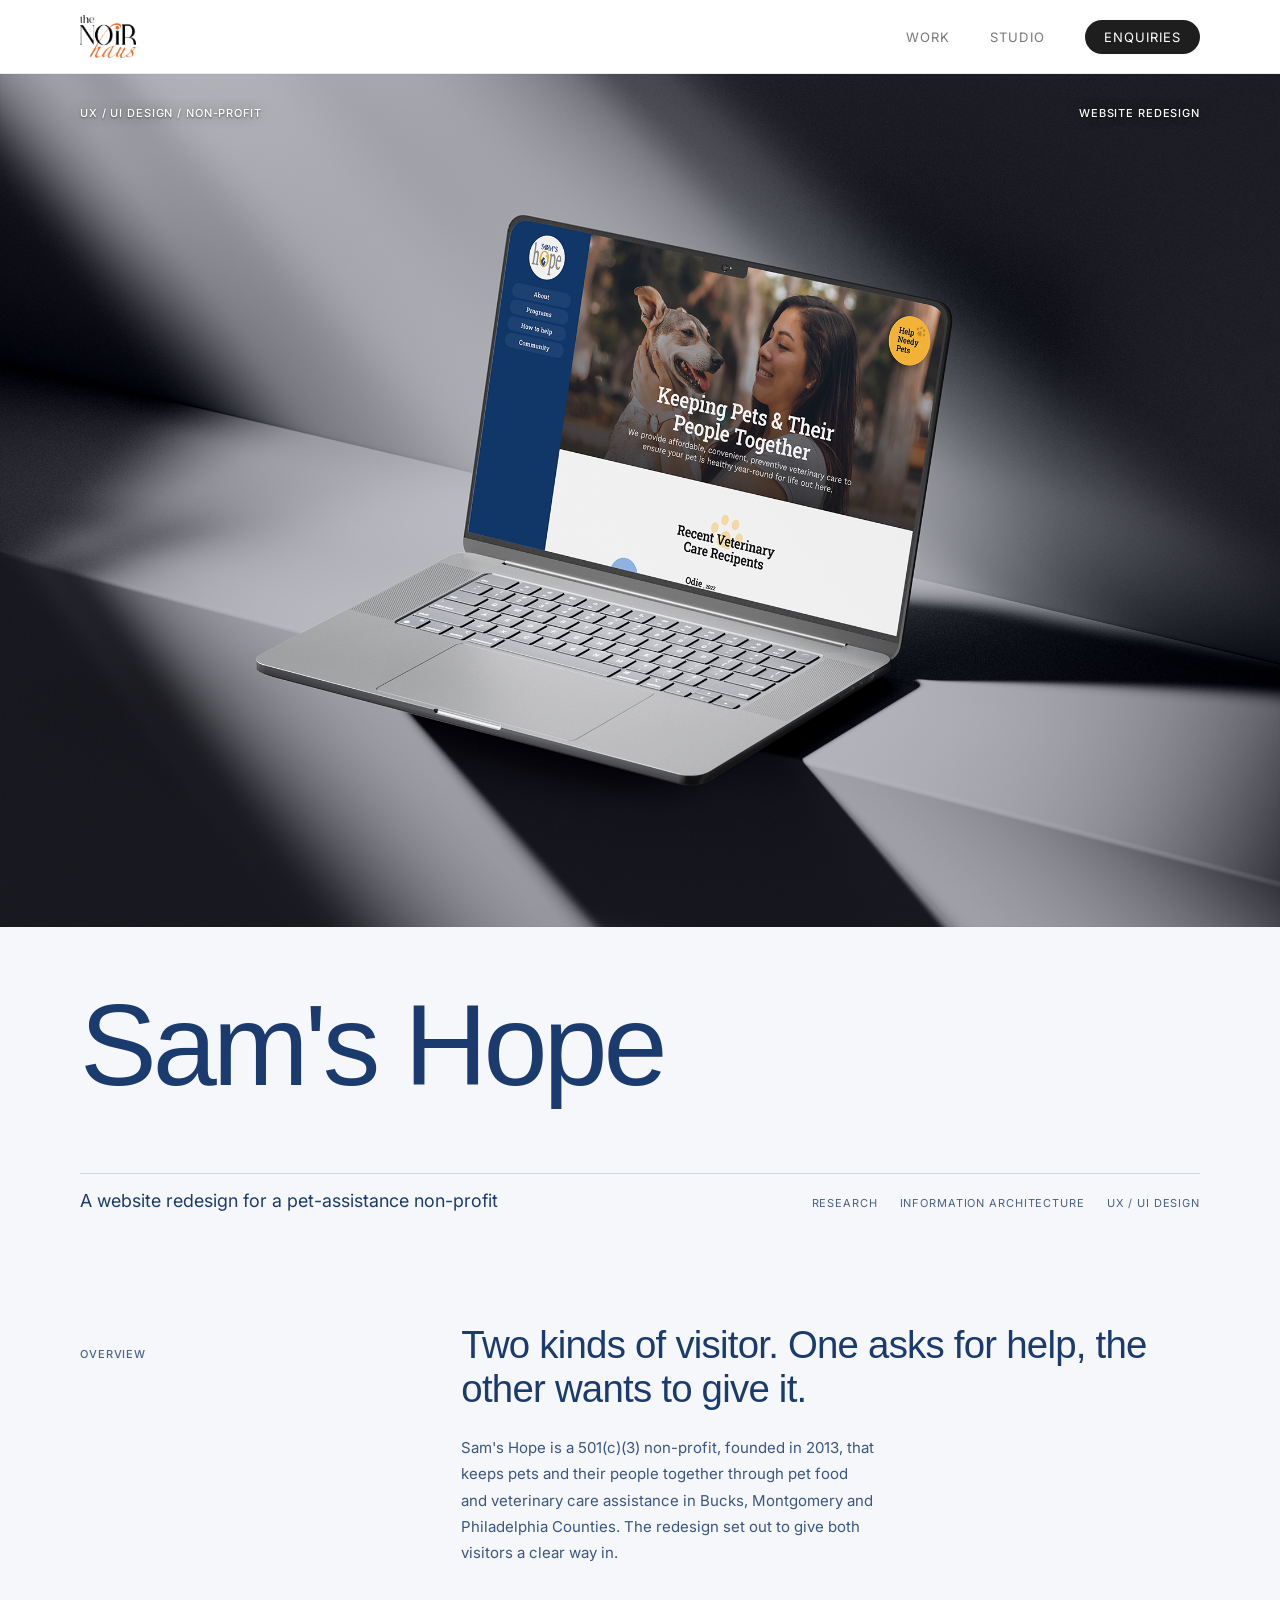
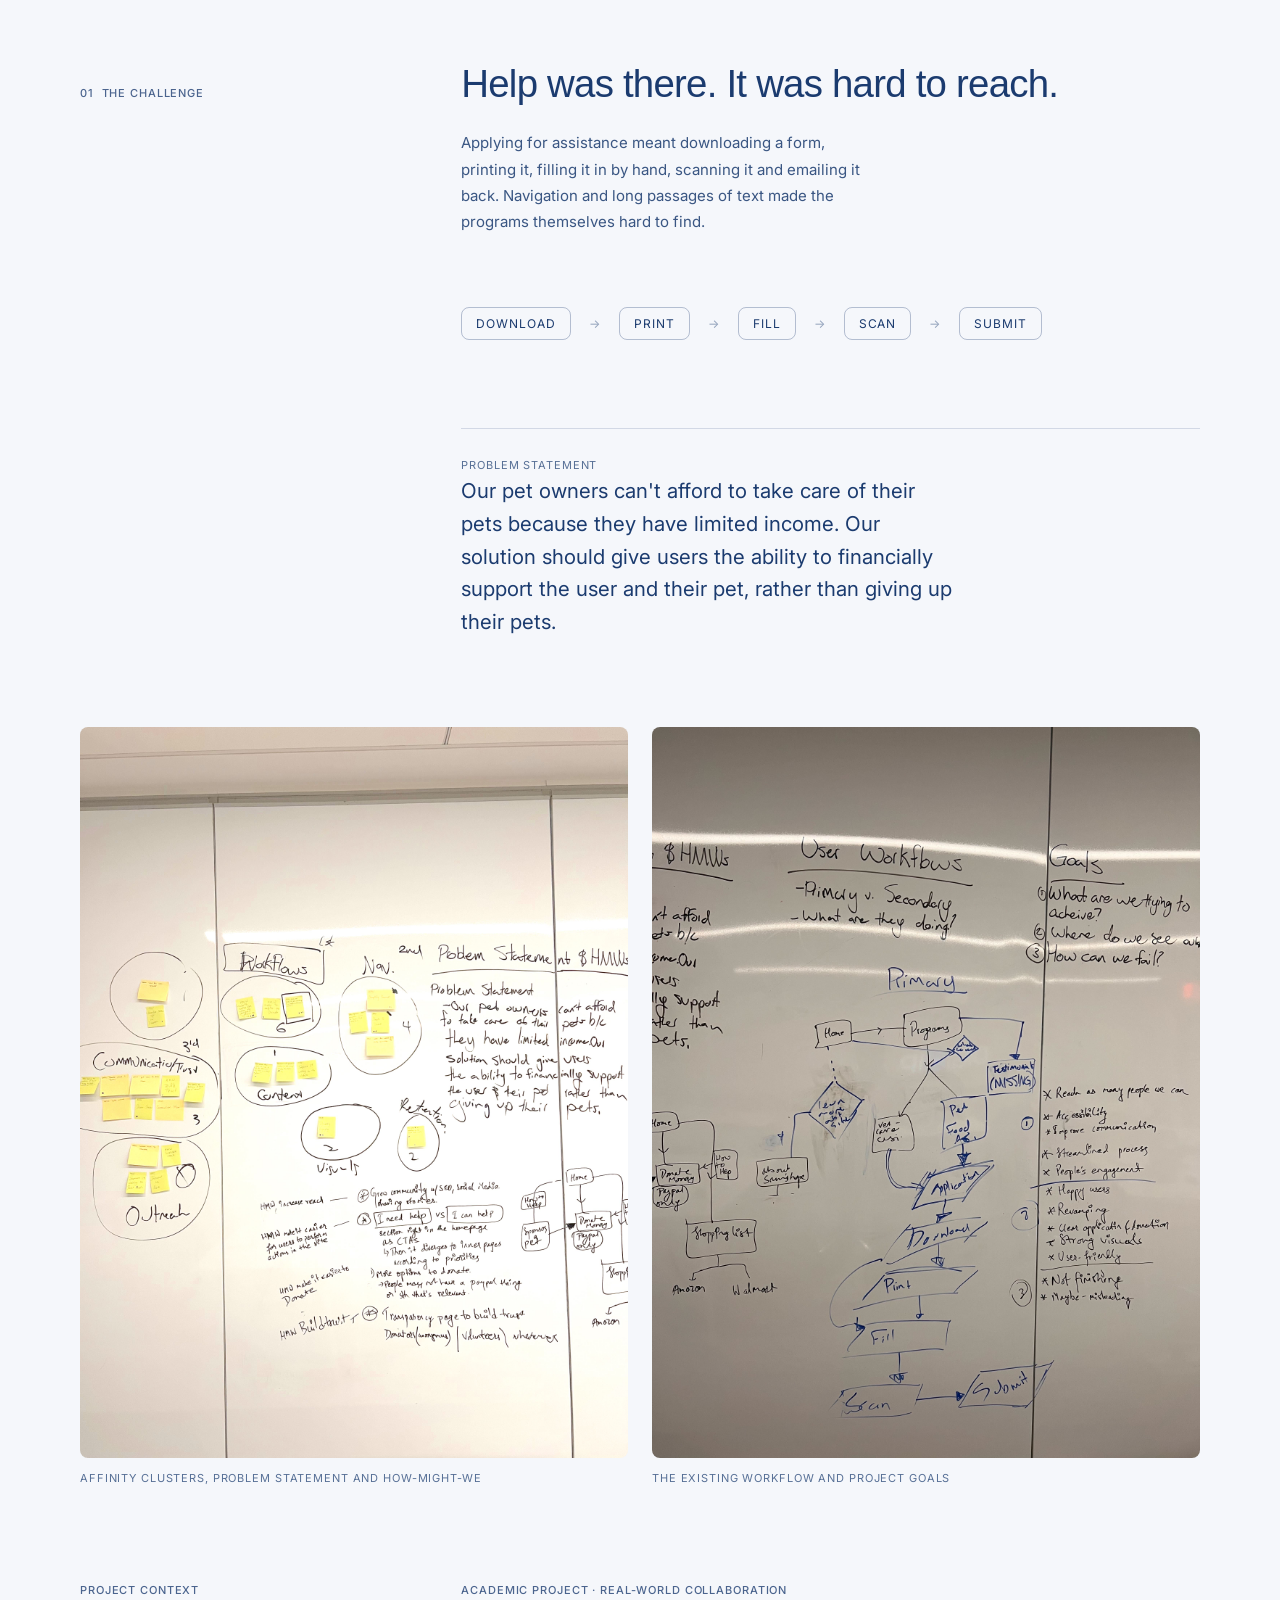
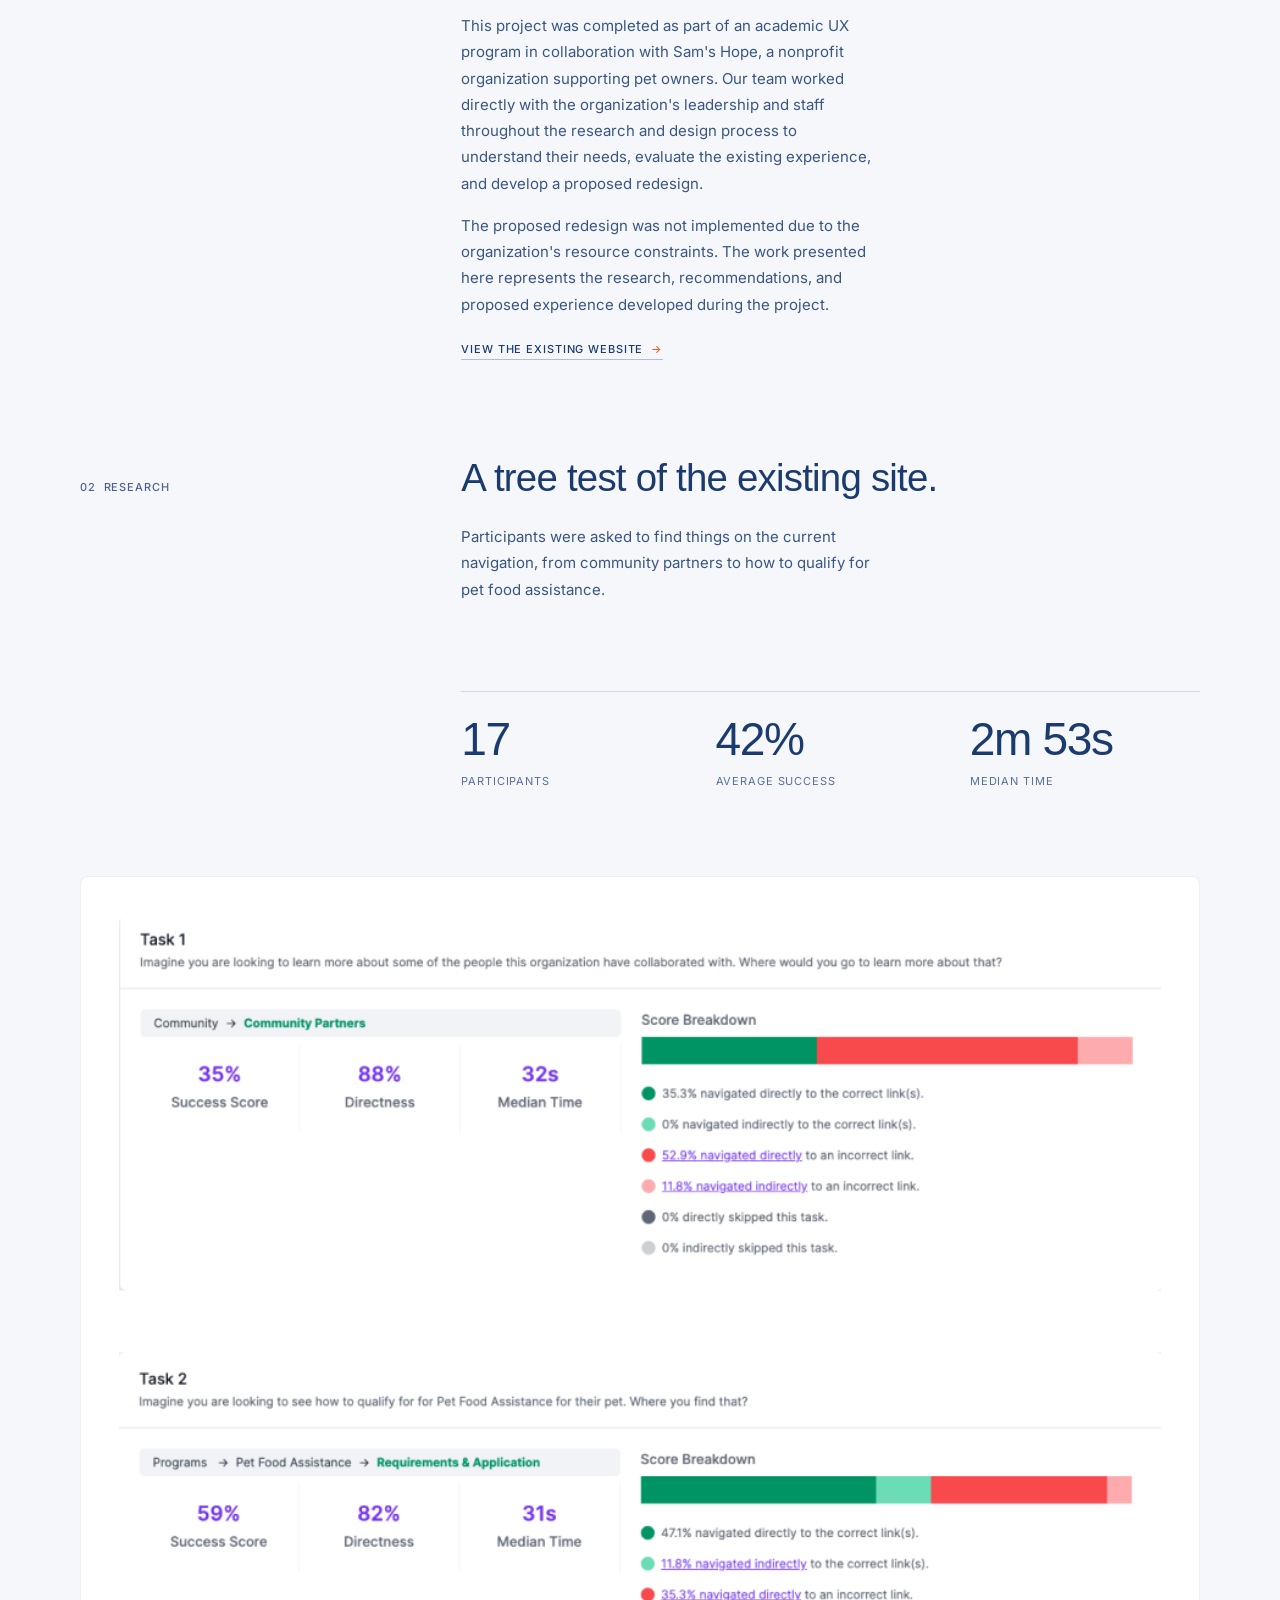
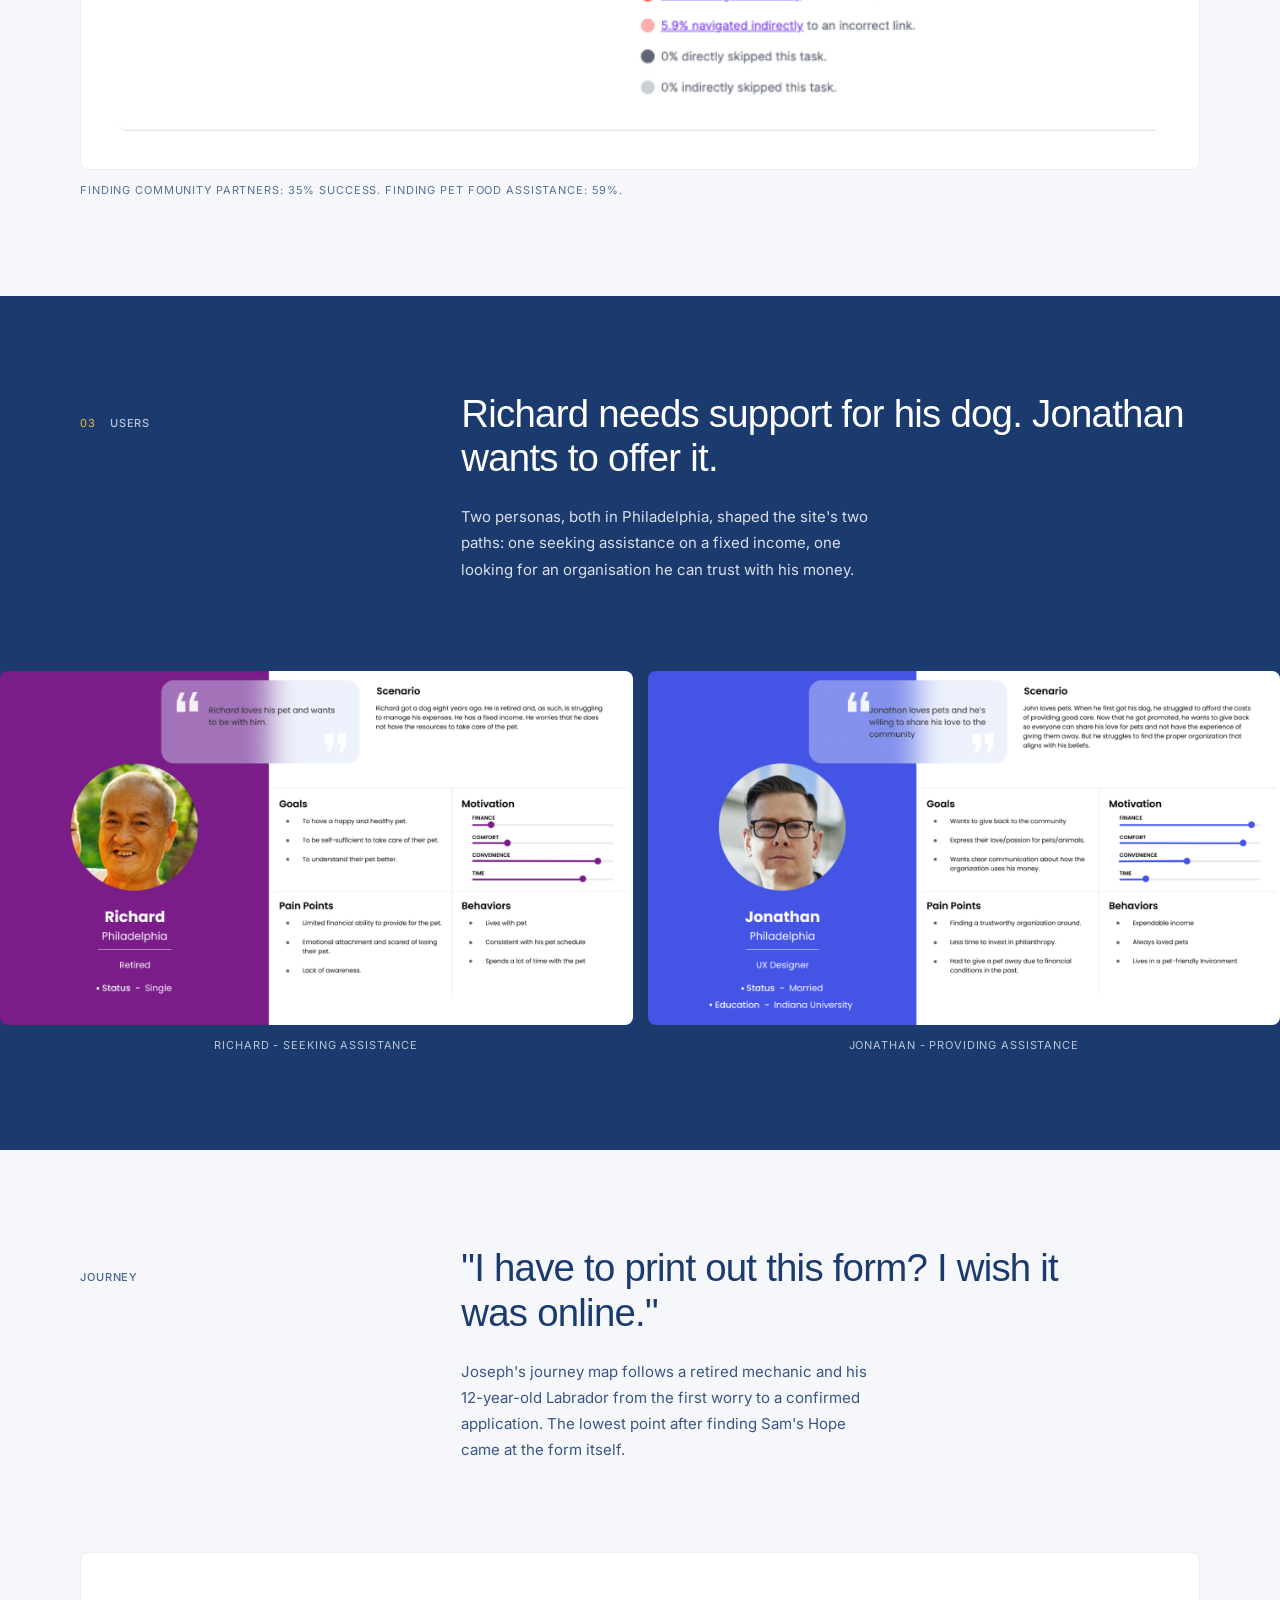
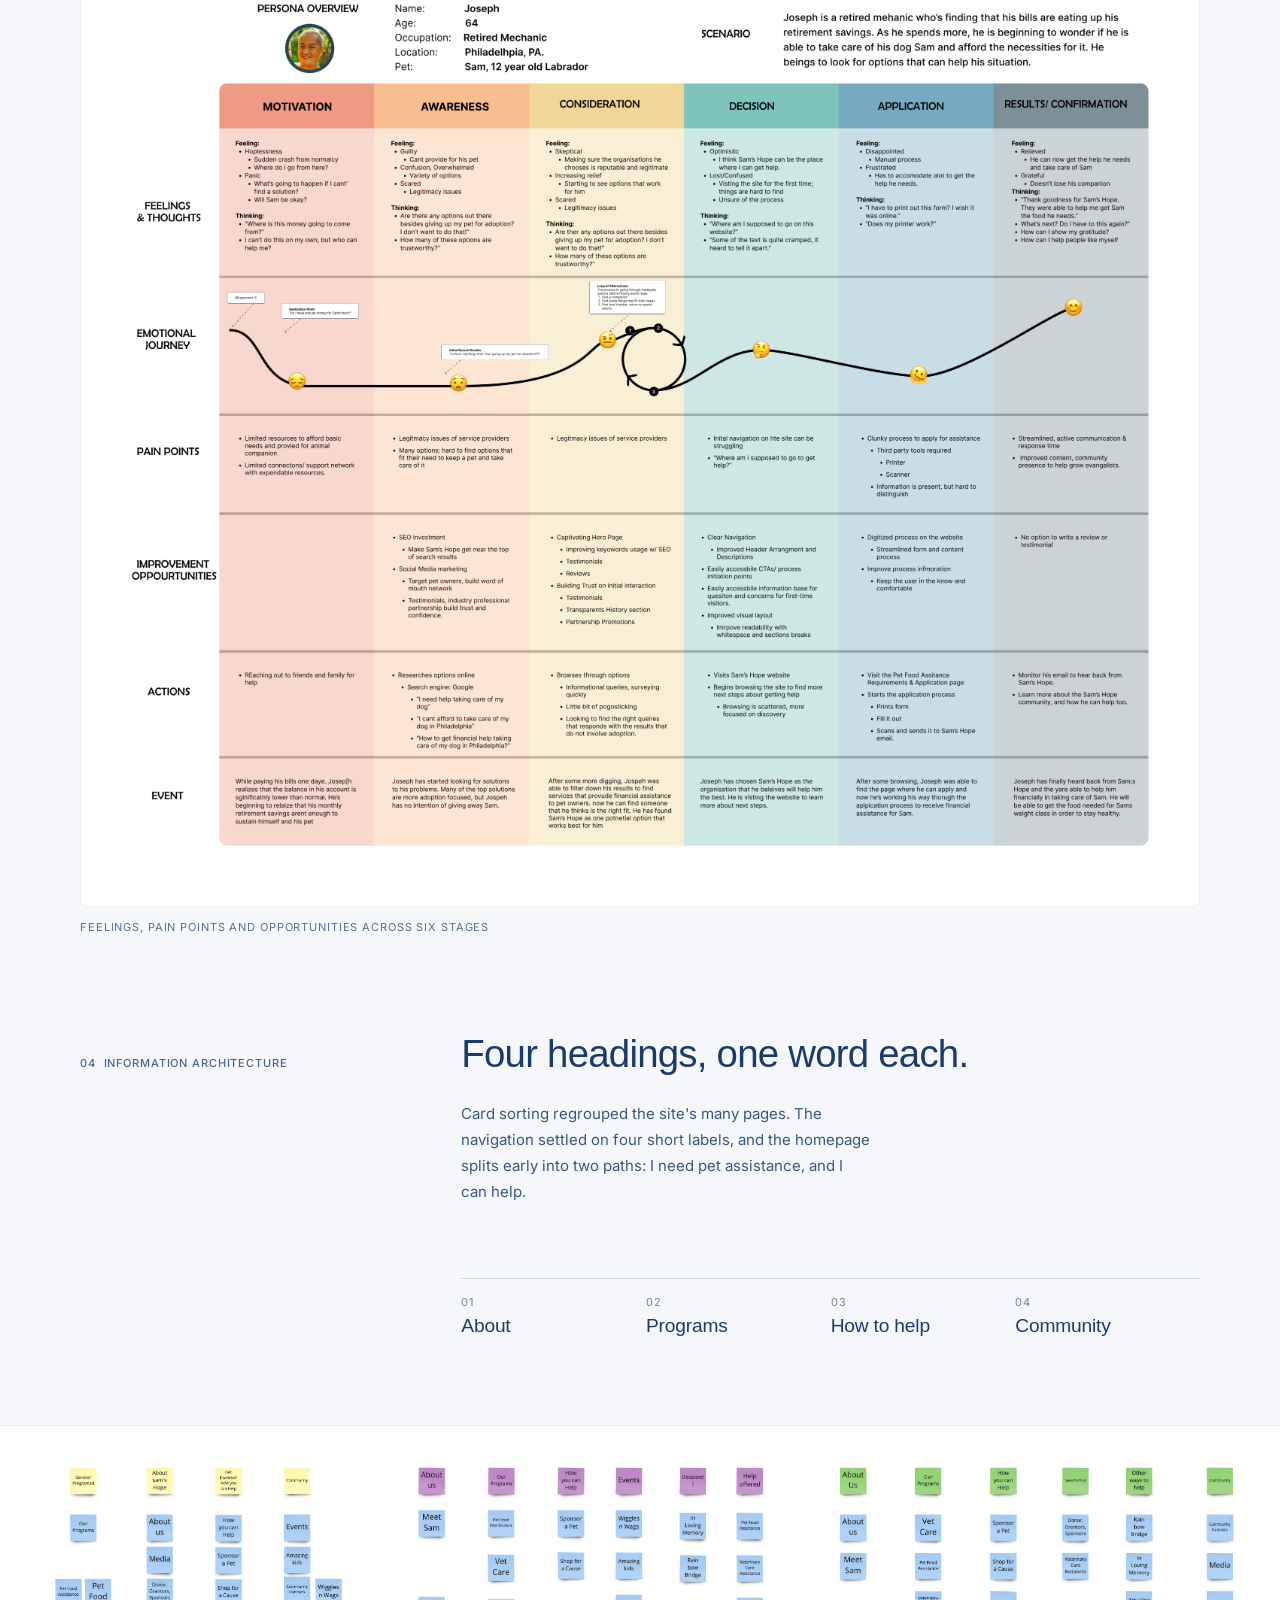
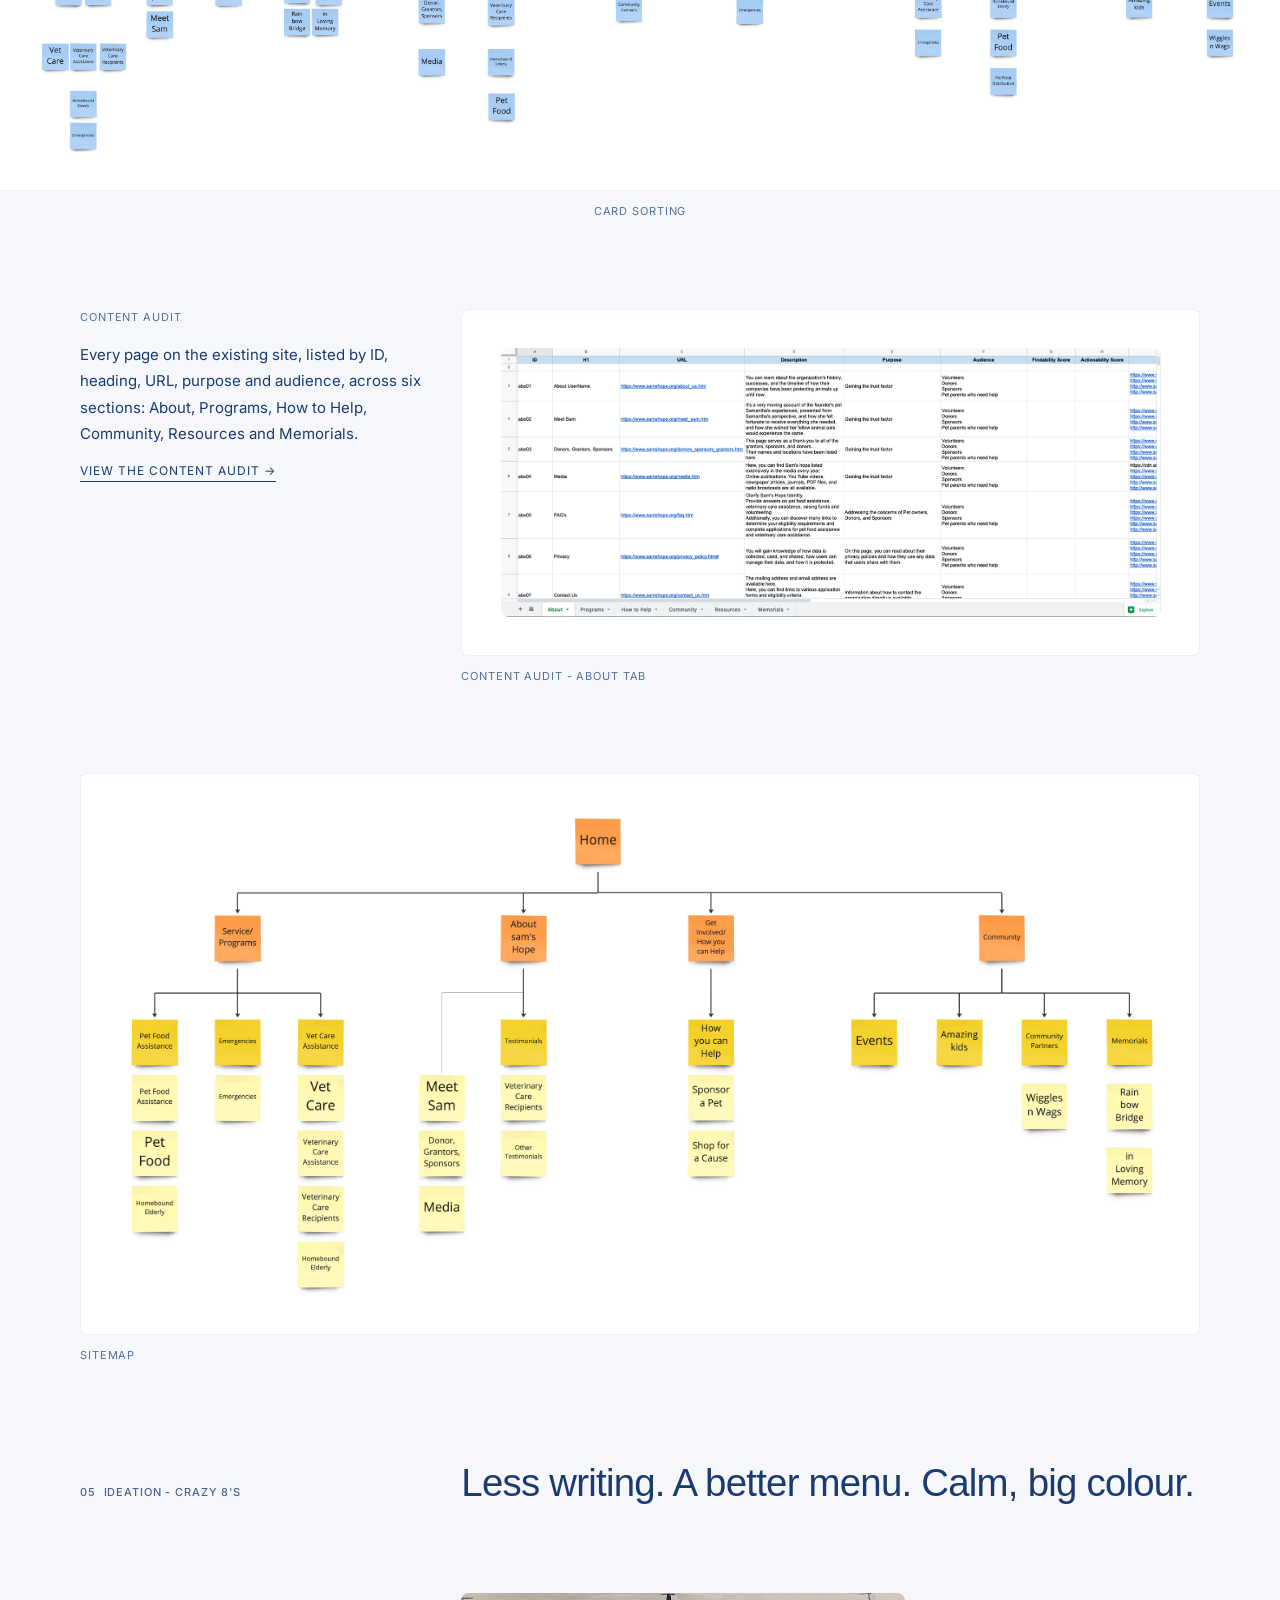
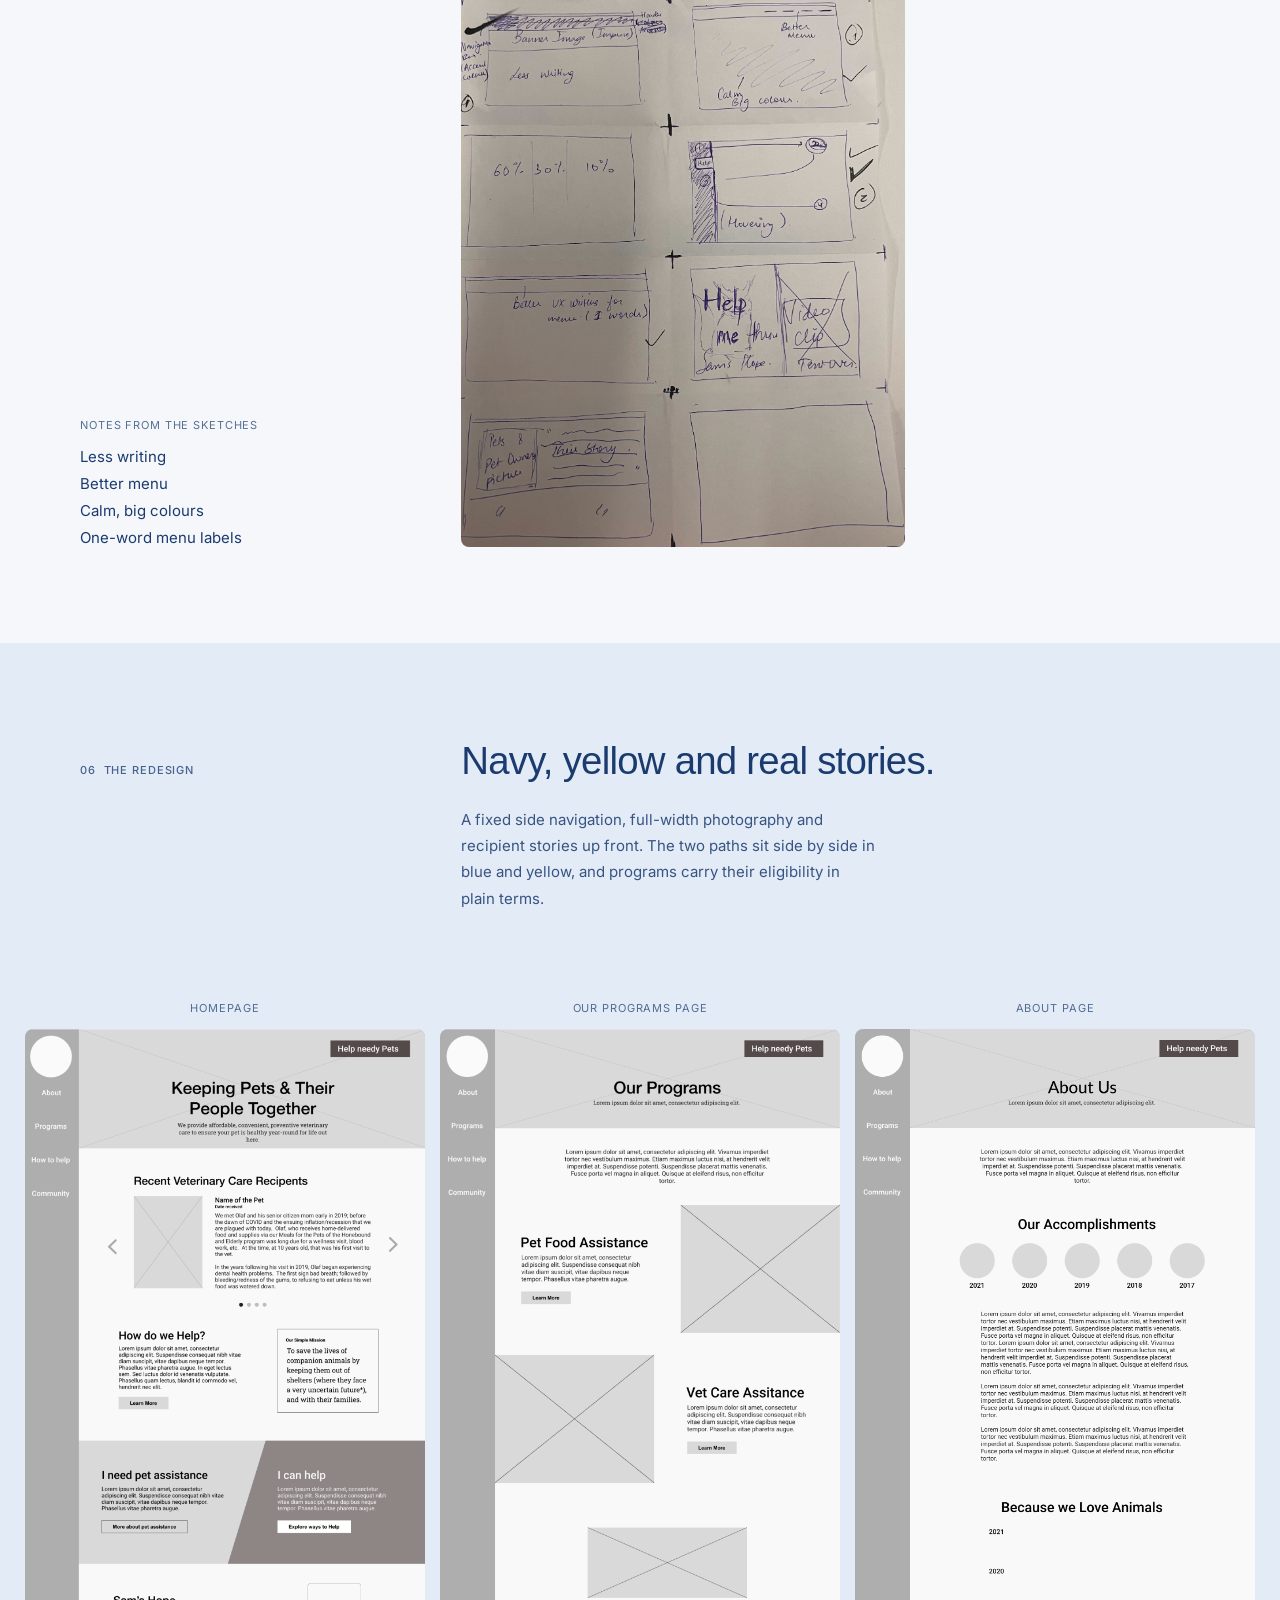
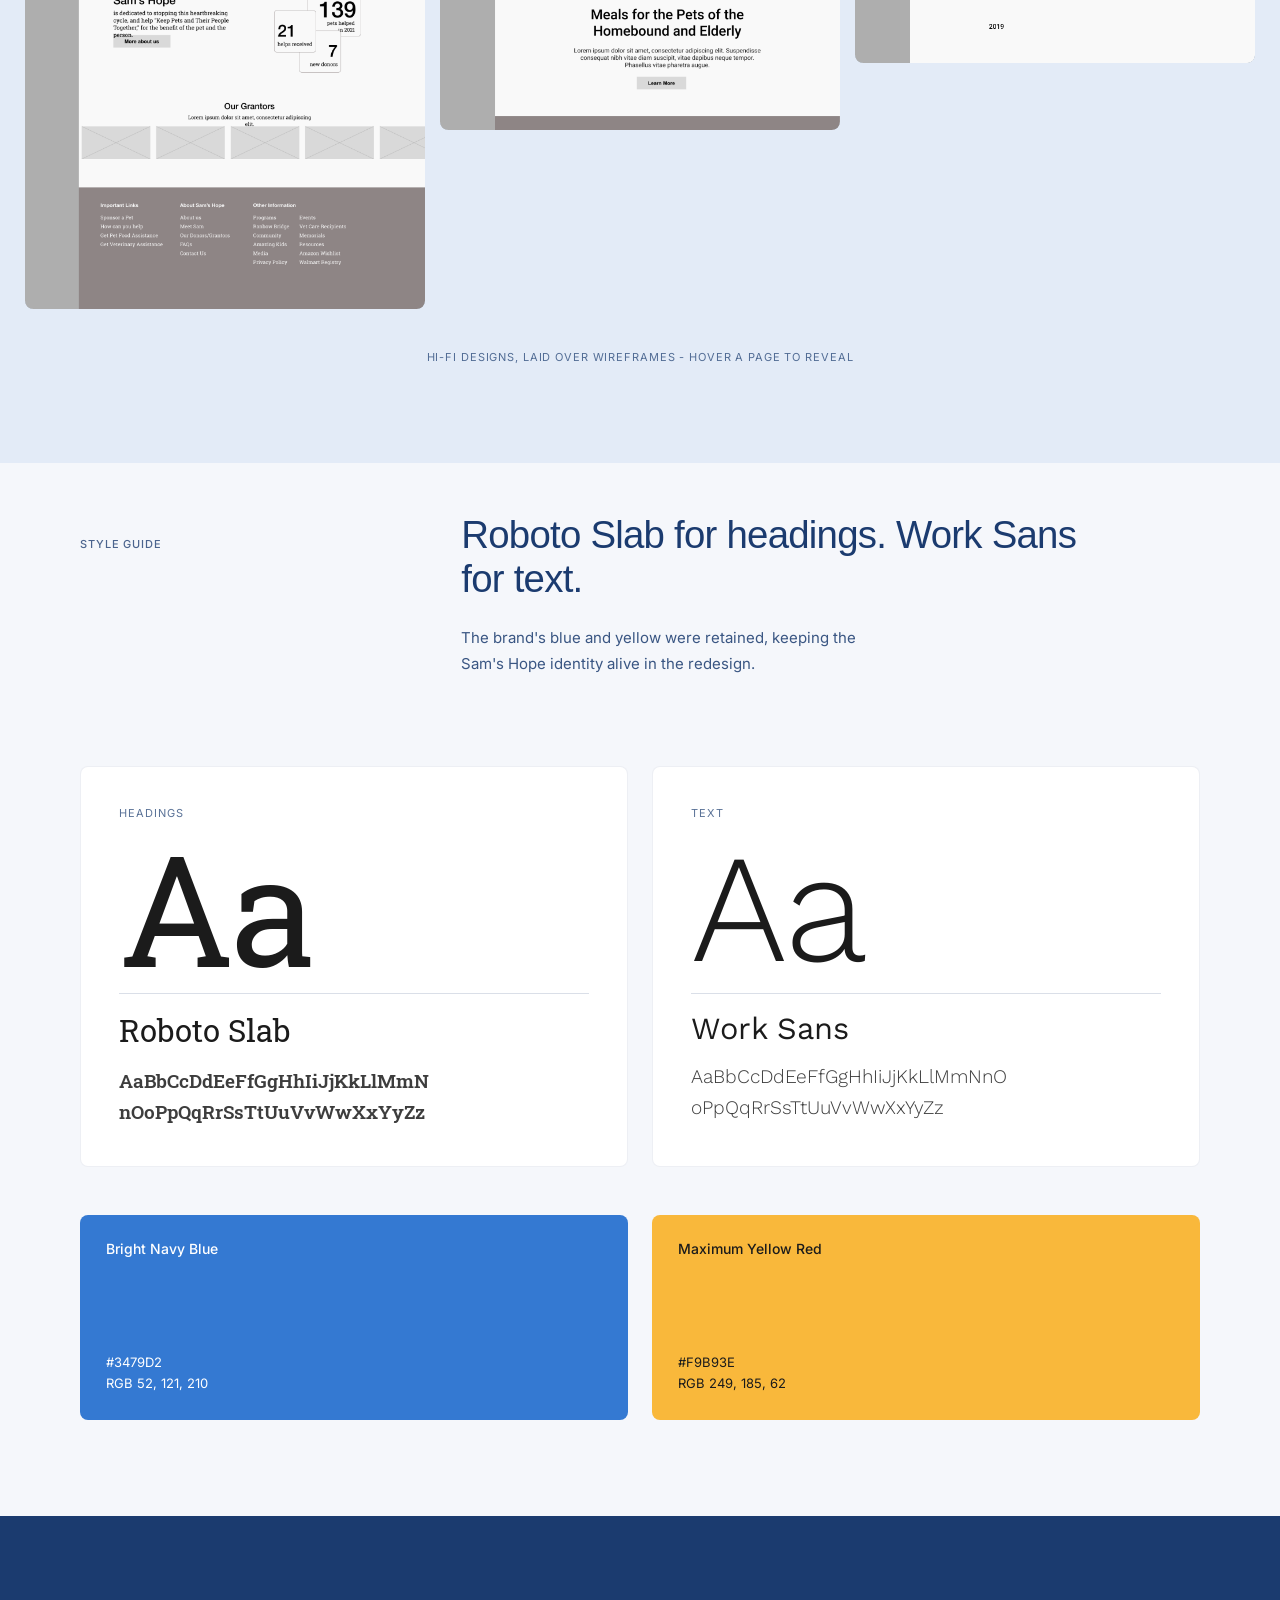
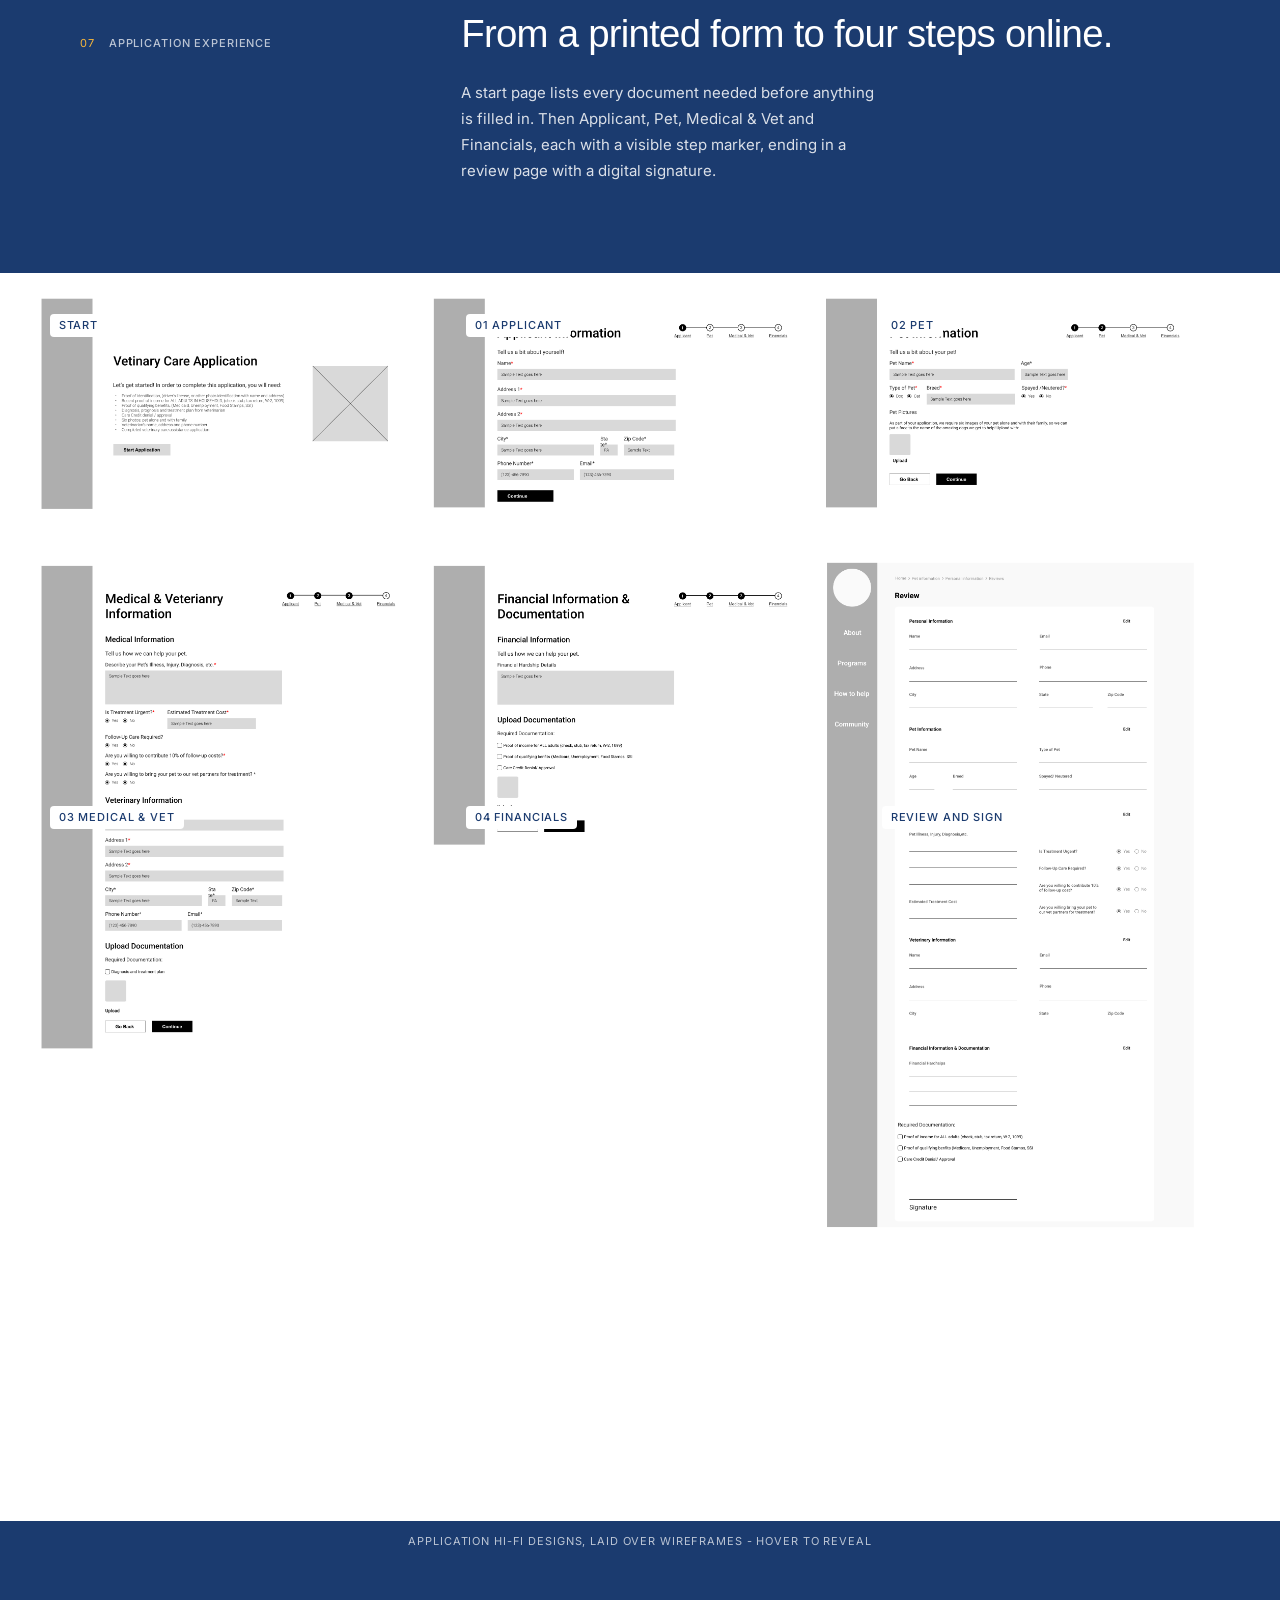
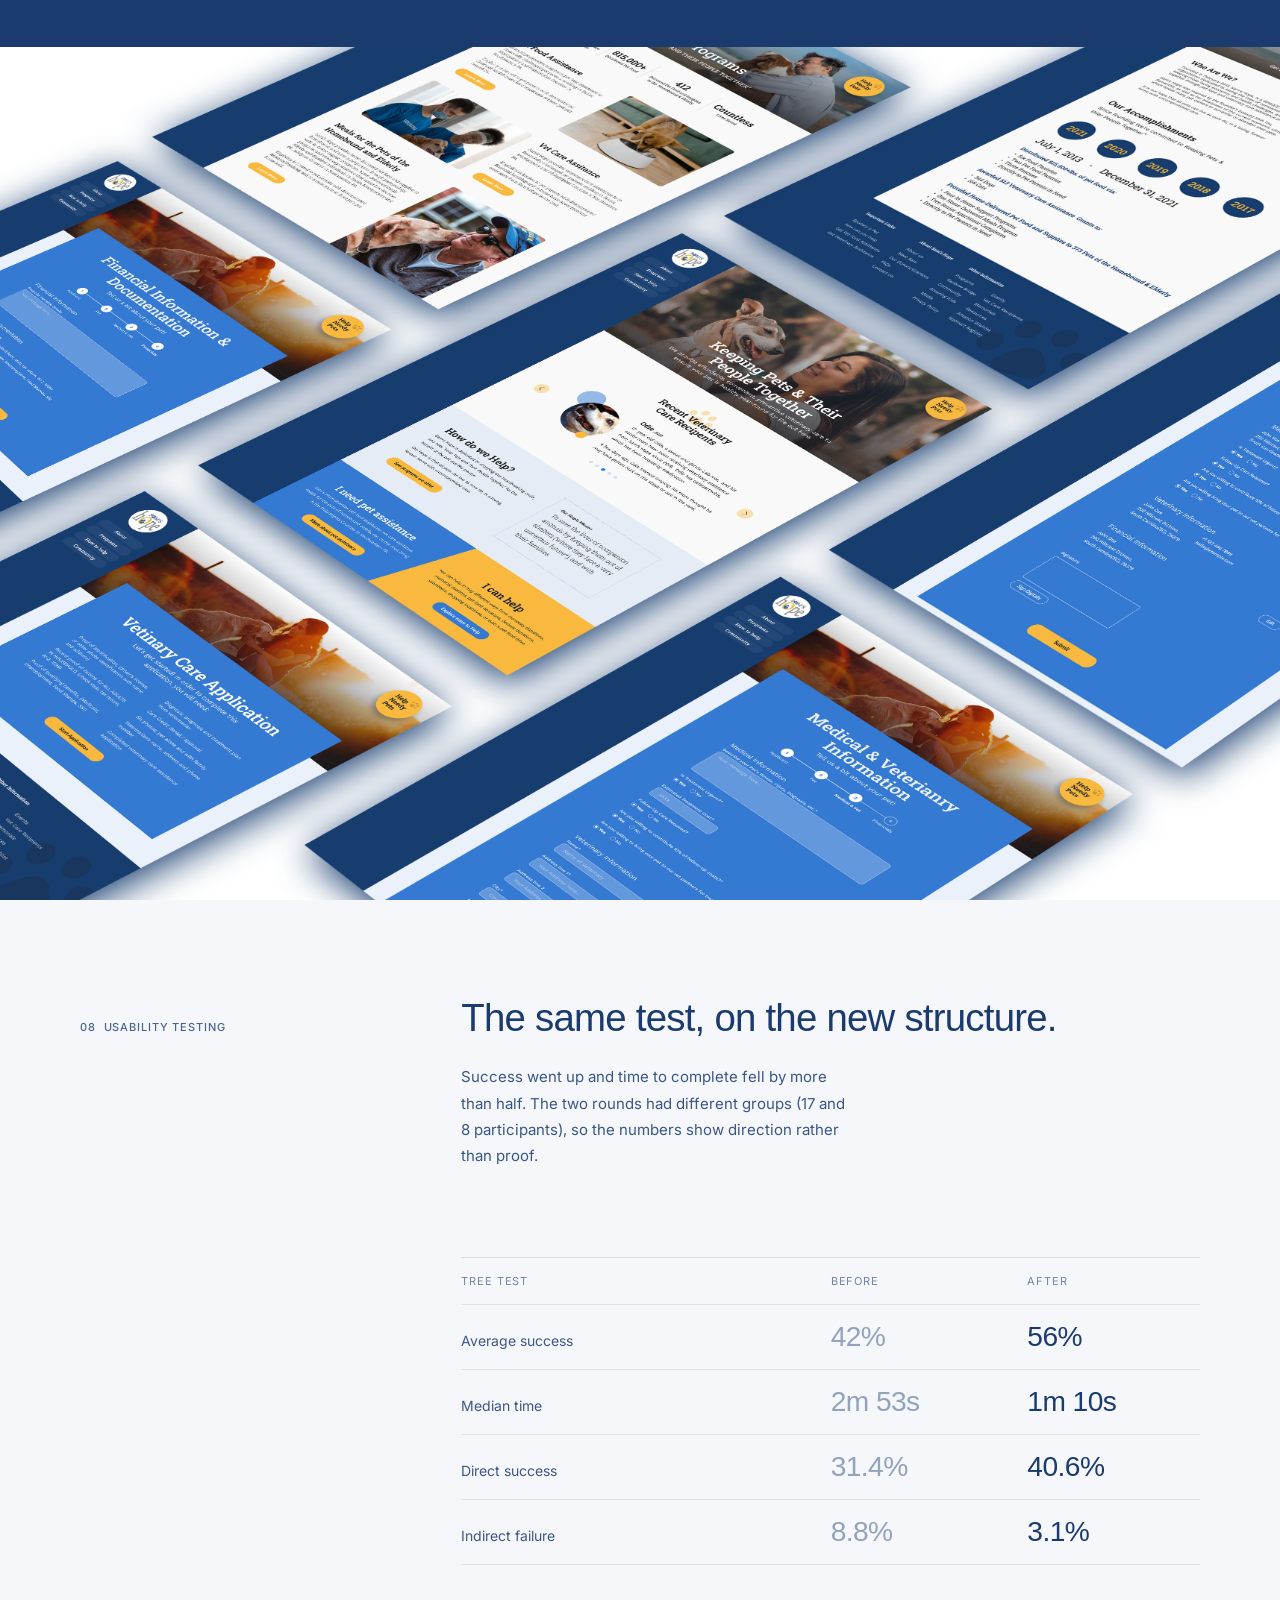
<file: project/Sam's Hope.dc.html>
<!DOCTYPE html>
<html lang="en">
<head>
<meta charset="UTF-8">
<meta name="viewport" content="width=device-width, initial-scale=1">
<title>Sam's Hope - The Noir Haus</title>
<link rel="stylesheet" href="_ds/the-noir-haus-design-system-ba36cd91-7f9a-45d4-92bb-fae37fb37674/tokens/colors.css">
<link rel="stylesheet" href="_ds/the-noir-haus-design-system-ba36cd91-7f9a-45d4-92bb-fae37fb37674/tokens/typography.css">
<link rel="stylesheet" href="_ds/the-noir-haus-design-system-ba36cd91-7f9a-45d4-92bb-fae37fb37674/tokens/spacing.css">
<link rel="stylesheet" href="_ds/the-noir-haus-design-system-ba36cd91-7f9a-45d4-92bb-fae37fb37674/tokens/effects.css">
<link rel="preconnect" href="https://fonts.googleapis.com">
<link rel="stylesheet" href="https://fonts.googleapis.com/css2?family=Roboto+Slab:wght@400;600&family=Work+Sans:wght@300;400&display=swap"><style>@font-face{font-family:"SH Clash";src:url("//cdn.fontshare.com/wf/O462VY6O6FTQCS72XVMTQHXAM4NN5CY3/TWF57ITZORMJ3MEWLQQIVO6BMXIB6FUR/MJQFMMOTEGNXDVM7HBBDTQHTVB2M7Y6G.woff2") format("woff2");font-weight:400;font-display:swap}@font-face{font-family:"SH Clash";src:url("//cdn.fontshare.com/wf/2SAK53YLUN7RMYJU4MYLSBV6SSSJEJZB/RXS4DPGJRKOUFZMF5X5BVUGNNKJT65XZ/DJS4RYGIUYUXJQOHY5VCZPKSTXUSHTSP.woff2") format("woff2");font-weight:500;font-display:swap}.scroll-top .st-ring{position:absolute;inset:-1px;width:calc(100% + 2px);height:calc(100% + 2px);transform:rotate(-90deg);pointer-events:none;overflow:visible}.st-ring circle{fill:none;stroke-width:1.5}.st-t{stroke:rgba(255,255,255,.16)}.st-p{stroke:rgba(255,255,255,.85);stroke-linecap:round;stroke-dasharray:146.08;stroke-dashoffset:146.08;transition:stroke-dashoffset .2s linear}.scroll-top:hover .st-p{stroke:#fff}@media (prefers-reduced-motion:reduce){.st-p{transition:none}}
.ft-divider-b{margin-top:var(--space-7)}.ft-copy{grid-column:1/13;margin-top:var(--space-5)}
@media (max-width:1024px){.ft-divider-b{order:5;margin-top:var(--space-6)}.ft-copy{order:6;margin-top:var(--space-5)}}
</style>
<style>
*{box-sizing:border-box;margin:0;padding:0}
html,body{background:var(--bg-page);color:var(--text-primary);font-family:var(--font-sans)}
body{min-height:100vh;display:flex;flex-direction:column;position:relative;overflow-x:hidden}
a{color:inherit;text-decoration:none}
a:hover{color:var(--accent)}
.grid{display:grid;grid-template-columns:repeat(12,1fr);gap:var(--space-5);max-width:var(--container-max);width:100%;margin:0 auto;padding:0 60px}

header.site{padding:14px 0;border-bottom:1px solid var(--border-subtle);position:sticky;top:0;background:var(--bg-page);z-index:30;transform:translateY(0);transition:transform .5s cubic-bezier(.16,.8,.24,1)}
header.site.nav-hidden{transform:translateY(-100%)}
header.site .grid{align-items:center}
.logo{grid-column:1/5;display:flex;align-items:center}
.logo img{height:57px;width:auto;display:block}
nav.primary{grid-column:9/13;display:flex;align-items:center;justify-content:flex-end;gap:40px}
nav.primary a{position:relative;font-size:13px;font-weight:var(--fw-regular);letter-spacing:var(--ls-wide);text-transform:uppercase;color:var(--text-secondary);transition:color .5s cubic-bezier(.16,.8,.24,1)}
nav.primary a::after{content:"";position:absolute;left:0;right:0;bottom:-6px;width:4px;height:4px;margin:0 auto;border-radius:50%;background:var(--accent);opacity:0;transform:scale(.4);transition:opacity .5s cubic-bezier(.16,.8,.24,1),transform .5s cubic-bezier(.16,.8,.24,1)}
nav.primary a:hover::after,nav.primary a:active::after{opacity:1;transform:scale(1)}
.nav-cta{border:1px solid var(--border-strong);padding:8px 18px;border-radius:240px;background:var(--noir-950);color:#fff!important;transition:background .5s cubic-bezier(.16,.8,.24,1)}
.nav-cta::after{display:none}
.nav-cta:hover,.nav-cta:active{background:var(--accent);border-color:var(--accent);color:#fff!important}
.menu-toggle{display:none;grid-column:12/13;justify-self:end;width:32px;height:22px;position:relative;background:none;border:none;padding:0;cursor:pointer;z-index:21}
.menu-toggle span{position:absolute;left:6px;top:10px;width:20px;height:2px;background:var(--text-primary);transition:transform .35s,opacity .35s,background .35s}
.menu-toggle span::before,.menu-toggle span::after{content:"";position:absolute;left:0;height:2px;background:var(--text-primary);transition:transform .35s,width .35s,left .35s}
.menu-toggle span::before{top:-8px;width:26px;left:-4px}
.menu-toggle span::after{top:8px;width:16px;left:2px}
.menu-toggle.open span{background:transparent}
.menu-toggle.open span::before{top:0;left:-6px;width:24px;transform:rotate(45deg)}
.menu-toggle.open span::after{top:0;left:-6px;width:24px;transform:rotate(-45deg)}
.menu-toggle.open span::before,.menu-toggle.open span::after{background:var(--text-primary)}

.scroll-top{position:fixed;right:24px;bottom:24px;width:48px;height:48px;border-radius:50%;background:var(--noir-950);border:1px solid var(--border-strong);color:#fff;display:flex;align-items:center;justify-content:center;cursor:pointer;z-index:40;opacity:0;visibility:hidden;transform:translateY(8px);transition:opacity .4s,transform .4s,background .4s}
.scroll-top.visible{opacity:1;visibility:visible;transform:translateY(0)}
.scroll-top:hover{background:var(--accent);border-color:var(--accent)}
.scroll-top svg{width:18px;height:18px}
@media (max-width:640px){.scroll-top{right:16px;bottom:16px;width:44px;height:44px}}

main{flex:1}
img{display:block;max-width:100%}

/* next project */
.next-project{padding:var(--space-8) 0 var(--space-9);background:var(--bg-inverse);width:100vw;margin-left:calc(50% - 50vw)}
.next-inner{grid-column:1/13;display:flex;align-items:center;justify-content:space-between;gap:var(--space-6)}
.next-label{font-size:10px;letter-spacing:var(--ls-wide);text-transform:uppercase;color:rgba(255,255,255,.5)}
.next-link{font-family:var(--font-display);font-weight:var(--fw-regular);font-size:clamp(1.8rem,4vw,3rem);letter-spacing:var(--ls-heading);color:var(--text-on-dark);display:inline-flex;align-items:center;gap:14px;transition:color .5s cubic-bezier(.16,.8,.24,1)}
.next-link:hover{color:var(--accent)}
.next-link .arrow{color:var(--accent);transition:transform .5s cubic-bezier(.16,.8,.24,1)}
.next-link:hover .arrow{transform:translateX(10px)}
.next-link{font-size:clamp(1.25rem,2vw,1.75rem)!important;font-weight:var(--fw-regular)}
.next-link.prev:hover .arrow{transform:translateX(-10px)}

.site-footer{background:var(--bg-inverse);width:100vw;margin-left:calc(50% - 50vw);position:relative;z-index:1;padding:var(--space-9) 0 var(--space-7);overflow:hidden}
.site-footer .grid{row-gap:0}
.ft-cta-row{grid-column:1/13;display:flex;justify-content:space-between;align-items:flex-end;gap:var(--space-6)}
.ft-cta-sub{font-family:var(--font-display);font-weight:var(--fw-regular);font-size:clamp(1rem,1.6vw,1.3rem);line-height:1.4;letter-spacing:var(--ls-heading);color:rgba(255,255,255,.55);text-align:right;max-width:32ch}
.ft-cta{display:flex;align-items:baseline;gap:var(--space-3);width:fit-content;font-family:var(--font-display);font-weight:var(--fw-regular);letter-spacing:var(--ls-heading);font-size:clamp(2.6rem,5.6vw,4.8rem);color:var(--text-on-dark);transition:color .5s cubic-bezier(.16,.8,.24,1)}
.ft-cta .arrow{color:var(--accent);transition:transform .5s cubic-bezier(.16,.8,.24,1)}
.ft-cta:hover{color:var(--accent)}
.ft-cta:hover .arrow{transform:translateX(10px)}
.ft-cta:active{opacity:.8}
.ft-divider{grid-column:1/13;border-top:1px solid rgba(255,255,255,.14);margin-top:var(--space-8)}
.ft-brand{grid-column:1/6;margin-top:var(--space-7);display:flex;flex-direction:column;gap:12px}
.ft-brand-name{font-family:var(--font-display);font-weight:var(--fw-regular);font-size:var(--fs-h4);letter-spacing:var(--ls-heading);color:var(--text-on-dark)}
.ft-brand-desc{font-size:13px;line-height:1.6;color:rgba(255,255,255,.55);max-width:38ch}
.ft-copy{font-size:11px;letter-spacing:var(--ls-wide);text-transform:uppercase;color:rgba(255,255,255,.45);margin-top:4px}
.ft-group{grid-column:span 3;margin-top:var(--space-7);display:flex;flex-direction:column;gap:12px}
.ft-explore{grid-column:7/10}
.ft-contact{grid-column:10/13}
.ft-group-label{font-size:10px;letter-spacing:var(--ls-wide);text-transform:uppercase;color:rgba(255,255,255,.45);margin-bottom:2px}
.ft-group a{font-size:13px;color:rgba(255,255,255,.75);transition:color .5s cubic-bezier(.16,.8,.24,1);width:fit-content}
.ft-group a:hover{color:var(--accent)}
.ft-br{display:none}
@media (min-width:1025px){.ft-cta-sub{text-align:left;font-size:45px}.ft-cta{width:488px;height:152px;align-items:center}.ft-brand{gap:20px}.ft-br{display:inline}}

@media (max-width:1024px){
.grid{gap:var(--space-4)}
header.site{padding:var(--space-5) 0}
.logo{grid-column:1/6}
nav.primary{grid-column:6/13;gap:var(--space-5)}
nav.primary a{font-size:12px}
.site-footer{padding:var(--space-8) 0 var(--space-6)}
.ft-cta-row{flex-direction:column;align-items:flex-start;gap:var(--space-4)}
.ft-cta-sub{text-align:left;max-width:60%;box-sizing:border-box;font-size:32px}
.ft-cta{width:fit-content;white-space:nowrap;font-size:clamp(40px,8.8vw,88px)}
.ft-brand{display:contents}
.ft-brand-name{grid-column:1/13;margin-top:var(--space-6);order:1;font-size:clamp(22px,3.4vw,28px)}
.ft-brand-desc{grid-column:1/13;order:2}
.ft-copy{grid-column:1/13;order:5;margin-top:var(--space-6)}
.ft-group-label{font-size:clamp(11px,1.5vw,13px)}
.ft-group a{font-size:clamp(15px,2vw,18px)}
.ft-explore{grid-column:1/7;margin-top:var(--space-6);order:3}
.ft-contact{grid-column:7/13;margin-top:var(--space-6);order:4}
.next-inner{flex-direction:row;align-items:center;gap:var(--space-4)}
}
@media (max-width:640px){
.grid{gap:0;padding:0 var(--space-5)}
header.site{padding:var(--space-5) 0}
.logo{grid-column:1/9}
.logo img{height:35px}
.menu-toggle{display:block}
body.menu-open{overflow:hidden}
body.menu-open header.site,body.menu-open header.site.nav-hidden{transform:none!important}
body.menu-open header.site{z-index:25}
nav.primary{position:fixed;top:0;left:0;right:0;height:66.67vh;z-index:20;background:#fff;display:flex;flex-direction:column;justify-content:center;align-items:flex-start;gap:0;padding:32px;visibility:hidden;opacity:0;transform:translateY(-12px);box-shadow:0 40px 80px -20px rgba(30,30,30,.35);transition:opacity .5s cubic-bezier(.16,.8,.24,1),transform .5s cubic-bezier(.16,.8,.24,1),visibility 0s linear .5s}
nav.primary.open{visibility:visible;opacity:1;transform:translateY(0);transition:opacity .5s cubic-bezier(.16,.8,.24,1),transform .5s cubic-bezier(.16,.8,.24,1)}
nav.primary a{color:var(--text-primary);font-size:32px;text-transform:none;letter-spacing:0;font-family:var(--font-display);padding:14px 0;width:100%;border-bottom:1px solid var(--border-subtle);opacity:0;transform:translateY(16px);transition:opacity .5s cubic-bezier(.16,.8,.24,1),transform .5s cubic-bezier(.16,.8,.24,1)}
nav.primary.open a{opacity:1;transform:translateY(0)}
nav.primary.open a:nth-child(1){transition-delay:.08s}
nav.primary.open a:nth-child(2){transition-delay:.15s}
nav.primary.open a:nth-child(3){transition-delay:.22s}
.nav-cta{margin-top:24px;background:none;border:1px solid var(--border-strong);border-radius:240px;padding:12px 28px;width:auto;text-align:center;font-size:14px!important;color:var(--text-primary)!important}
.nav-cta:hover,.nav-cta:active{background:var(--accent);border-color:var(--accent)}
nav.primary a:not(.nav-cta)::after{left:auto;right:0;bottom:auto;top:50%;transform:translateY(-50%) scale(.4);margin:0}
nav.primary a:not(.nav-cta):hover::after,nav.primary a:not(.nav-cta):active::after{opacity:1;transform:translateY(-50%) scale(1)}
.next-project{padding:var(--space-6) 0 var(--space-7)}
.next-link{font-size:clamp(1.6rem,7vw,2.2rem)}
.site-footer{padding:var(--space-7) 0 var(--space-6)}
.ft-cta-sub{font-size:20px;max-width:none}
.ft-divider{margin-top:var(--space-6)}
.ft-brand{margin-top:var(--space-6);gap:10px}
.ft-brand-name{font-size:clamp(20px,5vw,24px)}
.ft-brand-desc{font-size:clamp(13px,3.4vw,14px)}
.ft-copy{padding-bottom:45px;font-size:11px;margin-top:var(--space-5)}
.ft-group-label{font-size:11px}
.ft-group a{font-size:clamp(14px,3.6vw,16px)}
.ft-explore,.ft-contact{grid-column:1/13;margin-top:var(--space-5)}
}



:root{--sh:#1B3B6F;--sh-deep:#142E58;--sh-y:#F9B83B;--sh-bg:#F5F7FB;--slab:"SH Clash",var(--font-display);--bleed-l:calc(max(0px,(100vw - var(--container-max))/2) + 60px)}
main{overflow-x:clip;background:var(--sh-bg);color:var(--sh)}
.k{display:flex;gap:14px;align-items:baseline;font-weight:500;font-size:11px;letter-spacing:var(--ls-wide);text-transform:uppercase}
.full{position:relative;width:100%;overflow:hidden}.full>img{width:100%;height:100%;object-fit:cover}
.sh-h{font-family:var(--slab);font-weight:400;font-size:clamp(1.8rem,3vw,2.7rem);line-height:1.15;letter-spacing:-.02em;text-wrap:pretty}
.sh-p{font-size:15px;font-weight:400;line-height:1.75;max-width:46ch;text-wrap:pretty}
.sec{padding:var(--space-9) 0}
.hd{grid-column:1/13;display:grid;grid-template-columns:subgrid;align-items:baseline}
.hd .k{grid-column:1/4;color:rgba(27,59,111,.78)}
.hd .sh-h{grid-column:5/13}
.hd .sh-p{grid-column:5/11;margin-top:var(--space-5);color:rgba(27,59,111,.86)}
.dark{background:var(--sh);color:#fff}
.dark .hd .k,.dark .cp{color:rgba(255,255,255,.7)}.dark .hd .sh-p{color:rgba(255,255,255,.84)}
.dark .k .n{color:var(--sh-y)}.k .n{font-weight:400}
.cp{font-size:11px;letter-spacing:var(--ls-wide);text-transform:uppercase;color:rgba(27,59,111,.72);margin-top:var(--space-3);line-height:1.6}
.cp.nt{text-transform:none;letter-spacing:0;font-size:14px;font-weight:400;max-width:60ch}
.blk{grid-column:1/13;margin-top:var(--space-8);min-width:0}
.blk img{width:100%;height:auto}
.panel{background:#fff;padding:clamp(16px,3vw,48px);border:1px solid rgba(27,59,111,.08)}
.bleed{margin-left:calc(-1*var(--bleed-l));margin-right:calc(-1*var(--bleed-l))}
.bleed .cp{padding:0 var(--bleed-l);text-align:center}
.eq{display:flex;gap:var(--space-5);align-items:flex-start}.eq>figure{min-width:0}
.eq img{width:100%;height:auto;border-radius:var(--radius-lg)}.pe{gap:15px}.pe .cp{padding:0 var(--bleed-l)}
.pl{position:relative;height:1.4em;font-size:11px;letter-spacing:var(--ls-wide);text-transform:uppercase;color:rgba(27,59,111,.8);font-weight:500;grid-column:1/13;margin-left:calc(-1*var(--bleed-l));margin-right:calc(-1*var(--bleed-l))}.pl span{position:absolute;top:0;white-space:nowrap}
@property --r{syntax:"<length>";inherits:false;initial-value:0px}
.xr{position:relative;width:100%;overflow:hidden;background:#fff;cursor:crosshair;--r:0px;--x:50%;--y:50%;transition:--r .45s cubic-bezier(.4,0,.2,1);touch-action:pan-y}.xr.on{--r:clamp(110px,13vw,190px)}.xr.rd{border-radius:var(--radius-lg)}.xr img{position:absolute;left:0;top:0;width:100%;display:block}.xr .xf{height:100%;object-fit:cover}.xr .xw{height:auto;background:#fff;-webkit-mask-image:radial-gradient(circle var(--r) at var(--x) var(--y),transparent calc(var(--r) - 1px),#000 var(--r));mask-image:radial-gradient(circle var(--r) at var(--x) var(--y),transparent calc(var(--r) - 1px),#000 var(--r))}.xr.rd .xw{height:100%;object-fit:contain;object-position:top center}
.zm{overflow:hidden;cursor:zoom-in}.zm img{transition:transform .25s cubic-bezier(.4,0,.2,1);will-change:transform}@media (hover:none){.zm{cursor:auto}}
.hero{aspect-ratio:3/2;max-height:100vh;background:#1e1e1e}.hero>img{object-position:50% 55%}
.hero-k{position:absolute;left:0;right:0;top:0;padding-top:var(--space-6);z-index:2;color:#fff;text-shadow:0 1px 2px rgba(0,0,0,.45),0 0 14px rgba(0,0,0,.35)}
.hero-k .k{grid-column:1/13;justify-content:space-between}
.op{padding:var(--space-8) 0 var(--space-7)}
.op h1{grid-column:1/13;font-family:var(--slab);font-weight:400;font-size:clamp(3.4rem,9vw,8rem);line-height:.95;letter-spacing:-.035em;color:var(--sh);margin-bottom:var(--space-7)}
.op-row{grid-column:1/13;display:flex;justify-content:space-between;align-items:baseline;gap:var(--space-5);padding-top:var(--space-4);border-top:1px solid rgba(27,59,111,.16)}
.op-row .sub{font-family:var(--font-sans);font-weight:400;font-size:clamp(1rem,1.4vw,1.2rem);letter-spacing:0}
.op-row ul{list-style:none;display:flex;flex-wrap:wrap;justify-content:flex-end;gap:6px 22px;font-size:11px;letter-spacing:var(--ls-wide);text-transform:uppercase;color:rgba(27,59,111,.8)}
.ov{padding-top:var(--space-8)}
.q{grid-column:5/13;margin-top:var(--space-8);padding-top:var(--space-5);border-top:1px solid rgba(27,59,111,.16)}
.q p{font-family:var(--font-sans);font-weight:400;font-size:clamp(1.1rem,1.6vw,1.35rem);line-height:1.6;max-width:38ch;text-wrap:pretty}
.flow{grid-column:5/13;margin-top:var(--space-7);display:flex;flex-wrap:wrap;align-items:center;gap:10px 18px;font-size:12px;letter-spacing:var(--ls-wide);text-transform:uppercase}
.flow span.s{padding:8px 14px;border:1px solid rgba(27,59,111,.3);border-radius:var(--radius-lg)}
.flow span.a{color:rgba(27,59,111,.45)}
.flow-l{grid-column:5/13;margin-top:var(--space-8)}
.pair{grid-column:1/13;margin-top:var(--space-8);display:grid;grid-template-columns:1fr 1fr;gap:var(--space-5)}
.pair figure{min-width:0}.pair img{width:100%;height:auto}
.ph img{aspect-ratio:3/4;object-fit:cover}
.stats{grid-column:5/13;margin-top:var(--space-8);display:grid;grid-template-columns:repeat(3,minmax(0,1fr));gap:var(--space-5);border-top:1px solid rgba(27,59,111,.16);padding-top:var(--space-5)}
.stats b{display:block;font-family:var(--slab);font-weight:400;font-size:clamp(2rem,3.6vw,3.2rem);line-height:1;letter-spacing:-.03em}
.stats span{display:block;margin-top:var(--space-3);font-size:11px;letter-spacing:var(--ls-wide);text-transform:uppercase;color:rgba(27,59,111,.72)}
.nav4{grid-column:5/13;margin-top:var(--space-7);display:grid;grid-template-columns:repeat(4,minmax(0,1fr));border-top:1px solid rgba(27,59,111,.16)}
.nav4 li{list-style:none;padding:var(--space-4) var(--space-3) 0 0;font-family:var(--slab);font-weight:400;font-size:clamp(1rem,1.5vw,1.3rem);letter-spacing:-.01em}
.nav4 li small{display:block;font-family:var(--font-sans);font-size:11px;letter-spacing:var(--ls-wide);color:rgba(27,59,111,.6);margin-bottom:6px}
.sk{grid-column:1/13;margin-top:var(--space-8);display:grid;grid-template-columns:subgrid;align-items:end}
.sk-c{grid-column:1/4;display:flex;flex-direction:column;gap:var(--space-3)}
.sk-c ul{list-style:none;display:flex;flex-direction:column;gap:8px;font-family:var(--font-sans);font-weight:400;font-size:15px}
.sk-i{grid-column:5/13}.sk-i img{width:60%;height:auto}
.scr3{grid-column:1/13;margin-top:var(--space-6);display:grid;grid-template-columns:repeat(3,minmax(0,1fr));gap:var(--space-5)}
.scr4{grid-column:1/13;margin-top:var(--space-8);display:grid;grid-template-columns:repeat(3,minmax(0,1fr));gap:var(--space-5)}
.scr3 figure,.scr4 figure{min-width:0}
.scr{position:relative;aspect-ratio:3/4;overflow:hidden;background:#fff;container-type:size}
.scr img{display:block;width:100%;height:auto;transition:transform 5s cubic-bezier(.4,0,.2,1)}
@media (hover:hover){.scr:hover img{transform:translateY(calc(-100% + 100cqh))}}
@media (hover:none){.scr{overflow-y:auto;-webkit-overflow-scrolling:touch}}
.sg{grid-column:5/13;margin-top:var(--space-8);display:grid;grid-template-columns:1fr 1fr;gap:var(--space-5);border-top:1px solid rgba(27,59,111,.16);padding-top:var(--space-5)}
.sg .t1{font-family:'Roboto Slab',serif;font-size:clamp(1.6rem,2.6vw,2.4rem);font-weight:400}
.sg .t2{font-family:'Work Sans',sans-serif;font-size:clamp(1.6rem,2.6vw,2.4rem);font-weight:400}
.sg .sw{display:flex;gap:10px;margin-top:var(--space-4)}.sg .sw i{width:44px;height:44px;display:block}
.iso{aspect-ratio:3430/2287;max-height:110vh;background:#fff}
.cmp{grid-column:5/13;margin-top:var(--space-8);border-top:1px solid rgba(27,59,111,.16)}
.cmp-r{display:grid;grid-template-columns:2fr 1fr 1fr;gap:var(--space-5);padding:var(--space-4) 0;border-bottom:1px solid rgba(27,59,111,.1);align-items:baseline}
.cmp-r.h{font-size:11px;letter-spacing:var(--ls-wide);text-transform:uppercase;color:rgba(27,59,111,.6)}
.cmp-r span:first-child{font-size:14px;color:rgba(27,59,111,.85)}
.cmp-r.h span:first-child{font-size:11px;color:rgba(27,59,111,.6)}
.cmp-r b{font-family:var(--slab);font-weight:400;font-size:clamp(1.3rem,2.2vw,2rem);letter-spacing:-.02em}
.cmp-r b.o{color:rgba(27,59,111,.45)}
.cz{padding:var(--space-9) 0 var(--space-8)}
.cz .k{grid-column:1/4;color:rgba(27,59,111,.78)}
.cz-p{grid-column:5/13;font-family:var(--slab);font-weight:400;font-size:clamp(1.6rem,2.6vw,2.4rem);line-height:1.25;letter-spacing:-.02em;color:var(--sh);text-wrap:pretty}
.cz-meta{grid-column:1/13;margin-top:var(--space-8);padding-top:var(--space-5);border-top:1px solid rgba(27,59,111,.16);display:flex;gap:24px;font-size:11px;letter-spacing:var(--ls-wide);text-transform:uppercase;color:rgba(27,59,111,.72)}
.cz-meta strong{color:var(--sh);font-weight:var(--fw-regular)}
@media (max-width:1024px){
.hd .k,.hd .sh-h,.hd .sh-p,.q,.flow,.flow-l,.stats,.nav4,.sg,.cmp,.cz-p,.cz .k{grid-column:1/13}
.hd .sh-h{margin-top:var(--space-4)}.cz-p{margin-top:var(--space-5)}
.sk-c{grid-column:1/13;order:2;margin-top:var(--space-5)}.sk-i{grid-column:1/13}
.scr4{grid-template-columns:repeat(2,minmax(0,1fr))}
.op-row{flex-direction:column;gap:var(--space-3)}.op-row ul{justify-content:flex-start}
}
@media (max-width:640px){
:root{--bleed-l:var(--space-5)}
.sec{padding:var(--space-8) 0}
.hero{aspect-ratio:1/1}.hero>img{object-position:50% 50%}
.pair,.scr3{grid-template-columns:1fr;gap:var(--space-6)}
.eq{flex-direction:column;gap:var(--space-6)}.eq>figure{flex:none!important;width:100%}
.stats{grid-template-columns:1fr;gap:var(--space-5)}
.nav4{grid-template-columns:1fr 1fr;row-gap:var(--space-4)}
.sg{grid-template-columns:1fr}
.scr4{gap:var(--space-4)}
.iso{aspect-ratio:1}
.cmp-r{grid-template-columns:1.4fr 1fr 1fr;gap:var(--space-3)}
.cz{padding:var(--space-8) 0 var(--space-7)}.cz-meta{flex-direction:column;gap:8px}
}
.xr{cursor:pointer;transition:none}.xr .xw{-webkit-mask-image:none;mask-image:none;transition:opacity .6s cubic-bezier(.4,0,.2,1)}.xr.on .xw{opacity:0}.xr.rd{border-radius:0}
.scr{aspect-ratio:auto;overflow:visible;container-type:normal}.scr img{transition:none;transform:none!important;border-radius:var(--radius-lg)}
@media (hover:none){.scr{overflow:visible}}
.pg3{margin-left:calc(25px - var(--bleed-l));margin-right:calc(25px - var(--bleed-l));display:grid;grid-template-columns:repeat(3,minmax(0,1fr));gap:15px;align-items:start}.pg3 .xr.rd{border-radius:var(--radius-lg)}.pg3 .xr.rd .xw{object-fit:cover;object-position:top}.pg3 figure{min-width:0}.pg3 figcaption.cp{padding:0!important;text-align:center;white-space:nowrap}@media (max-width:640px){.pg3{grid-template-columns:1fr;gap:var(--space-6)}}
.xl{position:absolute;z-index:3;pointer-events:none;background:#fff;color:var(--sh);font-size:11px;font-weight:500;letter-spacing:var(--ls-wide);text-transform:uppercase;padding:5px 9px;border-radius:var(--radius-md);line-height:1.2;white-space:nowrap}@media (max-width:640px){.xl{font-size:9px;padding:3px 6px}}
.tg{grid-column:1/13;margin-top:var(--space-8);display:grid;grid-template-columns:repeat(2,minmax(0,1fr));gap:var(--space-5)}.tg.tc{margin-top:var(--space-5)}
.tp{background:#fff;border:1px solid rgba(27,59,111,.08);border-radius:var(--radius-lg);padding:clamp(20px,3vw,48px);display:flex;flex-direction:column;gap:var(--space-4);color:#1B1B1B;min-width:0}.tp-aa{font-size:clamp(5rem,12vw,10rem);line-height:.9;letter-spacing:-.02em}.tp-n{font-size:clamp(1.5rem,2.4vw,2.2rem);padding-top:var(--space-4);border-top:1px solid rgba(27,59,111,.16)}.tp-a{font-size:clamp(.95rem,1.5vw,1.3rem);line-height:1.6;overflow-wrap:anywhere;color:rgba(27,27,27,.85)}
.tw{border-radius:var(--radius-lg);min-height:clamp(130px,16vw,220px);padding:clamp(16px,2vw,28px);display:flex;flex-direction:column;justify-content:space-between;min-width:0}.tw b{font-family:var(--font-sans);font-size:14px;font-weight:500}.tw span{font-size:13px;line-height:1.6}
@media (max-width:640px){.tg{grid-template-columns:1fr}}
.ca{display:grid;grid-template-columns:subgrid;grid-column:1/13;align-items:start}.ca-t{grid-column:1/5;display:flex;flex-direction:column;gap:var(--space-4)}.ca figure{grid-column:5/13;min-width:0}.ca-l{width:fit-content;font-size:12px;letter-spacing:var(--ls-wide);text-transform:uppercase;color:var(--sh);border-bottom:1px solid currentColor;padding-bottom:3px;transition:color .3s}.ca-l:hover{color:var(--accent)}.ca-l span{display:inline-block;transition:transform .3s}.ca-l:hover span{transform:translateX(4px)}@media (max-width:1024px){.ca-t,.ca figure{grid-column:1/13}.ca figure{margin-top:var(--space-5)}}
main figure:not(.full) img,main .sk-i img,main .ca img{border-radius:8px}
main .xr img,main .xw img{border-radius:0}
main .panel{border-radius:8px;overflow:hidden}main .panel.zm{overflow:hidden}main .bleed .panel{border-radius:0}
.pc-m{grid-column:5/13;font-size:11px;font-weight:500;letter-spacing:var(--ls-wide);text-transform:uppercase;color:rgba(27,59,111,.78)}
.hd .pc-p{grid-column:5/11;margin-top:var(--space-4)}.hd .pc-m+.pc-p{margin-top:var(--space-4)}
.pc-l{grid-column:5/13;margin-top:var(--space-5);width:fit-content;font-size:11px;font-weight:500;letter-spacing:var(--ls-wide);text-transform:uppercase;color:var(--sh);display:inline-flex;gap:var(--space-2);align-items:baseline;border-bottom:1px solid rgba(27,59,111,.3);padding-bottom:3px;transition:color .5s cubic-bezier(.16,.8,.24,1),border-color .5s}
.pc-l .arrow{color:var(--accent);transition:transform .5s cubic-bezier(.16,.8,.24,1)}.pc-l:hover{color:var(--accent);border-color:var(--accent)}.pc-l:hover .arrow{transform:translateX(6px)}
@media (max-width:1024px){.pc-m,.hd .pc-p,.pc-l{grid-column:1/13}.pc-m{margin-top:var(--space-4)}}
.pc-l{white-space:nowrap;flex-wrap:nowrap}.hd .k{white-space:nowrap}
@media (max-width:640px){.next-project{padding:var(--space-5) 0 var(--space-6)}.next-inner{gap:var(--space-3)}.next-link{font-size:15px!important;gap:8px;white-space:nowrap;min-height:44px}.next-link:hover .arrow{transform:translateX(4px)}.next-link.prev:hover .arrow{transform:translateX(-4px)}.xr .xw,.hint{display:none}}
.fc{display:none}
@media (max-width:640px){.appfig>.xr{display:none}.fc{display:block;padding:0 var(--space-3);color:#fff}.fc-h{display:flex;align-items:baseline;justify-content:space-between;gap:var(--space-3);padding:0 44px;margin-bottom:var(--space-3)}.fc-t{font-family:'Roboto Slab',serif;font-size:1.2rem;line-height:1.2;color:#fff}.fc-n{flex:none;font-size:12px;letter-spacing:var(--ls-wide);color:rgba(255,255,255,.75)}.fc-st{display:grid;grid-template-columns:44px minmax(0,1fr) 44px;align-items:center;gap:0}.fc-vp{position:relative;height:clamp(300px,calc(100svh - 250px),620px)}.fc-s{position:absolute;inset:0;opacity:0;visibility:hidden;transition:opacity .7s cubic-bezier(.16,.8,.24,1),visibility 0s linear .7s}.fc-s.on{opacity:1;visibility:visible;transition:opacity .7s cubic-bezier(.16,.8,.24,1)}.fc-s{display:flex;align-items:center;justify-content:center}.fc-s img{display:block;width:auto;height:auto;max-width:100%;max-height:100%;object-fit:contain;border-radius:8px}.fc-b{width:44px;height:44px;border-radius:50%;background:none;border:0;color:#fff;display:flex;align-items:center;justify-content:center;cursor:pointer;transition:color .4s}.fc-b:hover{color:var(--accent)}.fc-b:focus-visible{outline:2px solid var(--accent);outline-offset:-2px}}
@media (prefers-reduced-motion:reduce){.fc-s,.fc-s.on{transition:none}}
</style>
</head>
<body>
<header class="site">
<div class="grid">
<a class="logo" href="index.html" aria-label="The Noir Haus" style="height:45px"><img src="./asset-1-3000-msk4z5c7-dc0f.png" alt="The Noir Haus" style="width:56px;height:43px"></a>
<button class="menu-toggle" aria-label="Menu" aria-expanded="false"><span></span><span></span></button>
<nav class="primary">
<a href="Work.html">Work</a>
<a href="Studio.html">Studio</a>
<a class="nav-cta" href="Enquire.dc.html">Enquiries</a>
</nav>
</div>
</header>
<main>
<figure class="full hero" data-screen-label="Hero"><img src="assets/samshope/macbook.png" alt="The redesigned Sam's Hope homepage on a laptop"><figcaption class="hero-k"><div class="grid"><div class="k"><span>UX / UI Design / Non-profit</span><span>Website Redesign</span></div></div></figcaption></figure>
<section class="op" data-screen-label="Opening"><div class="grid">
<h1>Sam's Hope</h1>
<div class="op-row"><span class="sub">A website redesign for a pet-assistance non-profit</span><ul><li>Research</li><li>Information Architecture</li><li>UX / UI Design</li></ul></div>
</div></section>
<section class="sec ov" data-screen-label="Overview"><div class="grid"><div class="hd">
<span class="k"><span>Overview</span></span>
<p class="sh-h">Two kinds of visitor. One asks for help, the other wants to give it.</p>
<p class="sh-p">Sam's Hope is a 501(c)(3) non-profit, founded in 2013, that keeps pets and their people together through pet food and veterinary care assistance in Bucks, Montgomery and Philadelphia Counties. The redesign set out to give both visitors a clear way in.</p>
</div></div></section>
<section class="sec" data-screen-label="01 Challenge" style="padding-top:0"><div class="grid">
<div class="hd"><span class="k"><span>01 &nbsp;The Challenge</span></span><p class="sh-h">Help was there. It was hard to reach.</p>
<p class="sh-p">Applying for assistance meant downloading a form, printing it, filling it in by hand, scanning it and emailing it back. Navigation and long passages of text made the programs themselves hard to find.</p></div>
<div class="flow" aria-label="Existing application process"><span class="s">Download</span><span class="a">→</span><span class="s">Print</span><span class="a">→</span><span class="s">Fill</span><span class="a">→</span><span class="s">Scan</span><span class="a">→</span><span class="s">Submit</span></div>
<div class="q"><span class="cp">Problem statement</span><p>Our pet owners can't afford to take care of their pets because they have limited income. Our solution should give users the ability to financially support the user and their pet, rather than giving up their pets.</p></div>
<div class="pair ph">
<figure><img src="assets/samshope/board-problem.jpg" alt="Whiteboard: affinity clusters, problem statement and how-might-we notes"><figcaption class="cp">Affinity clusters, problem statement and how-might-we</figcaption></figure>
<figure><img src="assets/samshope/board-workflow.jpg" alt="Whiteboard: primary user workflow and project goals"><figcaption class="cp">The existing workflow and project goals</figcaption></figure>
</div>
</div></section>
<section class="sec" data-screen-label="Project Context" style="padding-top:0"><div class="grid"><div class="hd"><span class="k"><span>Project Context</span></span>
<span class="pc-m">Academic project · Real-world collaboration</span>
<p class="sh-p pc-p">This project was completed as part of an academic UX program in collaboration with Sam's Hope, a nonprofit organization supporting pet owners. Our team worked directly with the organization's leadership and staff throughout the research and design process to understand their needs, evaluate the existing experience, and develop a proposed redesign.</p>
<p class="sh-p pc-p">The proposed redesign was not implemented due to the organization's resource constraints. The work presented here represents the research, recommendations, and proposed experience developed during the project.</p>
<a class="pc-l" href="https://samshope.org" target="_blank" rel="noopener">View the existing website<span class="arrow">→</span></a></div></div></section>
<section class="sec" data-screen-label="02 Research" style="padding-top:0"><div class="grid">
<div class="hd"><span class="k"><span>02 &nbsp;Research</span></span><p class="sh-h">A tree test of the existing site.</p>
<p class="sh-p">Participants were asked to find things on the current navigation, from community partners to how to qualify for pet food assistance.</p></div>
<div class="stats"><div><b>17</b><span>Participants</span></div><div><b>42%</b><span>Average success</span></div><div><b>2m 53s</b><span>Median time</span></div></div>
<figure class="blk"><div class="panel"><img src="assets/samshope/tree-tasks.png" alt="Tree test results for two tasks on the existing site"></div><figcaption class="cp">Finding community partners: 35% success. Finding pet food assistance: 59%.</figcaption></figure>
</div></section>
<section class="sec dark" data-screen-label="03 Users"><div class="grid">
<div class="hd"><span class="k"><span class="n">03</span><span>Users</span></span><p class="sh-h">Richard needs support for his dog. Jonathan wants to offer it.</p>
<p class="sh-p">Two personas, both in Philadelphia, shaped the site's two paths: one seeking assistance on a fixed income, one looking for an organisation he can trust with his money.</p></div>
<div class="eq blk bleed pe">
<figure style="flex:1"><img src="assets/samshope/persona-richard.png" alt="Persona: Richard, seeking assistance"><figcaption class="cp">Richard - seeking assistance</figcaption></figure>
<figure style="flex:1"><img src="assets/samshope/persona-jonathan.png" alt="Persona: Jonathan, providing assistance"><figcaption class="cp">Jonathan - providing assistance</figcaption></figure>
</div>
</div></section>
<section class="sec" data-screen-label="Journey"><div class="grid">
<div class="hd"><span class="k"><span>Journey</span></span><p class="sh-h">"I have to print out this form? I wish it was online."</p>
<p class="sh-p">Joseph's journey map follows a retired mechanic and his 12-year-old Labrador from the first worry to a confirmed application. The lowest point after finding Sam's Hope came at the form itself.</p></div>
<figure class="blk"><div class="panel zm"><img src="assets/samshope/journey.png" alt="User journey map for Joseph, from motivation to confirmation"></div><figcaption class="cp">Feelings, pain points and opportunities across six stages</figcaption></figure>
</div></section>
<section class="sec" data-screen-label="04 Structure" style="padding-top:0"><div class="grid">
<div class="hd"><span class="k"><span>04 &nbsp;Information Architecture</span></span><p class="sh-h">Four headings, one word each.</p>
<p class="sh-p">Card sorting regrouped the site's many pages. The navigation settled on four short labels, and the homepage splits early into two paths: I need pet assistance, and I can help.</p></div>
<ol class="nav4"><li><small>01</small>About</li><li><small>02</small>Programs</li><li><small>03</small>How to help</li><li><small>04</small>Community</li></ol>
<figure class="blk bleed"><div class="panel zm" style="border-left:0;border-right:0"><img src="assets/samshope/card-sort.jpg" alt="Card sorting results"></div><figcaption class="cp">Card sorting</figcaption></figure>
<div class="ca blk"><div class="ca-t"><span class="cp" style="margin:0">Content audit</span><p class="sh-p">Every page on the existing site, listed by ID, heading, URL, purpose and audience, across six sections: About, Programs, How to Help, Community, Resources and Memorials.</p><a class="ca-l" href="https://docs.google.com/spreadsheets/d/1L4wq0VBOnmTmyiOnC0N4tTC8lc9mb2gyCL8mWNSmzsc/edit?gid=1286556201#gid=1286556201" target="_blank" rel="noopener">View the content audit <span>→</span></a></div><figure><div class="panel zm"><img src="assets/samshope/content-audit.png" alt="Content audit spreadsheet, About tab"></div><figcaption class="cp">Content audit - About tab</figcaption></figure></div>
<figure class="blk"><div class="panel zm"><img src="assets/samshope/sitemap.jpg" alt="Sitemap of the redesigned site"></div><figcaption class="cp">Sitemap</figcaption></figure>
</div></section>
<section class="sec" data-screen-label="05 Wireframes" style="padding-top:0"><div class="grid">
<div class="hd"><span class="k"><span>05 &nbsp;Ideation - Crazy 8's</span></span><p class="sh-h">Less writing. A better menu. Calm, big colour.</p></div>
<div class="sk">
<div class="sk-c"><span class="cp" style="margin:0">Notes from the sketches</span><ul><li>Less writing</li><li>Better menu</li><li>Calm, big colours</li><li>One-word menu labels</li></ul></div>
<div class="sk-i"><img src="assets/samshope/sketches.jpg" alt="Paper sketches of homepage layouts"></div>
</div>
</div></section>
<section class="sec" data-screen-label="06 Redesign" style="padding-top:0;background:#E3EBF7;padding-top:var(--space-9)"><div class="grid">
<div class="hd"><span class="k"><span>06 &nbsp;The Redesign</span></span><p class="sh-h">Navy, yellow and real stories.</p>
<p class="sh-p">A fixed side navigation, full-width photography and recipient stories up front. The two paths sit side by side in blue and yellow, and programs carry their eligibility in plain terms.</p></div>
<div class="pg3 bleed blk" style="margin-top:var(--space-8)"><figure><figcaption class="cp" style="margin:0 0 var(--space-3);padding:0 var(--bleed-l)">Homepage</figcaption><div class="xr rd" style="aspect-ratio:1171/2576"><img class="xf" src="assets/samshope/home.png" alt="Homepage - final design"><img class="xw" src="assets/samshope/w-home.png" alt="Homepage - wireframe"></div></figure><figure><figcaption class="cp" style="margin:0 0 var(--space-3);padding:0 var(--bleed-l)">Our programs page</figcaption><div class="xr rd" style="aspect-ratio:1456/2550"><img class="xf" src="assets/samshope/programs.png" alt="Our programs page - final design"><img class="xw" src="assets/samshope/w-programs.png" alt="Our programs page - wireframe"></div></figure><figure><figcaption class="cp" style="margin:0 0 var(--space-3);padding:0 var(--bleed-l)">About page</figcaption><div class="xr rd" style="aspect-ratio:1519/2408"><img class="xf" src="assets/samshope/about.png" alt="About page - final design"><img class="xw" src="assets/samshope/w-about.png" alt="About page - wireframe"></div></figure></div><p class="cp hint" style="grid-column:1/13;margin-top:var(--space-4);text-align:center">Hi-fi designs, laid over wireframes - hover a page to reveal</p>

</div></section>
<section class="sec" data-screen-label="Style Guide" style="padding-top:50px"><div class="grid">
<div class="hd"><span class="k"><span>Style Guide</span></span><p class="sh-h">Roboto Slab for headings. Work Sans for text.</p><p class="sh-p">The brand's blue and yellow were retained, keeping the Sam's Hope identity alive in the redesign.</p></div>
<div class="tg">
<div class="tp"><span class="cp" style="margin:0">Headings</span><p class="tp-aa" style="font-family:'Roboto Slab',serif;font-weight:400">Aa</p><p class="tp-n" style="font-family:'Roboto Slab',serif;font-weight:400">Roboto Slab</p><p class="tp-a" style="font-family:'Roboto Slab',serif;font-weight:600">AaBbCcDdEeFfGgHhIiJjKkLlMmN<br>nOoPpQqRrSsTtUuVvWwXxYyZz</p></div>
<div class="tp"><span class="cp" style="margin:0">Text</span><p class="tp-aa" style="font-family:'Work Sans',sans-serif;font-weight:300">Aa</p><p class="tp-n" style="font-family:'Work Sans',sans-serif;font-weight:400">Work Sans</p><p class="tp-a" style="font-family:'Work Sans',sans-serif;font-weight:300">AaBbCcDdEeFfGgHhIiJjKkLlMmNnO<br>oPpQqRrSsTtUuVvWwXxYyZz</p></div>
</div>
<div class="tg tc">
<div class="tw" style="background:#3479D2;color:#fff"><b>Bright Navy Blue</b><span>#3479D2<br>RGB 52, 121, 210</span></div>
<div class="tw" style="background:var(--sh-y);color:#1B1B1B"><b>Maximum Yellow Red</b><span>#F9B93E<br>RGB 249, 185, 62</span></div>
</div>
</div></section>
<section class="sec dark" data-screen-label="07 Application"><div class="grid">
<div class="hd"><span class="k"><span class="n">07</span><span>Application Experience</span></span><p class="sh-h">From a printed form to four steps online.</p>
<p class="sh-p">A start page lists every document needed before anything is filled in. Then Applicant, Pet, Medical &amp; Vet and Financials, each with a visible step marker, ending in a review page with a digital signature.</p></div>
<figure class="blk bleed appfig"><div class="xr rd" style="aspect-ratio:5027/4903"><img class="xf" src="assets/samshope/final-app.png" alt="All application screens"><img class="xw" src="assets/samshope/wire-app.png" alt="Wireframes: application steps and review"><span class="xl" style="left:calc(3.1% + 10px);top:calc(2.5% + 10px)">Start</span><span class="xl" style="left:calc(35.6% + 10px);top:calc(2.5% + 10px)">01 Applicant</span><span class="xl" style="left:calc(68.1% + 10px);top:calc(2.5% + 10px)">02 Pet</span><span class="xl" style="left:calc(3.1% + 10px);top:calc(41.9% + 10px)">03 Medical &amp; Vet</span><span class="xl" style="left:calc(35.6% + 10px);top:calc(41.9% + 10px)">04 Financials</span><span class="xl" style="left:calc(68.1% + 10px);top:calc(41.9% + 10px)">Review and sign</span></div><div class="fc" id="appcar" role="region" aria-roledescription="carousel" aria-label="Application steps"><div class="fc-h"><span class="fc-t" aria-live="off">Start</span><span class="fc-n">01 / 06</span></div><div class="fc-st"><button type="button" class="fc-b" data-d="-1" aria-label="Previous screen"><svg viewBox="0 0 24 24" width="18" height="18" fill="none" stroke="currentColor" stroke-width="1.5" stroke-linecap="round" stroke-linejoin="round" aria-hidden="true"><line x1="19" y1="12" x2="5" y2="12"/><polyline points="12 19 5 12 12 5"/></svg></button><div class="fc-vp"><div class="fc-s" role="group" aria-roledescription="slide" aria-label="1 of 6: Start"><img src="assets/samshope/app-start.png" alt="Start - final design"></div><div class="fc-s" role="group" aria-roledescription="slide" aria-label="2 of 6: 01 Applicant"><img src="assets/samshope/app-applicant.png" alt="01 Applicant - final design" loading="lazy"></div><div class="fc-s" role="group" aria-roledescription="slide" aria-label="3 of 6: 02 Pet"><img src="assets/samshope/app-pet.png" alt="02 Pet - final design" loading="lazy"></div><div class="fc-s" role="group" aria-roledescription="slide" aria-label="4 of 6: 03 Medical &amp; Vet"><img src="assets/samshope/app-medical.png" alt="03 Medical &amp; Vet - final design" loading="lazy"></div><div class="fc-s" role="group" aria-roledescription="slide" aria-label="5 of 6: 04 Financials"><img src="assets/samshope/app-financial.png" alt="04 Financials - final design" loading="lazy"></div><div class="fc-s" role="group" aria-roledescription="slide" aria-label="6 of 6: Review and sign"><img src="assets/samshope/app-review.png" alt="Review and sign - final design" loading="lazy"></div></div><button type="button" class="fc-b" data-d="1" aria-label="Next screen"><svg viewBox="0 0 24 24" width="18" height="18" fill="none" stroke="currentColor" stroke-width="1.5" stroke-linecap="round" stroke-linejoin="round" aria-hidden="true"><line x1="5" y1="12" x2="19" y2="12"/><polyline points="12 5 19 12 12 19"/></svg></button></div></div><figcaption class="cp hint">Application Hi-fi designs, laid over wireframes - hover to reveal</figcaption></figure>

</div></section>
<figure class="full iso" data-screen-label="Screens"><img src="assets/samshope/isometric.png" alt="Redesigned pages and application screens"></figure>
<section class="sec" data-screen-label="08 Testing"><div class="grid">
<div class="hd"><span class="k"><span>08 &nbsp;Usability Testing</span></span><p class="sh-h">The same test, on the new structure.</p>
<p class="sh-p">Success went up and time to complete fell by more than half. The two rounds had different groups (17 and 8 participants), so the numbers show direction rather than proof.</p></div>
<div class="cmp">
<div class="cmp-r h"><span>Tree test</span><span>Before</span><span>After</span></div>
<div class="cmp-r"><span>Average success</span><b class="o">42%</b><b>56%</b></div>
<div class="cmp-r"><span>Median time</span><b class="o">2m 53s</b><b>1m 10s</b></div>
<div class="cmp-r"><span>Direct success</span><b class="o">31.4%</b><b>40.6%</b></div>
<div class="cmp-r"><span>Indirect failure</span><b class="o">8.8%</b><b>3.1%</b></div>
</div>
<figure class="blk"><div class="panel"><img src="assets/samshope/tree-before-after.png" alt="Tree test results before and after"></div><figcaption class="cp">Before and after</figcaption></figure>
</div></section>
<section class="cz" data-screen-label="09 Outcome"><div class="grid">
<span class="k"><span>09 &nbsp;Outcome</span></span>
<p class="cz-p">Asking for help no longer starts with a printer. Offering it starts on the homepage.</p>
<div class="cz-meta"><strong>Sam's Hope</strong><span>Website Redesign</span><span>UX / UI Design</span></div>
</div></section>
</main>
<section class="next-project"><div class="grid"><div class="next-inner">
<a class="next-link prev" href="Adoro.dc.html"><span class="arrow">←</span>Previous Project</a>
<a class="next-link" href="Design Tales.dc.html">Next Project<span class="arrow">→</span></a>
</div></div></section>
<footer class="site-footer">
<div class="grid">
<div class="ft-cta-row">
<p class="ft-cta-sub" style="color: #FFFFFFBD">You bring the idea.<br>We'll make it make sense.</p>
</div>
<a class="ft-cta" href="mailto:thenoirhaus@outlook.in" target="_blank" rel="noopener noreferrer">Let's chat<span class="arrow">→</span></a>
<div class="ft-divider"></div>
<div class="ft-brand">
<p class="ft-brand-name">the Noir Haus</p>
<p class="ft-brand-desc">Independent creative studio creating identities, digital experiences and printed matter.</p>
</div>
<nav class="ft-group ft-explore">
<p class="ft-group-label">Explore</p>
<a href="Work.html">Work</a><a href="index.html#services">Services</a><a href="Studio.html">Studio</a><a href="Enquire.dc.html">Enquiries</a>
</nav>
<nav class="ft-group ft-contact">
<p class="ft-group-label">Contact</p>
<a href="mailto:thenoirhaus@outlook.in" target="_blank" rel="noopener noreferrer">Email</a><a href="https://www.instagram.com/thenoirhaus/" target="_blank" rel="noopener noreferrer">Instagram</a><a href="https://www.linkedin.com/in/riya-patel-103ab422a/" target="_blank" rel="noopener noreferrer">LinkedIn</a>
</nav>
<div class="ft-divider ft-divider-b"></div>
<p class="ft-copy">© 2026 The Noir Haus</p>
</div>
</footer>

<button class="scroll-top" aria-label="Scroll to top"><svg class="st-ring" viewBox="0 0 48 48" aria-hidden="true"><circle class="st-t" cx="24" cy="24" r="23.25"></circle><circle class="st-p" cx="24" cy="24" r="23.25"></circle></svg><svg viewBox="0 0 24 24" fill="none" stroke="currentColor" stroke-width="1.5" stroke-linecap="round" stroke-linejoin="round"><line x1="12" y1="19" x2="12" y2="5"></line><polyline points="5 12 12 5 19 12"></polyline></svg></button>
<script>
const __mt=document.querySelector('.menu-toggle');if(__mt)__mt.addEventListener('click',function(){const n=document.querySelector('nav.primary');const open=n.classList.toggle('open');this.classList.toggle('open',open);this.setAttribute('aria-expanded',open);document.body.classList.toggle('menu-open',open)});document.querySelectorAll('nav.primary a').forEach(a=>a.addEventListener('click',()=>{const n=document.querySelector('nav.primary'),t=document.querySelector('.menu-toggle');if(!n||!n.classList.contains('open'))return;n.classList.remove('open');if(t){t.classList.remove('open');t.setAttribute('aria-expanded','false')}document.body.classList.remove('menu-open')}));
const __header=document.querySelector('header.site');
let __lastY=window.scrollY,__navTicking=false;
function __navScroll(){__navTicking=false;const y=window.scrollY;const delta=y-__lastY;if(y<=8){__header.classList.remove('nav-hidden')}else if(delta>24){__header.classList.add('nav-hidden');__lastY=y}else if(delta<-90){__header.classList.remove('nav-hidden');__lastY=y}}
window.addEventListener('scroll',()=>{if(!__navTicking){__navTicking=true;requestAnimationFrame(__navScroll)}},{passive:true});
__navScroll();
const __st=document.querySelector('.scroll-top');if(__st){__st.addEventListener('click',()=>window.scrollTo({top:0,behavior:'smooth'}));let __stTick=false;function __stCheck(){__stTick=false;__st.classList.toggle('visible',window.scrollY>window.innerHeight*.6)}window.addEventListener('scroll',()=>{if(!__stTick){__stTick=true;requestAnimationFrame(__stCheck)}},{passive:true});__stCheck()}
</script>
<script>document.querySelectorAll(".zm").forEach(function(p){var i=p.querySelector("img");if(!i)return;p.addEventListener("mousemove",function(e){var b=p.getBoundingClientRect();i.style.transformOrigin=(e.clientX-b.left)+"px "+(e.clientY-b.top)+"px";i.style.transform="scale(2.2)"});p.addEventListener("mouseleave",function(){i.style.transform=""})})</script><script>document.querySelectorAll(".xr").forEach(function(x){x.addEventListener("mouseenter",function(){x.classList.add("on")});x.addEventListener("mouseleave",function(){x.classList.remove("on")});x.addEventListener("click",function(e){if(!matchMedia("(hover:hover)").matches)x.classList.toggle("on")})})</script><script>(function(){const r=document.getElementById("appcar");if(!r)return;const NM=["Start","01 Applicant","02 Pet","03 Medical & Vet","04 Financials","Review and sign"],sl=[...r.querySelectorAll(".fc-s")],tE=r.querySelector(".fc-t"),nE=r.querySelector(".fc-n"),mq=matchMedia("(max-width:640px)");let i=0,vis=false,tm=null;
function show(k){i=(k+sl.length)%sl.length;sl.forEach((s,j)=>{s.classList.toggle("on",j===i);s.setAttribute("aria-hidden",j!==i)});tE.textContent=NM[i];nE.textContent=String(i+1).padStart(2,"0")+" / 06"}
function run(){clearInterval(tm);tm=null;if(vis&&mq.matches)tm=setInterval(()=>show(i+1),5000)}
r.querySelectorAll(".fc-b").forEach(b=>b.addEventListener("click",()=>{show(i+Number(b.dataset.d));run()}));
let x0=null;const st=r.querySelector(".fc-st");st.addEventListener("touchstart",e=>{x0=e.touches[0].clientX},{passive:true});st.addEventListener("touchend",e=>{if(x0===null)return;const d=e.changedTouches[0].clientX-x0;x0=null;if(Math.abs(d)>40){show(i+(d<0?1:-1));run()}});
mq.addEventListener("change",run);
new IntersectionObserver(es=>{const v=es[0].isIntersecting;if(v&&!vis)show(0);vis=v;run()},{threshold:.5}).observe(r);
show(0)})();</script>
<script>(function(){const b=document.querySelector(".scroll-top"),p=b&&b.querySelector(".st-p");if(!p)return;let q=false;function u(){q=false;const m=document.documentElement.scrollHeight-innerHeight,r=m>0?Math.min(1,Math.max(0,scrollY/m)):0;p.style.strokeDashoffset=(146.08*(1-r)).toFixed(2)}addEventListener("scroll",()=>{if(!q){q=true;requestAnimationFrame(u)}},{passive:true});addEventListener("resize",u);u()})();</script>
</body>
</html>
</file>
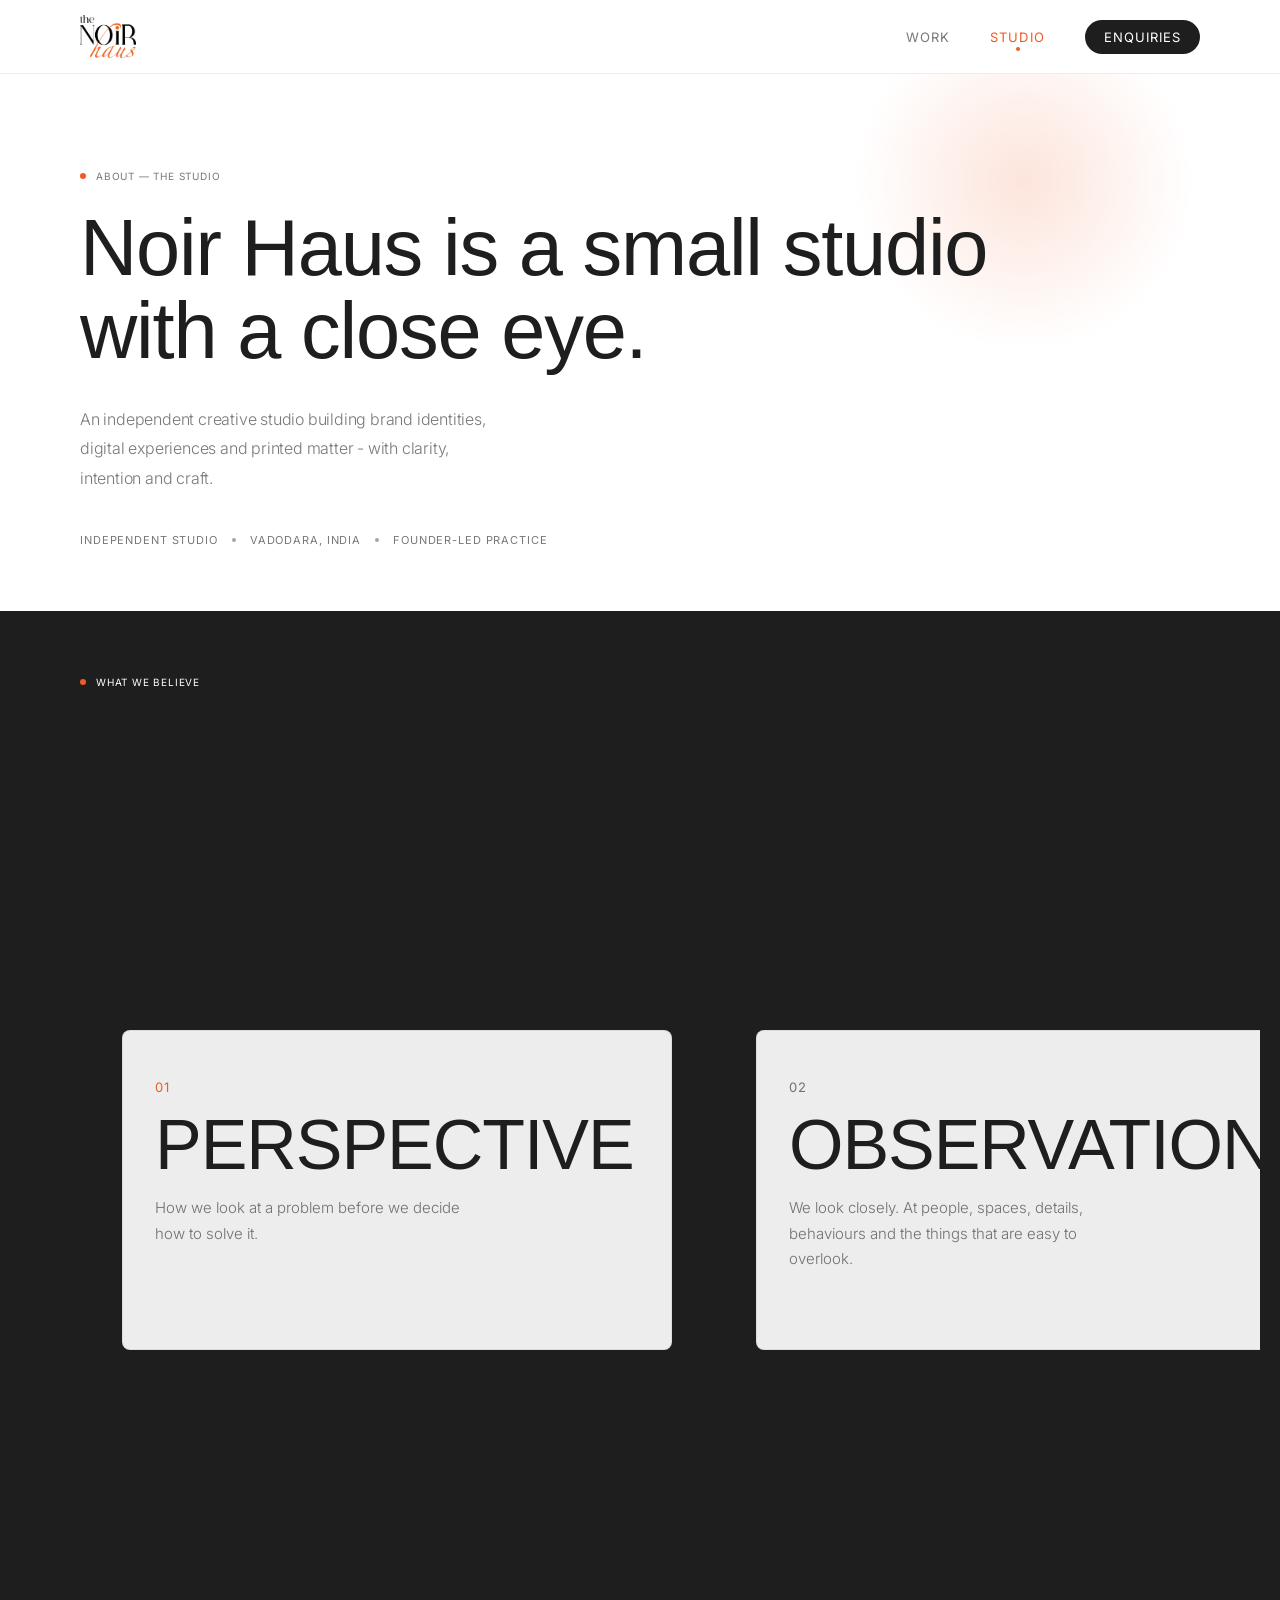
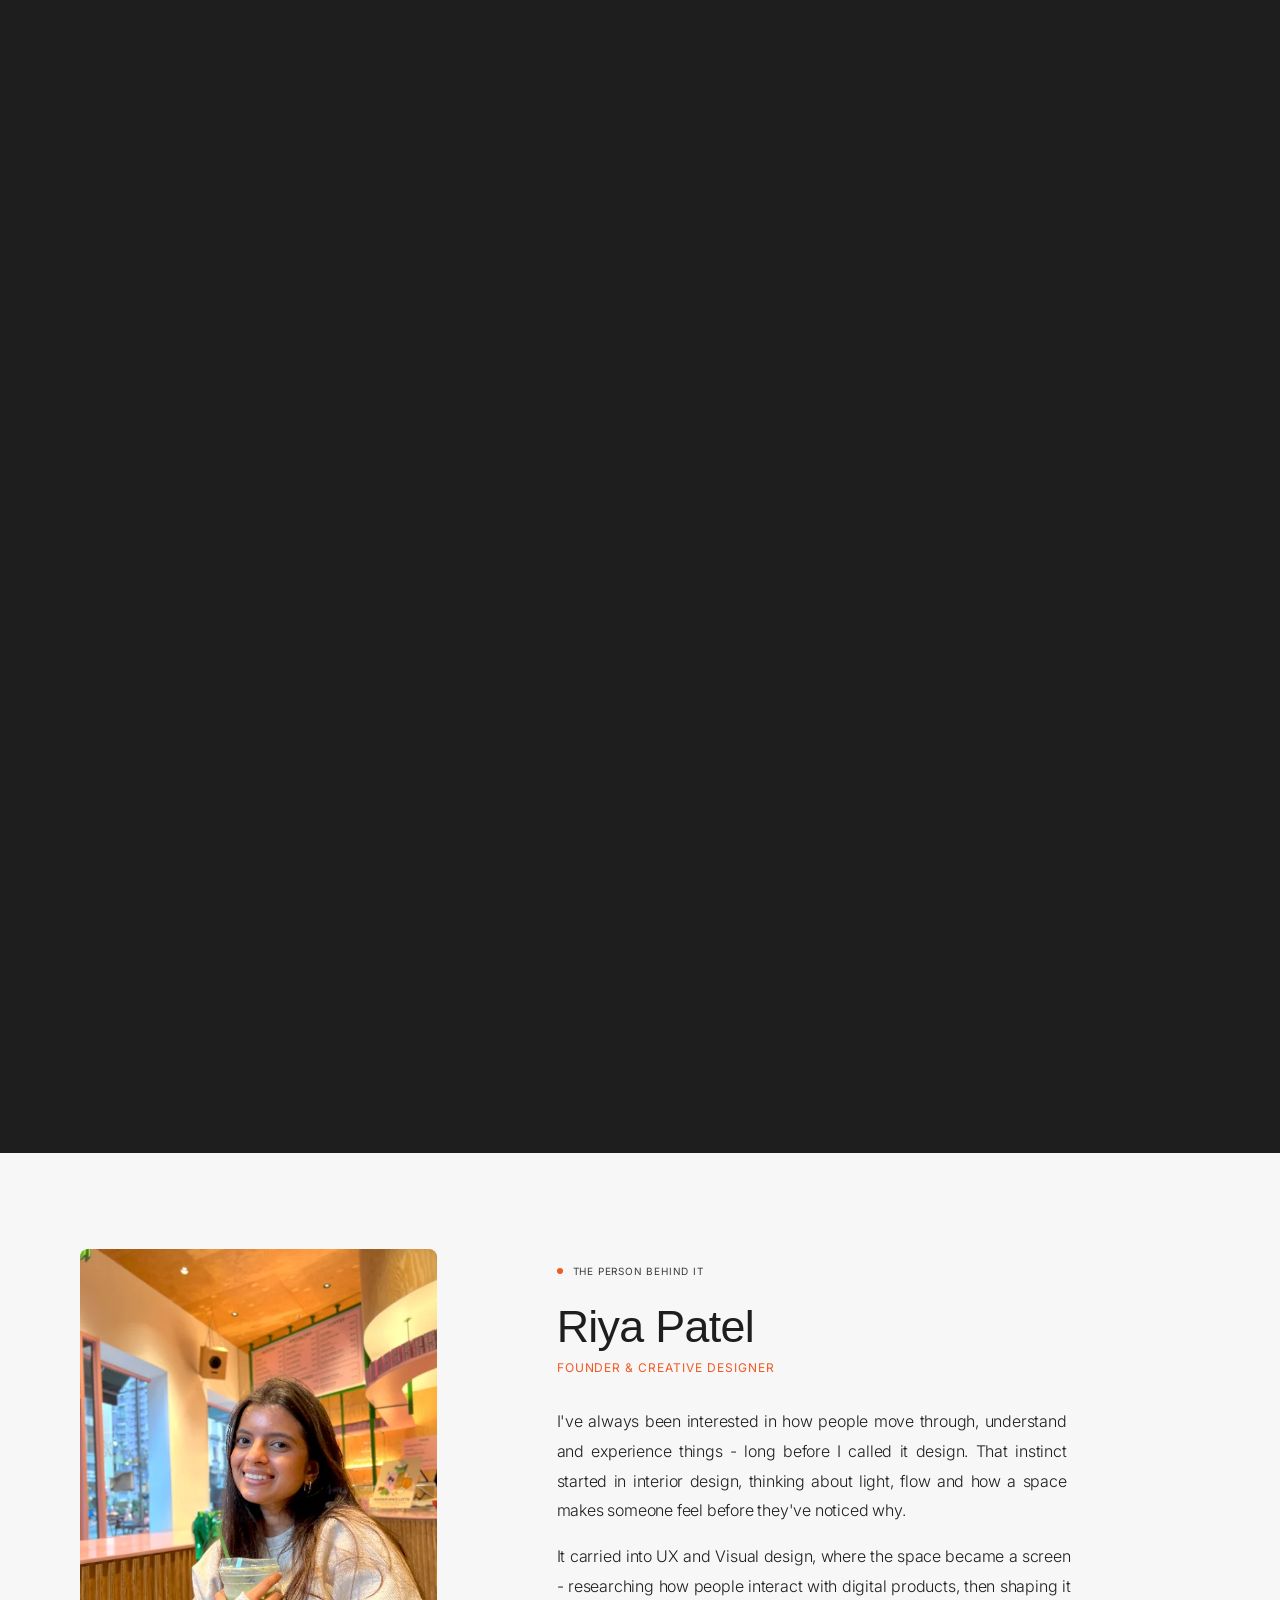
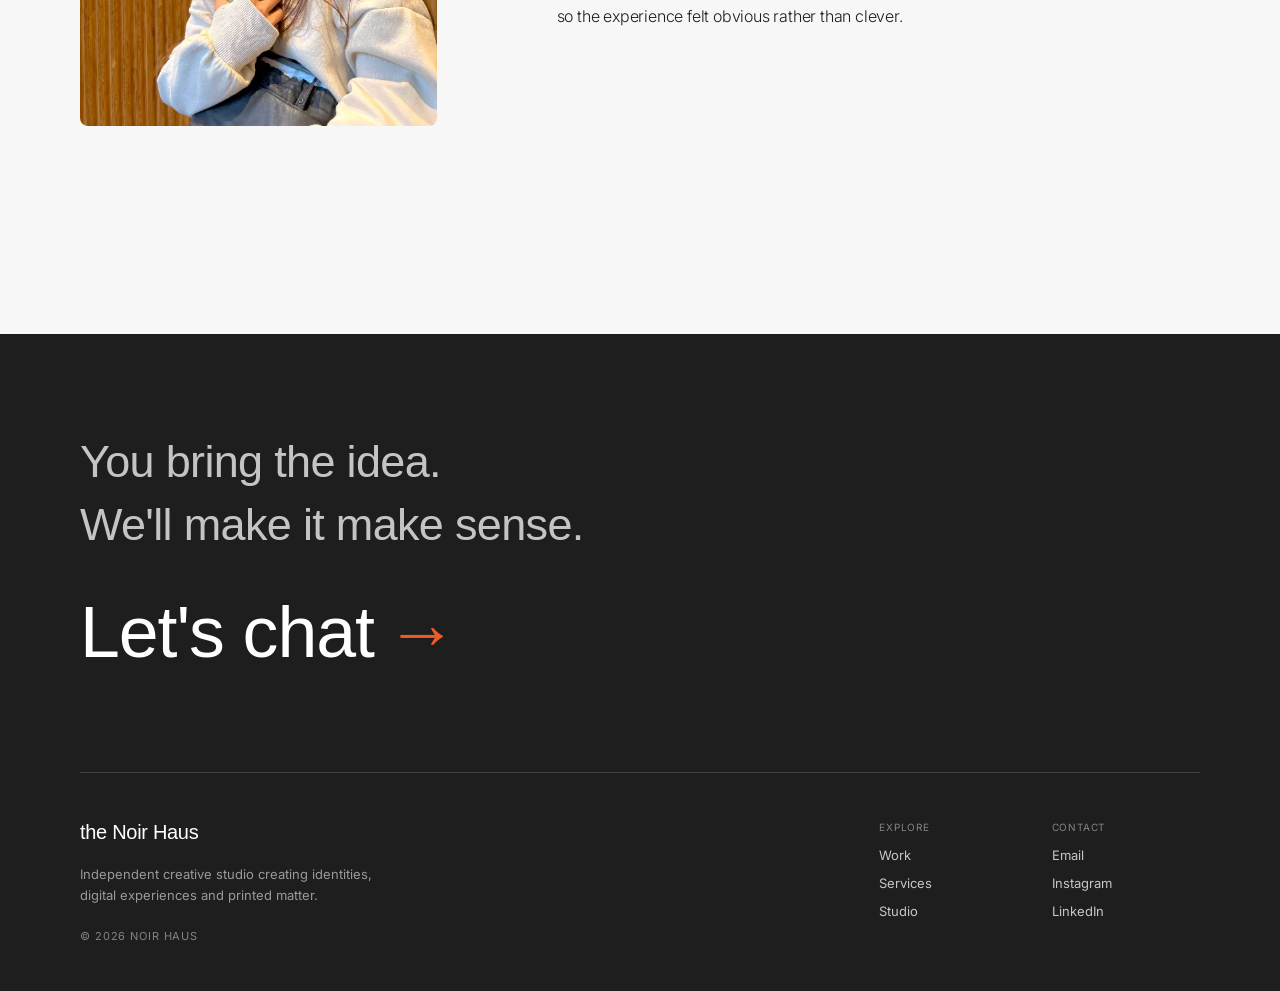
<file: project/Studio.html>
<!DOCTYPE html>
<html lang="en">
<head>
<meta charset="UTF-8">
<meta name="viewport" content="width=device-width, initial-scale=1">
<title>The Noir Haus — Studio</title>
<link rel="stylesheet" href="_ds/the-noir-haus-design-system-ba36cd91-7f9a-45d4-92bb-fae37fb37674/tokens/colors.css">
<link rel="stylesheet" href="_ds/the-noir-haus-design-system-ba36cd91-7f9a-45d4-92bb-fae37fb37674/tokens/typography.css">
<link rel="stylesheet" href="_ds/the-noir-haus-design-system-ba36cd91-7f9a-45d4-92bb-fae37fb37674/tokens/spacing.css">
<link rel="stylesheet" href="_ds/the-noir-haus-design-system-ba36cd91-7f9a-45d4-92bb-fae37fb37674/tokens/effects.css">
<style>
*{box-sizing:border-box;margin:0;padding:0}
html,body{background:var(--bg-page);color:var(--text-primary);font-family:var(--font-sans)}
body{min-height:100vh;position:relative;overflow-x:hidden}
a{color:inherit;text-decoration:none}
a:hover{color:var(--accent)}
.grid{display:grid;grid-template-columns:repeat(12,1fr);gap:var(--space-5);max-width:var(--container-max);width:100%;margin:0 auto;padding:0 60px;position:relative;z-index:1}
@keyframes reveal{from{opacity:0;transform:translateY(8px)}to{opacity:1;transform:translateY(0)}}
.reveal{opacity:0;animation:reveal .6s cubic-bezier(.16,.8,.24,1) forwards}
.io-fade{opacity:0;transform:translateY(8px);transition:opacity .6s cubic-bezier(.16,.8,.24,1),transform .6s cubic-bezier(.16,.8,.24,1)}
.io-fade.in-view{opacity:1;transform:translateY(0)}

header.site{padding:14px 0;border-bottom:1px solid var(--border-subtle);position:sticky;top:0;background:var(--bg-page);z-index:30;transform:translateY(0);transition:transform .5s cubic-bezier(.16,.8,.24,1)}
header.site.nav-hidden{transform:translateY(-100%)}
header.site .grid{align-items:center}
.logo{grid-column:1/5;display:flex;align-items:center}
.logo img{height:57px;width:auto;display:block}
nav.primary{grid-column:9/13;display:flex;align-items:center;justify-content:flex-end;gap:40px}
nav.primary a{position:relative;font-size:13px;font-weight:var(--fw-regular);letter-spacing:var(--ls-wide);text-transform:uppercase;color:var(--text-secondary);transition:color .5s cubic-bezier(.16,.8,.24,1)}
nav.primary a::after{content:"";position:absolute;left:0;right:0;bottom:-6px;width:4px;height:4px;margin:0 auto;border-radius:50%;background:var(--accent);opacity:0;transform:scale(.4);transition:opacity .5s cubic-bezier(.16,.8,.24,1),transform .5s cubic-bezier(.16,.8,.24,1)}
nav.primary a:hover,nav.primary a[aria-current]{color:var(--accent)}
nav.primary a[aria-current]::after{opacity:1;transform:scale(1)}
.nav-cta{border:1px solid var(--border-strong);padding:8px 18px;border-radius:240px;background:var(--noir-950);color:#fff!important;transition:background .5s cubic-bezier(.16,.8,.24,1)}
.nav-cta::after{display:none}
.nav-cta:hover{background:var(--accent);border-color:var(--accent);color:#fff!important}
.menu-toggle{display:none;grid-column:12/13;justify-self:end;width:32px;height:22px;position:relative;background:none;border:none;padding:0;cursor:pointer;z-index:21}
.menu-toggle span{position:absolute;left:6px;top:10px;width:20px;height:2px;background:var(--text-primary);transition:transform .35s cubic-bezier(.16,.8,.24,1),opacity .35s cubic-bezier(.16,.8,.24,1),background .35s}
.menu-toggle span::before,.menu-toggle span::after{content:"";position:absolute;left:0;height:2px;background:var(--text-primary);transition:transform .35s cubic-bezier(.16,.8,.24,1),width .35s,left .35s}
.menu-toggle span::before{top:-8px;width:26px;left:-4px}
.menu-toggle span::after{top:8px;width:16px;left:2px}
.menu-toggle.open span{background:transparent}
.menu-toggle.open span::before{top:0;left:-6px;width:24px;transform:rotate(45deg)}
.menu-toggle.open span::after{top:0;left:-6px;width:24px;transform:rotate(-45deg)}
.menu-toggle.open span::before,.menu-toggle.open span::after{background:var(--text-primary)}

section.st-open{position:relative;overflow:hidden;isolation:isolate;padding:var(--space-9) 0 var(--space-8)}
section.st-open::before{content:"";position:absolute;inset:0;z-index:-1;pointer-events:none;background:radial-gradient(circle 260px at var(--mx,80%) var(--my,20%),color-mix(in oklch,var(--accent) 16%,transparent) 0%,transparent 65%);transition:background-position .3s ease-out;-webkit-mask-image:linear-gradient(to bottom,#000 0,#000 calc(100% - 110px),transparent 100%);mask-image:linear-gradient(to bottom,#000 0,#000 calc(100% - 110px),transparent 100%)}
.st-open .grid{row-gap:var(--space-5)}
.st-eyebrow{grid-column:1/13;display:flex;align-items:center;gap:10px;font-size:10px;letter-spacing:var(--ls-wide);text-transform:uppercase;color:var(--text-secondary)}
.st-eyebrow .dot{width:6px;height:6px;border-radius:50%;background:var(--accent);flex:none}
.st-statement{grid-column:1/12;font-family:var(--font-display);font-weight:var(--fw-regular);font-size:clamp(2.6rem,6.2vw,5.2rem);line-height:1.05;letter-spacing:var(--ls-heading);color:var(--text-primary)}
.st-lede{grid-column:1/6;font-size:16px;font-weight:300;letter-spacing:-.2px;line-height:1.85;color:var(--text-secondary);max-width:42ch;margin-top:var(--space-2)}
.st-facts{grid-column:1/13;display:flex;align-items:center;gap:14px;font-size:11px;letter-spacing:var(--ls-wide);text-transform:uppercase;color:var(--text-secondary);margin-top:var(--space-4)}
.st-facts .sep{width:4px;height:4px;border-radius:50%;background:var(--border-strong);flex:none}

section.st-beliefs{padding:0;position:relative;z-index:1;background:var(--bg-surface);border-top:1px solid var(--border-subtle);border-bottom:1px solid var(--border-subtle)}
.st-label{grid-column:1/13;display:flex;align-items:center;gap:10px;font-size:10px;letter-spacing:var(--ls-wide);text-transform:uppercase;color:var(--text-secondary)}
.st-label .dot{width:6px;height:6px;border-radius:50%;background:var(--accent);flex:none}
.believe-head-grid{padding-top:var(--space-8)}
.believe-scroll{position:relative;height:400vh;margin-top:var(--space-8)}
.believe-pin{position:sticky;top:0;height:100vh;overflow:hidden;display:flex;flex-direction:column;align-items:center;justify-content:center}
.believe-stage{position:relative;width:100%;max-width:var(--container-max);margin:0 auto;padding:0 60px;box-sizing:border-box;overflow:hidden}
.believe-track{display:flex;width:auto;will-change:transform;justify-content:flex-start}
.believe-panel{flex:none;width:634px;height:321px;padding:0;display:flex;align-items:center;justify-content:center;box-sizing:border-box}
.believe-panel-inner{width:auto;max-width:none;margin:0;display:block}
.believe-content{display:flex;flex-direction:column;align-items:flex-start;gap:var(--space-4);padding:var(--space-7) var(--space-6);background:color-mix(in oklch,var(--noir-950) 4%,var(--bg-surface));border:1px solid var(--border-subtle);border-radius:8px}
.believe-num{font-size:13px;letter-spacing:var(--ls-wide);color:var(--text-secondary);transition:color .5s cubic-bezier(.16,.8,.24,1)}
.believe-panel.is-active .believe-num{color:var(--accent)}
.believe-word{font-family:var(--font-display);font-weight:var(--fw-regular);font-size:clamp(3rem,7vw,5.6rem);line-height:.98;letter-spacing:var(--ls-heading);color:var(--text-primary);text-transform:uppercase;margin:0}
.believe-line{font-size:15px;font-weight:300;line-height:1.7;color:var(--text-secondary);max-width:36ch}
.believe-rail-wrap{width:100%;padding:0 60px;margin-top:var(--space-5)}
.believe-rail{max-width:var(--container-max);margin:0 auto;height:1px;background:var(--border-default);position:relative}
.believe-rail-fill{display:block;width:100%;height:100%;background:var(--accent);transform:scaleX(0);transform-origin:left center}

section.st-founder{padding:var(--space-9) 0 var(--space-10);position:relative;z-index:1}
.founder-media{grid-column:1/5;align-self:start}
.founder-media img{display:block;width:100%;aspect-ratio:3/4;border-radius:8px;overflow:hidden;object-fit:cover}
.founder-copy{grid-column:6/13;padding-top:var(--space-4)}
.founder-name{font-family:var(--font-display);font-weight:var(--fw-regular);font-size:clamp(2rem,3.6vw,2.8rem);letter-spacing:var(--ls-heading);color:var(--text-primary);margin-top:var(--space-5)}
.founder-title{font-size:12px;letter-spacing:var(--ls-wide);text-transform:uppercase;color:var(--accent);margin-top:8px}
.founder-bio{margin-top:var(--space-6);max-width:56ch}
.founder-bio p{font-size:16px;font-weight:300;letter-spacing:-.2px;line-height:1.85;color:var(--text-secondary);margin-bottom:var(--space-4)}
.founder-journey{grid-column:1/13;margin-top:var(--space-6);position:relative}
.journey-head{margin-bottom:var(--space-5)}
.journey-visual{position:relative;width:100%;aspect-ratio:1200/320}
.journey-path{position:absolute;inset:0;z-index:0;pointer-events:none}
.journey-path>svg:first-child{width:100%;height:100%;display:block}
.journey-path-bg{fill:none;stroke:var(--border-strong);stroke-width:1.4;stroke-dasharray:1 5 2 7 1 4 3 6;stroke-linecap:round}
.journey-path-draw{fill:none;stroke:var(--accent);stroke-width:1.6;stroke-linecap:round;transition:stroke-dashoffset 1.6s cubic-bezier(.16,.8,.24,1)}
.journey-path-draw2{fill:none;stroke:var(--accent);stroke-width:1;opacity:.4;stroke-linecap:round;transition:stroke-dashoffset 1.6s cubic-bezier(.16,.8,.24,1)}
.journey-doodle{position:absolute;width:20px;height:20px;transform:translate(-50%,-50%);color:var(--text-secondary);opacity:.55}
.journey-rail{position:absolute;inset:0;z-index:1}
.journey-item{position:absolute;left:var(--jx);top:var(--jy);transform:translate(var(--ox,0%),var(--oy,0%));display:flex;flex-direction:column;align-items:flex-start;gap:6px;width:max-content;max-width:210px;transition:opacity .6s cubic-bezier(.16,.8,.24,1)}
.journey-marker{order:1}
.journey-text{order:2;display:flex;flex-direction:column;gap:6px}
.journey-item.is-above .journey-marker{order:2}
.journey-item.is-above .journey-text{order:1}
.journey-item.is-end{align-items:flex-end;text-align:right}
.journey-marker{display:flex;align-items:center;gap:6px}
.journey-item.is-end .journey-marker{flex-direction:row-reverse}
.journey-node{width:6px;height:6px;border-radius:50%;background:var(--accent);flex:none}
.journey-index{font-size:11px;letter-spacing:var(--ls-wide);color:var(--accent)}
.journey-icon{width:15px;height:15px;color:var(--text-secondary);flex:none}
.journey-year{font-size:11px;letter-spacing:var(--ls-wide);text-transform:uppercase;color:var(--text-secondary)}
.journey-title{font-family:var(--font-display);font-weight:var(--fw-regular);font-size:1.05rem;letter-spacing:var(--ls-heading);color:var(--noir-950);line-height:1.25}
.journey-org{font-size:12.5px;font-weight:300;color:var(--text-secondary)}

section.st-approach{padding:var(--space-9) 0 var(--space-10);position:relative;z-index:1;background:var(--bg-inverse);width:100vw;margin-left:calc(50% - 50vw)}
.st-approach .st-label{color:rgba(255,255,255,.6)}
.st-approach .st-label .dot{background:var(--accent)}
.approach-headline{grid-column:1/10;font-family:var(--font-display);font-weight:var(--fw-regular);font-size:clamp(2.4rem,5.4vw,4.6rem);line-height:var(--lh-tight);letter-spacing:var(--ls-heading);color:var(--text-on-dark);max-width:16ch;margin:var(--space-5) 0 var(--space-7)}
.approach-list{grid-column:1/13;border-top:1px solid rgba(255,255,255,.14)}
.approach-row{display:grid;grid-template-columns:64px minmax(0,1fr);gap:var(--space-5);align-items:baseline;padding:var(--space-5) 0;border-bottom:1px solid rgba(255,255,255,.14)}
.approach-num{font-size:12px;letter-spacing:var(--ls-wide);color:var(--accent)}
.approach-main{display:flex;flex-direction:column;gap:8px}
.approach-name{font-family:var(--font-display);font-weight:var(--fw-regular);font-size:clamp(1.3rem,3vw,2.2rem);letter-spacing:var(--ls-heading);color:var(--text-on-dark)}
.approach-desc{font-size:14px;font-weight:300;line-height:1.6;color:rgba(255,255,255,.6);max-width:52ch}

section.st-closing{padding:var(--space-10) 0 var(--space-9);position:relative;z-index:1}
.st-closing-text{grid-column:1/11;font-family:var(--font-display);font-weight:var(--fw-regular);font-size:clamp(2rem,4.4vw,3.4rem);line-height:1.2;letter-spacing:var(--ls-heading);color:var(--text-primary)}

.site-footer{background:var(--bg-inverse);width:100vw;margin-left:calc(50% - 50vw);position:relative;z-index:1;padding:var(--space-9) 0 var(--space-7);overflow:hidden}
.site-footer .grid{row-gap:0}
.ft-cta-row{grid-column:1/13;display:flex;justify-content:space-between;align-items:flex-end;gap:var(--space-6)}
.ft-cta{display:flex;align-items:baseline;gap:var(--space-3);width:fit-content;font-family:var(--font-display);font-weight:var(--fw-regular);letter-spacing:var(--ls-heading);font-size:clamp(2.6rem,5.6vw,4.8rem);color:var(--text-on-dark);transition:color .5s cubic-bezier(.16,.8,.24,1)}
.ft-cta .arrow{color:var(--accent);transition:transform .5s cubic-bezier(.16,.8,.24,1)}
.ft-cta:hover{color:var(--accent)}
.ft-cta:hover .arrow{transform:translateX(10px)}
.ft-cta:active{opacity:.8}
.ft-cta-sub{font-family:var(--font-display);font-weight:var(--fw-regular);font-size:clamp(1rem,1.6vw,1.3rem);line-height:1.4;letter-spacing:var(--ls-heading);color:rgba(255,255,255,.55);text-align:right;max-width:32ch}
.ft-divider{grid-column:1/13;border-top:1px solid rgba(255,255,255,.14);margin-top:var(--space-8)}
.ft-brand{grid-column:1/6;margin-top:var(--space-7);display:flex;flex-direction:column;gap:12px}
.ft-brand-name{font-family:var(--font-display);font-weight:var(--fw-regular);font-size:var(--fs-h4);letter-spacing:var(--ls-heading);color:var(--text-on-dark)}
.ft-brand-desc{font-size:13px;line-height:1.6;color:rgba(255,255,255,.55);max-width:38ch}
.ft-copy{font-size:11px;letter-spacing:var(--ls-wide);text-transform:uppercase;color:rgba(255,255,255,.45);margin-top:4px}
.ft-group{grid-column:span 3;margin-top:var(--space-7);display:flex;flex-direction:column;gap:12px}
.ft-explore{grid-column:7/10}
.ft-contact{grid-column:10/13}
.ft-group-label{font-size:10px;letter-spacing:var(--ls-wide);text-transform:uppercase;color:rgba(255,255,255,.45);margin-bottom:2px}
.ft-group a{font-size:13px;color:rgba(255,255,255,.75);transition:color .5s cubic-bezier(.16,.8,.24,1);width:fit-content}
.ft-group a:hover{color:var(--accent)}
@media (min-width:1025px){
.ft-cta-sub{text-align:left;font-size:45px}
.ft-cta{width:488px;height:152px;align-items:center}
.ft-brand{gap:20px}
.ft-br{display:inline}
}
.ft-br{display:none}
.scroll-top{position:fixed;right:24px;bottom:24px;width:48px;height:48px;border-radius:50%;background:var(--noir-950);border:1px solid var(--border-strong);color:#fff;display:flex;align-items:center;justify-content:center;cursor:pointer;z-index:40;opacity:0;visibility:hidden;transform:translateY(8px);transition:opacity .4s cubic-bezier(.16,.8,.24,1),transform .4s cubic-bezier(.16,.8,.24,1),background .4s cubic-bezier(.16,.8,.24,1)}
.scroll-top.visible{opacity:1;visibility:visible;transform:translateY(0)}
.scroll-top:hover{background:var(--accent);border-color:var(--accent)}
.scroll-top svg{width:18px;height:18px}

@media (max-width:1024px){
.grid{gap:var(--space-4)}
header.site{padding:var(--space-5) 0}
.logo{grid-column:1/6}
nav.primary{grid-column:6/13;gap:var(--space-5)}
nav.primary a{font-size:12px}
section.st-open{padding:var(--space-8) 0 var(--space-7)}
.st-statement{grid-column:1/13}
.st-lede{grid-column:1/9;max-width:none}
section.st-beliefs{padding:0}
.believe-head-grid{padding-top:var(--space-7)}
.believe-content{padding:var(--space-6) var(--space-5)}
.believe-word{font-size:clamp(2.6rem,8vw,4.4rem)}
.believe-line{font-size:14px;max-width:32ch}
section.st-founder{padding:var(--space-8) 0 var(--space-9)}
.founder-media{grid-column:1/6}
.founder-copy{grid-column:7/13}
.founder-journey{margin-top:var(--space-5)}
.journey-visual{aspect-ratio:1200/380}
.journey-item{max-width:160px}
.journey-title{font-size:.92rem}
.journey-org{font-size:11.5px}
section.st-approach,section.st-closing{padding:var(--space-8) 0 var(--space-9)}
.approach-headline{grid-column:1/13;max-width:18ch}
.st-closing-text{grid-column:1/13}
.site-footer{padding:var(--space-8) 0 var(--space-6)}
.ft-cta-row{flex-direction:column;align-items:flex-start;gap:var(--space-4)}
.ft-cta-sub{text-align:left;max-width:60%;box-sizing:border-box;font-size:32px}
.ft-cta{width:fit-content;white-space:nowrap;font-size:clamp(40px,8.8vw,88px)}
.ft-brand{display:contents}
.ft-brand-name{grid-column:1/13;margin-top:var(--space-6);order:1;font-size:clamp(22px,3.4vw,28px)}
.ft-brand-desc{grid-column:1/13;order:2}
.ft-copy{grid-column:1/13;order:5;margin-top:var(--space-6)}
.ft-group-label{font-size:clamp(11px,1.5vw,13px)}
.ft-group a{font-size:clamp(15px,2vw,18px)}
.ft-explore{grid-column:1/7;margin-top:var(--space-6);order:3}
.ft-contact{grid-column:7/13;margin-top:var(--space-6);order:4}
}

@media (max-width:640px){
:root{--mx:88%;--my:30%}
.grid{gap:0;padding:0 var(--space-5)}
header.site{padding:var(--space-5) 0}
.logo{grid-column:1/9}
.logo img{height:35px}
.menu-toggle{display:block}
body.menu-open{overflow:hidden}
nav.primary{position:fixed;top:0;left:0;right:0;height:66.67vh;z-index:20;background:#fff;display:flex;flex-direction:column;justify-content:center;align-items:flex-start;gap:0;padding:32px;visibility:hidden;opacity:0;transform:translateY(-12px);box-shadow:0 40px 80px -20px rgba(30,30,30,.35);transition:opacity .5s cubic-bezier(.16,.8,.24,1),transform .5s cubic-bezier(.16,.8,.24,1),visibility 0s linear .5s}
nav.primary.open{visibility:visible;opacity:1;transform:translateY(0);transition:opacity .5s cubic-bezier(.16,.8,.24,1),transform .5s cubic-bezier(.16,.8,.24,1)}
nav.primary a{color:var(--text-primary);font-size:32px;text-transform:none;letter-spacing:0;font-family:var(--font-display);padding:14px 0;width:100%;border-bottom:1px solid var(--border-subtle)}
nav.primary a:not(.nav-cta)::after{left:auto;right:0;bottom:auto;top:50%;transform:translateY(-50%) scale(.4);margin:0}
nav.primary a[aria-current]:not(.nav-cta)::after{opacity:1;transform:translateY(-50%) scale(1)}
nav.primary a:not(.nav-cta):hover::after,nav.primary a:not(.nav-cta):active::after{opacity:1;transform:translateY(-50%) scale(1)}
.nav-cta{margin-top:24px;background:none;border:1px solid var(--border-strong);border-radius:240px;padding:12px 28px;width:auto;text-align:center;font-size:14px!important;color:var(--text-primary)!important}
.nav-cta:hover{background:var(--accent);border-color:var(--accent)}
section.st-open{padding:var(--space-7) 0 var(--space-6)}
.st-statement{font-size:clamp(2.1rem,9.5vw,2.8rem)}
.st-lede{grid-column:1/13;font-size:var(--fs-body)}
.st-facts{flex-wrap:wrap}
section.st-beliefs{padding:0}
.believe-head-grid{padding-top:var(--space-6)}
.believe-scroll{height:auto;margin-top:var(--space-5)}
.believe-pin{position:static;height:auto;display:block;padding-bottom:var(--space-8)}
.believe-stage{overflow:visible}
.believe-stage{padding:0 var(--space-5)}
.believe-track{display:flex;flex-direction:column;width:auto;transform:none!important;gap:var(--space-6)}
.believe-panel{width:100%;height:auto;padding:0}
.believe-panel[style]{width:100%!important;height:auto!important}
.believe-content{padding:var(--space-6) var(--space-5)}
.believe-content[style]{width:100%!important;height:auto!important;box-sizing:border-box}
.believe-word{font-size:clamp(2.2rem,12vw,2.8rem)}
.believe-word[style]{font-size:clamp(2.2rem,12vw,2.8rem)!important}
.believe-line{max-width:none;font-size:14px}
.believe-rail-wrap{display:none}
.founder-bio p[style]{width:100%!important;height:auto!important;max-width:100%}
section.st-founder{padding:var(--space-7) 0 var(--space-8)}
.founder-media{grid-column:1/13;max-width:280px}
.founder-copy{grid-column:1/13;padding-top:var(--space-6)}
.founder-journey{margin-top:var(--space-5)}
.journey-head{margin-bottom:var(--space-4)}
.journey-visual{aspect-ratio:auto;height:auto}
.journey-path{display:none}
.journey-rail{position:relative;display:flex;flex-direction:column;gap:0;padding-left:var(--space-5)}
.journey-rail::before{content:"";position:absolute;left:3px;top:6px;bottom:6px;border-left:1px dashed var(--border-strong)}
.journey-item,.journey-item.is-above,.journey-item.is-end{position:static;left:auto;top:auto;transform:none!important;flex-direction:column;align-items:flex-start;text-align:left;width:100%;max-width:none;margin-bottom:var(--space-6)}
.journey-item.is-above .journey-marker,.journey-item.is-above .journey-text{order:initial}
.journey-item.is-end .journey-marker{flex-direction:row}
.journey-item:last-child{margin-bottom:0}
.journey-marker{position:relative;left:calc(-1*var(--space-5) - 3px)}
section.st-approach{padding:var(--space-7) 0 var(--space-8)}
.approach-headline{font-size:clamp(2rem,10vw,2.8rem);max-width:none;margin:var(--space-4) 0 var(--space-6)}
.approach-row{grid-template-columns:36px minmax(0,1fr);padding:var(--space-4) 0}
.approach-name{font-size:1.4rem}
section.st-closing{padding:var(--space-7) 0 var(--space-6)}
.st-closing-text{font-size:clamp(1.6rem,7.5vw,2.2rem)}
.site-footer{padding:var(--space-7) 0 var(--space-6)}
.ft-cta-sub{font-size:20px;max-width:none}
.ft-divider{margin-top:var(--space-6)}
.ft-brand{margin-top:var(--space-6);gap:10px}
.ft-brand-name{font-size:clamp(20px,5vw,24px)}
.ft-brand-desc{font-size:clamp(13px,3.4vw,14px)}
.ft-copy{padding-bottom:45px;font-size:11px;margin-top:var(--space-5)}
.ft-group-label{font-size:11px}
.ft-group a{font-size:clamp(14px,3.6vw,16px)}
.ft-explore,.ft-contact{grid-column:1/13;margin-top:var(--space-5)}
.scroll-top{right:16px;bottom:16px;width:44px;height:44px}
}
</style>
</head>
<body>
<header class="site">
<div class="grid">
<a class="logo" href="index.html" aria-label="The Noir Haus" style="height:45px"><img src="./asset-1-3000-msk4z5c7-dc0f.png" alt="The Noir Haus" style="width:56px;height:43px"></a>
<button class="menu-toggle" aria-label="Menu" aria-expanded="false"><span></span><span></span></button>
<nav class="primary">
<a href="Work.html">Work</a>
<a href="Studio.html" aria-current="page">Studio</a>
<a class="nav-cta" href="Enquire.dc.html">Enquiries</a>
</nav>
</div>
</header>

<section class="st-open">
<div class="grid">
<div class="st-eyebrow reveal" style="animation-delay:.1s"><span class="dot"></span>About — The Studio</div>
<h1 class="st-statement reveal" style="animation-delay:.15s">Noir Haus is a small studio with a close eye.</h1>
<p class="st-lede reveal" style="animation-delay:.22s">An independent creative studio building brand identities, digital experiences and printed matter - with clarity, intention and craft.</p>
<div class="st-facts reveal" style="animation-delay:.28s"><span>Independent studio</span><span class="sep"></span><span>Vadodara, India</span><span class="sep"></span><span>Founder-led practice</span></div>
</div>
</section>

<section class="st-beliefs" id="beliefs" style="background-color: var(--noir-950)">
<div class="grid believe-head-grid"><div class="st-label io-fade" style="color: var(--bg-page)"><span class="dot"></span>What We Believe</div></div>
<div class="believe-scroll"><div class="believe-pin">
<div class="believe-stage"><div class="believe-track">
<div class="believe-panel" style="width: 634px; height: 321px"><div class="believe-panel-inner"><div class="believe-content" style="width: 550px; height: 320px">
<span class="believe-num">01</span>
<h3 class="believe-word" style="font-size: 70px">Perspective</h3>
<p class="believe-line">How we look at a problem before we decide how to solve it.</p>
</div></div></div>
<div class="believe-panel" style="width: 634px; height: 321px"><div class="believe-panel-inner"><div class="believe-content" style="width: 550px; height: 320px">
<span class="believe-num">02</span>
<h3 class="believe-word" style="font-size: 70px">Observation</h3>
<p class="believe-line">We look closely. At people, spaces, details, behaviours and the things that are easy to overlook.</p>
</div></div></div>
<div class="believe-panel" style="width: 634px; height: 321px"><div class="believe-panel-inner"><div class="believe-content" style="width: 550px; height: 320px">
<span class="believe-num">03</span>
<h3 class="believe-word" style="font-size: 70px">Intuition</h3>
<p class="believe-line">Not everything needs an explanation. Sometimes the right direction is something you recognise before you can articulate it.</p>
</div></div></div>
<div class="believe-panel" style="width: 634px; height: 321px"><div class="believe-panel-inner"><div class="believe-content" style="width: 550px; height: 320px">
<span class="believe-num">04</span>
<h3 class="believe-word" style="font-size: 70px">Narrative</h3>
<p class="believe-line">Every identity has something to say. We find the story behind an idea and give it something people can feel.</p>
</div></div></div>
<div class="believe-panel" style="width: 634px; height: 321px"><div class="believe-panel-inner"><div class="believe-content" style="width: 550px; height: 320px">
<span class="believe-num">05</span>
<h3 class="believe-word" style="font-size: 70px">Craft</h3>
<p class="believe-line">We refine every decision until the whole feels intentional.</p>
</div></div></div>
</div></div>
<div class="believe-rail-wrap"><div class="believe-rail"><span class="believe-rail-fill"></span></div></div>
</div></div>
</section>

<section class="st-founder" id="founder" style="background-color: var(--noir-100)">
<div class="grid">
<div class="founder-media io-fade"><img src="founder-photo.webp" alt="Riya Patel — portrait"></div>
<div class="founder-copy io-fade">
<div class="st-label" style="color: var(--noir-700)"><span class="dot"></span>The Person Behind It</div>
<h2 class="founder-name" style="color: var(--noir-950)">Riya Patel</h2>
<p class="founder-title">Founder &amp; Creative Designer</p>
<div class="founder-bio">
<p style="text-align: justify; width: 510px; height: 119px; color: var(--noir-950)">I've always been interested in how people move through, understand and experience things - long before I called it design. That instinct started in interior design, thinking about light, flow and how a space makes someone feel before they've noticed why.</p>
<p style="text-align: justify; width: 514px; height: 90px; color: var(--noir-950)">It carried into UX and Visual design, where the space became a screen - researching how people interact with digital products, then shaping it so the experience felt obvious rather than clever.</p>
</div>
</div>
<div class="founder-journey io-fade" id="journey">
<div class="journey-head"></div>
</div>
</div>
</section>

<footer class="site-footer">
<div class="grid">
<div class="ft-cta-row">
<p class="ft-cta-sub" style="color: #FFFFFFBD">You bring the idea.<br>We'll make it make sense.</p>
</div>
<a class="ft-cta" href="mailto:thenoirhaus@outlook.in" target="_blank" rel="noopener noreferrer">Let's chat<span class="arrow">→</span></a>
<div class="ft-divider"></div>
<div class="ft-brand">
<p class="ft-brand-name">the Noir Haus</p>
<p class="ft-brand-desc">Independent creative studio creating identities, digital experiences and printed matter.</p>
<p class="ft-copy">© 2026 Noir Haus</p>
</div>
<nav class="ft-group ft-explore">
<p class="ft-group-label">Explore</p>
<a href="Work.html">Work</a><a href="index.html#services">Services</a><a href="Studio.html">Studio</a>
</nav>
<nav class="ft-group ft-contact">
<p class="ft-group-label">Contact</p>
<a href="mailto:thenoirhaus@outlook.in" target="_blank" rel="noopener noreferrer">Email</a><a href="https://www.instagram.com/thenoirhaus/" target="_blank" rel="noopener noreferrer">Instagram</a><a href="https://www.linkedin.com/in/riya-patel-103ab422a/" target="_blank" rel="noopener noreferrer">LinkedIn</a>
</nav>
</div>
</footer>

<button class="scroll-top" aria-label="Scroll to top"><svg viewBox="0 0 24 24" fill="none" stroke="currentColor" stroke-width="1.5" stroke-linecap="round" stroke-linejoin="round"><line x1="12" y1="19" x2="12" y2="5"></line><polyline points="5 12 12 5 19 12"></polyline></svg></button>
<script>
const __mt=document.querySelector('.menu-toggle');if(__mt)__mt.addEventListener('click',function(){const n=document.querySelector('nav.primary');const open=n.classList.toggle('open');this.classList.toggle('open',open);this.setAttribute('aria-expanded',open);document.body.classList.toggle('menu-open',open)});
const __header=document.querySelector('header.site');
let __lastY=window.scrollY,__navTicking=false;
function __navScroll(){
if(!__header){__navTicking=false;return}
__navTicking=false;
const y=window.scrollY;
const delta=y-__lastY;
if(y<=8){__header.classList.remove('nav-hidden')}
else if(delta>24){__header.classList.add('nav-hidden');__lastY=y}
else if(delta<-90){__header.classList.remove('nav-hidden');__lastY=y}
}
window.addEventListener('scroll',()=>{if(!__navTicking){__navTicking=true;requestAnimationFrame(__navScroll)}},{passive:true});
__navScroll();
const __openEl=document.querySelector('section.st-open');
document.addEventListener('mousemove',e=>{if(window.innerWidth<=640||!__openEl)return;const r=__openEl.getBoundingClientRect();__openEl.style.setProperty('--mx',((e.clientX-r.left)/r.width*100)+'%');__openEl.style.setProperty('--my',((e.clientY-r.top)/r.height*100)+'%')});
const __io=new IntersectionObserver(es=>es.forEach(e=>{if(e.isIntersecting)e.target.classList.add('in-view')}),{threshold:.2});
document.querySelectorAll('.io-fade').forEach(el=>__io.observe(el));
(function(){
const draw=document.getElementById('journeyDraw'),draw2=document.getElementById('journeyDraw2');
if(!draw)return;
[draw,draw2].forEach(p=>{if(!p)return;const len=p.getTotalLength();p.style.strokeDasharray=len;p.style.strokeDashoffset=len});
const items=document.querySelectorAll('.journey-item');
items.forEach((el,i)=>{el.style.opacity='0';el.style.transitionDelay=(i*0.12)+'s'});
const jio=new IntersectionObserver(es=>es.forEach(e=>{if(e.isIntersecting){[draw,draw2].forEach(p=>{if(p)p.style.strokeDashoffset='0'});items.forEach(el=>el.style.opacity='1');jio.disconnect()}}),{threshold:.3});
const journeyEl=document.getElementById('journey');
if(journeyEl)jio.observe(journeyEl);
})();
const __bl=document.querySelector('section.st-beliefs');
if(__bl){
const __blScroll=__bl.querySelector('.believe-scroll'),__blPin=__bl.querySelector('.believe-pin'),__blTrack=__bl.querySelector('.believe-track'),__blFill=__bl.querySelector('.believe-rail-fill');
const __blPanels=[...__bl.querySelectorAll('.believe-panel')];
const __blClamp=v=>v<0?0:v>1?1:v;
let __blTick=false;
function __blRender(){
__blTick=false;
if(window.innerWidth<=640||!__blTrack)return;
const r=__blScroll.getBoundingClientRect();
const span=Math.max(1,__blScroll.offsetHeight-__blPin.offsetHeight);
const p=__blClamp(-r.top/span);
const n=__blPanels.length;
__blTrack.style.transform='translateX('+(-p*(n-1)*634).toFixed(1)+'px)';
if(__blFill)__blFill.style.transform='scaleX('+p.toFixed(4)+')';
const active=Math.round(p*(n-1));
__blPanels.forEach((pnl,i)=>pnl.classList.toggle('is-active',i===active));
}
window.addEventListener('scroll',()=>{if(!__blTick){__blTick=true;requestAnimationFrame(__blRender)}},{passive:true});
window.addEventListener('resize',__blRender);
__blRender();
}
const __st=document.querySelector('.scroll-top');if(__st){__st.addEventListener('click',()=>window.scrollTo({top:0,behavior:'smooth'}));let __stTick=false;function __stCheck(){__stTick=false;__st.classList.toggle('visible',window.scrollY>window.innerHeight*.6)}window.addEventListener('scroll',()=>{if(!__stTick){__stTick=true;requestAnimationFrame(__stCheck)}},{passive:true});__stCheck()}
</script>
</body>
</html>
</file>
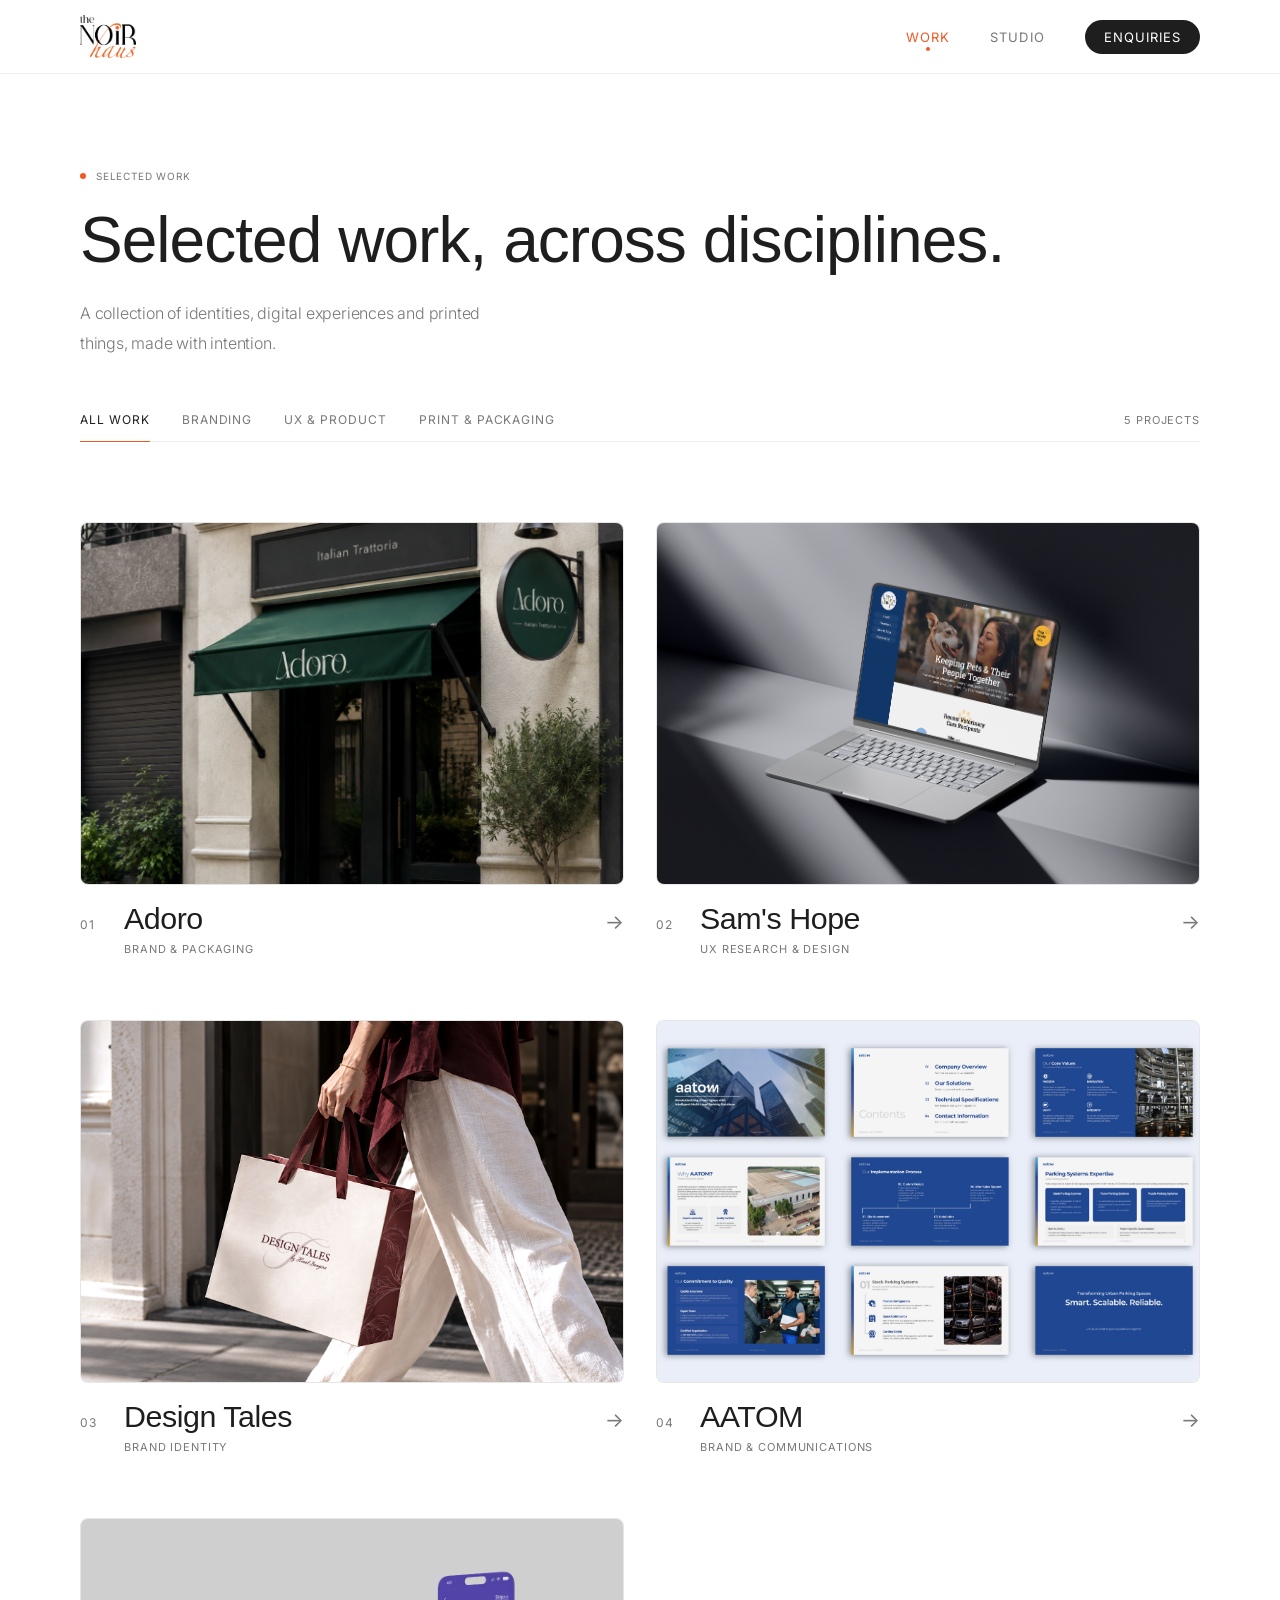
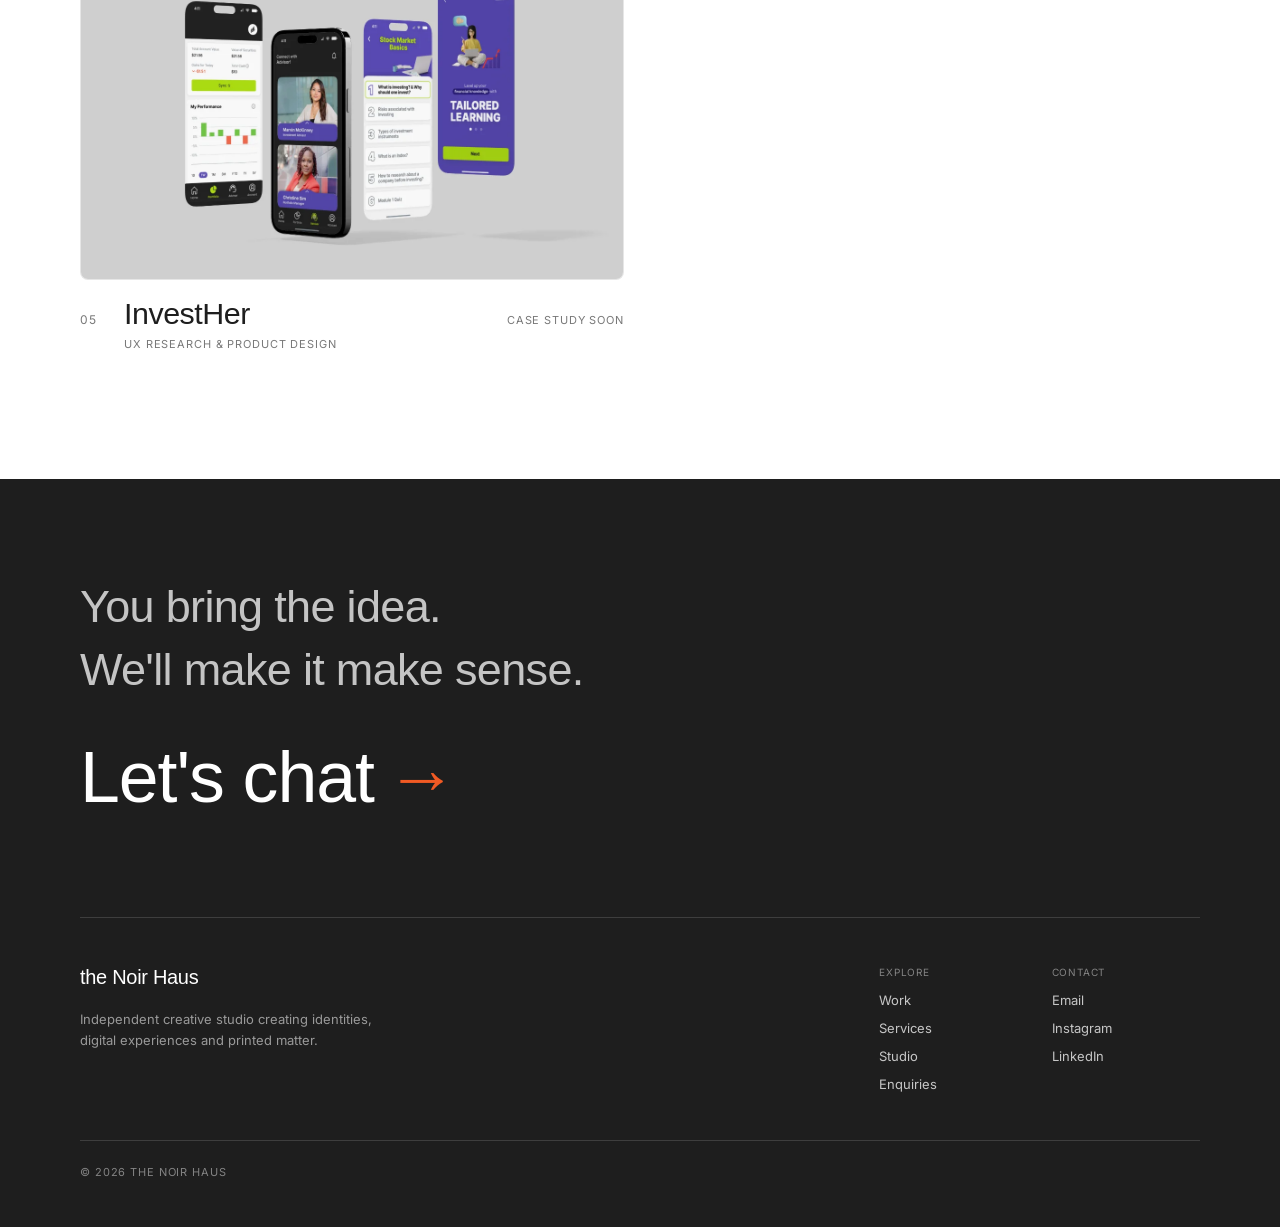
<file: project/Work.html>
<!DOCTYPE html>
<html lang="en">
<head>
<meta charset="UTF-8">
<meta name="viewport" content="width=device-width, initial-scale=1">
<title>The Noir Haus — Work</title>
<link rel="stylesheet" href="_ds/the-noir-haus-design-system-ba36cd91-7f9a-45d4-92bb-fae37fb37674/tokens/colors.css">
<link rel="stylesheet" href="_ds/the-noir-haus-design-system-ba36cd91-7f9a-45d4-92bb-fae37fb37674/tokens/typography.css">
<link rel="stylesheet" href="_ds/the-noir-haus-design-system-ba36cd91-7f9a-45d4-92bb-fae37fb37674/tokens/spacing.css">
<link rel="stylesheet" href="_ds/the-noir-haus-design-system-ba36cd91-7f9a-45d4-92bb-fae37fb37674/tokens/effects.css">
<style>

*{box-sizing:border-box;margin:0;padding:0}
html,body{background:var(--bg-page);color:var(--text-primary);font-family:var(--font-sans)}
body{min-height:100vh;position:relative;overflow-x:hidden}
a{color:inherit;text-decoration:none}
a:hover{color:var(--accent)}
.grid{display:grid;grid-template-columns:repeat(12,1fr);gap:var(--space-5);max-width:var(--container-max);width:100%;margin:0 auto;padding:0 60px;position:relative;z-index:1}
@keyframes reveal{from{opacity:0;transform:translateY(8px)}to{opacity:1;transform:translateY(0)}}
.reveal{opacity:0;animation:reveal .6s cubic-bezier(.16,.8,.24,1) forwards}
.io-fade{opacity:0;transform:translateY(8px);transition:opacity .6s cubic-bezier(.16,.8,.24,1),transform .6s cubic-bezier(.16,.8,.24,1)}
.io-fade.in-view{opacity:1;transform:translateY(0)}

header.site{padding:14px 0;border-bottom:1px solid var(--border-subtle);position:sticky;top:0;background:var(--bg-page);z-index:30;transform:translateY(0);transition:transform .5s cubic-bezier(.16,.8,.24,1)}
header.site.nav-hidden{transform:translateY(-100%)}
header.site .grid{align-items:center}
.logo{grid-column:1/5;display:flex;align-items:center}
.logo img{height:57px;width:auto;display:block}
nav.primary{grid-column:9/13;display:flex;align-items:center;justify-content:flex-end;gap:40px}
nav.primary a{position:relative;font-size:13px;font-weight:var(--fw-regular);letter-spacing:var(--ls-wide);text-transform:uppercase;color:var(--text-secondary);transition:color .5s cubic-bezier(.16,.8,.24,1)}
nav.primary a::after{content:"";position:absolute;left:0;right:0;bottom:-6px;width:4px;height:4px;margin:0 auto;border-radius:50%;background:var(--accent);opacity:0;transform:scale(.4);transition:opacity .5s cubic-bezier(.16,.8,.24,1),transform .5s cubic-bezier(.16,.8,.24,1)}
nav.primary a:hover,nav.primary a[aria-current]{color:var(--accent)}
nav.primary a[aria-current]::after{opacity:1;transform:scale(1)}
.nav-cta{border:1px solid var(--border-strong);padding:8px 18px;border-radius:240px;background:var(--noir-950);color:#fff!important;transition:background .5s cubic-bezier(.16,.8,.24,1)}
.nav-cta::after{display:none}
.nav-cta:hover{background:var(--accent);border-color:var(--accent);color:#fff!important}
.menu-toggle{display:none;grid-column:12/13;justify-self:end;width:32px;height:22px;position:relative;background:none;border:none;padding:0;cursor:pointer;z-index:21}
.menu-toggle span{position:absolute;left:6px;top:10px;width:20px;height:2px;background:var(--text-primary);transition:transform .35s cubic-bezier(.16,.8,.24,1),opacity .35s cubic-bezier(.16,.8,.24,1),background .35s}
.menu-toggle span::before,.menu-toggle span::after{content:"";position:absolute;left:0;height:2px;background:var(--text-primary);transition:transform .35s cubic-bezier(.16,.8,.24,1),width .35s,left .35s}
.menu-toggle span::before{top:-8px;width:26px;left:-4px}
.menu-toggle span::after{top:8px;width:16px;left:2px}
.menu-toggle.open span{background:transparent}
.menu-toggle.open span::before{top:0;left:-6px;width:24px;transform:rotate(45deg)}
.menu-toggle.open span::after{top:0;left:-6px;width:24px;transform:rotate(-45deg)}
.menu-toggle.open span::before,.menu-toggle.open span::after{background:var(--text-primary)}




.site-footer{background:var(--bg-inverse);width:100vw;margin-left:calc(50% - 50vw);position:relative;z-index:1;padding:var(--space-9) 0 var(--space-7);overflow:hidden}
.site-footer .grid{row-gap:0}
.ft-cta-row{grid-column:1/13;display:flex;justify-content:space-between;align-items:flex-end;gap:var(--space-6)}
.ft-cta{display:flex;align-items:baseline;gap:var(--space-3);width:fit-content;font-family:var(--font-display);font-weight:var(--fw-regular);letter-spacing:var(--ls-heading);font-size:clamp(2.6rem,5.6vw,4.8rem);color:var(--text-on-dark);transition:color .5s cubic-bezier(.16,.8,.24,1)}
.ft-cta .arrow{color:var(--accent);transition:transform .5s cubic-bezier(.16,.8,.24,1)}
.ft-cta:hover{color:var(--accent)}
.ft-cta:hover .arrow{transform:translateX(10px)}
.ft-cta:active{opacity:.8}
.ft-cta-sub{font-family:var(--font-display);font-weight:var(--fw-regular);font-size:clamp(1rem,1.6vw,1.3rem);line-height:1.4;letter-spacing:var(--ls-heading);color:rgba(255,255,255,.55);text-align:right;max-width:32ch}
.ft-divider{grid-column:1/13;border-top:1px solid rgba(255,255,255,.14);margin-top:var(--space-8)}
.ft-brand{grid-column:1/6;margin-top:var(--space-7);display:flex;flex-direction:column;gap:12px}
.ft-brand-name{font-family:var(--font-display);font-weight:var(--fw-regular);font-size:var(--fs-h4);letter-spacing:var(--ls-heading);color:var(--text-on-dark)}
.ft-brand-desc{font-size:13px;line-height:1.6;color:rgba(255,255,255,.55);max-width:38ch}
.ft-copy{font-size:11px;letter-spacing:var(--ls-wide);text-transform:uppercase;color:rgba(255,255,255,.45);margin-top:4px}
.ft-group{grid-column:span 3;margin-top:var(--space-7);display:flex;flex-direction:column;gap:12px}
.ft-explore{grid-column:7/10}
.ft-contact{grid-column:10/13}
.ft-group-label{font-size:10px;letter-spacing:var(--ls-wide);text-transform:uppercase;color:rgba(255,255,255,.45);margin-bottom:2px}
.ft-group a{font-size:13px;color:rgba(255,255,255,.75);transition:color .5s cubic-bezier(.16,.8,.24,1);width:fit-content}
.ft-group a:hover{color:var(--accent)}
@media (min-width:1025px){
.ft-cta-sub{text-align:left;font-size:45px}
.ft-cta{width:488px;height:152px;align-items:center}
.ft-brand{gap:20px}
.ft-br{display:inline}
}
.ft-br{display:none}
.scroll-top{position:fixed;right:24px;bottom:24px;width:48px;height:48px;border-radius:50%;background:var(--noir-950);border:1px solid var(--border-strong);color:#fff;display:flex;align-items:center;justify-content:center;cursor:pointer;z-index:40;opacity:0;visibility:hidden;transform:translateY(8px);transition:opacity .4s cubic-bezier(.16,.8,.24,1),transform .4s cubic-bezier(.16,.8,.24,1),background .4s cubic-bezier(.16,.8,.24,1)}
.scroll-top.visible{opacity:1;visibility:visible;transform:translateY(0)}
.scroll-top:hover{background:var(--accent);border-color:var(--accent)}
.scroll-top svg{width:18px;height:18px}

@media (max-width:1024px){
.grid{gap:var(--space-4)}
header.site{padding:var(--space-5) 0}
.logo{grid-column:1/6}
nav.primary{grid-column:6/13;gap:var(--space-5)}
nav.primary a{font-size:12px}
.site-footer{padding:var(--space-8) 0 var(--space-6)}
.ft-cta-row{flex-direction:column;align-items:flex-start;gap:var(--space-4)}
.ft-cta-sub{text-align:left;max-width:60%;box-sizing:border-box;font-size:32px}
.ft-cta{width:fit-content;white-space:nowrap;font-size:clamp(40px,8.8vw,88px)}
.ft-brand{display:contents}
.ft-brand-name{grid-column:1/13;margin-top:var(--space-6);order:1;font-size:clamp(22px,3.4vw,28px)}
.ft-brand-desc{grid-column:1/13;order:2}
.ft-copy{grid-column:1/13;order:5;margin-top:var(--space-6)}
.ft-group-label{font-size:clamp(11px,1.5vw,13px)}
.ft-group a{font-size:clamp(15px,2vw,18px)}
.ft-explore{grid-column:1/7;margin-top:var(--space-6);order:3}
.ft-contact{grid-column:7/13;margin-top:var(--space-6);order:4}
}

@media (max-width:640px){
.grid{gap:0;padding:0 var(--space-5)}
header.site{padding:var(--space-5) 0}
.logo{grid-column:1/9}
.logo img{height:35px}
.menu-toggle{display:block}
body.menu-open{overflow:hidden}
body.menu-open header.site,body.menu-open header.site.nav-hidden{transform:none!important}
body.menu-open header.site{z-index:25}
nav.primary{position:fixed;top:0;left:0;right:0;height:66.67vh;z-index:20;background:#fff;display:flex;flex-direction:column;justify-content:center;align-items:flex-start;gap:0;padding:32px;visibility:hidden;opacity:0;transform:translateY(-12px);box-shadow:0 40px 80px -20px rgba(30,30,30,.35);transition:opacity .5s cubic-bezier(.16,.8,.24,1),transform .5s cubic-bezier(.16,.8,.24,1),visibility 0s linear .5s}
nav.primary.open{visibility:visible;opacity:1;transform:translateY(0);transition:opacity .5s cubic-bezier(.16,.8,.24,1),transform .5s cubic-bezier(.16,.8,.24,1)}
nav.primary a{color:var(--text-primary);font-size:32px;text-transform:none;letter-spacing:0;font-family:var(--font-display);padding:14px 0;width:100%;border-bottom:1px solid var(--border-subtle);opacity:0;transform:translateY(16px);transition:opacity .5s cubic-bezier(.16,.8,.24,1),transform .5s cubic-bezier(.16,.8,.24,1)}
nav.primary.open a{opacity:1;transform:translateY(0)}
nav.primary.open a:nth-child(1){transition-delay:.08s}
nav.primary.open a:nth-child(2){transition-delay:.15s}
nav.primary.open a:nth-child(3){transition-delay:.22s}
.nav-cta{margin-top:24px;background:none;border:1px solid var(--border-strong);border-radius:240px;padding:12px 28px;width:auto;text-align:center;font-size:14px!important;color:var(--text-primary)!important}
.nav-cta:hover,.nav-cta:active{background:var(--accent);border-color:var(--accent)}
nav.primary a:not(.nav-cta)::after{left:auto;right:0;bottom:auto;top:50%;transform:translateY(-50%) scale(.4);margin:0}
nav.primary a:not(.nav-cta):hover,nav.primary a:not(.nav-cta):active{color:var(--accent)}
nav.primary a:not(.nav-cta):hover::after,nav.primary a:not(.nav-cta):active::after{opacity:1;transform:translateY(-50%) scale(1)}
nav.primary a[aria-current]:not(.nav-cta){color:var(--accent)}
nav.primary a[aria-current]:not(.nav-cta)::after{opacity:1;transform:translateY(-50%) scale(1)}
.site-footer{padding:var(--space-7) 0 var(--space-6)}
.ft-cta-sub{font-size:20px;max-width:none}
.ft-divider{margin-top:var(--space-6)}
.ft-brand{margin-top:var(--space-6);gap:10px}
.ft-brand-name{font-size:clamp(20px,5vw,24px)}
.ft-brand-desc{font-size:clamp(13px,3.4vw,14px)}
.ft-copy{padding-bottom:45px;font-size:11px;margin-top:var(--space-5)}
.ft-group-label{font-size:11px}
.ft-group a{font-size:clamp(14px,3.6vw,16px)}
.ft-explore,.ft-contact{grid-column:1/13;margin-top:var(--space-5)}
.scroll-top{right:16px;bottom:16px;width:44px;height:44px}
}


.wk-intro{padding:var(--space-9) 0 var(--space-6)}
.wk-intro .grid{row-gap:var(--space-5)}
.wk-eyebrow{grid-column:1/13;display:flex;align-items:center;gap:10px;font-size:10px;letter-spacing:var(--ls-wide);text-transform:uppercase;color:var(--text-secondary)}
.wk-eyebrow .dot{width:6px;height:6px;border-radius:50%;background:var(--accent);flex:none}
.wk-title{grid-column:1/11;font-family:var(--font-display);font-weight:var(--fw-regular);font-size:clamp(2.4rem,5vw,4.2rem);line-height:1.08;letter-spacing:var(--ls-heading)}
.wk-lede{grid-column:1/7;font-size:16px;font-weight:300;letter-spacing:-.2px;line-height:1.85;color:var(--text-secondary);max-width:44ch}
.wk-bar{grid-column:1/13;display:flex;align-items:center;justify-content:space-between;gap:var(--space-4);border-bottom:1px solid var(--border-subtle);margin-top:var(--space-4)}
.wk-filters{display:flex;flex-wrap:wrap;gap:var(--space-2) var(--space-6)}
.wk-filters button{font:inherit;position:relative;background:none;border:0;padding:14px 0;cursor:pointer;font-size:12px;letter-spacing:var(--ls-wide);text-transform:uppercase;color:var(--text-secondary);transition:color .5s cubic-bezier(.16,.8,.24,1)}
.wk-filters button::after{content:"";position:absolute;left:0;right:0;bottom:-1px;height:1px;background:var(--accent);transform:scaleX(0);transform-origin:left;transition:transform .5s cubic-bezier(.16,.8,.24,1)}
.wk-filters button:hover{color:var(--accent)}
.wk-filters button[aria-pressed="true"]{color:var(--text-primary)}
.wk-filters button[aria-pressed="true"]::after{transform:scaleX(1)}
.wk-filters button:focus-visible,.card:focus-visible{outline:2px solid var(--accent);outline-offset:4px;border-radius:4px}
.wk-count{font-size:11px;letter-spacing:var(--ls-wide);text-transform:uppercase;color:var(--text-secondary);white-space:nowrap}
section.wk-list{padding:var(--space-7) 0 var(--space-10);min-height:70vh}
.wk-grid{grid-column:1/13;display:grid;grid-template-columns:repeat(2,minmax(0,1fr));gap:var(--space-8) var(--space-6);transition:opacity .18s ease}
.wk-grid.out{opacity:0}
.card{display:flex;flex-direction:column;gap:var(--space-4);min-width:0;opacity:0;animation:reveal .6s cubic-bezier(.16,.8,.24,1) forwards;animation-delay:calc(var(--i)*70ms)}
.card-media{aspect-ratio:3/2;border-radius:8px;overflow:hidden;background:var(--bg-surface);border:1px solid var(--border-subtle)}
.card-media img{width:100%;height:100%;object-fit:cover;display:block;transition:transform .9s cubic-bezier(.16,.8,.24,1)}
a.card:hover .card-media img{transform:scale(1.03)}
.card-meta{display:grid;grid-template-columns:32px minmax(0,1fr) auto;align-items:baseline;gap:var(--space-3)}
.card-idx{font-size:12px;letter-spacing:var(--ls-wide);color:var(--text-secondary)}
.card-name{font-family:var(--font-display);font-weight:var(--fw-regular);font-size:clamp(1.4rem,2.4vw,1.9rem);letter-spacing:var(--ls-heading);line-height:1.15;transition:font-weight .4s cubic-bezier(.16,.8,.24,1)}
.card-cat{display:block;margin-top:6px;font-size:11px;letter-spacing:var(--ls-wide);text-transform:uppercase;color:var(--text-secondary)}
.card-arrow{font-size:20px;color:var(--text-secondary);transition:transform .5s cubic-bezier(.16,.8,.24,1),color .5s cubic-bezier(.16,.8,.24,1)}
a.card:hover,a.card:focus-visible{color:var(--text-primary)}a.card:hover .card-name,a.card:focus-visible .card-name{font-weight:600;color:var(--text-primary)}a.card:hover .card-arrow,a.card:focus-visible .card-arrow{color:var(--accent)}
a.card:hover .card-arrow{transform:translateX(6px)}
.card-soon{font-size:11px;letter-spacing:var(--ls-wide);text-transform:uppercase;color:var(--text-secondary)}
@media(max-width:1024px){.wk-intro{padding:var(--space-8) 0 var(--space-5)}.wk-title{grid-column:1/13}.wk-lede{grid-column:1/10;max-width:none}.wk-grid{gap:var(--space-7) var(--space-5)}}
@media(max-width:640px){.wk-intro{padding:var(--space-7) 0 var(--space-4)}.wk-lede{grid-column:1/13;font-size:var(--fs-body)}.wk-bar{flex-direction:column;align-items:flex-start;gap:0}.wk-count{padding:var(--space-3) 0}.wk-filters{gap:0 var(--space-5)}.wk-grid{grid-template-columns:minmax(0,1fr);gap:var(--space-7)}section.wk-list{padding:var(--space-6) 0 var(--space-9)}}
@media(prefers-reduced-motion:reduce){.card{animation:none;opacity:1}}

.scroll-top .st-ring{position:absolute;inset:-1px;width:calc(100% + 2px);height:calc(100% + 2px);transform:rotate(-90deg);pointer-events:none;overflow:visible}.st-ring circle{fill:none;stroke-width:1.5}.st-t{stroke:rgba(255,255,255,.16)}.st-p{stroke:rgba(255,255,255,.85);stroke-linecap:round;stroke-dasharray:146.08;stroke-dashoffset:146.08;transition:stroke-dashoffset .2s linear}.scroll-top:hover .st-p{stroke:#fff}@media (prefers-reduced-motion:reduce){.st-p{transition:none}}
.ft-divider-b{margin-top:var(--space-7)}.ft-copy{grid-column:1/13;margin-top:var(--space-5)}
@media (max-width:1024px){.ft-divider-b{order:5;margin-top:var(--space-6)}.ft-copy{order:6;margin-top:var(--space-5)}}
</style>
</head>
<body>
<header class="site">
<div class="grid">
<a class="logo" href="index.html" aria-label="The Noir Haus" style="height:45px"><img src="./asset-1-3000-msk4z5c7-dc0f.png" alt="The Noir Haus" style="width:56px;height:43px"></a>
<button class="menu-toggle" aria-label="Menu" aria-expanded="false"><span></span><span></span></button>
<nav class="primary">
<a href="Work.html" aria-current="page">Work</a>
<a href="Studio.html">Studio</a>
<a class="nav-cta" href="Enquire.dc.html">Enquiries</a>
</nav>
</div>
</header>
<section class="wk-intro"><div class="grid">
<div class="wk-eyebrow reveal" style="animation-delay:.1s"><span class="dot"></span>Selected Work</div>
<h1 class="wk-title reveal" style="animation-delay:.15s">Selected work, across disciplines.</h1>
<p class="wk-lede reveal" style="animation-delay:.22s">A collection of identities, digital experiences and printed things, made with intention.</p>
<div class="wk-bar reveal" style="animation-delay:.28s"><div class="wk-filters" id="filters" role="group" aria-label="Filter projects by category"></div><span class="wk-count" id="count" aria-live="polite"></span></div>
</div></section>
<section class="wk-list"><div class="grid"><div class="wk-grid" id="grid"></div></div></section>
<footer class="site-footer">
<div class="grid">
<div class="ft-cta-row">
<p class="ft-cta-sub" style="color: #FFFFFFBD">You bring the idea.<br>We'll make it make sense.</p>
</div>
<a class="ft-cta" href="mailto:thenoirhaus@outlook.in" target="_blank" rel="noopener noreferrer">Let's chat<span class="arrow">→</span></a>
<div class="ft-divider"></div>
<div class="ft-brand">
<p class="ft-brand-name">the Noir Haus</p>
<p class="ft-brand-desc">Independent creative studio creating identities, digital experiences and printed matter.</p>
</div>
<nav class="ft-group ft-explore">
<p class="ft-group-label">Explore</p>
<a href="Work.html">Work</a><a href="index.html#services">Services</a><a href="Studio.html">Studio</a><a href="Enquire.dc.html">Enquiries</a>
</nav>
<nav class="ft-group ft-contact">
<p class="ft-group-label">Contact</p>
<a href="mailto:thenoirhaus@outlook.in" target="_blank" rel="noopener noreferrer">Email</a><a href="https://www.instagram.com/thenoirhaus/" target="_blank" rel="noopener noreferrer">Instagram</a><a href="https://www.linkedin.com/in/riya-patel-103ab422a/" target="_blank" rel="noopener noreferrer">LinkedIn</a>
</nav>
<div class="ft-divider ft-divider-b"></div>
<p class="ft-copy">© 2026 The Noir Haus</p>
</div>
</footer>
<button class="scroll-top" aria-label="Scroll to top"><svg class="st-ring" viewBox="0 0 48 48" aria-hidden="true"><circle class="st-t" cx="24" cy="24" r="23.25"></circle><circle class="st-p" cx="24" cy="24" r="23.25"></circle></svg><svg viewBox="0 0 24 24" fill="none" stroke="currentColor" stroke-width="1.5" stroke-linecap="round" stroke-linejoin="round"><line x1="12" y1="19" x2="12" y2="5"></line><polyline points="5 12 12 5 19 12"></polyline></svg></button>
<script>
const __mt=document.querySelector('.menu-toggle');if(__mt)__mt.addEventListener('click',function(){const n=document.querySelector('nav.primary');const open=n.classList.toggle('open');this.classList.toggle('open',open);this.setAttribute('aria-expanded',open);document.body.classList.toggle('menu-open',open)});document.querySelectorAll('nav.primary a').forEach(a=>a.addEventListener('click',()=>{const n=document.querySelector('nav.primary'),t=document.querySelector('.menu-toggle');if(!n||!n.classList.contains('open'))return;n.classList.remove('open');if(t){t.classList.remove('open');t.setAttribute('aria-expanded','false')}document.body.classList.remove('menu-open')}));
const __header=document.querySelector('header.site');
let __lastY=window.scrollY,__navTicking=false;
function __navScroll(){
if(!__header){__navTicking=false;return}
__navTicking=false;
const y=window.scrollY;
const delta=y-__lastY;
if(y<=8){__header.classList.remove('nav-hidden')}
else if(delta>24){__header.classList.add('nav-hidden');__lastY=y}
else if(delta<-90){__header.classList.remove('nav-hidden');__lastY=y}
}
window.addEventListener('scroll',()=>{if(!__navTicking){__navTicking=true;requestAnimationFrame(__navScroll)}},{passive:true});
__navScroll();
const __st=document.querySelector('.scroll-top');if(__st){__st.addEventListener('click',()=>window.scrollTo({top:0,behavior:'smooth'}));let __stTick=false;function __stCheck(){__stTick=false;__st.classList.toggle('visible',window.scrollY>window.innerHeight*.6)}window.addEventListener('scroll',()=>{if(!__stTick){__stTick=true;requestAnimationFrame(__stCheck)}},{passive:true});__stCheck()}

const CATS=["Branding","UX & Product","Print & Packaging"];
const PROJECTS=[
{title:"Adoro",category:"Brand & Packaging",image:"assets/adoro/storefront.jpg",alt:"Adoro storefront",href:"Adoro.dc.html",cats:["Branding","Print & Packaging"]},
{title:"Sam's Hope",category:"UX Research & Design",image:"assets/samshope/macbook.png",alt:"Sam's Hope website on a laptop",href:"Sam's Hope.dc.html",cats:["UX & Product"]},
{title:"Design Tales",category:"Brand Identity",image:"assets/designtales/bag-v3.png",alt:"Design Tales branded bag",href:"Design Tales.dc.html",cats:["Branding"]},
{title:"AATOM",category:"Brand & Communications",image:"assets/aatom/presentation-3200.jpg",alt:"AATOM company presentation slides",href:"AATOM - Project Page.dc.html",cats:["Branding"]},
{title:"InvestHer",category:"UX Research & Product Design",image:"assets/investher/cover.webp",alt:"InvestHer cover",href:"",cats:["UX & Product"]}
];
const grid=document.getElementById("grid"),bar=document.getElementById("filters"),count=document.getElementById("count");
const esc=t=>t.replace(/&/g,"&amp;").replace(/</g,"&lt;").replace(/"/g,"&quot;");
let cur="All Work";
bar.innerHTML=["All Work",...CATS].map(c=>'<button type="button" aria-pressed="'+(c===cur)+'" data-f="'+esc(c)+'">'+esc(c)+'</button>').join("");
function render(){const list=PROJECTS.map((p,i)=>({p,n:String(i+1).padStart(2,"0")})).filter(x=>cur==="All Work"||x.p.cats.includes(cur));
grid.innerHTML=list.map((x,i)=>{const p=x.p,tag=p.href?"a":"div",h=p.href?' href="'+esc(p.href)+'" aria-label="View '+esc(p.title)+'"':"";
return '<'+tag+' class="card"'+h+' style="--i:'+i+'"><div class="card-media"><img src="'+p.image+'" alt="'+esc(p.alt)+'" loading="lazy"></div><div class="card-meta"><span class="card-idx">'+x.n+'</span><div><span class="card-name">'+esc(p.title)+'</span><span class="card-cat">'+esc(p.category)+'</span></div>'+(p.href?'<span class="card-arrow" aria-hidden="true">→</span>':'<span class="card-soon">Case study soon</span>')+'</div></'+tag+'>'}).join("");
count.textContent=list.length+(list.length===1?" project":" projects")}
bar.addEventListener("click",e=>{const b=e.target.closest("button");if(!b||b.dataset.f===cur)return;cur=b.dataset.f;bar.querySelectorAll("button").forEach(x=>x.setAttribute("aria-pressed",x===b));grid.classList.add("out");setTimeout(()=>{render();grid.classList.remove("out")},180)});
render();
</script>
<script>(function(){const b=document.querySelector(".scroll-top"),p=b&&b.querySelector(".st-p");if(!p)return;let q=false;function u(){q=false;const m=document.documentElement.scrollHeight-innerHeight,r=m>0?Math.min(1,Math.max(0,scrollY/m)):0;p.style.strokeDashoffset=(146.08*(1-r)).toFixed(2)}addEventListener("scroll",()=>{if(!q){q=true;requestAnimationFrame(u)}},{passive:true});addEventListener("resize",u);u()})();</script>
</body>
</html>
</file>
<file: project/_ds/the-noir-haus-design-system-ba36cd91-7f9a-45d4-92bb-fae37fb37674/tokens/colors.css>
:root{
--noir-950:#1e1e1e;
--noir-700:#3b3b3b;
--noir-400:#8a8a8a;
--noir-100:#f7f7f7;
--noir-0:#ffffff;
--accent-500:#f15a24;
--accent-600:#d64a17;
--accent-100:#fdece3;
--noir-4:rgba(30,30,30,.04);
--noir-8:rgba(30,30,30,.08);
--noir-16:rgba(30,30,30,.16);
--noir-40:rgba(30,30,30,.4);
--noir-60:rgba(30,30,30,.6);
--noir-83:rgba(30,30,30,.83);
--bg-page:var(--noir-0);
--bg-surface:var(--noir-100);
--bg-inverse:var(--noir-950);
--text-primary:var(--noir-950);
--text-secondary:var(--noir-60);
--text-muted:var(--noir-40);
--text-on-dark:var(--noir-0);
--text-on-accent:var(--noir-0);
--border-subtle:var(--noir-8);
--border-default:var(--noir-16);
--border-strong:var(--noir-40);
--accent:var(--accent-500);
--accent-hover:var(--accent-600);
--accent-tint:var(--accent-100);
--focus-ring:rgba(241,90,36,.35);
}
</file>
<file: project/_ds/the-noir-haus-design-system-ba36cd91-7f9a-45d4-92bb-fae37fb37674/tokens/typography.css>
@import url('https://fonts.googleapis.com/css2?family=Inter:wght@400..700&display=swap');
@import url('https://api.fontshare.com/v2/css?f[]=clash-grotesk@600,700&display=swap');
:root{
--font-sans:"Inter",ui-sans-serif,-apple-system,BlinkMacSystemFont,"Segoe UI",sans-serif;
--font-display:"Clash Grotesk",ui-sans-serif,-apple-system,BlinkMacSystemFont,"Segoe UI",sans-serif; /* @kind font */
--fw-display-semibold:600; /* @kind other */
--fw-regular:400; /* @kind other */
--fw-medium:500; /* @kind other */
--fw-semibold:600; /* @kind other */
--fw-bold:700; /* @kind other */
--fs-display:4.5rem; /* @kind font */
--fs-h1:2.5rem; /* @kind font */
--fs-h2:2rem; /* @kind font */
--fs-h3:1.5rem; /* @kind font */
--fs-h4:1.25rem; /* @kind font */
--fs-body-lg:1.125rem; /* @kind font */
--fs-body:1rem; /* @kind font */
--fs-small:.875rem; /* @kind font */
--fs-caption:.8125rem; /* @kind font */
--lh-tight:1.05; /* @kind other */
--lh-snug:1.25; /* @kind other */
--lh-normal:1.5; /* @kind other */
--lh-relaxed:1.65; /* @kind other */
--ls-display:-0.03em; /* @kind other */
--ls-heading:-0.015em; /* @kind other */
--ls-normal:-0.006em; /* @kind other */
--ls-wide:.08em; /* @kind other */
--ls-caption:.065em; /* @kind other */
}
</file>
<file: project/_ds/the-noir-haus-design-system-ba36cd91-7f9a-45d4-92bb-fae37fb37674/tokens/spacing.css>
:root{
--space-1:4px;
--space-2:8px;
--space-3:12px;
--space-4:16px;
--space-5:24px;
--space-6:32px;
--space-7:48px;
--space-8:64px;
--space-9:96px;
--space-10:128px;
--space-11:160px;
--container-max:1240px;
--container-pad:24px;
}
</file>
<file: project/_ds/the-noir-haus-design-system-ba36cd91-7f9a-45d4-92bb-fae37fb37674/tokens/effects.css>
:root{
--radius-none:0px;
--radius-sm:2px;
--radius-md:4px;
--radius-lg:8px;
--radius-xl:12px;
--radius-pill:9999px;
--shadow-none:none;
--shadow-sm:0 1px 2px rgba(30,30,30,.06);
--shadow-md:0 8px 24px rgba(30,30,30,.08);
--shadow-lg:0 24px 64px rgba(30,30,30,.14);
--shadow-inset-dark:rgba(255,255,255,.12) 0 .5px 0 0 inset,rgba(0,0,0,.4) 0 0 0 .5px inset;
--ease-standard:cubic-bezier(.4,0,.2,1); /* @kind other */
--duration-fast:120ms; /* @kind other */
--duration-normal:200ms; /* @kind other */
}
</file>
